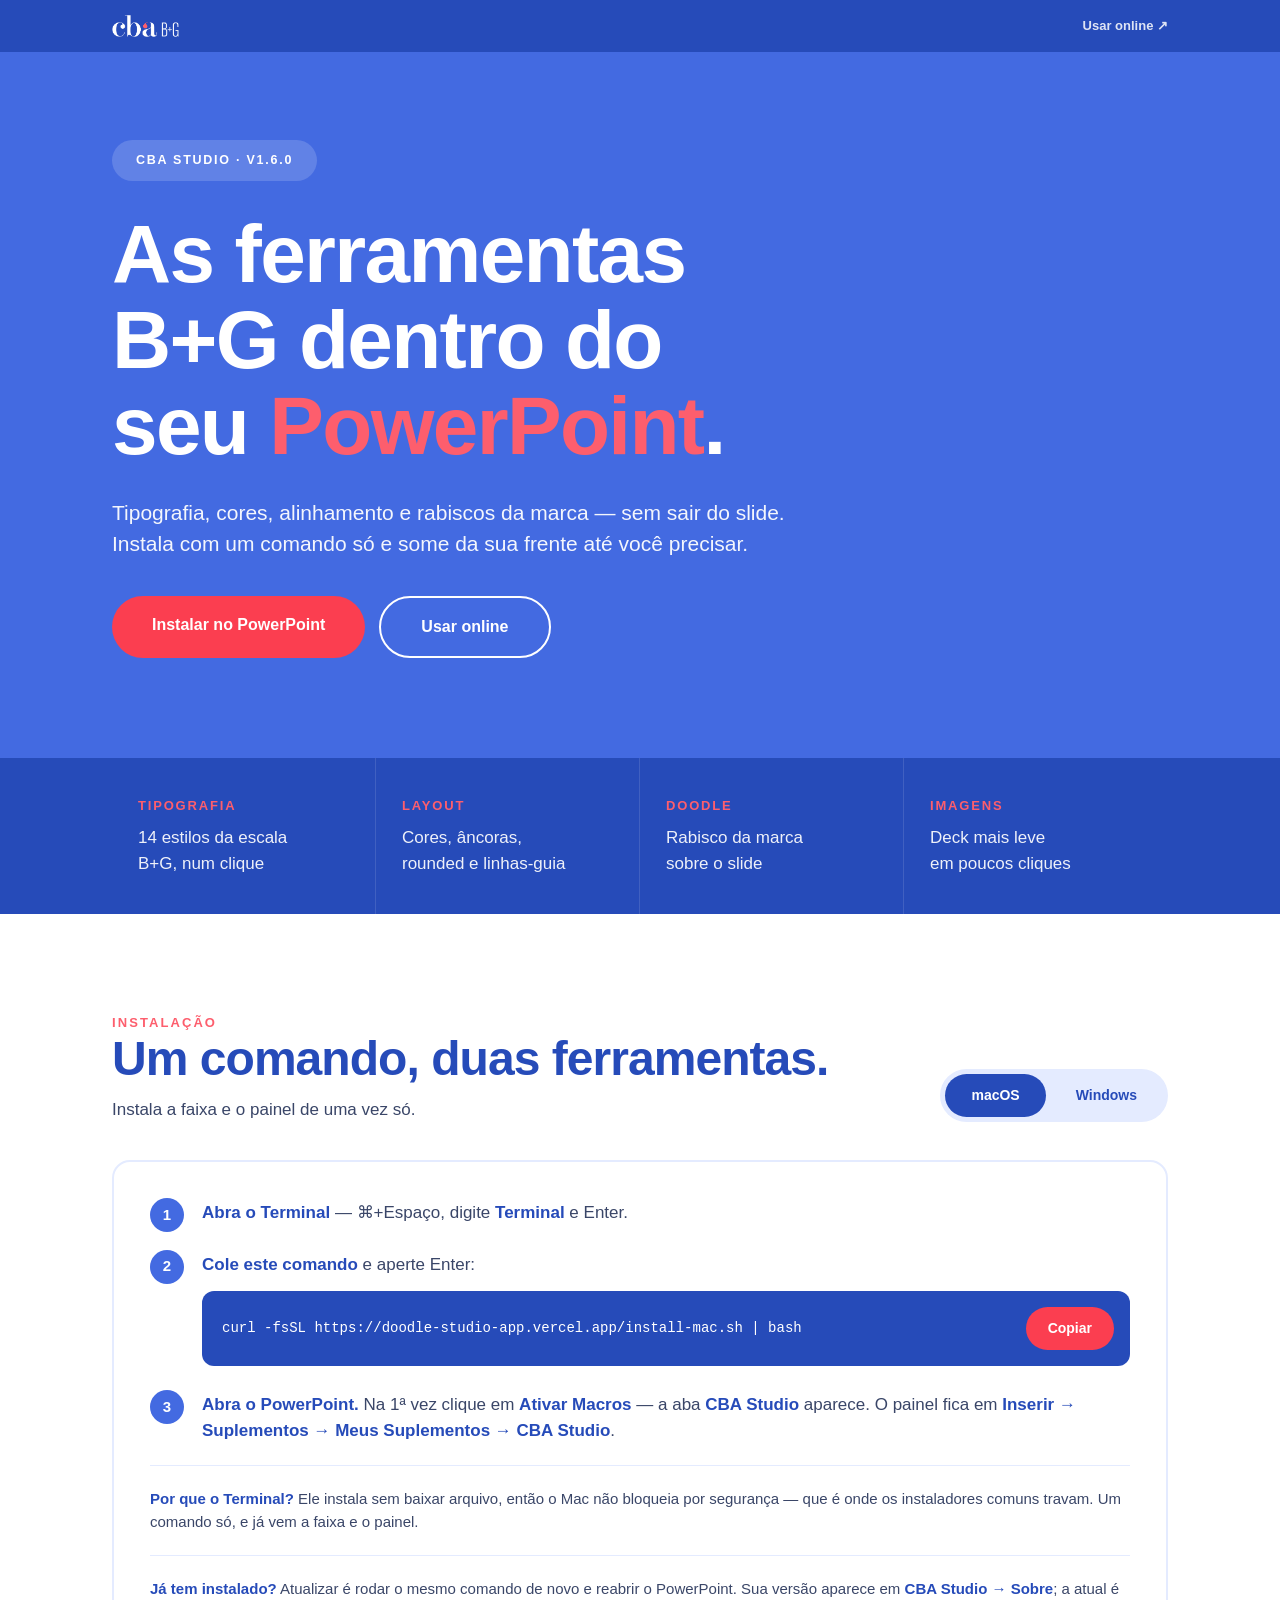
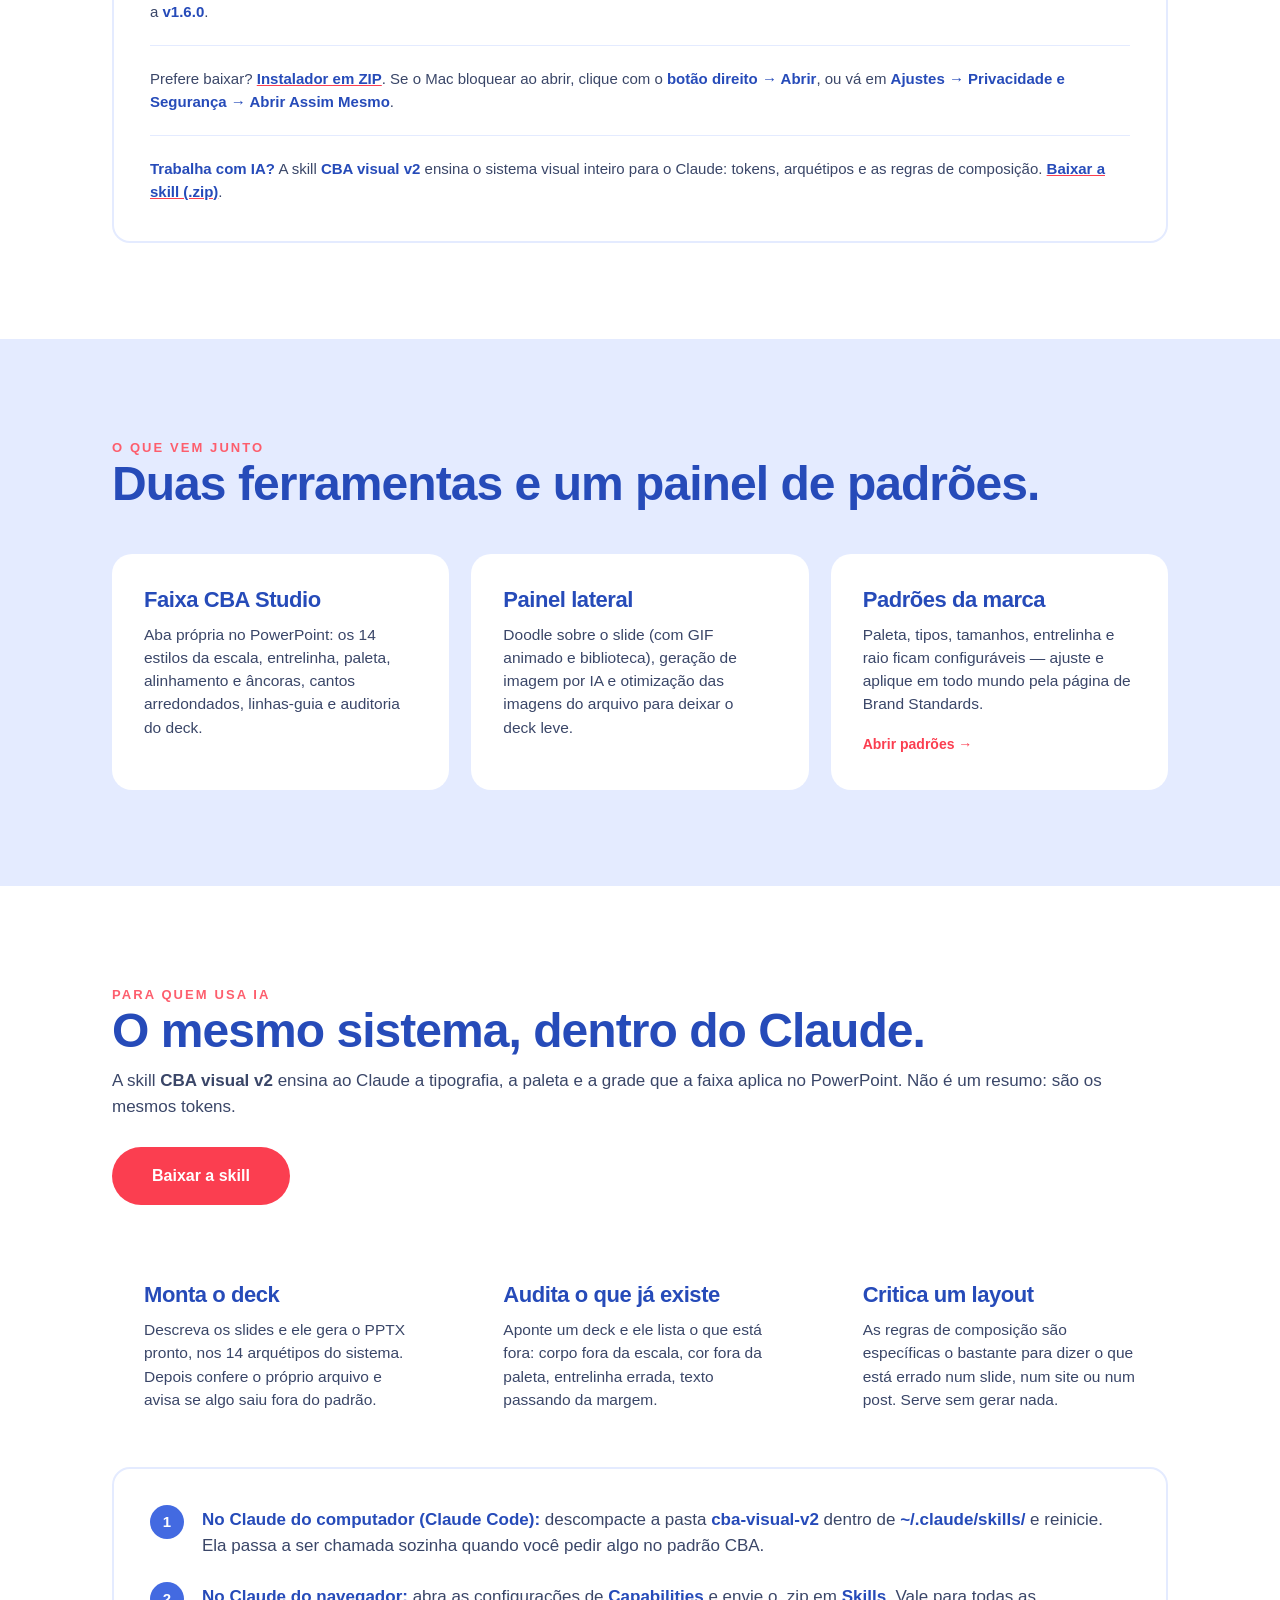
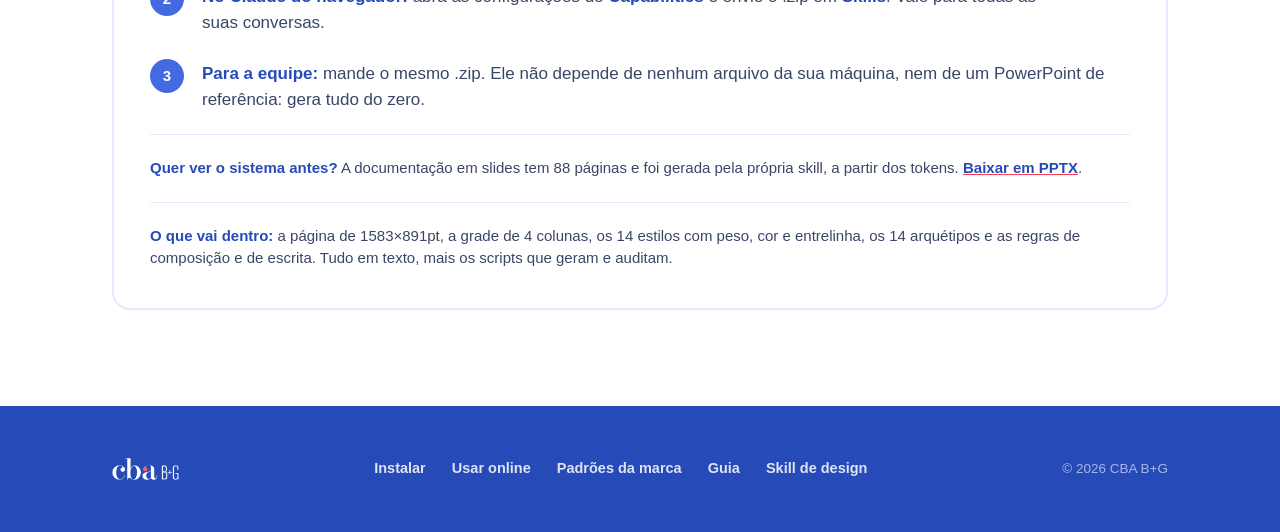
<file: index.html>
<!DOCTYPE html>
<html lang="pt-BR">
<head>
<meta charset="UTF-8" />
<meta name="viewport" content="width=device-width, initial-scale=1.0" />
<title>CBA Studio — ferramentas B+G no PowerPoint</title>
<meta name="description" content="A faixa CBA Studio e o painel Doodle · Imagem · Otimização. Instale no PowerPoint com um comando só." />
<style>
/* ============================================================
   Sistema visual CBA B+G (mesmos tokens dos protótipos RGM).
   Fontes: apenas pesos 400 e 700 — nunca 800/900.
   ============================================================ */
:root{
  --blue:#436AE1;       /* primária: heroes, botões */
  --navy:#264BB9;       /* títulos e blocos escuros */
  --navy-2:#3A53C6;     /* cards sobre fundo escuro */
  --coral:#FD5E6D;      /* accent: o rosa da marca */
  --coral-btn:#FB3E50;  /* CTA */
  --ice:#E4EBFF; --ice-2:#C6D4FF;
  --gray:#F2F2F2; --white:#FFFFFF; --ink:#3A4668; --maxw:1120px;
}
*{margin:0;padding:0;box-sizing:border-box}
html{scroll-behavior:smooth;scroll-padding-top:70px}
body{font-family:"Avenir Next","Avenir","Segoe UI",-apple-system,BlinkMacSystemFont,sans-serif;
  color:var(--navy);background:var(--white);line-height:1.5;-webkit-font-smoothing:antialiased}
.wrap{max-width:var(--maxw);margin:0 auto;padding:0 32px}
h1,h2,h3{line-height:1.05;letter-spacing:-.02em;font-weight:700}
h2{font-size:clamp(28px,4vw,48px)}
/* balance só em texto curto; pretty evita órfã no corpo */
h1,h2,h3,h4,.card h3,.kpi .l,.linkcard h3{text-wrap:balance}
p,li,.lead,.card p,.linkcard p,.note{text-wrap:pretty}
a{color:var(--coral-btn)}
section{padding:96px 0}

/* ---- barra de topo ---- */
.topbar{background:var(--navy);color:#fff;font-size:13px}
.topbar .wrap{display:flex;align-items:center;justify-content:space-between;height:52px}
.logo-img{height:22px;width:auto;display:block}
.topbar a{color:#fff;text-decoration:none;opacity:.85;font-weight:700}
.topbar a:hover{opacity:1}

/* ---- badges / buttons / eyebrow ---- */
.badge{display:inline-block;background:rgba(255,255,255,.16);color:#fff;font-size:12.5px;font-weight:700;
  letter-spacing:.14em;text-transform:uppercase;padding:11px 24px;border-radius:40px;margin-bottom:30px}
.btn{display:inline-block;background:var(--coral-btn);color:#fff;text-decoration:none;font-weight:700;
  font-size:16px;padding:17px 40px;border-radius:40px;transition:transform .15s,box-shadow .15s;border:none;cursor:pointer}
.btn:hover{transform:translateY(-2px);box-shadow:0 12px 30px rgba(251,62,80,.32)}
.btn.ghost{background:transparent;border:2px solid #fff;color:#fff}
.btn.ghost:hover{box-shadow:none;background:rgba(255,255,255,.1)}
.eyebrow{font-size:13px;font-weight:700;letter-spacing:.16em;text-transform:uppercase;color:var(--coral);margin-bottom:20px}
.lead{font-size:21px;line-height:1.5;font-weight:400}

/* ---- hero ---- */
.hero{background:var(--blue);color:#fff;padding:88px 0 100px}
.hero h1{font-size:clamp(40px,6.4vw,88px);color:#fff;max-width:15ch}
.hero h1 em{font-style:normal;color:var(--coral)}
.hero .lead{color:#fff;opacity:.94;max-width:58ch;margin:28px 0 36px}
.hero .cta-row{display:flex;gap:14px;flex-wrap:wrap}

/* ---- faixa de destaques ---- */
.strip{background:var(--navy);color:#fff;padding:0}
.strip .grid{display:grid;grid-template-columns:repeat(4,1fr)}
.strip .kpi{padding:38px 26px;border-right:1px solid rgba(255,255,255,.12)}
.strip .kpi:last-child{border-right:0}
.strip .n{font-size:13px;font-weight:700;letter-spacing:.14em;text-transform:uppercase;color:var(--coral);margin-bottom:10px}
.strip .l{font-size:17px;color:#fff;opacity:.92}

/* ---- instalação ---- */
.sec-head{display:flex;align-items:flex-end;justify-content:space-between;gap:28px;flex-wrap:wrap;margin-bottom:38px}
.sec-head p{font-size:17px;color:var(--ink);margin-top:12px}
.ostoggle{display:inline-flex;background:var(--ice);border-radius:40px;padding:5px;gap:4px}
.ostoggle button{border:0;background:transparent;font:inherit;font-weight:700;font-size:14px;color:var(--navy);
  padding:11px 26px;border-radius:40px;cursor:pointer;transition:background .15s,color .15s}
.ostoggle button.active{background:var(--navy);color:#fff}

.card{background:#fff;border:2px solid var(--ice);border-radius:18px;padding:38px 36px}
.steps{list-style:none;counter-reset:s}
.steps li{counter-increment:s;position:relative;padding-left:52px;margin-bottom:26px;font-size:17px;color:var(--ink)}
.steps li:last-child{margin-bottom:0}
.steps li::before{content:counter(s);position:absolute;left:0;top:-2px;width:34px;height:34px;border-radius:50%;
  background:var(--blue);color:#fff;font-weight:700;font-size:15px;display:grid;place-items:center}
.steps b{color:var(--navy)}

.code{display:flex;align-items:center;gap:14px;background:var(--navy);border-radius:12px;
  padding:16px 16px 16px 20px;margin-top:14px;flex-wrap:wrap}
.code code{font-family:ui-monospace,SFMono-Regular,Menlo,monospace;font-size:14px;color:#fff;flex:1;min-width:260px;word-break:break-all}
.copy{background:var(--coral-btn);color:#fff;border:0;border-radius:40px;padding:11px 22px;
  font:inherit;font-weight:700;font-size:14px;cursor:pointer;transition:transform .15s}
.copy:hover{transform:translateY(-1px)}

.note{font-size:15px;color:var(--ink);margin-top:22px;padding-top:22px;border-top:1px solid var(--ice)}
.note b{color:var(--navy)}

/* ---- o que vem junto ---- */
.what{background:var(--ice)}
.cards{display:grid;grid-template-columns:repeat(3,1fr);gap:22px;margin-top:44px}
.linkcard{display:block;text-decoration:none;background:#fff;border:2px solid transparent;border-radius:20px;
  padding:32px 30px;transition:border-color .2s,transform .2s,box-shadow .2s;color:var(--navy)}
.linkcard:hover{border-color:var(--blue);transform:translateY(-4px);box-shadow:0 16px 40px rgba(15,32,80,.08)}
.linkcard h3{font-size:22px;margin-bottom:12px}
.linkcard p{font-size:15.5px;color:var(--ink)}
.linkcard .go{display:inline-block;margin-top:18px;font-weight:700;font-size:14px;color:var(--coral-btn)}

/* ---- footer ---- */
footer{background:var(--navy);color:#fff;padding:52px 0}
footer .wrap{display:flex;align-items:center;justify-content:space-between;gap:22px;flex-wrap:wrap}
footer a{color:#fff;text-decoration:none;opacity:.85;font-weight:700;font-size:14.5px}
footer a:hover{opacity:1}
footer .links{display:flex;gap:26px;flex-wrap:wrap}
footer .cr{font-size:13.5px;opacity:.6}

@media (max-width:860px){
  section{padding:64px 0}
  .strip .grid{grid-template-columns:repeat(2,1fr)}
  .strip .kpi:nth-child(2){border-right:0}
  .strip .kpi:nth-child(1),.strip .kpi:nth-child(2){border-bottom:1px solid rgba(255,255,255,.12)}
  .cards{grid-template-columns:1fr}
  .card{padding:28px 22px}
  .sec-head{align-items:flex-start}
}
@media (prefers-reduced-motion:reduce){*{transition:none!important}}
</style>
</head>
<body>

<div class="topbar">
  <div class="wrap">
    <img class="logo-img" src="/assets/logo-cba.png" alt="CBA B+G" />
    <a href="/v2.html" target="_blank" rel="noopener">Usar online ↗</a>
  </div>
</div>

<main>
  <section class="hero">
    <div class="wrap">
      <span class="badge">CBA Studio · v1.6.0</span>
      <h1>As ferramentas B+G dentro do seu <em>PowerPoint</em>.</h1>
      <p class="lead">Tipografia, cores, alinhamento e rabiscos da marca — sem sair do slide.
        Instala com um comando só e some da sua frente até você precisar.</p>
      <div class="cta-row">
        <a class="btn" href="#instalar">Instalar no PowerPoint</a>
        <a class="btn ghost" href="/v2.html" target="_blank" rel="noopener">Usar online</a>
      </div>
    </div>
  </section>

  <div class="strip">
    <div class="wrap">
      <div class="grid">
        <div class="kpi"><div class="n">Tipografia</div><div class="l">14 estilos da escala B+G, num clique</div></div>
        <div class="kpi"><div class="n">Layout</div><div class="l">Cores, âncoras, rounded e linhas-guia</div></div>
        <div class="kpi"><div class="n">Doodle</div><div class="l">Rabisco da marca sobre o slide</div></div>
        <div class="kpi"><div class="n">Imagens</div><div class="l">Deck mais leve em poucos cliques</div></div>
      </div>
    </div>
  </div>

  <section id="instalar">
    <div class="wrap">
      <div class="sec-head">
        <div>
          <span class="eyebrow">Instalação</span>
          <h2>Um comando, duas ferramentas.</h2>
          <p>Instala a faixa e o painel de uma vez só.</p>
        </div>
        <div class="ostoggle" id="osToggle" role="group" aria-label="Sistema operacional">
          <button data-os="mac" class="active">macOS</button>
          <button data-os="win">Windows</button>
        </div>
      </div>

      <!-- MAC -->
      <div class="os-mac card">
        <ol class="steps">
          <li><b>Abra o Terminal</b> — ⌘+Espaço, digite <b>Terminal</b> e Enter.</li>
          <li><b>Cole este comando</b> e aperte Enter:
            <div class="code">
              <code id="cmd">curl -fsSL https://doodle-studio-app.vercel.app/install-mac.sh | bash</code>
              <button class="copy" id="copyBtn" type="button">Copiar</button>
            </div>
          </li>
          <li><b>Abra o PowerPoint.</b> Na 1ª vez clique em <b>Ativar Macros</b> — a aba <b>CBA Studio</b> aparece. O painel fica em <b>Inserir → Suplementos → Meus Suplementos → CBA Studio</b>.</li>
        </ol>
        <p class="note"><b>Por que o Terminal?</b> Ele instala sem baixar arquivo, então o Mac não bloqueia por segurança — que é onde os instaladores comuns travam. Um comando só, e já vem a faixa e o painel.</p>
        <p class="note"><b>Já tem instalado?</b> Atualizar é rodar o mesmo comando de novo e reabrir o PowerPoint. Sua versão aparece em <b>CBA Studio → Sobre</b>; a atual é a <b>v1.6.0</b>.</p>
        <p class="note">Prefere baixar? <a href="/download/CBA-Studio-instalador.zip" download><b>Instalador em ZIP</b></a>. Se o Mac bloquear ao abrir, clique com o <b>botão direito → Abrir</b>, ou vá em <b>Ajustes → Privacidade e Segurança → Abrir Assim Mesmo</b>.</p>
        <p class="note"><b>Trabalha com IA?</b> A skill <b>CBA visual v2</b> ensina o sistema visual inteiro para o Claude: tokens, arquétipos e as regras de composição. <a href="/download/cba-visual-v2.zip" download><b>Baixar a skill (.zip)</b></a>.</p>
      </div>

      <!-- WINDOWS -->
      <div class="os-win card" hidden>
        <ol class="steps">
          <li><b>Faixa:</b> baixe o <a href="/download/BG-DoodleStudio.ppam" download><b>add-in (.ppam)</b></a> e rode o <a href="/download/instalar-faixa-windows.bat" download><b>instalador (.bat)</b></a>. Abra o PowerPoint → <b>Ativar Macros</b> → a aba <b>CBA Studio</b> aparece.</li>
          <li><b>Painel:</b> baixe o <a href="/download/manifest.xml" download><b>manifest.xml</b></a>. No PowerPoint: <b>Inserir → Suplementos → Meus Suplementos → Carregar Meu Suplemento</b> → escolha o manifest.xml.</li>
        </ol>
        <p class="note">Tudo num arquivo só: <a href="/download/CBA-Studio-instalador.zip" download><b>Instalador em ZIP</b></a>. O instalador Windows está em beta — se a faixa não aparecer, adicione o .ppam manualmente em Arquivo → Opções → Suplementos.</p>
        <p class="note"><b>Já tem instalado?</b> Atualizar é baixar e rodar o instalador de novo. Sua versão aparece em <b>CBA Studio → Sobre</b>; a atual é a <b>v1.6.0</b>.</p>
        <p class="note"><b>Trabalha com IA?</b> A skill <b>CBA visual v2</b> ensina o sistema visual inteiro para o Claude: tokens, arquétipos e as regras de composição. <a href="/download/cba-visual-v2.zip" download><b>Baixar a skill (.zip)</b></a>.</p>
      </div>
    </div>
  </section>

  <section class="what">
    <div class="wrap">
      <span class="eyebrow">O que vem junto</span>
      <h2>Duas ferramentas e um painel de padrões.</h2>
      <div class="cards">
        <div class="linkcard">
          <h3>Faixa CBA Studio</h3>
          <p>Aba própria no PowerPoint: os 14 estilos da escala, entrelinha, paleta, alinhamento e âncoras,
            cantos arredondados, linhas-guia e auditoria do deck.</p>
        </div>
        <div class="linkcard">
          <h3>Painel lateral</h3>
          <p>Doodle sobre o slide (com GIF animado e biblioteca), geração de imagem por IA e
            otimização das imagens do arquivo para deixar o deck leve.</p>
        </div>
        <a class="linkcard" href="/config.html" target="_blank" rel="noopener">
          <h3>Padrões da marca</h3>
          <p>Paleta, tipos, tamanhos, entrelinha e raio ficam configuráveis — ajuste e aplique
            em todo mundo pela página de Brand Standards.</p>
          <span class="go">Abrir padrões →</span>
        </a>
      </div>
    </div>
  </section>

  <section id="skill">
    <div class="wrap">
      <div class="sec-head">
        <div>
          <span class="eyebrow">Para quem usa IA</span>
          <h2>O mesmo sistema, dentro do Claude.</h2>
          <p>A skill <b>CBA visual v2</b> ensina ao Claude a tipografia, a paleta e a grade
            que a faixa aplica no PowerPoint. Não é um resumo: são os mesmos tokens.</p>
        </div>
        <a class="btn" href="/download/cba-visual-v2.zip" download>Baixar a skill</a>
      </div>

      <div class="cards">
        <div class="linkcard">
          <h3>Monta o deck</h3>
          <p>Descreva os slides e ele gera o PPTX pronto, nos 14 arquétipos do sistema.
            Depois confere o próprio arquivo e avisa se algo saiu fora do padrão.</p>
        </div>
        <div class="linkcard">
          <h3>Audita o que já existe</h3>
          <p>Aponte um deck e ele lista o que está fora: corpo fora da escala, cor fora da
            paleta, entrelinha errada, texto passando da margem.</p>
        </div>
        <div class="linkcard">
          <h3>Critica um layout</h3>
          <p>As regras de composição são específicas o bastante para dizer o que está errado
            num slide, num site ou num post. Serve sem gerar nada.</p>
        </div>
      </div>

      <div class="card" style="margin-top:22px">
        <ol class="steps">
          <li><b>No Claude do computador (Claude Code):</b> descompacte a pasta
            <b>cba-visual-v2</b> dentro de <b>~/.claude/skills/</b> e reinicie. Ela passa a
            ser chamada sozinha quando você pedir algo no padrão CBA.</li>
          <li><b>No Claude do navegador:</b> abra as configurações de <b>Capabilities</b> e
            envie o .zip em <b>Skills</b>. Vale para todas as suas conversas.</li>
          <li><b>Para a equipe:</b> mande o mesmo .zip. Ele não depende de nenhum arquivo da
            sua máquina, nem de um PowerPoint de referência: gera tudo do zero.</li>
        </ol>
        <p class="note"><b>Quer ver o sistema antes?</b> A documentação em slides tem 88 páginas
          e foi gerada pela própria skill, a partir dos tokens.
          <a href="/download/CBA-Design-System.pptx" download><b>Baixar em PPTX</b></a>.</p>
        <p class="note"><b>O que vai dentro:</b> a página de 1583×891pt, a grade de 4 colunas,
          os 14 estilos com peso, cor e entrelinha, os 14 arquétipos e as regras de composição
          e de escrita. Tudo em texto, mais os scripts que geram e auditam.</p>
      </div>
    </div>
  </section>
</main>

<footer>
  <div class="wrap">
    <img class="logo-img" src="/assets/logo-cba.png" alt="CBA B+G" />
    <div class="links">
      <a href="#instalar">Instalar</a>
      <a href="/v2.html" target="_blank" rel="noopener">Usar online</a>
      <a href="/config.html" target="_blank" rel="noopener">Padrões da marca</a>
      <a href="/download/LEIA-ME.txt" target="_blank" rel="noopener">Guia</a>
      <a href="#skill">Skill de design</a>
    </div>
    <span class="cr">© 2026 CBA B+G</span>
  </div>
</footer>

<script>
  (function () {
    // alterna macOS / Windows
    var toggle = document.getElementById('osToggle');
    var btns = toggle.querySelectorAll('button');
    function setOS(os) {
      btns.forEach(function (b) { b.classList.toggle('active', b.getAttribute('data-os') === os); });
      document.querySelectorAll('.os-mac').forEach(function (el) { el.hidden = (os !== 'mac'); });
      document.querySelectorAll('.os-win').forEach(function (el) { el.hidden = (os !== 'win'); });
    }
    btns.forEach(function (b) { b.addEventListener('click', function () { setOS(b.getAttribute('data-os')); }); });
    if (/Win/i.test(navigator.platform || navigator.userAgent)) setOS('win');

    // copiar o comando de instalação
    var copyBtn = document.getElementById('copyBtn');
    var cmd = document.getElementById('cmd');
    function done() { copyBtn.textContent = 'Copiado ✓'; setTimeout(function () { copyBtn.textContent = 'Copiar'; }, 1800); }
    function fallback() {
      var r = document.createRange(); r.selectNode(cmd);
      var s = window.getSelection(); s.removeAllRanges(); s.addRange(r);
      try { document.execCommand('copy'); done(); } catch (e) {}
      s.removeAllRanges();
    }
    copyBtn.addEventListener('click', function () {
      if (navigator.clipboard && navigator.clipboard.writeText) {
        navigator.clipboard.writeText(cmd.textContent).then(done).catch(fallback);
      } else { fallback(); }
    });
  })();
</script>
</body>
</html>
</file>
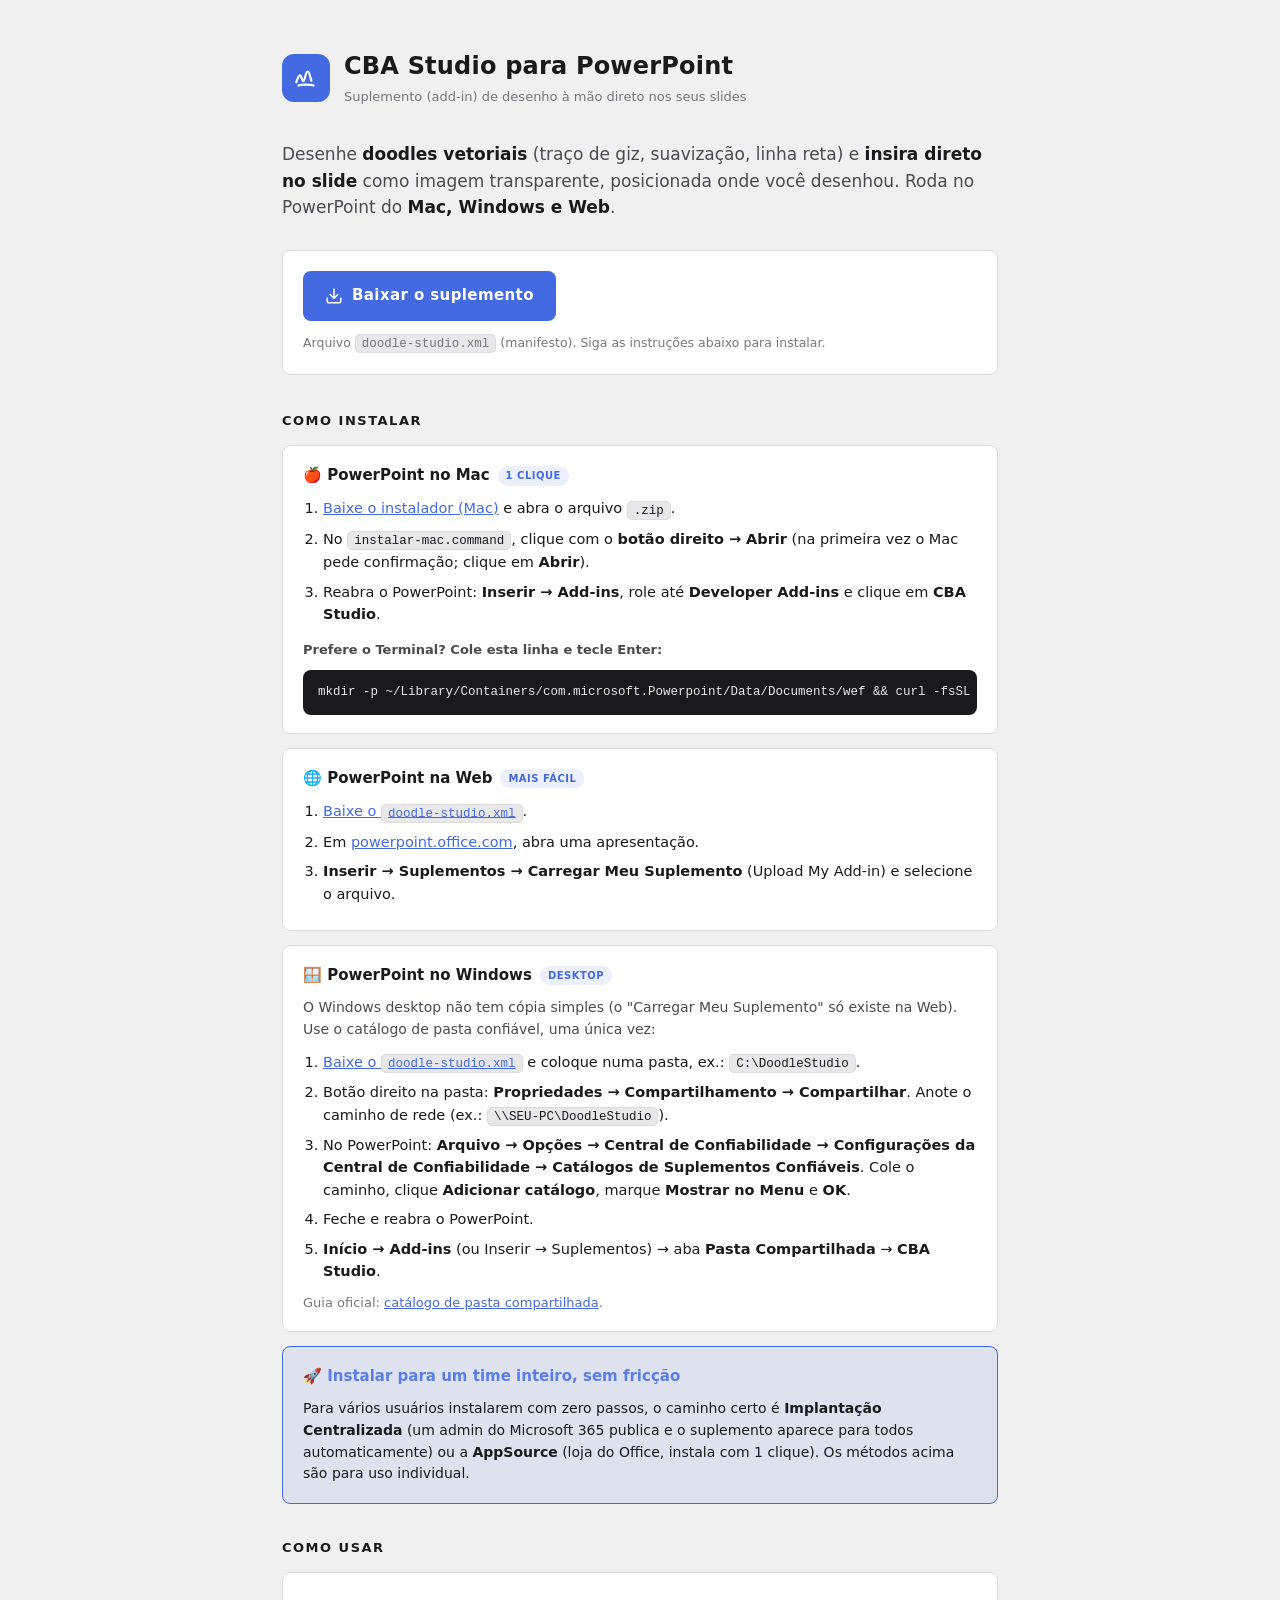
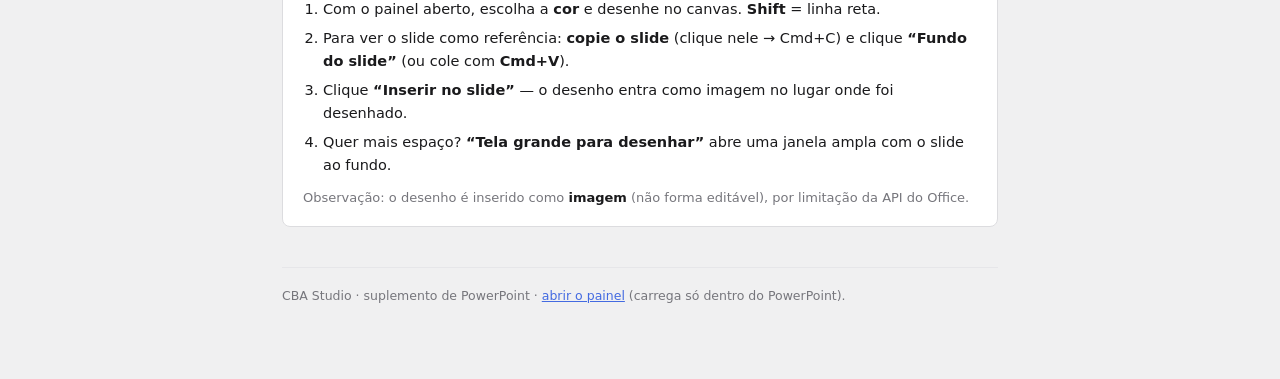
<file: v3-powerpoint-addin/index.html>
<!DOCTYPE html>
<html lang="pt-BR">
<head>
  <meta charset="UTF-8" />
  <meta name="viewport" content="width=device-width, initial-scale=1.0" />
  <title>CBA Studio para PowerPoint — Instalar</title>
  <style>
    :root{
      --bg:#F0F0F1; --surface:#FFFFFF; --surface-2:#F2F2F4; --surface-3:#E8E8EB;
      --border:#DCDCDF; --border-2:#E6E6E9; --text:#1A1A1C; --muted:#76767C; --muted-2:#4A4A50;
      --accent:#436AE1; --accent-2:#5A7DE8; --accent-soft:rgba(67,106,225,.10); --radius:8px;
    }
    *{box-sizing:border-box;}
    body{margin:0;background:var(--bg);color:var(--text);
      font-family:ui-sans-serif,system-ui,-apple-system,"Segoe UI",Roboto,sans-serif;
      -webkit-font-smoothing:antialiased;line-height:1.55;}
    .wrap{max-width:760px;margin:0 auto;padding:48px 22px 80px;}
    header{display:flex;align-items:center;gap:14px;margin-bottom:34px;}
    .logo{width:48px;height:48px;border-radius:12px;background:var(--accent);color:#fff;display:grid;place-items:center;flex-shrink:0;}
    .logo svg{width:26px;height:26px;fill:none;stroke:currentColor;stroke-width:2;stroke-linecap:round;stroke-linejoin:round;}
    h1{margin:0;font-size:24px;font-weight:800;letter-spacing:.2px;}
    header p{margin:2px 0 0;color:var(--muted);font-size:13px;}
    .lead{font-size:17px;color:var(--muted-2);margin:0 0 30px;}
    .lead b{color:var(--text);}
    .cta{display:flex;flex-wrap:wrap;gap:12px;align-items:center;padding:20px;background:var(--surface);
      border:1px solid var(--border);border-radius:var(--radius);margin-bottom:36px;}
    .dl{display:inline-flex;align-items:center;gap:9px;background:var(--accent);color:#fff;text-decoration:none;
      font-weight:800;letter-spacing:.4px;padding:13px 22px;border-radius:var(--radius);font-size:15px;transition:background .12s;}
    .dl:hover{background:var(--accent-2);}
    .dl svg{width:18px;height:18px;fill:none;stroke:currentColor;stroke-width:2;stroke-linecap:round;stroke-linejoin:round;}
    .cta small{color:var(--muted);font-size:12.5px;}
    h2{font-size:13px;letter-spacing:1.5px;text-transform:uppercase;color:var(--text);margin:34px 0 14px;}
    .card{background:var(--surface);border:1px solid var(--border);border-radius:var(--radius);padding:18px 20px;margin-bottom:14px;}
    .card h3{margin:0 0 10px;font-size:15px;font-weight:800;display:flex;align-items:center;gap:8px;}
    .tag{font-size:10px;letter-spacing:.5px;text-transform:uppercase;font-weight:700;color:var(--accent);background:var(--accent-soft);padding:2px 8px;border-radius:999px;}
    ol{margin:0;padding-left:20px;}
    ol li{margin:7px 0;font-size:14.5px;}
    code{background:var(--surface-3);border:1px solid var(--border);border-radius:5px;padding:1.5px 6px;font-family:ui-monospace,Menlo,Consolas,monospace;font-size:12.5px;word-break:break-all;}
    pre{background:#1A1A1C;color:#E8E8EB;border-radius:var(--radius);padding:13px 15px;overflow:auto;font-size:12.5px;margin:10px 0 0;}
    .muted{color:var(--muted);font-size:13px;}
    a{color:var(--accent);}
    .steps b{color:var(--text);}
    footer{margin-top:40px;color:var(--muted);font-size:12.5px;border-top:1px solid var(--border-2);padding-top:18px;}
  </style>
</head>
<body>
  <div class="wrap">
    <header>
      <div class="logo" aria-hidden="true">
        <svg viewBox="0 0 24 24"><path d="M3 16c1.2-3.5 2-6.5 3.5-6.5S8 15 9.5 15s2-9 4-9 2.3 6 3.5 8.5"/><path d="M5 19c3-1.2 11-1.2 14 0"/></svg>
      </div>
      <div>
        <h1>CBA Studio para PowerPoint</h1>
        <p>Suplemento (add-in) de desenho à mão direto nos seus slides</p>
      </div>
    </header>

    <p class="lead">Desenhe <b>doodles vetoriais</b> (traço de giz, suavização, linha reta) e <b>insira direto no slide</b> como imagem transparente, posicionada onde você desenhou. Roda no PowerPoint do <b>Mac, Windows e Web</b>.</p>

    <div class="cta">
      <a class="dl" href="manifest.xml" download="doodle-studio.xml">
        <svg viewBox="0 0 24 24"><path d="M21 15v4a2 2 0 0 1-2 2H5a2 2 0 0 1-2-2v-4"/><polyline points="7 10 12 15 17 10"/><line x1="12" y1="15" x2="12" y2="3"/></svg>
        Baixar o suplemento
      </a>
      <small>Arquivo <code>doodle-studio.xml</code> (manifesto). Siga as instruções abaixo para instalar.</small>
    </div>

    <h2>Como instalar</h2>

    <div class="card steps">
      <h3>🍎 PowerPoint no Mac <span class="tag">1 clique</span></h3>
      <ol>
        <li><a href="instalar-mac.zip" download>Baixe o instalador (Mac)</a> e abra o arquivo <code>.zip</code>.</li>
        <li>No <code>instalar-mac.command</code>, clique com o <b>botão direito → Abrir</b> (na primeira vez o Mac pede confirmação; clique em <b>Abrir</b>).</li>
        <li>Reabra o PowerPoint: <b>Inserir → Add-ins</b>, role até <b>Developer Add-ins</b> e clique em <b>CBA Studio</b>.</li>
      </ol>
      <p style="margin:14px 0 6px;font-size:13px;color:var(--muted-2);font-weight:700;">Prefere o Terminal? Cole esta linha e tecle Enter:</p>
      <pre>mkdir -p ~/Library/Containers/com.microsoft.Powerpoint/Data/Documents/wef &amp;&amp; curl -fsSL https://doodle-studio-app.vercel.app/manifest.xml -o ~/Library/Containers/com.microsoft.Powerpoint/Data/Documents/wef/doodle-studio.xml &amp;&amp; osascript -e 'tell application "Microsoft PowerPoint" to quit'</pre>
    </div>

    <div class="card steps">
      <h3>🌐 PowerPoint na Web <span class="tag">mais fácil</span></h3>
      <ol>
        <li><a href="manifest.xml" download="doodle-studio.xml">Baixe o <code>doodle-studio.xml</code></a>.</li>
        <li>Em <a href="https://powerpoint.office.com" target="_blank" rel="noopener">powerpoint.office.com</a>, abra uma apresentação.</li>
        <li><b>Inserir → Suplementos → Carregar Meu Suplemento</b> (Upload My Add-in) e selecione o arquivo.</li>
      </ol>
    </div>

    <div class="card steps">
      <h3>🪟 PowerPoint no Windows <span class="tag">desktop</span></h3>
      <p style="margin:0 0 10px;font-size:14px;color:var(--muted-2);">O Windows desktop não tem cópia simples (o "Carregar Meu Suplemento" só existe na Web). Use o catálogo de pasta confiável, uma única vez:</p>
      <ol>
        <li><a href="manifest.xml" download="doodle-studio.xml">Baixe o <code>doodle-studio.xml</code></a> e coloque numa pasta, ex.: <code>C:\DoodleStudio</code>.</li>
        <li>Botão direito na pasta: <b>Propriedades → Compartilhamento → Compartilhar</b>. Anote o caminho de rede (ex.: <code>\\SEU-PC\DoodleStudio</code>).</li>
        <li>No PowerPoint: <b>Arquivo → Opções → Central de Confiabilidade → Configurações da Central de Confiabilidade → Catálogos de Suplementos Confiáveis</b>. Cole o caminho, clique <b>Adicionar catálogo</b>, marque <b>Mostrar no Menu</b> e <b>OK</b>.</li>
        <li>Feche e reabra o PowerPoint.</li>
        <li><b>Início → Add-ins</b> (ou Inserir → Suplementos) → aba <b>Pasta Compartilhada</b> → <b>CBA Studio</b>.</li>
      </ol>
      <p class="muted" style="margin:10px 0 0;">Guia oficial: <a href="https://learn.microsoft.com/office/dev/add-ins/testing/create-a-network-shared-folder-catalog-for-task-pane-and-content-add-ins?product=powerpoint" target="_blank" rel="noopener">catálogo de pasta compartilhada</a>.</p>
    </div>

    <div class="card" style="background:var(--accent-soft);border-color:var(--accent);">
      <h3 style="color:var(--accent-2);">🚀 Instalar para um time inteiro, sem fricção</h3>
      <p style="margin:0;font-size:14px;">Para vários usuários instalarem com zero passos, o caminho certo é <b>Implantação Centralizada</b> (um admin do Microsoft 365 publica e o suplemento aparece para todos automaticamente) ou a <b>AppSource</b> (loja do Office, instala com 1 clique). Os métodos acima são para uso individual.</p>
    </div>

    <h2>Como usar</h2>
    <div class="card steps">
      <ol>
        <li>Com o painel aberto, escolha a <b>cor</b> e desenhe no canvas. <b>Shift</b> = linha reta.</li>
        <li>Para ver o slide como referência: <b>copie o slide</b> (clique nele → Cmd+C) e clique <b>“Fundo do slide”</b> (ou cole com <b>Cmd+V</b>).</li>
        <li>Clique <b>“Inserir no slide”</b> — o desenho entra como imagem no lugar onde foi desenhado.</li>
        <li>Quer mais espaço? <b>“Tela grande para desenhar”</b> abre uma janela ampla com o slide ao fundo.</li>
      </ol>
      <p class="muted" style="margin:12px 0 0;">Observação: o desenho é inserido como <b>imagem</b> (não forma editável), por limitação da API do Office.</p>
    </div>

    <footer>
      CBA Studio · suplemento de PowerPoint · <a href="src/taskpane/taskpane.html">abrir o painel</a> (carrega só dentro do PowerPoint).
    </footer>
  </div>
</body>
</html>
</file>
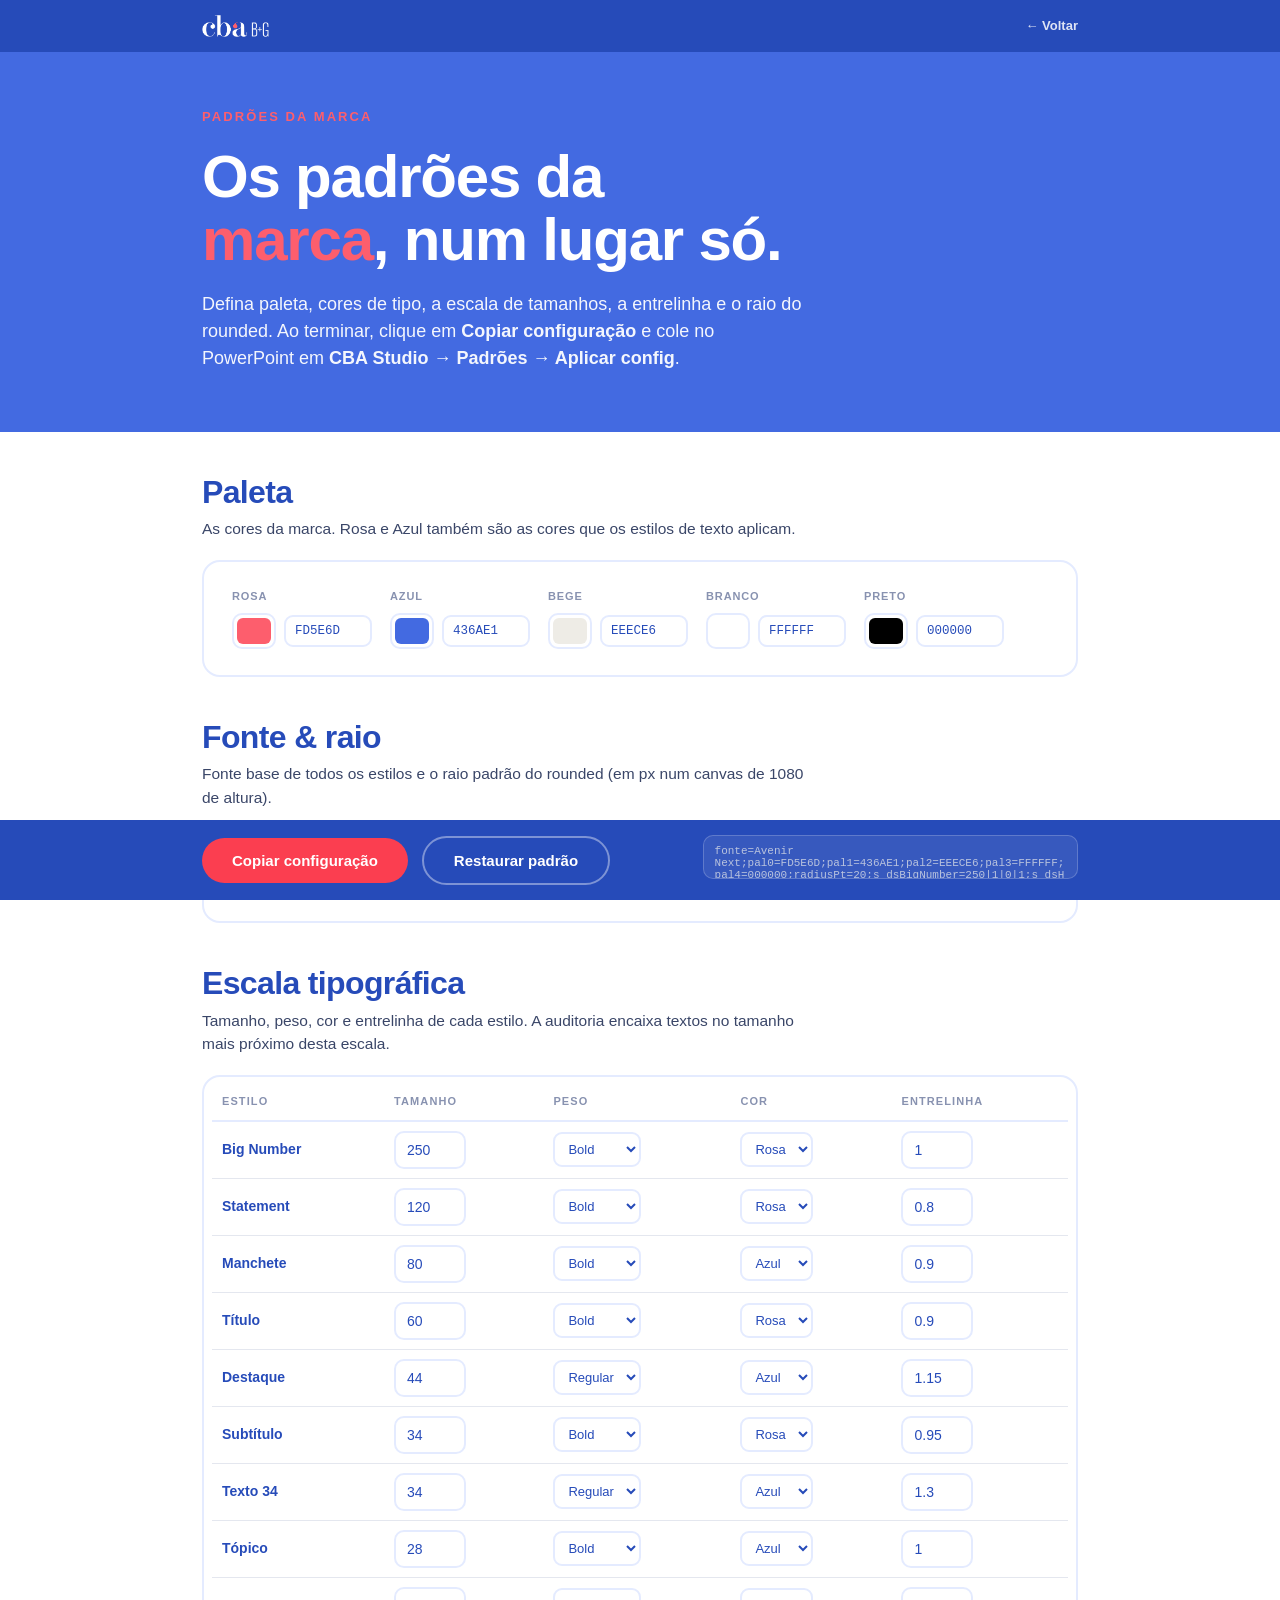
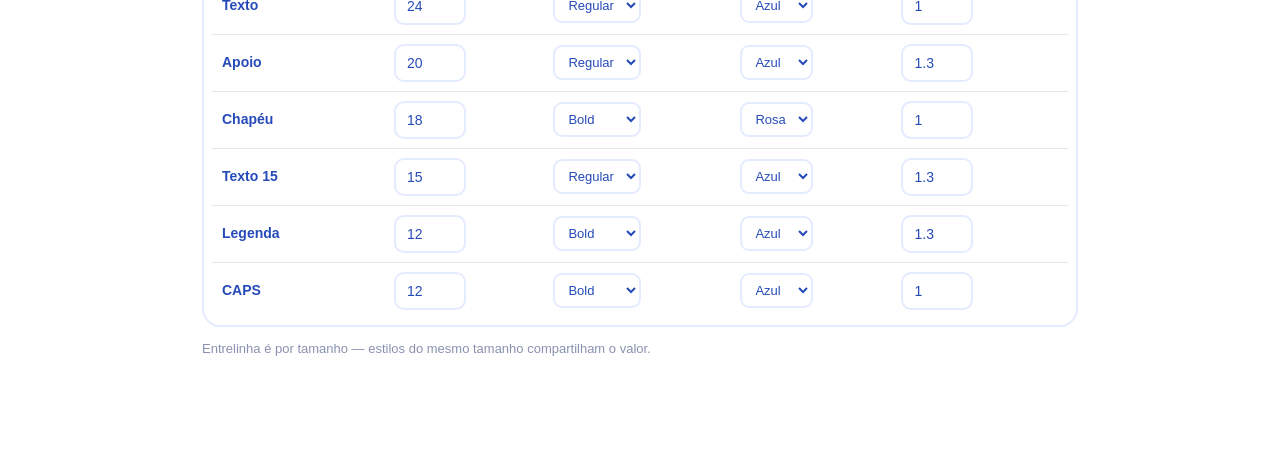
<file: config.html>
<!DOCTYPE html>
<html lang="pt-BR">
<head>
<meta charset="UTF-8" />
<meta name="viewport" content="width=device-width, initial-scale=1.0" />
<title>CBA Studio — Brand Standards</title>
<meta name="description" content="Ajuste os padrões da marca (paleta, cores de tipo, escala de tamanhos, entrelinha e raio) e copie a configuração para o add-in CBA Studio." />
<style>
  /* Sistema visual CBA B+G (mesmos tokens da landing). Pesos 400 e 700. */
  :root{
    --blue:#436AE1; --navy:#264BB9; --coral:#FD5E6D; --coral-btn:#FB3E50;
    --ice:#E4EBFF; --gray:#F2F2F2; --white:#FFFFFF; --ink:#3A4668; --muted:#8892b0;
    --line:#E4E7EF; --radius:18px;
    --font:"Avenir Next","Avenir","Segoe UI",-apple-system,BlinkMacSystemFont,sans-serif;
  }
  *{box-sizing:border-box;margin:0;padding:0;}
  body{background:var(--white);color:var(--navy);font-family:var(--font);line-height:1.5;-webkit-font-smoothing:antialiased;padding-bottom:104px;}
  .wrap{max-width:940px;margin:0 auto;padding:0 32px;}
  h1,h2{line-height:1.05;letter-spacing:-.02em;font-weight:700;}
  a{color:var(--coral-btn);}

  /* topo navy */
  .topbar{background:var(--navy);color:#fff;}
  .topbar .wrap{display:flex;align-items:center;justify-content:space-between;height:52px;}
  .logo-img{height:22px;width:auto;display:block;}
  .topbar a{color:#fff;text-decoration:none;opacity:.85;font-weight:700;font-size:13px;}
  .topbar a:hover{opacity:1;}

  /* hero azul */
  .hero{background:var(--blue);color:#fff;padding:52px 0 60px;}
  .eyebrow{display:inline-block;font-size:13px;font-weight:700;letter-spacing:.16em;text-transform:uppercase;color:var(--coral);margin-bottom:18px;}
  .hero h1{font-size:clamp(34px,5vw,60px);color:#fff;margin-bottom:20px;max-width:18ch;}
  .hero h1 em{font-style:normal;color:var(--coral);}
  .hero p{font-size:18px;color:#fff;opacity:.94;max-width:60ch;}
  .hero p b{font-weight:700;}

  section{padding:44px 0 0;}
  .sec-head{margin-bottom:20px;}
  .sec-head h2{font-size:clamp(24px,3vw,32px);margin-bottom:8px;}
  .sec-head p{color:var(--ink);font-size:15.5px;max-width:70ch;}
  .card{background:var(--white);border:2px solid var(--ice);border-radius:var(--radius);padding:26px 28px;}

  .palette{display:flex;flex-wrap:wrap;gap:18px;}
  .swatch{display:flex;flex-direction:column;gap:8px;align-items:flex-start;}
  .swatch label{font-size:11px;font-weight:700;letter-spacing:.08em;text-transform:uppercase;color:var(--muted);}
  .swatch .row{display:flex;align-items:center;gap:8px;}
  input[type=color]{-webkit-appearance:none;appearance:none;width:44px;height:36px;border:2px solid var(--ice);border-radius:10px;background:none;cursor:pointer;padding:0;}
  input[type=color]::-webkit-color-swatch-wrapper{padding:3px;}
  input[type=color]::-webkit-color-swatch{border:none;border-radius:6px;}
  .hex{width:88px;font-family:ui-monospace,Menlo,monospace;font-size:12.5px;text-transform:uppercase;border:2px solid var(--ice);border-radius:9px;padding:7px 9px;background:var(--white);color:var(--navy);}

  .field{display:flex;align-items:center;gap:11px;flex-wrap:wrap;}
  .field label{font-size:13px;font-weight:700;color:var(--navy);}
  input[type=text],input[type=number]{font-family:inherit;font-size:14px;border:2px solid var(--ice);border-radius:10px;padding:9px 11px;background:var(--white);color:var(--navy);}
  input[type=number]{width:82px;}
  input:focus,select:focus,.hex:focus{outline:none;border-color:var(--blue);}

  table{width:100%;border-collapse:collapse;font-size:14px;}
  th{text-align:left;font-size:11px;text-transform:uppercase;letter-spacing:.1em;color:var(--muted);font-weight:700;padding:10px 10px;border-bottom:2px solid var(--ice);}
  td{padding:9px 10px;border-bottom:1px solid var(--line);vertical-align:middle;}
  tr:last-child td{border-bottom:none;}
  td.name{font-weight:700;color:var(--navy);}
  td .sz{width:72px;}
  td .ent{width:72px;}
  select{font-family:inherit;font-size:13px;border:2px solid var(--ice);border-radius:9px;padding:7px 9px;background:var(--white);color:var(--navy);cursor:pointer;}
  .chip{display:inline-block;width:14px;height:14px;border-radius:4px;vertical-align:-2px;margin-right:6px;border:1px solid rgba(0,0,0,.08);}

  /* barra fixa navy */
  .bar{position:fixed;left:0;right:0;bottom:0;background:var(--navy);padding-bottom:env(safe-area-inset-bottom);}
  .bar .wrap{display:flex;align-items:center;gap:14px;height:80px;}
  .btn{display:inline-flex;align-items:center;gap:8px;font-family:inherit;font-weight:700;font-size:15px;padding:14px 30px;border-radius:40px;border:none;cursor:pointer;transition:transform .15s,box-shadow .15s;}
  .btn-primary{background:var(--coral-btn);color:#fff;}
  .btn-primary:hover{transform:translateY(-2px);box-shadow:0 10px 26px rgba(251,62,80,.32);}
  .btn-ghost{background:transparent;color:#fff;border:2px solid rgba(255,255,255,.4);}
  .btn-ghost:hover{background:rgba(255,255,255,.12);}
  .out{flex:1;min-width:0;}
  .out textarea{width:100%;height:44px;resize:none;font-family:ui-monospace,Menlo,monospace;font-size:11px;border:1px solid rgba(255,255,255,.2);border-radius:10px;padding:9px 11px;background:rgba(255,255,255,.08);color:#B9C3DE;}
  .ok{color:#7ee0a8;font-weight:700;font-size:13px;white-space:nowrap;opacity:0;transition:opacity .2s;}
  .ok.show{opacity:1;}
  .hint{font-size:13px;color:var(--muted);margin-top:12px;}
  @media(max-width:680px){ .bar .wrap{height:auto;flex-wrap:wrap;padding:12px 0;} .out{order:3;width:100%;} }
</style>
</head>
<body>
  <div class="topbar">
    <div class="wrap">
      <img class="logo-img" src="/assets/logo-cba.png" alt="CBA B+G" />
      <a href="/">← Voltar</a>
    </div>
  </div>

  <div class="hero">
    <div class="wrap">
      <span class="eyebrow">Padrões da marca</span>
      <h1>Os padrões da <em>marca</em>, num lugar só.</h1>
      <p>Defina paleta, cores de tipo, a escala de tamanhos, a entrelinha e o raio do rounded. Ao terminar, clique em <b>Copiar configuração</b> e cole no PowerPoint em <b>CBA Studio → Padrões → Aplicar config</b>.</p>
    </div>
  </div>

  <div class="wrap">
    <section>
      <div class="sec-head"><h2>Paleta</h2><p>As cores da marca. Rosa e Azul também são as cores que os estilos de texto aplicam.</p></div>
      <div class="card"><div class="palette" id="palette"></div></div>
    </section>

    <section>
      <div class="sec-head"><h2>Fonte &amp; raio</h2><p>Fonte base de todos os estilos e o raio padrão do rounded (em px num canvas de 1080 de altura).</p></div>
      <div class="card" style="display:flex;gap:28px;flex-wrap:wrap;">
        <div class="field"><label>Fonte</label><input type="text" id="fonte" value="Avenir Next" style="width:180px;" /></div>
        <div class="field"><label>Raio padrão</label><input type="number" id="radius" value="20" min="0" step="1" /><span style="color:var(--muted);font-size:13px;">pt</span></div>
      </div>
    </section>

    <section>
      <div class="sec-head"><h2>Escala tipográfica</h2><p>Tamanho, peso, cor e entrelinha de cada estilo. A auditoria encaixa textos no tamanho mais próximo desta escala.</p></div>
      <div class="card" style="padding:6px 8px;">
        <table>
          <thead><tr><th>Estilo</th><th>Tamanho</th><th>Peso</th><th>Cor</th><th>Entrelinha</th></tr></thead>
          <tbody id="styles"></tbody>
        </table>
      </div>
      <p class="hint">Entrelinha é por tamanho — estilos do mesmo tamanho compartilham o valor.</p>
    </section>
  </div>

  <div class="bar"><div class="wrap">
    <button class="btn btn-primary" id="copy">Copiar configuração</button>
    <button class="btn btn-ghost" id="reset">Restaurar padrão</button>
    <span class="ok" id="ok">copiado ✓</span>
    <div class="out"><textarea id="cfgout" readonly spellcheck="false"></textarea></div>
  </div></div>

<script>
  // ---- defaults (espelham SetDefaults no VBA) ----
  var PAL = [
    {key:"pal0", name:"Rosa",   hex:"#FD5E6D"},
    {key:"pal1", name:"Azul",   hex:"#436AE1"},
    {key:"pal2", name:"Bege",   hex:"#EEECE6"},
    {key:"pal3", name:"Branco", hex:"#FFFFFF"},
    {key:"pal4", name:"Preto",  hex:"#000000"}
  ];
  // role: 0 = rosa(pal0), 1 = azul(pal1)
  var STYLES = [
    {id:"dsBigNumber",  name:"Big Number", size:250, bold:1, role:0, ent:1.0},
    {id:"dsHero",       name:"Statement",  size:120, bold:1, role:0, ent:0.8},
    {id:"dsMega",       name:"Manchete",   size:80,  bold:1, role:1, ent:0.9},
    {id:"dsH1",         name:"Título",     size:60,  bold:1, role:0, ent:0.9},
    {id:"dsCorpo",      name:"Destaque",   size:44,  bold:0, role:1, ent:1.15},
    {id:"dsH3",         name:"Subtítulo",  size:34,  bold:1, role:0, ent:0.95},
    {id:"dsTexto34",    name:"Texto 34",   size:34,  bold:0, role:1, ent:1.3},
    {id:"dsH4",         name:"Tópico",     size:28,  bold:1, role:1, ent:1.0},
    {id:"dsH5",         name:"Texto",      size:24,  bold:0, role:1, ent:1.0},
    {id:"dsCorpoPilar", name:"Apoio",      size:20,  bold:0, role:1, ent:1.3},
    {id:"dsEyebrow",    name:"Chapéu",     size:18,  bold:1, role:0, ent:1.0},
    {id:"dsTexto15",    name:"Texto 15",   size:15,  bold:0, role:1, ent:1.3},
    {id:"dsLegenda12",  name:"Legenda",    size:12,  bold:1, role:1, ent:1.3},
    {id:"dsCaps12",     name:"CAPS",       size:12,  bold:1, role:1, ent:1.0}
  ];
  var DEFAULTS = JSON.parse(JSON.stringify({PAL:PAL, STYLES:STYLES, fonte:"Avenir Next", radius:20}));

  function hex6(h){ return (h||"").replace("#","").toUpperCase().slice(0,6).padEnd(6,"0"); }

  function buildPalette(){
    var box = document.getElementById("palette"); box.innerHTML="";
    PAL.forEach(function(p,i){
      var d=document.createElement("div"); d.className="swatch";
      d.innerHTML='<label>'+p.name+'</label><div class="row">'+
        '<input type="color" data-i="'+i+'" value="'+p.hex+'">'+
        '<input class="hex" data-i="'+i+'" value="'+hex6(p.hex)+'"></div>';
      box.appendChild(d);
    });
    box.querySelectorAll('input[type=color]').forEach(function(c){
      c.oninput=function(){ var i=+c.dataset.i; PAL[i].hex=c.value; box.querySelector('.hex[data-i="'+i+'"]').value=hex6(c.value); refresh(); };
    });
    box.querySelectorAll('.hex').forEach(function(t){
      t.oninput=function(){ var i=+t.dataset.i; var h="#"+hex6(t.value); PAL[i].hex=h; box.querySelector('input[type=color][data-i="'+i+'"]').value=h; refresh(); };
    });
  }

  function buildStyles(){
    var tb=document.getElementById("styles"); tb.innerHTML="";
    STYLES.forEach(function(s,i){
      var tr=document.createElement("tr");
      tr.innerHTML=
        '<td class="name">'+s.name+'</td>'+
        '<td><input class="sz" type="number" min="1" step="1" data-i="'+i+'" data-k="size" value="'+s.size+'"></td>'+
        '<td><select data-i="'+i+'" data-k="bold"><option value="1"'+(s.bold?' selected':'')+'>Bold</option><option value="0"'+(s.bold?'':' selected')+'>Regular</option></select></td>'+
        '<td><select data-i="'+i+'" data-k="role"><option value="0"'+(s.role===0?' selected':'')+'>Rosa</option><option value="1"'+(s.role===1?' selected':'')+'>Azul</option></select></td>'+
        '<td><input class="ent" type="number" min="0" step="0.05" data-i="'+i+'" data-k="ent" value="'+s.ent+'"></td>';
      tb.appendChild(tr);
    });
    tb.querySelectorAll('input,select').forEach(function(el){
      el.oninput=function(){ var i=+el.dataset.i,k=el.dataset.k,v=el.value;
        STYLES[i][k]=(k==="size"||k==="ent")?parseFloat(v): (k==="bold"||k==="role")?parseInt(v,10): v; refresh(); };
    });
  }

  function buildString(){
    var parts=[];
    parts.push("fonte="+document.getElementById("fonte").value.replace(/[;=]/g,"").trim());
    PAL.forEach(function(p,i){ parts.push("pal"+i+"="+hex6(p.hex)); });
    parts.push("radiusPt="+(parseFloat(document.getElementById("radius").value)||20));
    // 4o campo = entrelinha DO ESTILO. Sem ele, dois estilos de mesmo corpo
    // (Legenda 12 e CAPS 12) colidiriam na tabela por tamanho abaixo.
    STYLES.forEach(function(s){
      parts.push("s_"+s.id+"="+s.size+"|"+(s.bold?1:0)+"|"+s.role+"|"+s.ent);
    });
    // tabela por tamanho: alimenta os botoes de Entrelinha e o Padronizar
    // entrelinha, que agem em texto sem estilo associado. Aqui o ultimo vence
    // de proposito — e' so' um padrao por corpo.
    var ent={};
    STYLES.forEach(function(s){ ent[Math.round(s.size)]=s.ent; });
    Object.keys(ent).forEach(function(sz){ parts.push("ent_"+sz+"="+ent[sz]); });
    return parts.join(";");
  }

  function refresh(){
    var s=buildString();
    document.getElementById("cfgout").value=s;
    try{ localStorage.setItem("cba.brandcfg", JSON.stringify({PAL:PAL,STYLES:STYLES,fonte:document.getElementById("fonte").value,radius:document.getElementById("radius").value})); }catch(e){}
  }

  function load(){
    try{
      var raw=localStorage.getItem("cba.brandcfg");
      if(raw){ var o=JSON.parse(raw);
        // valida o schema antes de usar — localStorage corrompido não quebra a página
        if(Array.isArray(o.PAL) && o.PAL.length===5 && o.PAL.every(function(p){return p && typeof p.hex==="string";})) PAL=o.PAL;
        if(Array.isArray(o.STYLES) && o.STYLES.length && o.STYLES.every(function(s){return s && s.id && isFinite(s.size);})){
          var byId={}; STYLES.forEach(function(s){byId[s.id]=s.name;});
          o.STYLES.forEach(function(s){ if(byId[s.id]) s.name=byId[s.id]; });  // nomes sempre atuais
          STYLES=o.STYLES;
        }
        if(typeof o.fonte==="string" && o.fonte) document.getElementById("fonte").value=o.fonte;
        if(o.radius && isFinite(parseFloat(o.radius))) document.getElementById("radius").value=o.radius;
      }
    }catch(e){}
  }

  function init(){
    load(); buildPalette(); buildStyles();
    document.getElementById("fonte").oninput=refresh;
    document.getElementById("radius").oninput=refresh;
    document.getElementById("copy").onclick=function(){
      var s=buildString(); var ok=document.getElementById("ok");
      navigator.clipboard.writeText(s).then(function(){ ok.classList.add("show"); setTimeout(function(){ok.classList.remove("show");},1600); },
        function(){ var t=document.getElementById("cfgout"); t.select(); document.execCommand("copy"); ok.classList.add("show"); setTimeout(function(){ok.classList.remove("show");},1600); });
    };
    document.getElementById("reset").onclick=function(){
      var d=JSON.parse(JSON.stringify(DEFAULTS)); PAL=d.PAL; STYLES=d.STYLES;
      document.getElementById("fonte").value=d.fonte; document.getElementById("radius").value=d.radius;
      buildPalette(); buildStyles(); refresh();
    };
    refresh();
  }
  init();
</script>
</body>
</html>
</file>
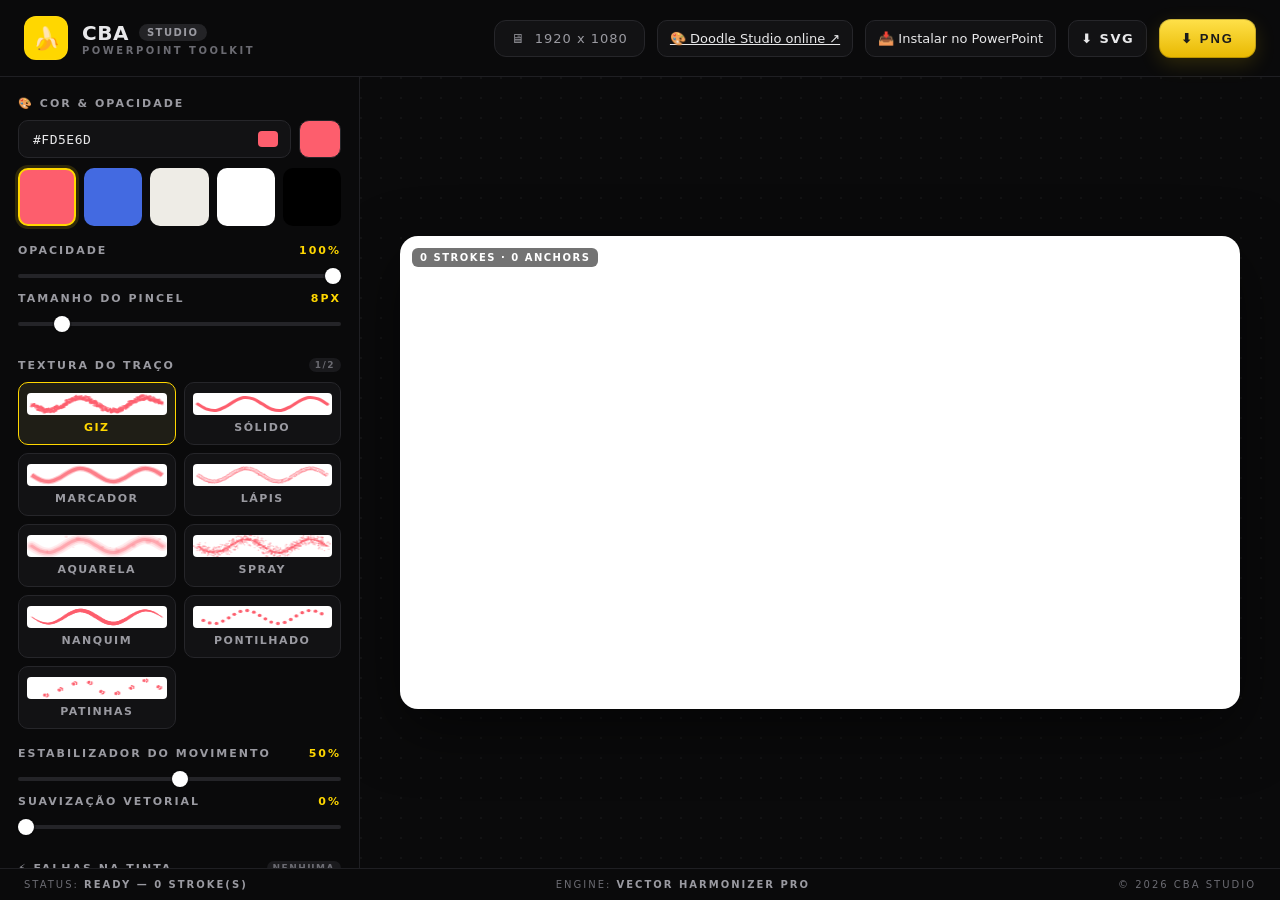
<file: v1.html>
<!DOCTYPE html>
<html lang="pt-BR">
<head>
<meta charset="UTF-8" />
<meta name="viewport" content="width=device-width, initial-scale=1.0" />
<title>CBA Studio — PowerPoint toolkit</title>
<style>
  :root {
    --bg: #0a0a0b;
    --panel: #121214;
    --panel-2: #18181b;
    --border: #26262a;
    --border-2: #1f1f23;
    --text: #e8e8ea;
    --muted: #6b6b72;
    --muted-2: #9a9aa1;
    --accent: #FFD700;
    --accent-2: #ffdf3d;
    --active-bg: #1f1e16;
  }
  * { box-sizing: border-box; }
  html, body {
    margin: 0; padding: 0; height: 100%;
    background: var(--bg); color: var(--text);
    font-family: ui-sans-serif, system-ui, -apple-system, "Segoe UI", Roboto, sans-serif;
    -webkit-font-smoothing: antialiased;
    overflow: hidden; user-select: none;
  }
  body { display: grid; grid-template-rows: auto 1fr auto; height: 100vh; }

  header {
    display: flex; align-items: center; justify-content: space-between;
    padding: 16px 24px; border-bottom: 1px solid var(--border-2); background: var(--bg);
  }
  .brand { display: flex; align-items: center; gap: 14px; }
  .logo {
    width: 44px; height: 44px; border-radius: 12px; background: var(--accent);
    display: grid; place-items: center; color: #222; font-size: 22px;
    box-shadow: 0 0 0 1px rgba(255,255,255,0.04) inset;
  }
  .brand h1 {
    margin: 0; font-size: 20px; letter-spacing: 0.5px; font-weight: 800;
    display: flex; align-items: center; gap: 10px;
  }
  .pill {
    font-size: 10px; letter-spacing: 1.5px; padding: 3px 8px; border-radius: 999px;
    background: #232326; color: var(--muted-2); font-weight: 700;
  }
  .brand small {
    display: block; font-size: 10px; letter-spacing: 2.5px; color: var(--muted);
    text-transform: uppercase; font-weight: 600;
  }
  .header-right { display: flex; align-items: center; gap: 12px; }
  .res-chip {
    display: inline-flex; align-items: center; gap: 10px; font-size: 13px; letter-spacing: 1px;
    padding: 10px 16px; border: 1px solid var(--border); border-radius: 12px;
    background: var(--panel); color: var(--muted-2); font-variant-numeric: tabular-nums;
  }
  .btn-primary {
    display: inline-flex; align-items: center; gap: 10px; padding: 12px 22px;
    background: linear-gradient(180deg, #ffe14a, #e8b800); color: #1b1b1b;
    font-weight: 800; letter-spacing: 2px; font-size: 13px; border: none; border-radius: 12px;
    cursor: pointer;
    box-shadow: 0 0 0 1px rgba(0,0,0,0.2) inset, 0 6px 20px rgba(255,215,0,0.15);
    transition: transform 0.08s ease;
  }
  .btn-primary:hover { transform: translateY(-1px); }
  .btn-svg {
    font-weight: 700; letter-spacing: 1.5px; font-size: 12px;
    padding: 12px 16px; border-radius: 12px;
  }
  .btn-svg:hover { border-color: var(--accent); color: var(--accent); }

  main { display: grid; grid-template-columns: 360px 1fr; min-height: 0; }

  aside {
    border-right: 1px solid var(--border-2); padding: 20px 18px; overflow-y: auto; background: var(--bg);
  }
  aside::-webkit-scrollbar { width: 8px; }
  aside::-webkit-scrollbar-thumb { background: #1c1c20; border-radius: 8px; }

  .section-title {
    font-size: 11px; letter-spacing: 2px; color: var(--muted-2); text-transform: uppercase;
    margin: 18px 0 10px; display: flex; align-items: center; gap: 8px; font-weight: 700;
  }
  .section-title:first-child { margin-top: 0; }

  .color-row { display: grid; grid-template-columns: 1fr auto; gap: 8px; margin-bottom: 10px; }
  .hex-input {
    display: flex; align-items: center; gap: 10px; background: var(--panel);
    border: 1px solid var(--border); border-radius: 10px; padding: 8px 12px;
  }
  .hex-input input {
    background: transparent; border: none; outline: none; color: var(--text);
    font-family: ui-monospace, "Cascadia Code", Menlo, Consolas, monospace;
    font-size: 13px; width: 100%; letter-spacing: 0.5px;
  }
  .hex-input .sw { width: 20px; height: 16px; border-radius: 4px; background: var(--accent); flex-shrink: 0; }
  .pick-btn {
    position: relative; width: 42px; height: 38px; border-radius: 10px;
    border: 1px solid var(--border); background: var(--accent); cursor: pointer; overflow: hidden;
  }
  .pick-btn input[type="color"] {
    position: absolute; inset: 0; width: 100%; height: 100%; opacity: 0; cursor: pointer; border: none;
  }
  .palette { display: grid; grid-template-columns: repeat(5, 1fr); gap: 8px; }
  .swatch {
    aspect-ratio: 1 / 1; border-radius: 10px; cursor: pointer;
    border: 2px solid transparent; position: relative; transition: transform 0.1s ease;
  }
  .swatch:hover { transform: scale(1.05); }
  .swatch.active { border-color: var(--accent); box-shadow: 0 0 0 3px rgba(255,215,0,0.15); }

  .slider-row {
    display: flex; justify-content: space-between; align-items: center;
    margin-bottom: 6px; font-size: 11px; letter-spacing: 2px; color: var(--muted-2);
    text-transform: uppercase; font-weight: 700;
  }
  .slider-row .val { color: var(--accent); font-variant-numeric: tabular-nums; }
  input[type="range"] {
    -webkit-appearance: none; appearance: none; width: 100%; height: 4px;
    background: #242428; border-radius: 4px; outline: none; margin: 4px 0 14px;
  }
  input[type="range"]::-webkit-slider-thumb {
    -webkit-appearance: none; appearance: none; width: 16px; height: 16px;
    border-radius: 50%; background: #fff; cursor: pointer;
    box-shadow: 0 0 0 2px rgba(0,0,0,0.2);
  }
  input[type="range"]::-moz-range-thumb {
    width: 16px; height: 16px; border-radius: 50%; background: #fff; cursor: pointer; border: none;
  }

  .texture-grid { display: grid; grid-template-columns: 1fr 1fr; gap: 8px; }
  .tex-btn {
    background: var(--panel); border: 1px solid var(--border); color: var(--muted-2);
    padding: 10px 8px; border-radius: 10px; font-size: 11px; letter-spacing: 1.5px;
    text-transform: uppercase; font-weight: 700; cursor: pointer; transition: all 0.12s ease;
    display: flex; flex-direction: column; align-items: center; gap: 6px;
    font-family: inherit;
  }
  .tex-btn:hover { border-color: #3a3a42; color: var(--text); }
  .tex-btn.active { background: var(--active-bg); border-color: var(--accent); color: var(--accent); }
  .tex-btn.active.secondary {
    background: #1a1820;
    border-color: #b58bff;
    color: #b58bff;
    box-shadow: 0 0 0 1px rgba(181,139,255,0.2) inset;
  }
  .tex-btn canvas { width: 100%; height: 22px; background: #fff; border-radius: 4px; }

  .hint {
    font-size: 9px; letter-spacing: 1.5px; color: var(--muted);
    background: #1a1a1d; padding: 2px 6px; border-radius: 999px;
    font-weight: 700; margin-left: auto;
  }

  .fault-grid {
    display: grid; grid-template-columns: repeat(4, 1fr); gap: 6px; margin-bottom: 4px;
  }
  .fault-btn {
    background: var(--panel); border: 1px solid var(--border); color: var(--muted-2);
    padding: 8px 4px; border-radius: 8px; font-size: 10px; letter-spacing: 1px;
    text-transform: uppercase; font-weight: 700; cursor: pointer;
    transition: all 0.12s ease; font-family: inherit;
  }
  .fault-btn:hover { border-color: #3a3a42; color: var(--text); }
  .fault-btn.active {
    background: #2a1616; border-color: #ff7b7b; color: #ff9c9c;
  }

  .export-card {
    background: var(--panel); border: 1px solid var(--border);
    border-radius: 12px; padding: 14px; margin: 16px 0;
  }
  .export-card h4 {
    margin: 0 0 6px; font-size: 12px; letter-spacing: 2px; color: var(--accent);
    text-transform: uppercase; display: flex; align-items: center; gap: 8px;
  }
  .export-card p { margin: 0; font-size: 12px; color: var(--muted-2); line-height: 1.5; }
  .export-card p b { color: var(--text); font-weight: 600; }

  .img-actions, .bottom-actions { display: grid; grid-template-columns: 1fr 1fr; gap: 8px; }
  .btn-ghost {
    display: inline-flex; align-items: center; justify-content: center; gap: 8px;
    background: var(--panel); border: 1px solid var(--border); color: var(--text);
    padding: 10px 12px; border-radius: 10px; font-size: 13px; cursor: pointer;
    transition: all 0.12s ease; font-family: inherit;
  }
  .btn-ghost:hover { border-color: #3a3a42; background: #161619; }
  .btn-ghost.danger:hover { color: #ff7b7b; border-color: #5a2a2a; }

  .canvas-area {
    position: relative; display: grid; place-items: center;
    background: radial-gradient(ellipse at center, #111114 0%, #0a0a0b 70%);
    overflow: hidden; padding: 40px;
    background-image: radial-gradient(circle at 1px 1px, rgba(255,255,255,0.035) 1px, transparent 0);
    background-size: 20px 20px;
  }
  .canvas-wrap {
    position: relative; width: 100%; max-width: 100%; max-height: 100%;
    aspect-ratio: 16 / 9; background: #fff; border-radius: 18px; overflow: hidden;
    box-shadow: 0 20px 60px rgba(0,0,0,0.5); touch-action: none;
  }
  .canvas-wrap canvas, .canvas-wrap .ref-img {
    position: absolute; inset: 0; width: 100%; height: 100%; display: block;
  }
  .ref-img { pointer-events: none; object-fit: contain; opacity: 0.4; }
  #drawCanvas { cursor: crosshair; }

  .stat-bar {
    position: absolute; top: 12px; left: 12px; z-index: 5;
    display: flex; gap: 6px; pointer-events: none;
  }
  .chip {
    font-size: 10px; letter-spacing: 1.5px; font-weight: 700; text-transform: uppercase;
    padding: 4px 8px; border-radius: 6px; background: rgba(0,0,0,0.55); color: #fff;
    font-variant-numeric: tabular-nums;
  }

  footer {
    display: flex; justify-content: space-between; align-items: center;
    padding: 10px 24px; border-top: 1px solid var(--border-2);
    font-size: 10px; letter-spacing: 2px; color: var(--muted); text-transform: uppercase;
  }
  footer span b { color: var(--muted-2); font-weight: 600; }

  .toast {
    position: fixed; bottom: 60px; left: 50%;
    transform: translateX(-50%) translateY(20px);
    background: #1a1a1d; border: 1px solid var(--border); color: var(--text);
    padding: 12px 22px; border-radius: 10px; font-size: 13px;
    opacity: 0; transition: all 0.25s ease; pointer-events: none; z-index: 100;
    box-shadow: 0 10px 40px rgba(0,0,0,0.4);
  }
  .toast.show { opacity: 1; transform: translateX(-50%) translateY(0); }

  .modal-overlay {
    position: fixed; inset: 0; background: rgba(0,0,0,0.6); z-index: 50;
    display: none; place-items: center;
  }
  .modal-overlay.show { display: grid; }
  .modal {
    background: var(--panel); border: 1px solid var(--border); border-radius: 16px;
    padding: 24px; min-width: 360px; max-width: 440px;
    box-shadow: 0 20px 60px rgba(0,0,0,0.5);
  }
  .modal h3 {
    margin: 0 0 6px; font-size: 16px; color: var(--text); font-weight: 800;
    letter-spacing: 0.5px;
  }
  .modal p { margin: 0 0 16px; font-size: 12px; color: var(--muted-2); line-height: 1.5; }
  .export-original-row {
    display: flex; align-items: center; gap: 10px; cursor: pointer;
    background: var(--panel); border: 1px solid var(--border); border-radius: 10px;
    padding: 11px 13px; margin-bottom: 16px; font-size: 13px; color: var(--text);
  }
  .export-original-row input { accent-color: var(--accent); width: 16px; height: 16px; cursor: pointer; }
  .export-original-row small { color: var(--muted); }
  .export-colors-label {
    font-size: 10px; letter-spacing: 1.5px; color: var(--muted-2); text-transform: uppercase;
    font-weight: 700; margin-bottom: 8px;
  }
  .modal-colors { display: flex; flex-wrap: wrap; gap: 10px; margin-bottom: 16px; }
  .modal-swatch {
    width: 42px; height: 42px; border-radius: 10px; cursor: pointer;
    border: 3px solid transparent; transition: all 0.12s; position: relative;
  }
  .modal-swatch:hover { transform: scale(1.08); }
  .modal-swatch.selected {
    border-color: var(--accent); box-shadow: 0 0 0 2px rgba(255,215,0,0.3);
  }
  .modal-swatch .remove-color {
    position: absolute; top: -6px; right: -6px; width: 16px; height: 16px;
    border-radius: 50%; background: #ff4444; color: #fff; font-size: 10px;
    border: none; cursor: pointer; display: none; align-items: center;
    justify-content: center; line-height: 1;
  }
  .modal-swatch:hover .remove-color { display: flex; }
  .modal-add-row {
    display: flex; gap: 8px; align-items: center; margin-bottom: 20px;
  }
  .modal-add-row .pick-btn { width: 36px; height: 36px; border-radius: 8px; }
  .modal-actions { display: flex; gap: 10px; justify-content: flex-end; }

  .stroke-selected-info {
    display: none; align-items: center; gap: 8px; padding: 10px 12px;
    background: var(--active-bg); border: 1px solid var(--accent);
    border-radius: 10px; margin-bottom: 12px; font-size: 12px; color: var(--accent);
    letter-spacing: 1px; font-weight: 700;
  }
  .stroke-selected-info.show { display: flex; }
  .stroke-selected-info .deselect-btn {
    margin-left: auto; background: none; border: 1px solid var(--accent);
    color: var(--accent); padding: 4px 10px; border-radius: 6px; cursor: pointer;
    font-size: 10px; font-weight: 700; letter-spacing: 1px; font-family: inherit;
  }

  .anim-actions, .anim-export { display: grid; grid-template-columns: 1fr 1fr; gap: 8px; }
  .anim-export { margin-top: 14px; }
  .anim-field { margin: 12px 0; }
  .anim-field > label {
    display: block; font-size: 11px; letter-spacing: 2px; color: var(--muted-2);
    text-transform: uppercase; font-weight: 700; margin-bottom: 6px;
  }
  .anim-field select {
    width: 100%; background: var(--panel); border: 1px solid var(--border);
    color: var(--text); border-radius: 10px; padding: 9px 12px; font-size: 13px;
    font-family: inherit; outline: none; cursor: pointer;
  }
  .anim-field select:focus { border-color: var(--accent); }
  .anim-check {
    display: flex; align-items: center; gap: 8px; font-size: 12px; color: var(--muted-2);
    letter-spacing: 1px; text-transform: none; font-weight: 600; cursor: pointer; margin: 0;
  }
  .anim-check input { accent-color: var(--accent); width: 15px; height: 15px; cursor: pointer; }
  .webm-bg-row { display: flex; align-items: center; gap: 10px; }
  .anim-note { font-size: 10px; color: var(--muted); line-height: 1.4; }
  #playBtn.playing { border-color: var(--accent); color: var(--accent); }

  .tl-head {
    display: flex; align-items: center; justify-content: space-between;
    margin: 16px 0 8px; font-size: 11px; letter-spacing: 2px; color: var(--muted-2);
    text-transform: uppercase; font-weight: 700;
  }
  .tl-quick { display: flex; gap: 6px; }
  .tl-quick button {
    background: var(--panel); border: 1px solid var(--border); color: var(--muted-2);
    border-radius: 7px; padding: 4px 8px; font-size: 9px; letter-spacing: 1px;
    text-transform: uppercase; font-weight: 700; cursor: pointer; font-family: inherit;
  }
  .tl-quick button:hover { border-color: var(--accent); color: var(--accent); }
  .tl-wrap {
    position: relative; background: var(--panel); border: 1px solid var(--border);
    border-radius: 10px; padding: 8px; overflow: hidden;
    background-image: linear-gradient(90deg, rgba(255,255,255,0.04) 1px, transparent 1px);
    background-size: 25% 100%;
  }
  .tl-empty { font-size: 11px; color: var(--muted); text-align: center; padding: 14px 4px; }
  .tl-lanes { display: flex; flex-direction: column; gap: 5px; }
  .tl-lane { position: relative; height: 22px; border-radius: 5px; background: rgba(255,255,255,0.025); }
  .tl-block {
    position: absolute; top: 0; height: 100%; min-width: 8px; border-radius: 5px;
    cursor: grab; box-shadow: 0 0 0 1px rgba(0,0,0,0.3) inset;
    display: flex; align-items: center; padding-left: 6px; overflow: hidden;
    font-size: 10px; font-weight: 800; color: rgba(0,0,0,0.55); user-select: none;
    transition: box-shadow 0.1s ease;
  }
  .tl-block:hover { box-shadow: 0 0 0 1px rgba(255,255,255,0.25) inset; }
  .tl-block.dragging { cursor: grabbing; box-shadow: 0 0 0 2px var(--accent); z-index: 4; }
  .tl-block.selected { box-shadow: 0 0 0 2px var(--accent), 0 0 10px rgba(255,215,0,0.35); }
  .tl-playhead {
    position: absolute; top: 6px; bottom: 6px; width: 2px; background: var(--accent);
    left: 8px; pointer-events: none; opacity: 0; box-shadow: 0 0 6px rgba(255,215,0,0.6);
  }
  .tl-playhead.show { opacity: 1; }
</style>
</head>
<body>

  <header>
    <div class="brand">
      <div class="logo">🍌</div>
      <div>
        <h1>CBA <span class="pill">STUDIO</span></h1>
        <small>PowerPoint toolkit</small>
      </div>
    </div>
    <div class="header-right">
      <div class="res-chip">🖥 <span id="resLabel">1920 x 1080</span></div>
      <a class="btn-ghost" href="/v2.html" target="_blank" rel="noopener" title="Abrir o Doodle Studio 100% online (não precisa instalar nada)" style="white-space:nowrap">🎨 Doodle Studio online ↗</a>
      <button class="btn-ghost" id="installBtn" title="Instalar no PowerPoint">📥 Instalar no PowerPoint</button>
      <button class="btn-ghost btn-svg" id="svgBtn" title="Exportar SVG Vetorial">⬇ SVG</button>
      <button class="btn-primary" id="exportBtn">⬇ PNG</button>
    </div>
  </header>

  <main>
    <aside>
      <div class="section-title">🎨 Cor &amp; Opacidade</div>
      <div class="color-row">
        <div class="hex-input">
          <input type="text" id="hexInput" value="#FD5E6D" maxlength="7" />
          <div class="sw" id="hexSw" style="background:#FD5E6D"></div>
        </div>
        <label class="pick-btn" id="pickBtn" style="background:#FD5E6D;">
          <input type="color" id="colorPicker" value="#FD5E6D" />
        </label>
      </div>

      <div class="palette" id="palette"></div>

      <div class="stroke-selected-info" id="strokeSelectedInfo">
        <span>Traço selecionado</span>
        <button class="deselect-btn" id="deselectBtn">Deselecionar</button>
      </div>

      <div class="slider-row" style="margin-top:18px;">
        <span>Opacidade</span>
        <span class="val" id="opacityVal">100%</span>
      </div>
      <input type="range" id="opacity" min="0" max="100" value="100" />

      <div class="slider-row">
        <span>Tamanho do Pincel</span>
        <span class="val" id="sizeVal">8px</span>
      </div>
      <input type="range" id="size" min="1" max="60" value="8" />

      <div class="section-title">
        Textura do Traço
        <span class="hint" id="texHint">1/2</span>
      </div>
      <div class="texture-grid" id="textureGrid">
        <button class="tex-btn active" data-tex="giz"><canvas width="120" height="22"></canvas>Giz</button>
        <button class="tex-btn" data-tex="solido"><canvas width="120" height="22"></canvas>Sólido</button>
        <button class="tex-btn" data-tex="marcador"><canvas width="120" height="22"></canvas>Marcador</button>
        <button class="tex-btn" data-tex="lapis"><canvas width="120" height="22"></canvas>Lápis</button>
        <button class="tex-btn" data-tex="aquarela"><canvas width="120" height="22"></canvas>Aquarela</button>
        <button class="tex-btn" data-tex="spray"><canvas width="120" height="22"></canvas>Spray</button>
        <button class="tex-btn" data-tex="nanquim"><canvas width="120" height="22"></canvas>Nanquim</button>
        <button class="tex-btn" data-tex="pontilhado"><canvas width="120" height="22"></canvas>Pontilhado</button>
        <button class="tex-btn" data-tex="patinhas"><canvas width="120" height="22"></canvas>Patinhas</button>
      </div>

      <div class="slider-row" style="margin-top:18px;">
        <span>Estabilizador do Movimento</span>
        <span class="val" id="mouseSmoothVal">50%</span>
      </div>
      <input type="range" id="mouseSmooth" min="0" max="100" value="50" />

      <div class="slider-row">
        <span>Suavização Vetorial</span>
        <span class="val" id="vectorSmoothVal">0%</span>
      </div>
      <input type="range" id="vectorSmooth" min="0" max="100" value="0" />

      <div class="section-title">
        ⚡ Falhas na Tinta
        <span class="hint" id="faultHint">Nenhuma</span>
      </div>
      <div class="fault-grid" id="faultGrid">
        <button class="fault-btn active" data-fault="none">Nenhuma</button>
        <button class="fault-btn" data-fault="quebra">Quebra</button>
        <button class="fault-btn" data-fault="falha">Falha</button>
        <button class="fault-btn" data-fault="respingo">Respingo</button>
      </div>
      <div class="slider-row" style="margin-top:10px;">
        <span>Intensidade</span>
        <span class="val" id="faultLvlVal">16%</span>
      </div>
      <input type="range" id="faultLvl" min="0" max="100" value="16" />

      <div class="slider-row">
        <span>Tamanho da Quebra</span>
        <span class="val" id="gapSizeVal">54%</span>
      </div>
      <input type="range" id="gapSize" min="0" max="100" value="54" />

      <div class="section-title">🖼 Imagem de Referência</div>
      <div class="img-actions">
        <button class="btn-ghost" id="loadImgBtn">Carregar</button>
        <button class="btn-ghost danger" id="removeImgBtn">Remover</button>
      </div>
      <input type="file" id="imgInput" accept="image/*" style="display:none;" />
      <div class="slider-row" style="margin-top:14px;">
        <span>Opacidade Ref.</span>
        <span class="val" id="refOpVal">40%</span>
      </div>
      <input type="range" id="refOp" min="0" max="100" value="40" />

      <div class="section-title">🎬 Traço Animado</div>
      <div class="anim-actions">
        <button class="btn-ghost" id="playBtn">▶ Reproduzir</button>
        <button class="btn-ghost" id="resetAnimBtn">↺ Início</button>
      </div>

      <div class="tl-head">
        <span>Linha do Tempo</span>
        <span class="tl-quick">
          <button id="tlSeqBtn" title="Um após o outro">Sequencial</button>
          <button id="tlTogetherBtn" title="Todos começam juntos">Juntos</button>
        </span>
      </div>
      <div class="tl-wrap" id="tlWrap">
        <div class="tl-empty" id="tlEmpty">Desenhe traços para organizá-los aqui.</div>
        <div class="tl-lanes" id="tlLanes"></div>
        <div class="tl-playhead" id="tlPlayhead"></div>
      </div>
      <div class="anim-note" style="margin:-2px 0 8px;">Arraste cada bloco para definir quando o traço começa. Clique para selecioná-lo.</div>

      <div class="slider-row" style="margin-top:14px;">
        <span>Duração</span>
        <span class="val" id="animDurVal">4.0s</span>
      </div>
      <input type="range" id="animDur" min="5" max="150" value="40" />

      <div class="slider-row">
        <span>Segurar no Final</span>
        <span class="val" id="animHoldVal">600ms</span>
      </div>
      <input type="range" id="animHold" min="0" max="2000" value="600" step="50" />

      <div class="anim-field">
        <label for="animEasing">Curva</label>
        <select id="animEasing">
          <option value="linear">Constante (Linear)</option>
          <option value="easeIn">Ease-In (acelera)</option>
          <option value="easeOut">Ease-Out (desacelera)</option>
          <option value="easeInOut">Ease-In-Out</option>
        </select>
      </div>

      <div class="anim-field">
        <label class="anim-check"><input type="checkbox" id="animLoop" checked /> Loop no preview</label>
      </div>

      <div class="anim-field anim-adv">
        <label for="animFps">FPS</label>
        <select id="animFps">
          <option value="12">12</option>
          <option value="15" selected>15</option>
          <option value="25">25</option>
          <option value="30">30</option>
        </select>
      </div>

      <div class="anim-field anim-adv">
        <label for="animScale">Tamanho do GIF</label>
        <select id="animScale">
          <option value="480">480 × 270</option>
          <option value="640" selected>640 × 360</option>
          <option value="960">960 × 540</option>
          <option value="1280">1280 × 720</option>
          <option value="1920">1920 × 1080</option>
        </select>
      </div>

      <div class="anim-field">
        <label for="webmBg">Fundo do WebM</label>
        <div class="webm-bg-row">
          <label class="pick-btn" id="webmBgPick" style="background:#FFFFFF; width:38px; height:34px;">
            <input type="color" id="webmBg" value="#FFFFFF" />
          </label>
          <span class="anim-note">WebM não tem transparência — usa fundo sólido.</span>
        </div>
      </div>

      <div class="anim-export">
        <button class="btn-ghost" id="gifBtn">⬇ GIF transparente</button>
        <button class="btn-ghost" id="webmBtn">⬇ WebM (vídeo)</button>
      </div>

      <div class="export-card">
        <h4>✦ Exportação PRO</h4>
        <p><b>PNG</b> transparente ou <b>SVG</b> vetorial em <b>1920×1080</b>.<br/>A imagem de referência não é incluída.</p>
      </div>

      <div class="bottom-actions">
        <button class="btn-ghost" id="undoBtn">↶ Desfazer</button>
        <button class="btn-ghost danger" id="clearBtn">🗑 Limpar</button>
      </div>
    </aside>

    <div class="canvas-area">
      <div class="canvas-wrap" id="canvasWrap">
        <img class="ref-img" id="refImg" alt="" style="display:none;" />
        <canvas id="drawCanvas" width="1920" height="1080"></canvas>
        <div class="stat-bar">
          <span class="chip" id="statChip">0 strokes · 0 anchors</span>
        </div>
      </div>
    </div>
  </main>

  <footer>
    <span>Status: <b id="status">Ready</b></span>
    <span>Engine: <b>Vector Harmonizer Pro</b></span>
    <span>© 2026 CBA Studio</span>
  </footer>

  <div class="toast" id="toast"></div>

  <!-- ============================================================
       Instalar no PowerPoint — modal autocontido (CSS/HTML/JS proprios)
       ============================================================ -->
  <style>
    .inst-overlay{position:fixed;inset:0;background:rgba(18,18,26,.62);display:none;align-items:center;justify-content:center;z-index:99999;padding:20px}
    .inst-overlay.open{display:flex}
    .inst-modal{background:#fff;color:#1c1c28;max-width:640px;width:100%;max-height:88vh;overflow:auto;border-radius:16px;padding:26px 26px 30px;position:relative;box-shadow:0 24px 70px rgba(0,0,0,.4);font-family:inherit}
    .inst-modal h3{margin:0 0 4px;font-size:22px;font-weight:700}
    .inst-sub{margin:0 0 16px;color:#6b6b78;font-size:13px}
    .inst-close{position:absolute;top:12px;right:16px;border:0;background:none;font-size:28px;line-height:1;cursor:pointer;color:#9a9aa6}
    .inst-os{display:inline-flex;background:#f0f0f4;border-radius:10px;padding:4px;margin-bottom:18px;gap:4px}
    .inst-os-btn{border:0;background:none;padding:7px 20px;border-radius:8px;font-weight:600;cursor:pointer;color:#5a5a66;font-size:13px}
    .inst-os-btn.active{background:#fff;color:#1c1c28;box-shadow:0 1px 3px rgba(0,0,0,.14)}
    .inst-card{border:1px solid #ececf2;border-radius:12px;padding:15px 18px;margin-bottom:14px}
    .inst-card-h{display:flex;flex-wrap:wrap;align-items:baseline;gap:8px;margin-bottom:6px}
    .inst-card-h b{font-size:15px}
    .inst-card-h span{font-size:11px;color:#8a8a96}
    .inst-beta{background:#FFE9B0;color:#7a5d00;padding:2px 8px;border-radius:6px;font-weight:700;font-size:10px;letter-spacing:.02em}
    .inst-dl{display:flex;flex-wrap:wrap;gap:8px;margin:10px 0 4px}
    .inst-b{display:inline-block;background:#436AE1;color:#fff;text-decoration:none;padding:9px 14px;border-radius:9px;font-size:13px;font-weight:600}
    .inst-b:hover{background:#3559cf}
    .inst-b.ghost{background:#f2f3f8;color:#33333f}
    .inst-modal ol{margin:6px 0 2px;padding-left:20px;font-size:13px;line-height:1.7;color:#33333f}
    .inst-note{font-size:12px;color:#5e5e6a;background:#f7f7fb;border-radius:8px;padding:9px 11px;margin:8px 0 0}
  </style>
  <div class="inst-overlay" id="instOverlay">
    <div class="inst-modal">
      <button class="inst-close" id="instClose" aria-label="Fechar">×</button>
      <h3>Instalar no PowerPoint</h3>
      <p class="inst-sub">São dois componentes — instale os que quiser. Os arquivos vão para a pasta <b>Downloads</b>.</p>
      <p class="inst-note" style="margin:0 0 16px">Não quer instalar nada? Use o <a href="/v2.html" target="_blank" rel="noopener"><b>Doodle Studio 100% online ↗</b></a>.</p>

      <div class="inst-os" id="instOs">
        <button class="inst-os-btn active" data-os="mac">macOS</button>
        <button class="inst-os-btn" data-os="win">Windows</button>
      </div>

      <!-- macOS -->
      <div class="inst-pane" data-os="mac">
        <div class="inst-card">
          <div class="inst-card-h"><b>Faixa “CBA Studio”</b><span>tipografia · entrelinha · âncora · cantos arredondados · cores</span></div>
          <div class="inst-dl">
            <a class="inst-b" href="/download/BG-DoodleStudio.ppam" download>⬇ Add-in (.ppam)</a>
            <a class="inst-b" href="/download/instalar-faixa-mac.command" download>⬇ Instalador (Mac)</a>
          </div>
          <ol>
            <li>Baixe os <b>dois</b> arquivos acima (vão para Downloads).</li>
            <li>Abra o <b>instalador</b>. Se o Mac bloquear, clique com o botão direito → <b>Abrir</b>.</li>
            <li>Reabra o PowerPoint → <b>Habilitar Macros</b>. A aba <b>CBA Studio</b> aparece.</li>
          </ol>
        </div>
        <div class="inst-card">
          <div class="inst-card-h"><b>Extensão</b><span>painel Doodle + ImaGen</span></div>
          <div class="inst-dl">
            <a class="inst-b" href="/download/instalar-extensao-mac.command" download>⬇ Instalador da extensão (Mac)</a>
            <a class="inst-b ghost" href="https://doodle-studio-app.vercel.app/src/taskpane/taskpane.html" target="_blank" rel="noopener">↗ Abrir no navegador</a>
          </div>
          <ol>
            <li>Abra o instalador (botão direito → <b>Abrir</b> se for bloqueado).</li>
            <li>No PowerPoint: <b>Inserir → Suplementos → Meus Suplementos → CBA Studio</b>.</li>
          </ol>
        </div>
      </div>

      <!-- Windows -->
      <div class="inst-pane" data-os="win" hidden>
        <div class="inst-card">
          <div class="inst-card-h"><b>Faixa “CBA Studio”</b><span class="inst-beta">INSTALADOR BETA</span></div>
          <div class="inst-dl">
            <a class="inst-b" href="/download/BG-DoodleStudio.ppam" download>⬇ Add-in (.ppam)</a>
            <a class="inst-b" href="/download/instalar-faixa-windows.bat" download>⬇ Instalador (.bat)</a>
          </div>
          <ol>
            <li>Baixe os <b>dois</b> arquivos para a pasta Downloads.</li>
            <li>Rode o <b>instalar-faixa-windows.bat</b>.</li>
            <li>Abra o PowerPoint → <b>Habilitar Macros</b>. A aba <b>CBA Studio</b> aparece.</li>
          </ol>
          <p class="inst-note"><b>Manual</b> (se a aba não aparecer): Arquivo → Opções → Suplementos → em “Gerenciar”, escolha <b>Suplementos do PowerPoint</b> → Ir… → <b>Adicionar Novo…</b> → selecione o .ppam.</p>
        </div>
        <div class="inst-card">
          <div class="inst-card-h"><b>Extensão</b><span>painel Doodle + ImaGen</span></div>
          <div class="inst-dl">
            <a class="inst-b" href="/download/manifest.xml" download>⬇ manifest.xml</a>
            <a class="inst-b ghost" href="https://doodle-studio-app.vercel.app/src/taskpane/taskpane.html" target="_blank" rel="noopener">↗ Abrir no navegador</a>
          </div>
          <ol>
            <li>No PowerPoint: <b>Inserir → Suplementos → Meus Suplementos</b>.</li>
            <li><b>Carregar Meu Suplemento</b> (Upload My Add-in) → escolha o <b>manifest.xml</b>.</li>
          </ol>
        </div>
      </div>
    </div>
  </div>
  <script>
    (function () {
      var ov = document.getElementById('instOverlay');
      var openBtn = document.getElementById('installBtn');
      var closeBtn = document.getElementById('instClose');
      if (openBtn) openBtn.addEventListener('click', function () { ov.classList.add('open'); });
      if (closeBtn) closeBtn.addEventListener('click', function () { ov.classList.remove('open'); });
      ov.addEventListener('click', function (e) { if (e.target === ov) ov.classList.remove('open'); });
      document.addEventListener('keydown', function (e) { if (e.key === 'Escape') ov.classList.remove('open'); });
      var btns = document.querySelectorAll('.inst-os-btn');
      btns.forEach(function (b) {
        b.addEventListener('click', function () {
          btns.forEach(function (x) { x.classList.remove('active'); });
          b.classList.add('active');
          var os = b.getAttribute('data-os');
          document.querySelectorAll('.inst-pane').forEach(function (p) {
            p.hidden = (p.getAttribute('data-os') !== os);
          });
        });
      });
    })();
  </script>

  <div class="modal-overlay" id="exportModal">
    <div class="modal">
      <h3>Exportar PNG</h3>
      <p>Exporte com as cores que você desenhou, e/ou escolha cores extras — uma imagem é salva para cada opção marcada.</p>
      <label class="export-original-row" id="exportOriginalRow">
        <input type="checkbox" id="exportOriginal" checked />
        <span>Cores originais <small>(como desenhei)</small></span>
      </label>
      <div class="export-colors-label">Recolorir para (opcional)</div>
      <div class="modal-colors" id="exportColors"></div>
      <div class="modal-add-row">
        <label class="pick-btn" style="background:#FF6B6B; width:36px; height:36px; border-radius:8px;">
          <input type="color" id="exportColorPicker" value="#FF6B6B" />
        </label>
        <button class="btn-ghost" id="addExportColor" style="font-size:12px;">+ Adicionar Cor</button>
      </div>
      <div class="modal-actions">
        <button class="btn-ghost" id="cancelExport">Cancelar</button>
        <button class="btn-primary" id="confirmExport" style="padding:10px 20px;">Exportar</button>
      </div>
    </div>
  </div>

<script>
/* ============================================================
   Vector Studio Pro
   - Raw points are stored forever per stroke.
   - Render time: apply Ramer–Douglas–Peucker simplification using
     the CURRENT smoothing value, then render as smooth Catmull-Rom
     beziers. Moving the slider re-vectorizes every stroke live.
   - Each texture is a distinct rendering pipeline over those vector
     points.
   ============================================================ */

const canvas = document.getElementById('drawCanvas');
const ctx = canvas.getContext('2d');
const refImg = document.getElementById('refImg');
const toast = document.getElementById('toast');
const statChip = document.getElementById('statChip');

const state = {
  color: '#FD5E6D',
  opacity: 1,
  size: 8,
  textures: ['giz'],      // up to 2 active textures, composited in order
  mouseSmoothing: 50,     // Gaussian low-pass on raw input (tremor filter)
  vectorSmoothing: 0,     // RDP + Chaikin (anchor count + harmonic curve)
  faultTypes: [],         // subset of ['quebra','falha','respingo'] — empty = none
  faultLevel: 16,         // 0..100 (how often faults occur)
  gapSize: 54,            // 0..100 (how long each dropped chunk is)
  strokes: [],
  current: null,
  isDrawing: false,
  selectedStrokeIdx: -1,
  pointerStart: null,
  anim: {
    playing: false,
    duration: 4,      // seconds
    easing: 'linear',
    loop: true,
    holdMs: 600,
    fps: 15,
    gifScale: 640,    // longest side (px) for GIF export
    webmBg: '#FFFFFF',
    _raf: null,
    _t0: 0,
  },
};

/* ---------- PALETTE ---------- */
const PALETTE = [
  '#FD5E6D', '#436AE1', '#EEECE6', '#FFFFFF', '#000000'
];
const paletteEl = document.getElementById('palette');
PALETTE.forEach((c, i) => {
  const s = document.createElement('div');
  s.className = 'swatch' + (i === 0 ? ' active' : '');
  s.style.background = c;
  s.dataset.color = c;
  s.addEventListener('click', () => selectColor(c, s));
  paletteEl.appendChild(s);
});
function selectColor(c, el) {
  state.color = c;
  document.getElementById('hexInput').value = c.toUpperCase();
  document.getElementById('hexSw').style.background = c;
  document.getElementById('pickBtn').style.background = c;
  document.getElementById('colorPicker').value = c;
  document.querySelectorAll('.swatch').forEach(s => s.classList.remove('active'));
  if (el) el.classList.add('active');
  if (state.selectedStrokeIdx >= 0 && state.selectedStrokeIdx < state.strokes.length) {
    state.strokes[state.selectedStrokeIdx].color = c;
    state.strokes[state.selectedStrokeIdx]._cache = null;
    render();
  }
  renderThumbs();
}
document.getElementById('hexInput').addEventListener('input', e => {
  let v = e.target.value.trim();
  if (!v.startsWith('#')) v = '#' + v;
  if (/^#[0-9A-Fa-f]{6}$/.test(v)) selectColor(v.toUpperCase());
});
document.getElementById('colorPicker').addEventListener('input', e => {
  selectColor(e.target.value.toUpperCase());
});

/* ---------- SLIDERS ---------- */
const opSlider = document.getElementById('opacity');
opSlider.addEventListener('input', () => {
  state.opacity = +opSlider.value / 100;
  document.getElementById('opacityVal').textContent = opSlider.value + '%';
});
const sizeSlider = document.getElementById('size');
sizeSlider.addEventListener('input', () => {
  state.size = +sizeSlider.value;
  document.getElementById('sizeVal').textContent = sizeSlider.value + 'px';
});
const mouseSmoothSlider = document.getElementById('mouseSmooth');
mouseSmoothSlider.addEventListener('input', () => {
  state.mouseSmoothing = +mouseSmoothSlider.value;
  document.getElementById('mouseSmoothVal').textContent = mouseSmoothSlider.value + '%';
  render();
});
const vectorSmoothSlider = document.getElementById('vectorSmooth');
vectorSmoothSlider.addEventListener('input', () => {
  state.vectorSmoothing = +vectorSmoothSlider.value;
  document.getElementById('vectorSmoothVal').textContent = vectorSmoothSlider.value + '%';
  render();
});
const refOpSlider = document.getElementById('refOp');
refOpSlider.addEventListener('input', () => {
  refImg.style.opacity = +refOpSlider.value / 100;
  document.getElementById('refOpVal').textContent = refOpSlider.value + '%';
});

/* ---------- TEXTURE BUTTONS (multi-select, max 2) ---------- */
function updateTextureUI() {
  document.querySelectorAll('.tex-btn').forEach(btn => {
    const idx = state.textures.indexOf(btn.dataset.tex);
    btn.classList.toggle('active', idx >= 0);
    btn.classList.toggle('secondary', idx === 1); // 2nd texture styled differently
  });
  document.getElementById('texHint').textContent = `${state.textures.length}/2`;
}
document.querySelectorAll('.tex-btn').forEach(b => {
  b.addEventListener('click', () => {
    const tex = b.dataset.tex;
    const idx = state.textures.indexOf(tex);
    if (idx >= 0) {
      // Deactivate, but always keep at least 1 active
      if (state.textures.length > 1) state.textures.splice(idx, 1);
    } else {
      // Activate; drop the oldest if already 2
      if (state.textures.length >= 2) state.textures.shift();
      state.textures.push(tex);
    }
    updateTextureUI();
  });
});

/* ---------- FAULT BUTTONS (multi-select) ---------- */
const FAULT_LABELS = { quebra: 'Quebra', falha: 'Falha', respingo: 'Respingo' };
function updateFaultUI() {
  document.querySelectorAll('.fault-btn').forEach(btn => {
    const f = btn.dataset.fault;
    if (f === 'none') {
      btn.classList.toggle('active', state.faultTypes.length === 0);
    } else {
      btn.classList.toggle('active', state.faultTypes.includes(f));
    }
  });
  const hint = document.getElementById('faultHint');
  hint.textContent = state.faultTypes.length === 0
    ? 'Nenhuma'
    : state.faultTypes.map(t => FAULT_LABELS[t]).join(' + ');
}
document.querySelectorAll('.fault-btn').forEach(b => {
  b.addEventListener('click', () => {
    const f = b.dataset.fault;
    if (f === 'none') {
      state.faultTypes = [];
    } else {
      const idx = state.faultTypes.indexOf(f);
      if (idx >= 0) state.faultTypes.splice(idx, 1);
      else state.faultTypes.push(f);
    }
    updateFaultUI();
    render(); // faults are live — re-render all existing strokes
  });
});
const faultLvl = document.getElementById('faultLvl');
faultLvl.addEventListener('input', () => {
  state.faultLevel = +faultLvl.value;
  document.getElementById('faultLvlVal').textContent = faultLvl.value + '%';
  render();
});
const gapSizeSlider = document.getElementById('gapSize');
gapSizeSlider.addEventListener('input', () => {
  state.gapSize = +gapSizeSlider.value;
  document.getElementById('gapSizeVal').textContent = gapSizeSlider.value + '%';
  render();
});

/* ---------- REFERENCE IMAGE ---------- */
const imgInput = document.getElementById('imgInput');
document.getElementById('loadImgBtn').addEventListener('click', () => imgInput.click());
imgInput.addEventListener('change', e => {
  const f = e.target.files[0];
  if (!f) return;
  const r = new FileReader();
  r.onload = () => {
    refImg.src = r.result;
    refImg.style.display = 'block';
    showToast('Imagem de referência carregada');
  };
  r.readAsDataURL(f);
});
document.getElementById('removeImgBtn').addEventListener('click', () => {
  refImg.src = '';
  refImg.style.display = 'none';
  imgInput.value = '';
  showToast('Imagem removida');
});

/* ============================================================
   DRAWING INPUT
   ============================================================ */
function getPos(e) {
  const rect = canvas.getBoundingClientRect();
  const sx = canvas.width / rect.width;
  const sy = canvas.height / rect.height;
  return { x: (e.clientX - rect.left) * sx, y: (e.clientY - rect.top) * sy };
}
canvas.addEventListener('pointerdown', e => {
  e.preventDefault();
  canvas.setPointerCapture(e.pointerId);
  state.isDrawing = true;
  const p = getPos(e);
  state.pointerStart = { x: e.clientX, y: e.clientY };
  state.current = {
    raw: [p],
    color: state.color, opacity: state.opacity,
    size: state.size,
    textures: state.textures.slice(),
    seed: Math.floor(Math.random() * 1e6),
  };
});
canvas.addEventListener('pointermove', e => {
  if (!state.isDrawing) return;
  e.preventDefault();
  const p = getPos(e);
  const last = state.current.raw[state.current.raw.length - 1];
  const dx = p.x - last.x, dy = p.y - last.y;
  if (dx*dx + dy*dy < 1.5) return;
  state.current.raw.push(p);
  state.current._cache = null;
  render();
});
function finishStroke(e) {
  if (!state.isDrawing) return;
  state.isDrawing = false;
  const wasClick = state.current && state.current.raw.length <= 3 && state.pointerStart && e &&
    Math.hypot(e.clientX - state.pointerStart.x, e.clientY - state.pointerStart.y) < 6;
  if (wasClick) {
    const p = getPos(e);
    state.current = null;
    handleStrokeClick(p);
  } else if (state.current && state.current.raw.length > 0) {
    // New stroke starts on the timeline right after everything drawn so far.
    let end = 0;
    for (const s of state.strokes) end = Math.max(end, (s.animStart || 0) + strokeDur(s));
    state.current.animStart = end;
    state.strokes.push(state.current);
    state.current = null;
    deselectStroke();
    if (typeof renderTimeline === 'function') renderTimeline();
  }
  state.pointerStart = null;
  render();
}
canvas.addEventListener('pointerup', finishStroke);
canvas.addEventListener('pointercancel', finishStroke);
window.addEventListener('pointerup', finishStroke);

function distToStroke(p, stroke) {
  const pts = vectorize(stroke);
  const dense = densify(pts, 10);
  let minD = Infinity;
  for (const q of dense) {
    const d = Math.hypot(p.x - q.x, p.y - q.y);
    if (d < minD) minD = d;
  }
  return minD;
}

function handleStrokeClick(p) {
  let bestIdx = -1, bestDist = Infinity;
  for (let i = 0; i < state.strokes.length; i++) {
    const d = distToStroke(p, state.strokes[i]);
    const threshold = Math.max(20, state.strokes[i].size * 2.5);
    if (d < threshold && d < bestDist) {
      bestDist = d;
      bestIdx = i;
    }
  }
  if (bestIdx >= 0) {
    state.selectedStrokeIdx = bestIdx;
    const stroke = state.strokes[bestIdx];
    selectColor(stroke.color);
    document.getElementById('strokeSelectedInfo').classList.add('show');
  } else {
    deselectStroke();
  }
  if (typeof renderTimeline === 'function') renderTimeline();
}

function deselectStroke() {
  state.selectedStrokeIdx = -1;
  document.getElementById('strokeSelectedInfo').classList.remove('show');
  if (typeof renderTimeline === 'function') renderTimeline();
}

document.getElementById('deselectBtn').addEventListener('click', () => {
  deselectStroke();
  render();
});
document.addEventListener('keydown', e => {
  if (e.key === 'Escape') { deselectStroke(); render(); }
});

/* ============================================================
   VECTORIZATION
   ============================================================ */
/* ---------- Smoothing parameter mapping ----------
   Three stages are driven by the single 0–100 slider:
     1) Gaussian low-pass on raw coordinates (kills tremor)
     2) Ramer–Douglas–Peucker simplification (sparse anchors)
     3) Chaikin corner-cutting on the anchor polyline (harmonic curve)

   IMPORTANT — All parameters are CLAMPED by the stroke's own
   geometry (bounding-box diagonal and sample count). This keeps
   compact curves like circles and loops intact: a tight circle
   only gets the amount of smoothing that fits inside it, so its
   shape is preserved instead of collapsing to a line. */
function bboxDiag(pts) {
  let minX = Infinity, minY = Infinity, maxX = -Infinity, maxY = -Infinity;
  for (const p of pts) {
    if (p.x < minX) minX = p.x;
    if (p.x > maxX) maxX = p.x;
    if (p.y < minY) minY = p.y;
    if (p.y > maxY) maxY = p.y;
  }
  return Math.hypot(maxX - minX, maxY - minY);
}

function smoothingParams(mouse, vector, raw) {
  const diag = bboxDiag(raw);
  const n = raw.length;

  // MOVEMENT stabilizer → Gaussian window ONLY. Relative to raw
  // sample count so a tight circle (few samples) never averages
  // across more than ~12% of its own perimeter.
  const gwinTarget = Math.round((mouse / 100) * 34);
  const gwinCap    = Math.max(0, Math.floor(n * 0.12));
  const gwin       = Math.min(gwinTarget, gwinCap);

  // VECTOR smoothing → RDP epsilon + Chaikin. Capped at a fraction
  // of the bbox diagonal so compact shapes aren't destroyed.
  const epsTarget = Math.pow(vector / 100, 1.35) * 70;
  const epsCap    = Math.max(0, diag * 0.10);
  const eps       = Math.min(epsTarget, epsCap);

  let iters;
  if (vector <= 5)       iters = 0;
  else if (vector <= 30) iters = 1;
  else if (vector <= 60) iters = 2;
  else if (vector <= 85) iters = 3;
  else                   iters = 4;

  return { gwin, eps, iters };
}

function rdp(points, epsilon) {
  if (points.length < 3 || epsilon <= 0) return points.slice();
  const end = points.length - 1;
  let idx = 0, dmax = 0;
  for (let i = 1; i < end; i++) {
    const d = perpDist(points[i], points[0], points[end]);
    if (d > dmax) { dmax = d; idx = i; }
  }
  if (dmax > epsilon) {
    const left = rdp(points.slice(0, idx + 1), epsilon);
    const right = rdp(points.slice(idx), epsilon);
    return left.slice(0, -1).concat(right);
  }
  return [points[0], points[end]];
}
function perpDist(p, a, b) {
  const dx = b.x - a.x, dy = b.y - a.y;
  if (dx === 0 && dy === 0) return Math.hypot(p.x - a.x, p.y - a.y);
  const t = ((p.x - a.x) * dx + (p.y - a.y) * dy) / (dx*dx + dy*dy);
  const cx = a.x + t * dx, cy = a.y + t * dy;
  return Math.hypot(p.x - cx, p.y - cy);
}

/* Gaussian low-pass on coordinates. Preserves endpoints. */
function gaussianSmooth(pts, windowSize) {
  if (pts.length < 3 || windowSize < 1) return pts.slice();
  const half = Math.floor(windowSize / 2);
  const sigma = Math.max(1, windowSize / 3);
  const w = new Array(half * 2 + 1);
  for (let i = -half; i <= half; i++) {
    w[i + half] = Math.exp(-(i * i) / (2 * sigma * sigma));
  }
  const out = new Array(pts.length);
  for (let i = 0; i < pts.length; i++) {
    let sx = 0, sy = 0, sw = 0;
    for (let k = -half; k <= half; k++) {
      const j = i + k;
      if (j < 0 || j >= pts.length) continue;
      const ww = w[k + half];
      sx += pts[j].x * ww; sy += pts[j].y * ww; sw += ww;
    }
    out[i] = { x: sx / sw, y: sy / sw };
  }
  // Pin endpoints so the user's start/end stay anchored
  out[0] = pts[0];
  out[out.length - 1] = pts[pts.length - 1];
  return out;
}

/* Chaikin's corner-cutting: each iteration replaces every inner
   segment by two points at 1/4 and 3/4, producing a C1-continuous
   curve that rapidly approaches a quadratic B-spline. */
function chaikin(pts, iters) {
  if (iters <= 0 || pts.length < 3) return pts;
  let out = pts;
  for (let it = 0; it < iters; it++) {
    const next = [out[0]];
    for (let i = 0; i < out.length - 1; i++) {
      const p = out[i], q = out[i + 1];
      next.push({ x: 0.75 * p.x + 0.25 * q.x, y: 0.75 * p.y + 0.25 * q.y });
      next.push({ x: 0.25 * p.x + 0.75 * q.x, y: 0.25 * p.y + 0.75 * q.y });
    }
    next.push(out[out.length - 1]);
    out = next;
  }
  return out;
}

/* Vectorize a stroke with the CURRENT smoothing sliders.
   Caches result per stroke keyed by both slider values. */
function vectorize(stroke) {
  const key = state.mouseSmoothing * 1000 + state.vectorSmoothing;
  if (stroke._cache && stroke._cache.k === key) return stroke._cache.pts;
  const raw = stroke.raw;
  if (raw.length < 3) {
    const pts = raw.slice();
    stroke._cache = { k: key, pts };
    return pts;
  }
  const { gwin, eps, iters } = smoothingParams(
    state.mouseSmoothing, state.vectorSmoothing, raw
  );
  // Stage 1 — movement stabilizer (low-pass)
  const filtered = gwin > 0 ? gaussianSmooth(raw, gwin) : raw;
  // Stage 2 — RDP to sparse anchors (bbox-clamped)
  const simplified = eps > 0 ? rdp(filtered, eps) : filtered;
  // Stage 3 — Chaikin for harmonic curves
  const pts = chaikin(simplified, iters);
  stroke._cache = { k: key, pts };
  return pts;
}

/* Count the sparse anchors (pre-Chaikin) for the status chip */
function anchorCount(stroke) {
  const raw = stroke.raw;
  if (raw.length < 3) return raw.length;
  const { gwin, eps } = smoothingParams(
    state.mouseSmoothing, state.vectorSmoothing, raw
  );
  const filtered = gwin > 0 ? gaussianSmooth(raw, gwin) : raw;
  const simplified = eps > 0 ? rdp(filtered, eps) : filtered;
  return simplified.length;
}

/* Sample Catmull-Rom path densely for effects that need regular
   spacing along the actual curve (spray, pontilhado, giz etc). */
function densify(pts, stepsPerSeg = 20) {
  if (pts.length < 2) return pts.slice();
  const out = [pts[0]];
  for (let i = 0; i < pts.length - 1; i++) {
    const p0 = pts[Math.max(0, i - 1)];
    const p1 = pts[i];
    const p2 = pts[i + 1];
    const p3 = pts[Math.min(pts.length - 1, i + 2)];
    const c1x = p1.x + (p2.x - p0.x) / 6;
    const c1y = p1.y + (p2.y - p0.y) / 6;
    const c2x = p2.x - (p3.x - p1.x) / 6;
    const c2y = p2.y - (p3.y - p1.y) / 6;
    for (let s = 1; s <= stepsPerSeg; s++) {
      const t = s / stepsPerSeg, u = 1 - t;
      out.push({
        x: u*u*u*p1.x + 3*u*u*t*c1x + 3*u*t*t*c2x + t*t*t*p2.x,
        y: u*u*u*p1.y + 3*u*u*t*c1y + 3*u*t*t*c2y + t*t*t*p2.y,
      });
    }
  }
  return out;
}

/* Walk densified path at a constant arc-length interval */
function walkPath(dense, step, fn) {
  let carry = 0;
  for (let i = 0; i < dense.length - 1; i++) {
    const a = dense[i], b = dense[i + 1];
    const dx = b.x - a.x, dy = b.y - a.y;
    const d = Math.hypot(dx, dy);
    if (d < 1e-6) continue;
    const ux = dx / d, uy = dy / d;
    let t = step - carry;
    while (t <= d) { fn(a.x + ux * t, a.y + uy * t, ux, uy); t += step; }
    carry = d - (t - step);
  }
}

/* Seeded pseudo-random */
function rand(x, y) {
  const v = Math.sin(x * 127.1 + y * 311.7) * 43758.5453;
  return v - Math.floor(v);
}

/* ============================================================
   CATMULL-ROM SMOOTH STROKE
   ============================================================ */
function strokeBezier(c, pts) {
  if (pts.length === 0) return;
  if (pts.length === 1) {
    c.beginPath();
    c.arc(pts[0].x, pts[0].y, Math.max(0.5, c.lineWidth / 2), 0, Math.PI * 2);
    c.fill();
    return;
  }
  c.beginPath();
  c.moveTo(pts[0].x, pts[0].y);
  if (pts.length === 2) { c.lineTo(pts[1].x, pts[1].y); c.stroke(); return; }
  for (let i = 0; i < pts.length - 1; i++) {
    const p0 = pts[Math.max(0, i - 1)];
    const p1 = pts[i];
    const p2 = pts[i + 1];
    const p3 = pts[Math.min(pts.length - 1, i + 2)];
    const c1x = p1.x + (p2.x - p0.x) / 6;
    const c1y = p1.y + (p2.y - p0.y) / 6;
    const c2x = p2.x - (p3.x - p1.x) / 6;
    const c2y = p2.y - (p3.y - p1.y) / 6;
    c.bezierCurveTo(c1x, c1y, c2x, c2y, p2.x, p2.y);
  }
  c.stroke();
}

/* ============================================================
   TEXTURES — each is a distinct brush shape
   ============================================================ */
const TEXTURES = {
  solido(c, pts, s) {
    c.lineCap = 'round'; c.lineJoin = 'round';
    c.strokeStyle = s.color; c.globalAlpha = s.opacity; c.lineWidth = s.size;
    strokeBezier(c, pts);
  },

  giz(c, pts, s) {
    // Chalk: rough broken core + speckled grain along path.
    // Grains are drawn as anti-aliased circles (not 1×1 fillRects) so
    // they survive downsampling when the PNG is viewed at any zoom.
    c.lineCap = 'round'; c.lineJoin = 'round';
    c.strokeStyle = s.color;
    c.globalAlpha = s.opacity * 0.35;
    c.lineWidth = s.size * 0.85;
    strokeBezier(c, pts);

    const dense = densify(pts, 16);
    c.fillStyle = s.color;
    c.globalAlpha = s.opacity * 0.7;
    walkPath(dense, Math.max(1, s.size * 0.25), (x, y, ux, uy) => {
      const nx = -uy, ny = ux;
      for (let k = 0; k < 4; k++) {
        const off = (rand(x + k * 3.1, y + k * 7.7) - 0.5) * s.size * 1.4;
        const jx = (rand(x * 2 + k, y) - 0.5) * 0.6;
        const jy = (rand(x, y * 2 + k) - 0.5) * 0.6;
        const px = x + nx * off + jx;
        const py = y + ny * off + jy;
        const r = 0.6 + rand(x + k, y - k) * Math.max(0.8, s.size * 0.12);
        c.beginPath();
        c.arc(px, py, r, 0, Math.PI * 2);
        c.fill();
      }
    });
  },

  marcador(c, pts, s) {
    // Marker: wide translucent body + darker core, chiseled flat feel
    c.lineCap = 'butt'; c.lineJoin = 'round';
    c.strokeStyle = s.color;
    c.globalAlpha = s.opacity * 0.35;
    c.lineWidth = s.size * 1.8;
    strokeBezier(c, pts);
    c.globalAlpha = s.opacity * 0.7;
    c.lineWidth = s.size * 1.1;
    strokeBezier(c, pts);
  },

  lapis(c, pts, s) {
    // Pencil — "split graphite" effect: 4 parallel tips running along
    // the same vector path, each offset by a different perpendicular
    // distance. Each tip drops random segments so the graphite looks
    // broken / failing, plus a sparse grain scatter for paper texture.
    c.lineCap = 'round'; c.lineJoin = 'round';
    c.strokeStyle = s.color; c.fillStyle = s.color;

    const dense = densify(pts, 14);

    const tips = [
      { off: -0.48, alpha: 0.55, width: 0.34, gap: 0.16 },
      { off: -0.16, alpha: 0.38, width: 0.26, gap: 0.08 },
      { off:  0.14, alpha: 0.50, width: 0.30, gap: 0.11 },
      { off:  0.44, alpha: 0.62, width: 0.36, gap: 0.19 },
    ];

    for (const tip of tips) {
      c.globalAlpha = s.opacity * tip.alpha;
      c.lineWidth = Math.max(0.3, s.size * tip.width);
      c.beginPath();
      let open = false;
      for (let i = 0; i < dense.length - 1; i++) {
        const a = dense[i], b = dense[i + 1];
        const dx = b.x - a.x, dy = b.y - a.y;
        const d = Math.hypot(dx, dy);
        if (d < 1e-6) continue;
        const nx = -dy / d, ny = dx / d;

        // Drop-outs for the broken-graphite look
        const r = rand(a.x * 0.8 + tip.off * 51, a.y * 0.8 + tip.off * 89);
        if (r < tip.gap) { open = false; continue; }

        // Micro-jitter of the offset so each tip wanders slightly
        const j = (rand(a.x * 2.3 + tip.off * 7, a.y * 2.7) - 0.5) * 0.18;
        const off = (tip.off + j) * s.size;
        const x1 = a.x + nx * off, y1 = a.y + ny * off;
        const x2 = b.x + nx * off, y2 = b.y + ny * off;

        if (!open) { c.moveTo(x1, y1); open = true; }
        c.lineTo(x2, y2);
      }
      c.stroke();
    }

    // Graphite grain — sparse circular flecks around the path
    c.globalAlpha = s.opacity * 0.38;
    walkPath(dense, 2, (x, y, ux, uy) => {
      if (rand(x * 3.1, y * 3.7) > 0.72) {
        const nx = -uy, ny = ux;
        const off = (rand(x, y) - 0.5) * s.size * 1.1;
        const r = 0.5 + rand(x * 1.3, y * 1.7) * Math.max(0.6, s.size * 0.08);
        c.beginPath();
        c.arc(x + nx * off, y + ny * off, r, 0, Math.PI * 2);
        c.fill();
      }
    });
  },

  aquarela(c, pts, s) {
    // Watercolor: 3 soft layers + bleed splatters
    c.lineCap = 'round'; c.lineJoin = 'round';
    c.strokeStyle = s.color;
    c.globalAlpha = s.opacity * 0.12;  c.lineWidth = s.size * 3.2; strokeBezier(c, pts);
    c.globalAlpha = s.opacity * 0.20;  c.lineWidth = s.size * 2.0; strokeBezier(c, pts);
    c.globalAlpha = s.opacity * 0.35;  c.lineWidth = s.size * 1.0; strokeBezier(c, pts);

    const dense = densify(pts, 14);
    c.fillStyle = s.color;
    walkPath(dense, s.size * 2.5, (x, y, ux, uy) => {
      const nx = -uy, ny = ux;
      for (let k = 0; k < 2; k++) {
        if (rand(x * 0.3 + k, y * 0.3) > 0.55) {
          const off = (rand(x + k, y) - 0.5) * s.size * 5;
          const r  = 0.4 + rand(x * 2, y * 2 + k) * s.size * 0.7;
          c.globalAlpha = s.opacity * 0.18;
          c.beginPath();
          c.arc(x + nx * off, y + ny * off, r, 0, Math.PI * 2);
          c.fill();
        }
      }
    });
  },

  spray(c, pts, s) {
    // Airbrush: no core line. Only particles with gaussian-ish falloff.
    // Each particle is a small anti-aliased arc so it renders crisply
    // at any zoom and survives PNG downsampling.
    c.fillStyle = s.color;
    const dense = densify(pts, 18);
    const radius = s.size * 2.2;
    const density = Math.max(10, Math.floor(s.size * 2.6));
    const dotMin  = Math.max(0.6, s.size * 0.06);
    const dotMax  = Math.max(1.0, s.size * 0.14);
    walkPath(dense, 1.2, (x, y) => {
      for (let i = 0; i < density; i++) {
        const ang = rand(x + i * 0.31, y + i * 0.77) * Math.PI * 2;
        const rr  = Math.pow(rand(x * 3 + i, y * 3 + i), 2) * radius;
        const dr  = dotMin + rand(x + i * 0.7, y * 1.3 + i) * (dotMax - dotMin);
        c.globalAlpha = s.opacity * 0.35;
        c.beginPath();
        c.arc(x + Math.cos(ang) * rr, y + Math.sin(ang) * rr, dr, 0, Math.PI * 2);
        c.fill();
      }
    });
  },

  nanquim(c, pts, s) {
    // Calligraphy ink: tapered variable-width bezier segments
    if (pts.length < 2) return TEXTURES.solido(c, pts, s);
    c.lineCap = 'round'; c.lineJoin = 'round';
    c.strokeStyle = s.color; c.globalAlpha = s.opacity;
    const dense = densify(pts, 10);
    const n = dense.length;
    for (let i = 0; i < n - 1; i++) {
      const t = i / Math.max(1, n - 1);
      // Sine taper: thin at ends, thick middle
      const w = s.size * (0.2 + 1.0 * Math.sin(Math.PI * t));
      c.lineWidth = Math.max(0.4, w);
      c.beginPath();
      c.moveTo(dense[i].x, dense[i].y);
      c.lineTo(dense[i + 1].x, dense[i + 1].y);
      c.stroke();
    }
  },

  pontilhado(c, pts, s) {
    // True circular dots at constant arc-length intervals
    c.fillStyle = s.color; c.globalAlpha = s.opacity;
    const dense = densify(pts, 20);
    const spacing = Math.max(s.size * 2.0, 3);
    const radius = Math.max(s.size * 0.55, 0.8);
    walkPath(dense, spacing, (x, y) => {
      c.beginPath();
      c.arc(x, y, radius, 0, Math.PI * 2);
      c.fill();
    });
  },

  patinhas(c, pts, s) {
    // Dog paw trail: paw prints placed along the path, alternating left/right
    // like a walking animal. Reuses the fault sliders as the user requested:
    //   gapSize    (Tamanho da Quebra) → spacing BETWEEN paws
    //   faultLevel (Intensidade)       → how far they alternate to the sides
    c.fillStyle = s.color; c.globalAlpha = s.opacity;
    const dense = densify(pts, 16);
    const { spacing, offsetAmt } = pawParams(s.size);
    let toggle = 0;
    walkPath(dense, spacing, (x, y, ux, uy) => {
      const nx = -uy, ny = ux;
      const side = (toggle % 2 === 0) ? 1 : -1;
      drawPaw(c, x + nx * side * offsetAmt, y + ny * side * offsetAmt, ux, uy, s.size);
      toggle++;
    });
  },
};

/* Paw spacing/offset derived from size + the (repurposed) fault sliders. */
function pawParams(size) {
  const gap = Math.max(0, Math.min(100, state.gapSize || 0));
  const intensity = Math.max(0, Math.min(100, state.faultLevel || 0));
  return {
    spacing: Math.max(size * 2.4, 7) * (0.6 + (gap / 100) * 2.4),
    offsetAmt: (intensity / 100) * size * 1.8,
  };
}

/* One dog paw print (1 palm pad + 4 toe beans), rotated to face travel dir. */
function drawPaw(c, x, y, ux, uy, size) {
  const r = Math.max(size * 0.9, 1.2);
  c.save();
  c.translate(x, y);
  c.rotate(Math.atan2(uy, ux));
  c.beginPath();
  c.ellipse(-0.25 * r, 0, 0.5 * r, 0.62 * r, 0, 0, Math.PI * 2); // palm
  c.fill();
  const toes = [[0.55, -0.5], [0.82, -0.18], [0.82, 0.18], [0.55, 0.5]];
  for (const [tx, ty] of toes) {
    c.beginPath();
    c.ellipse(tx * r, ty * r, 0.26 * r, 0.3 * r, 0, 0, Math.PI * 2);
    c.fill();
  }
  c.restore();
}

/* ============================================================
   RENDER
   ============================================================ */
/* ============================================================
   INK FAULTS — breaks the vectorized path into sub-segments with
   per-segment alpha, or emits extra splatters. Rendered BEFORE
   texture composition so all textures respect the fault pattern.
   ============================================================ */
function buildFaultPlan(pts, types, level, gapSize, seed) {
  if (!types || !types.length || level <= 0 || pts.length < 3) {
    return { segments: [{ pts, alpha: 1 }], splatter: 0 };
  }
  const segments = [];
  const N = pts.length;
  const rate = Math.pow(level / 100, 1.25) * 0.55;
  // gapSize maps to max chunk length in RAW samples:
  //   0   → max 2  (tiny gaps, barely perceptible)
  //   30  → max 5  (short breaks)
  //   50  → max 8
  //   100 → max 18 (long gaps)
  const g = Math.max(0, Math.min(100, gapSize || 0)) / 100;
  const chunkMax = 2 + Math.round(Math.pow(g, 1.2) * 16);
  let i = 0;
  while (i < N - 1) {
    const sx = pts[i].x + seed * 0.13;
    const sy = pts[i].y + seed * 0.19;
    const chunk = 2 + Math.floor(rand(sx * 0.37, sy * 0.71 + i) * (chunkMax - 1));
    const end = Math.min(i + chunk, N - 1);
    const seg = pts.slice(i, end + 1);
    const r = rand(sx + 11, sy * 2.3 + i * 3.1);
    if (r < rate) {
      // Pick which active fault type applies to this chunk.
      // With multiple faults active, each faulted chunk picks one
      // at random (uniform) — so a "Quebra + Falha" combo produces
      // some hard gaps and some ghost-opacity sections.
      const pickIdx = Math.floor(rand(sx + 17 + seed, sy + 29) * types.length);
      const picked = types[pickIdx];
      if (picked === 'quebra') {
        // drop — clean gap
      } else if (picked === 'falha') {
        const a = 0.08 + rand(sx, sy + i) * 0.28;
        segments.push({ pts: seg, alpha: a });
      } else if (picked === 'respingo') {
        // Respingo keeps the line and emits splatters globally
        segments.push({ pts: seg, alpha: 1 });
      }
    } else {
      segments.push({ pts: seg, alpha: 1 });
    }
    i = end;
  }
  return {
    segments,
    splatter: types.includes('respingo') ? level : 0,
  };
}

function drawSplatter(c, pts, stroke, level) {
  const dense = densify(pts, 12);
  const density = Math.pow(level / 100, 1.1) * 0.35;
  const reach = stroke.size * 3.5;
  c.fillStyle = stroke.color;
  walkPath(dense, 3, (x, y, ux, uy) => {
    const nx = -uy, ny = ux;
    for (let k = 0; k < 3; k++) {
      const rr = rand(x + k * 1.9 + stroke.seed, y + k * 2.7);
      if (rr >= density) continue;
      const ang = rand(x + k * 3.1, y - k * 1.7 + stroke.seed) * Math.PI * 2;
      const dist = 0.2 + rand(x * 2, y * 2 + k) * reach;
      const sz = 0.5 + rand(x - k, y + k + stroke.seed) * Math.max(1, stroke.size * 0.35);
      c.globalAlpha = stroke.opacity * (0.25 + rand(x * 3 + stroke.seed, y) * 0.55);
      c.beginPath();
      c.arc(x + Math.cos(ang) * dist, y + Math.sin(ang) * dist, sz, 0, Math.PI * 2);
      c.fill();
    }
  });
}

function drawStroke(c, stroke, ptsOverride) {
  const pts = ptsOverride || vectorize(stroke);
  const textures = (stroke.textures && stroke.textures.length)
    ? stroke.textures
    : [stroke.texture || 'solido']; // back-compat with older strokes
  const seed = stroke.seed || 0;
  // Faults are read from GLOBAL state so they can be edited after drawing.
  // Back-compat fallback: if a stroke was serialized with its own fault
  // fields (old API), honor those when the global state has no faults.
  let faultTypes = state.faultTypes;
  let faultLevel = state.faultLevel;
  if ((!faultTypes || !faultTypes.length) && stroke.faultTypes && stroke.faultTypes.length) {
    faultTypes = stroke.faultTypes;
    faultLevel = stroke.faultLevel ?? faultLevel;
  }
  const plan = buildFaultPlan(pts, faultTypes, faultLevel, state.gapSize, seed);

  c.save();
  for (const seg of plan.segments) {
    if (seg.pts.length < 2) continue;
    const sub = { ...stroke, opacity: stroke.opacity * seg.alpha };
    for (const tex of textures) {
      c.save();
      (TEXTURES[tex] || TEXTURES.solido)(c, seg.pts, sub);
      c.restore();
    }
  }
  if (plan.splatter > 0) drawSplatter(c, pts, stroke, plan.splatter);
  c.restore();
}

/* ============================================================
   ANIMATION ENGINE — progressive reveal by arc length.
   Reuses vectorize/densify/drawStroke; the active stroke is drawn
   truncated at an exact arc-length cutoff so the pen tip grows
   smoothly. Texture grain/faults are position-seeded, so the
   revealed portion is stable frame to frame.
   ============================================================ */
const EASING = {
  linear:    t => t,
  easeIn:    t => t * t,
  easeOut:   t => 1 - (1 - t) * (1 - t),
  easeInOut: t => t * t * (3 - 2 * t), // smoothstep
};

/* Arc length of a stroke's vectorized+densified path. Cached per
   smoothing key so it invalidates together with the vector cache. */
function strokeArcLen(stroke) {
  const key = state.mouseSmoothing * 1000 + state.vectorSmoothing;
  if (stroke._arc && stroke._arc.k === key) return stroke._arc.len;
  const dense = densify(vectorize(stroke), 10);
  let len = 0;
  for (let i = 0; i < dense.length - 1; i++) {
    len += Math.hypot(dense[i + 1].x - dense[i].x, dense[i + 1].y - dense[i].y);
  }
  stroke._arc = { k: key, len, dense };
  return len;
}

/* Truncate a polyline at a target arc length, interpolating the
   final point exactly at the cutoff. */
function truncatePts(pts, targetLen) {
  if (pts.length < 2 || targetLen <= 0) return pts.length ? [pts[0]] : [];
  const out = [pts[0]];
  let acc = 0;
  for (let i = 0; i < pts.length - 1; i++) {
    const a = pts[i], b = pts[i + 1];
    const seg = Math.hypot(b.x - a.x, b.y - a.y);
    if (acc + seg < targetLen) {
      out.push(b);
      acc += seg;
    } else {
      const t = seg < 1e-6 ? 0 : (targetLen - acc) / seg;
      out.push({ x: a.x + (b.x - a.x) * t, y: a.y + (b.y - a.y) * t });
      return out;
    }
  }
  return out;
}

/* Draw time (≈ length, since speed is constant) of one stroke. Min so that
   tiny strokes/dots still occupy a sliver of the timeline. */
function strokeDur(s) { return Math.max(strokeArcLen(s), 4); }

/* Each stroke owns an `animStart` (in the same length/time units) — when it
   begins on the timeline. Default = laid out sequentially (each starts when the
   previous ends), which reproduces the original behavior. Assign it to any
   stroke that lacks it (back-compat, after undo/clear, or freshly drawn). */
function ensureAnimDefaults() {
  let acc = 0;
  for (const s of state.strokes) {
    if (typeof s.animStart !== 'number') s.animStart = acc;
    acc = Math.max(acc, s.animStart + strokeDur(s));
  }
}

/* Per-stroke revealed length at a given global progress. Constant speed:
   a stroke reveals = elapsed time since its own start, capped at its length.
   The timeline ends at the latest stroke end; progress 0..1 maps to 0..end. */
function strokeReveals(progress, easing) {
  const ease = EASING[easing] || EASING.linear;
  ensureAnimDefaults();
  const durs = state.strokes.map(strokeDur);
  let end = 1;
  for (let i = 0; i < state.strokes.length; i++) {
    end = Math.max(end, (state.strokes[i].animStart || 0) + durs[i]);
  }
  const tc = ease(Math.max(0, Math.min(1, progress))) * end;
  return state.strokes.map((s, i) =>
    Math.max(0, Math.min(durs[i], tc - (s.animStart || 0)))
  );
}

/* Draw the scene at a given global progress (0..1) onto any context.
   Strokes are drawn in array order (z-order = creation order); WHEN each is
   revealed is governed by the timeline (strokeReveals). */
function renderAnimated(c, progress, easing) {
  const reveals = strokeReveals(progress, easing);
  for (let i = 0; i < state.strokes.length; i++) {
    const s = state.strokes[i];
    const r = reveals[i];
    if (r <= 0) continue;
    if (r >= strokeDur(s)) {
      drawStroke(c, s);                 // fully drawn
    } else {
      const partial = truncatePts(vectorize(s), r);
      if (partial.length >= 1) drawStroke(c, s, partial);
    }
  }
}

function render() {
  ctx.clearRect(0, 0, canvas.width, canvas.height);
  // Invalidate any cached vector whose smoothing keys no longer match
  const key = state.mouseSmoothing * 1000 + state.vectorSmoothing;
  for (const s of state.strokes) {
    if (s._cache && s._cache.k !== key) s._cache = null;
  }
  for (const s of state.strokes) drawStroke(ctx, s);
  if (state.current) drawStroke(ctx, state.current);

  if (state.selectedStrokeIdx >= 0 && state.selectedStrokeIdx < state.strokes.length) {
    const sel = state.strokes[state.selectedStrokeIdx];
    const pts = vectorize(sel);
    ctx.save();
    ctx.lineCap = 'round'; ctx.lineJoin = 'round';
    ctx.strokeStyle = '#FFD700';
    ctx.lineWidth = sel.size + 8;
    ctx.globalAlpha = 0.35;
    ctx.setLineDash([12, 8]);
    strokeBezier(ctx, pts);
    ctx.setLineDash([]);
    ctx.restore();
  }

  // chip stats (sparse anchor count, pre-Chaikin)
  let total = 0;
  for (const s of state.strokes) total += anchorCount(s);
  if (state.current) total += anchorCount(state.current);
  const sc = state.strokes.length + (state.current ? 1 : 0);
  statChip.textContent = `${sc} stroke${sc !== 1 ? 's' : ''} · ${total} anchors`;
}

/* ============================================================
   TEXTURE THUMBNAILS (live preview in each button)
   ============================================================ */
function renderThumbs() {
  document.querySelectorAll('.tex-btn').forEach(btn => {
    const tex = btn.dataset.tex;
    const c = btn.querySelector('canvas');
    const cx = c.getContext('2d');
    const w = c.width, h = c.height;
    cx.clearRect(0, 0, w, h);
    // Smooth sample wave
    const raw = [];
    const n = 14;
    for (let i = 0; i <= n; i++) {
      const x = (i / n) * (w - 8) + 4;
      const y = h / 2 + Math.sin(i * 0.9) * (h * 0.3);
      raw.push({ x, y });
    }
    const stroke = { color: state.color, opacity: 1, size: 3, texture: tex };
    const pts = raw;
    cx.save();
    (TEXTURES[tex] || TEXTURES.solido)(cx, pts, stroke);
    cx.restore();
  });
}

/* ============================================================
   ACTIONS
   ============================================================ */
document.getElementById('undoBtn').addEventListener('click', () => {
  if (state.strokes.length === 0) return;
  state.strokes.pop();
  render();
});
document.getElementById('clearBtn').addEventListener('click', () => {
  if (state.strokes.length === 0) return;
  if (!confirm('Limpar o canvas inteiro?')) return;
  state.strokes = [];
  render();
  showToast('Canvas limpo');
});
/* ---------- MULTI-COLOR PNG EXPORT ---------- */
let exportColors = ['#FD5E6D', '#436AE1', '#EEECE6', '#FFFFFF', '#000000'];
let selectedExportColors = new Set();

function renderExportSwatches() {
  const container = document.getElementById('exportColors');
  container.innerHTML = '';
  exportColors.forEach((c, i) => {
    const sw = document.createElement('div');
    sw.className = 'modal-swatch' + (selectedExportColors.has(c) ? ' selected' : '');
    sw.style.background = c;
    if (c === '#FFFFFF' || c === '#EEECE6') sw.style.border = selectedExportColors.has(c)
      ? '3px solid var(--accent)' : '3px solid #333';
    const rm = document.createElement('button');
    rm.className = 'remove-color';
    rm.textContent = '×';
    rm.addEventListener('click', e => {
      e.stopPropagation();
      exportColors.splice(i, 1);
      selectedExportColors.delete(c);
      renderExportSwatches();
    });
    sw.appendChild(rm);
    sw.addEventListener('click', () => {
      if (selectedExportColors.has(c)) selectedExportColors.delete(c);
      else selectedExportColors.add(c);
      renderExportSwatches();
    });
    container.appendChild(sw);
  });
}

document.getElementById('exportBtn').addEventListener('click', () => {
  if (state.strokes.length === 0) { showToast('Nenhum traço para exportar'); return; }
  selectedExportColors.clear();
  document.getElementById('exportOriginal').checked = true;
  renderExportSwatches();
  document.getElementById('exportModal').classList.add('show');
});

document.getElementById('addExportColor').addEventListener('click', () => {
  const c = document.getElementById('exportColorPicker').value.toUpperCase();
  if (!exportColors.includes(c)) exportColors.push(c);
  renderExportSwatches();
});

document.getElementById('exportColorPicker').addEventListener('input', e => {
  e.target.parentElement.style.background = e.target.value;
});

document.getElementById('cancelExport').addEventListener('click', () => {
  document.getElementById('exportModal').classList.remove('show');
});

document.getElementById('confirmExport').addEventListener('click', () => {
  const useOriginal = document.getElementById('exportOriginal').checked;
  // Build the list of exports: null = original colors, otherwise a recolor.
  const jobs = [];
  if (useOriginal) jobs.push(null);
  for (const color of selectedExportColors) jobs.push(color);
  if (jobs.length === 0) {
    showToast('Marque "Cores originais" ou escolha ao menos uma cor');
    return;
  }
  document.getElementById('exportModal').classList.remove('show');
  const timestamp = Date.now();
  for (const color of jobs) {
    const exp = document.createElement('canvas');
    exp.width = 1920; exp.height = 1080;
    const ex = exp.getContext('2d');
    ex.imageSmoothingEnabled = true;
    ex.imageSmoothingQuality = 'high';
    for (const s of state.strokes) {
      if (color === null) {
        drawStroke(ex, s);                          // keep the colors as drawn
      } else {
        drawStroke(ex, { ...s, color, _cache: null }); // recolor everything
      }
    }
    const url = exp.toDataURL('image/png');
    const a = document.createElement('a');
    const safeName = color === null ? 'original' : color.replace('#', '');
    a.href = url; a.download = `doodle-${safeName}-${timestamp}.png`;
    a.click();
  }
  showToast(`${jobs.length} PNG(s) 1920×1080 exportado(s)`);
});

/* ============================================================
   SVG EXPORT — mirrors the canvas pipeline but emits true vector
   primitives. Each texture renders as <path>, <line> or <circle>
   groups using the stroke's original color. Faults and combos are
   respected (same buildFaultPlan used by the canvas renderer).
   ============================================================ */
const _fmt = n => (Math.round(n * 100) / 100).toString();
function svgEscape(str) {
  return String(str).replace(/[&<>"']/g, m => ({
    '&':'&amp;','<':'&lt;','>':'&gt;','"':'&quot;',"'":'&#39;'
  }[m]));
}

/* Catmull-Rom polyline → SVG path data (cubic beziers). */
function svgPathD(pts) {
  if (pts.length === 0) return '';
  if (pts.length === 1) return `M ${_fmt(pts[0].x)} ${_fmt(pts[0].y)}`;
  let d = `M ${_fmt(pts[0].x)} ${_fmt(pts[0].y)}`;
  if (pts.length === 2) return d + ` L ${_fmt(pts[1].x)} ${_fmt(pts[1].y)}`;
  for (let i = 0; i < pts.length - 1; i++) {
    const p0 = pts[Math.max(0, i - 1)];
    const p1 = pts[i];
    const p2 = pts[i + 1];
    const p3 = pts[Math.min(pts.length - 1, i + 2)];
    const c1x = p1.x + (p2.x - p0.x) / 6;
    const c1y = p1.y + (p2.y - p0.y) / 6;
    const c2x = p2.x - (p3.x - p1.x) / 6;
    const c2y = p2.y - (p3.y - p1.y) / 6;
    d += ` C ${_fmt(c1x)} ${_fmt(c1y)}, ${_fmt(c2x)} ${_fmt(c2y)}, ${_fmt(p2.x)} ${_fmt(p2.y)}`;
  }
  return d;
}
function svgStrokePath(d, color, width, alpha, cap = 'round', join = 'round') {
  if (!d) return '';
  return `<path d="${d}" fill="none" stroke="${color}" stroke-width="${_fmt(width)}" stroke-linecap="${cap}" stroke-linejoin="${join}" opacity="${_fmt(alpha)}"/>`;
}
function svgDot(x, y, r, color, alpha) {
  return `<circle cx="${_fmt(x)}" cy="${_fmt(y)}" r="${_fmt(r)}" fill="${color}" opacity="${_fmt(alpha)}"/>`;
}
function svgPaw(x, y, ux, uy, size, color, alpha) {
  const r = Math.max(size * 0.9, 1.2);
  const ang = Math.atan2(uy, ux) * 180 / Math.PI;
  const e = (cx, cy, rx, ry) =>
    `<ellipse cx="${_fmt(cx)}" cy="${_fmt(cy)}" rx="${_fmt(rx)}" ry="${_fmt(ry)}" fill="${color}" opacity="${_fmt(alpha)}"/>`;
  let g = e(-0.25 * r, 0, 0.5 * r, 0.62 * r);
  const toes = [[0.55, -0.5], [0.82, -0.18], [0.82, 0.18], [0.55, 0.5]];
  for (const [tx, ty] of toes) g += e(tx * r, ty * r, 0.26 * r, 0.3 * r);
  return `<g transform="translate(${_fmt(x)},${_fmt(y)}) rotate(${_fmt(ang)})">${g}</g>`;
}

const SVG_TEXTURES = {
  solido(pts, s, am) {
    return svgStrokePath(svgPathD(pts), s.color, s.size, s.opacity * am);
  },
  marcador(pts, s, am) {
    const a = s.opacity * am, d = svgPathD(pts);
    return svgStrokePath(d, s.color, s.size * 1.8, a * 0.35, 'butt')
         + svgStrokePath(d, s.color, s.size * 1.1, a * 0.7,  'butt');
  },
  nanquim(pts, s, am) {
    if (pts.length < 2) return SVG_TEXTURES.solido(pts, s, am);
    const dense = densify(pts, 10);
    const n = dense.length, a = s.opacity * am;
    let out = '';
    for (let i = 0; i < n - 1; i++) {
      const t = i / Math.max(1, n - 1);
      const w = Math.max(0.4, s.size * (0.2 + 1.0 * Math.sin(Math.PI * t)));
      out += `<line x1="${_fmt(dense[i].x)}" y1="${_fmt(dense[i].y)}" x2="${_fmt(dense[i+1].x)}" y2="${_fmt(dense[i+1].y)}" stroke="${s.color}" stroke-width="${_fmt(w)}" stroke-linecap="round" opacity="${_fmt(a)}"/>`;
    }
    return out;
  },
  pontilhado(pts, s, am) {
    const dense = densify(pts, 20);
    const spacing = Math.max(s.size * 2.0, 3);
    const radius = Math.max(s.size * 0.55, 0.8);
    let out = '';
    walkPath(dense, spacing, (x, y) => {
      out += svgDot(x, y, radius, s.color, s.opacity * am);
    });
    return out;
  },
  patinhas(pts, s, am) {
    const dense = densify(pts, 16);
    const { spacing, offsetAmt } = pawParams(s.size);
    const a = s.opacity * am;
    let out = '', toggle = 0;
    walkPath(dense, spacing, (x, y, ux, uy) => {
      const nx = -uy, ny = ux;
      const side = (toggle % 2 === 0) ? 1 : -1;
      out += svgPaw(x + nx * side * offsetAmt, y + ny * side * offsetAmt, ux, uy, s.size, s.color, a);
      toggle++;
    });
    return out;
  },
  spray(pts, s, am) {
    const dense = densify(pts, 18);
    const radius = s.size * 2.2;
    const density = Math.max(10, Math.floor(s.size * 2.6));
    const dotMin = Math.max(0.6, s.size * 0.06);
    const dotMax = Math.max(1.0, s.size * 0.14);
    const alpha = s.opacity * am * 0.35;
    let out = '';
    walkPath(dense, 1.2, (x, y) => {
      for (let i = 0; i < density; i++) {
        const ang = rand(x + i * 0.31, y + i * 0.77) * Math.PI * 2;
        const rr = Math.pow(rand(x * 3 + i, y * 3 + i), 2) * radius;
        const dr = dotMin + rand(x + i * 0.7, y * 1.3 + i) * (dotMax - dotMin);
        out += svgDot(x + Math.cos(ang) * rr, y + Math.sin(ang) * rr, dr, s.color, alpha);
      }
    });
    return out;
  },
  giz(pts, s, am) {
    const a = s.opacity * am;
    let out = svgStrokePath(svgPathD(pts), s.color, s.size * 0.85, a * 0.35);
    const dense = densify(pts, 16);
    walkPath(dense, Math.max(1, s.size * 0.25), (x, y, ux, uy) => {
      const nx = -uy, ny = ux;
      for (let k = 0; k < 4; k++) {
        const off = (rand(x + k * 3.1, y + k * 7.7) - 0.5) * s.size * 1.4;
        const jx = (rand(x * 2 + k, y) - 0.5) * 0.6;
        const jy = (rand(x, y * 2 + k) - 0.5) * 0.6;
        const r = 0.6 + rand(x + k, y - k) * Math.max(0.8, s.size * 0.12);
        out += svgDot(x + nx * off + jx, y + ny * off + jy, r, s.color, a * 0.7);
      }
    });
    return out;
  },
  lapis(pts, s, am) {
    const a = s.opacity * am;
    const dense = densify(pts, 14);
    const tips = [
      { off: -0.48, alpha: 0.55, width: 0.34, gap: 0.16 },
      { off: -0.16, alpha: 0.38, width: 0.26, gap: 0.08 },
      { off:  0.14, alpha: 0.50, width: 0.30, gap: 0.11 },
      { off:  0.44, alpha: 0.62, width: 0.36, gap: 0.19 },
    ];
    let out = '';
    for (const tip of tips) {
      const alpha = a * tip.alpha;
      const w = Math.max(0.3, s.size * tip.width);
      const segs = [];
      let cur = null;
      for (let i = 0; i < dense.length - 1; i++) {
        const aP = dense[i], bP = dense[i + 1];
        const dx = bP.x - aP.x, dy = bP.y - aP.y;
        const d = Math.hypot(dx, dy);
        if (d < 1e-6) continue;
        const nx = -dy / d, ny = dx / d;
        const r = rand(aP.x * 0.8 + tip.off * 51, aP.y * 0.8 + tip.off * 89);
        if (r < tip.gap) { if (cur) { segs.push(cur); cur = null; } continue; }
        const j = (rand(aP.x * 2.3 + tip.off * 7, aP.y * 2.7) - 0.5) * 0.18;
        const off = (tip.off + j) * s.size;
        const x1 = aP.x + nx * off, y1 = aP.y + ny * off;
        const x2 = bP.x + nx * off, y2 = bP.y + ny * off;
        if (!cur) cur = `M ${_fmt(x1)} ${_fmt(y1)}`;
        cur += ` L ${_fmt(x2)} ${_fmt(y2)}`;
      }
      if (cur) segs.push(cur);
      for (const d of segs) out += svgStrokePath(d, s.color, w, alpha, 'round');
    }
    walkPath(dense, 2, (x, y, ux, uy) => {
      if (rand(x * 3.1, y * 3.7) > 0.72) {
        const nx = -uy, ny = ux;
        const off = (rand(x, y) - 0.5) * s.size * 1.1;
        const r = 0.5 + rand(x * 1.3, y * 1.7) * Math.max(0.6, s.size * 0.08);
        out += svgDot(x + nx * off, y + ny * off, r, s.color, a * 0.38);
      }
    });
    return out;
  },
  aquarela(pts, s, am) {
    const a = s.opacity * am;
    const d = svgPathD(pts);
    let out = svgStrokePath(d, s.color, s.size * 3.2, a * 0.12)
            + svgStrokePath(d, s.color, s.size * 2.0, a * 0.20)
            + svgStrokePath(d, s.color, s.size * 1.0, a * 0.35);
    const dense = densify(pts, 14);
    walkPath(dense, s.size * 2.5, (x, y, ux, uy) => {
      const nx = -uy, ny = ux;
      for (let k = 0; k < 2; k++) {
        if (rand(x * 0.3 + k, y * 0.3) > 0.55) {
          const off = (rand(x + k, y) - 0.5) * s.size * 5;
          const r = 0.4 + rand(x * 2, y * 2 + k) * s.size * 0.7;
          out += svgDot(x + nx * off, y + ny * off, r, s.color, a * 0.18);
        }
      }
    });
    return out;
  },
};

function svgSplatter(pts, stroke, level) {
  const dense = densify(pts, 12);
  const density = Math.pow(level / 100, 1.1) * 0.35;
  const reach = stroke.size * 3.5;
  let out = '';
  walkPath(dense, 3, (x, y, ux, uy) => {
    for (let k = 0; k < 3; k++) {
      const rr = rand(x + k * 1.9 + stroke.seed, y + k * 2.7);
      if (rr >= density) continue;
      const ang = rand(x + k * 3.1, y - k * 1.7 + stroke.seed) * Math.PI * 2;
      const dist = 0.2 + rand(x * 2, y * 2 + k) * reach;
      const sz = 0.5 + rand(x - k, y + k + stroke.seed) * Math.max(1, stroke.size * 0.35);
      const a = stroke.opacity * (0.25 + rand(x * 3 + stroke.seed, y) * 0.55);
      out += svgDot(x + Math.cos(ang) * dist, y + Math.sin(ang) * dist, sz, stroke.color, a);
    }
  });
  return out;
}

function strokeToSVG(stroke) {
  const pts = vectorize(stroke);
  const textures = (stroke.textures && stroke.textures.length)
    ? stroke.textures : [stroke.texture || 'solido'];
  const seed = stroke.seed || 0;
  let faultTypes = state.faultTypes;
  let faultLevel = state.faultLevel;
  if ((!faultTypes || !faultTypes.length) && stroke.faultTypes && stroke.faultTypes.length) {
    faultTypes = stroke.faultTypes;
    faultLevel = stroke.faultLevel ?? faultLevel;
  }
  const plan = buildFaultPlan(pts, faultTypes, faultLevel, state.gapSize, seed);

  let body = '';
  for (const seg of plan.segments) {
    if (seg.pts.length < 2) continue;
    for (const tex of textures) {
      body += (SVG_TEXTURES[tex] || SVG_TEXTURES.solido)(seg.pts, stroke, seg.alpha);
    }
  }
  if (plan.splatter > 0) body += svgSplatter(pts, stroke, plan.splatter);
  return `<g data-color="${svgEscape(stroke.color)}" data-textures="${svgEscape(textures.join(','))}">${body}</g>`;
}

document.getElementById('svgBtn').addEventListener('click', () => {
  const parts = state.strokes.map(strokeToSVG);
  const svg =
`<?xml version="1.0" encoding="UTF-8"?>
<svg xmlns="http://www.w3.org/2000/svg" viewBox="0 0 1920 1080" width="1920" height="1080">
${parts.join('\n')}
</svg>`;
  const blob = new Blob([svg], { type: 'image/svg+xml;charset=utf-8' });
  const url = URL.createObjectURL(blob);
  const a = document.createElement('a');
  a.href = url; a.download = `doodle-${Date.now()}.svg`;
  a.click();
  setTimeout(() => URL.revokeObjectURL(url), 1000);
  showToast(`SVG 1920×1080 · ${state.strokes.length} stroke(s) exportado(s)`);
});

/* ============================================================
   ANIMATION — UI CONTROLS, PREVIEW, AND EXPORT (GIF + WebM)
   ============================================================ */
function download(blob, name) {
  const u = URL.createObjectURL(blob);
  const a = document.createElement('a');
  a.href = u; a.download = name; a.click();
  setTimeout(() => URL.revokeObjectURL(u), 1500);
}

/* ---------- Controls ---------- */
const animDurSlider = document.getElementById('animDur');
animDurSlider.addEventListener('input', () => {
  state.anim.duration = +animDurSlider.value / 10;
  document.getElementById('animDurVal').textContent = state.anim.duration.toFixed(1) + 's';
});
const animHoldSlider = document.getElementById('animHold');
animHoldSlider.addEventListener('input', () => {
  state.anim.holdMs = +animHoldSlider.value;
  document.getElementById('animHoldVal').textContent = animHoldSlider.value + 'ms';
});
document.getElementById('animEasing').addEventListener('change', e => {
  state.anim.easing = e.target.value;
});
document.getElementById('animLoop').addEventListener('change', e => {
  state.anim.loop = e.target.checked;
});
document.getElementById('animFps').addEventListener('change', e => {
  state.anim.fps = +e.target.value;
});
document.getElementById('animScale').addEventListener('change', e => {
  state.anim.gifScale = +e.target.value;
});
document.getElementById('webmBg').addEventListener('input', e => {
  state.anim.webmBg = e.target.value;
  document.getElementById('webmBgPick').style.background = e.target.value;
});

/* ---------- Preview ---------- */
function setPlayBtn(playing) {
  const b = document.getElementById('playBtn');
  b.textContent = playing ? '⏸ Pausar' : '▶ Reproduzir';
  b.classList.toggle('playing', playing);
}
function stopPreview() {
  state.anim.playing = false;
  if (state.anim._raf) { cancelAnimationFrame(state.anim._raf); state.anim._raf = null; }
  setPlayBtn(false);
  if (typeof updatePlayhead === 'function') updatePlayhead(null);
}
function playPreview() {
  if (state.strokes.length === 0) { showToast('Nada para animar'); return; }
  deselectStroke();
  state.anim.playing = true;
  setPlayBtn(true);
  const dur = Math.max(100, state.anim.duration * 1000);
  const hold = state.anim.holdMs;
  state.anim._t0 = performance.now();
  const loop = (now) => {
    if (!state.anim.playing) return;
    const el = now - state.anim._t0;
    const p = Math.min(1, el / dur);
    ctx.clearRect(0, 0, canvas.width, canvas.height);
    renderAnimated(ctx, p, state.anim.easing);
    updatePlayhead(p);
    if (el < dur + hold) {
      state.anim._raf = requestAnimationFrame(loop);
    } else if (state.anim.loop) {
      state.anim._t0 = now;
      state.anim._raf = requestAnimationFrame(loop);
    } else {
      stopPreview();
      render();
    }
  };
  state.anim._raf = requestAnimationFrame(loop);
}
document.getElementById('playBtn').addEventListener('click', () => {
  if (state.anim.playing) { stopPreview(); render(); }
  else playPreview();
});
document.getElementById('resetAnimBtn').addEventListener('click', () => {
  stopPreview();
  render();
});
// Stop preview when the user interacts with the drawing
canvas.addEventListener('pointerdown', () => { if (state.anim.playing) stopPreview(); }, true);
document.getElementById('undoBtn').addEventListener('click', () => {
  if (state.anim.playing) { stopPreview(); render(); }
  renderTimeline();
});
document.getElementById('clearBtn').addEventListener('click', () => {
  if (state.anim.playing) stopPreview();
  renderTimeline();
});

/* ============================================================
   DRAGGABLE TIMELINE — one lane per stroke over a shared time axis.
   Block width ∝ draw time (= arc length, constant speed); block x =
   when the stroke starts (stroke.animStart). Dragging changes the
   start; clicking selects the stroke. The axis length is the stable
   "sequential total" so blocks don't rescale while you drag.
   ============================================================ */
const tlLanes = document.getElementById('tlLanes');
const tlEmpty = document.getElementById('tlEmpty');
const tlPlayhead = document.getElementById('tlPlayhead');
const tlWrap = document.getElementById('tlWrap');

function timelineAxis() {
  ensureAnimDefaults();
  let sum = 0;
  for (const s of state.strokes) sum += strokeDur(s);
  return Math.max(1, sum);
}

function renderTimeline() {
  if (!tlLanes) return;
  ensureAnimDefaults();
  const n = state.strokes.length;
  tlEmpty.style.display = n ? 'none' : 'block';
  tlLanes.innerHTML = '';
  const axis = timelineAxis();
  state.strokes.forEach((s, i) => {
    const lane = document.createElement('div');
    lane.className = 'tl-lane';
    const dur = strokeDur(s);
    const block = document.createElement('div');
    block.className = 'tl-block' + (i === state.selectedStrokeIdx ? ' selected' : '');
    block.style.left = (100 * (s.animStart || 0) / axis) + '%';
    block.style.width = Math.max(2, 100 * dur / axis) + '%';
    block.style.background = s.color;
    block.textContent = i + 1;
    block.dataset.idx = i;
    lane.appendChild(block);
    tlLanes.appendChild(lane);
  });
}

// Drag + select (event delegation on the lanes container).
let tlDrag = null;
tlLanes.addEventListener('pointerdown', e => {
  const block = e.target.closest('.tl-block');
  if (!block) return;
  e.preventDefault();
  const idx = +block.dataset.idx;
  // Select the stroke (reuse canvas selection + highlight).
  state.selectedStrokeIdx = idx;
  document.getElementById('strokeSelectedInfo').classList.add('show');
  selectColor(state.strokes[idx].color);
  if (state.anim.playing) { stopPreview(); }
  render();
  const axis = timelineAxis();
  const laneW = block.parentElement.getBoundingClientRect().width || 1;
  tlDrag = {
    idx, block, axis, laneW,
    startX: e.clientX,
    startVal: state.strokes[idx].animStart || 0,
    dur: strokeDur(state.strokes[idx]),
    moved: false,
  };
  block.setPointerCapture(e.pointerId);
  block.classList.add('dragging');
  renderTimeline();
  // keep dragging class after re-render
  const fresh = tlLanes.querySelector('.tl-block[data-idx="' + idx + '"]');
  if (fresh) { fresh.classList.add('dragging'); tlDrag.block = fresh; fresh.setPointerCapture(e.pointerId); }
});
tlLanes.addEventListener('pointermove', e => {
  if (!tlDrag) return;
  const d = tlDrag;
  const deltaLen = ((e.clientX - d.startX) / d.laneW) * d.axis;
  if (Math.abs(e.clientX - d.startX) > 3) d.moved = true;
  let val = d.startVal + deltaLen;
  val = Math.max(0, Math.min(d.axis - d.dur, val));
  // Snap to 0 and to the start/end of other strokes (within a few px).
  const snapTol = (8 / d.laneW) * d.axis;
  const points = [0];
  state.strokes.forEach((s, i) => {
    if (i === d.idx) return;
    points.push(s.animStart || 0);
    points.push((s.animStart || 0) + strokeDur(s));
  });
  let best = val, bestDist = snapTol;
  for (const pt of points) {
    if (Math.abs(val - pt) < bestDist) { bestDist = Math.abs(val - pt); best = pt; }            // snap start
    if (Math.abs((val + d.dur) - pt) < bestDist) { bestDist = Math.abs((val + d.dur) - pt); best = pt - d.dur; } // snap end
  }
  val = Math.max(0, Math.min(d.axis - d.dur, best));
  state.strokes[d.idx].animStart = val;
  d.block.style.left = (100 * val / d.axis) + '%';
});
tlLanes.addEventListener('pointerup', e => {
  if (!tlDrag) return;
  tlDrag.block.classList.remove('dragging');
  tlDrag = null;
  renderTimeline();
});

// Quick presets.
document.getElementById('tlSeqBtn').addEventListener('click', () => {
  let acc = 0;
  for (const s of state.strokes) { s.animStart = acc; acc += strokeDur(s); }
  renderTimeline();
  if (state.anim.playing) { /* live */ } else render();
  showToast('Traços em sequência');
});
document.getElementById('tlTogetherBtn').addEventListener('click', () => {
  for (const s of state.strokes) s.animStart = 0;
  renderTimeline();
  showToast('Traços começam juntos');
});

function updatePlayhead(progress) {
  if (!tlPlayhead) return;
  if (progress == null) { tlPlayhead.classList.remove('show'); return; }
  // Map global eased progress to the stable axis position.
  const axis = timelineAxis();
  let end = 1;
  state.strokes.forEach((s, i) => { end = Math.max(end, (s.animStart || 0) + strokeDur(s)); });
  const ease = EASING[state.anim.easing] || EASING.linear;
  const tc = ease(Math.max(0, Math.min(1, progress))) * end;
  const frac = Math.min(1, tc / axis);
  // 8px padding inside .tl-wrap on each side.
  const w = tlWrap.clientWidth - 16;
  tlPlayhead.style.left = (8 + frac * w) + 'px';
  tlPlayhead.classList.add('show');
}

/* ============================================================
   GIF89a ENCODER — embedded, offline, with binary transparency.
   Palette is built once from the FINAL frame (strokes accumulate,
   so the last frame contains every color that ever appears). Each
   frame is full-frame with disposal=restore-to-background and a
   reserved transparent index, so the background stays transparent.
   ============================================================ */
function buildPalette(rgba, maxColors) {
  let samples = [];
  for (let i = 0; i < rgba.length; i += 4) {
    if (rgba[i + 3] >= 128) samples.push([rgba[i], rgba[i + 1], rgba[i + 2]]);
  }
  if (samples.length === 0) return [[0, 0, 0]];
  if (samples.length > 20000) {
    const s = [], stp = samples.length / 20000;
    for (let k = 0; k < 20000; k++) s.push(samples[Math.floor(k * stp)]);
    samples = s;
  }
  let boxes = [samples];
  while (boxes.length < maxColors) {
    let bi = -1, brange = -1, bchan = 0;
    for (let i = 0; i < boxes.length; i++) {
      const b = boxes[i];
      if (b.length < 2) continue;
      const mn = [255, 255, 255], mx = [0, 0, 0];
      for (const p of b) for (let c = 0; c < 3; c++) {
        if (p[c] < mn[c]) mn[c] = p[c];
        if (p[c] > mx[c]) mx[c] = p[c];
      }
      for (let c = 0; c < 3; c++) {
        const r = mx[c] - mn[c];
        if (r > brange) { brange = r; bi = i; bchan = c; }
      }
    }
    if (bi < 0) break;
    const box = boxes[bi];
    box.sort((a, b) => a[bchan] - b[bchan]);
    const mid = box.length >> 1;
    boxes.splice(bi, 1, box.slice(0, mid), box.slice(mid));
  }
  return boxes.map(b => {
    let r = 0, g = 0, bl = 0;
    for (const p of b) { r += p[0]; g += p[1]; bl += p[2]; }
    const n = Math.max(1, b.length);
    return [Math.round(r / n), Math.round(g / n), Math.round(bl / n)];
  });
}
function nearestIndex(pal, r, g, b, cache) {
  // Quantize to 4 bits/channel for the cache key. Grainy textures (giz,
  // spray…) produce tens of thousands of near-identical shades; collapsing
  // them to <=4096 buckets caps the number of linear palette searches and
  // turns nearly every per-pixel lookup into a Map hit. Visually harmless —
  // the GIF is already reduced to <=255 colors.
  const qr = r & 0xF0, qg = g & 0xF0, qb = b & 0xF0;
  const key = (qr << 16) | (qg << 8) | qb;
  const hit = cache.get(key);
  if (hit !== undefined) return hit;
  let best = 0, bd = Infinity;
  for (let i = 0; i < pal.length; i++) {
    const dr = pal[i][0] - qr, dg = pal[i][1] - qg, db = pal[i][2] - qb;
    const d = dr * dr + dg * dg + db * db;
    if (d < bd) { bd = d; best = i; }
  }
  cache.set(key, best);
  return best;
}
/* Variable-width LZW (GIF flavor). Returns an array of bytes.
   Faithful port of Kevin Weiner's LZWEncoder (the AnimatedGifEncoder / gif.js
   reference): the code-width grows INSIDE output() after each emit, using
   `freeEnt > maxcode` with maxcode = (1<<nBits)-1 except at 12 bits where it is
   maxmaxcode (4096); a Clear resets the width via clearFlg. This exact timing is
   what strict decoders (PIL/giflib/Windows) require. Uses a reusable Int32Array
   dictionary (key = prefix<<8 | k) for speed. */
const LZW_DICT = new Int32Array(1 << 20); // prefix(0..4095)<<8 | k(0..255)
function lzwEncode(minCodeSize, indices) {
  const initBits = minCodeSize + 1;
  const clearCode = 1 << minCodeSize;
  const eofCode = clearCode + 1;
  const maxbits = 12, maxmaxcode = 1 << maxbits; // 4096
  const dict = LZW_DICT;
  dict.fill(-1);
  const out = [];
  let nBits = initBits;
  let maxcode = (1 << nBits) - 1;
  let freeEnt = clearCode + 2;
  let clearFlg = false;
  let cur = 0, curBits = 0;
  const MAXCODE = (n) => (1 << n) - 1;
  const output = (code) => {
    cur |= code << curBits;
    curBits += nBits;
    while (curBits >= 8) { out.push(cur & 0xff); cur >>= 8; curBits -= 8; }
    if (freeEnt > maxcode || clearFlg) {
      if (clearFlg) { nBits = initBits; maxcode = MAXCODE(nBits); clearFlg = false; }
      else { nBits++; maxcode = (nBits === maxbits) ? maxmaxcode : MAXCODE(nBits); }
    }
  };
  const clBlock = () => { dict.fill(-1); freeEnt = clearCode + 2; clearFlg = true; output(clearCode); };
  output(clearCode);
  let ent = indices[0];
  for (let i = 1; i < indices.length; i++) {
    const c = indices[i];
    const fcode = (ent << 8) | c;
    const got = dict[fcode];
    if (got !== -1) { ent = got; continue; }
    output(ent);
    ent = c;
    if (freeEnt < maxmaxcode) dict[fcode] = freeEnt++;
    else clBlock();
  }
  output(ent);
  output(eofCode);
  if (curBits > 0) out.push(cur & 0xff);
  return out;
}

let _gifBusy = false;
async function exportGif() {
  if (state.strokes.length === 0) { showToast('Nada para animar'); return; }
  // Guard against concurrent exports: lzwEncode reuses a single global
  // dictionary (LZW_DICT), so two exports running at once would clobber each
  // other and corrupt the stream. One at a time.
  if (_gifBusy) { showToast('Aguarde o GIF atual terminar…'); return; }
  _gifBusy = true;
  try {
  stopPreview();
  const easing = state.anim.easing;
  const fps = state.anim.fps;
  const W = state.anim.gifScale, H = Math.round(W * 9 / 16);
  const sx = W / 1920;
  // Persistent base layer accumulates COMPLETED strokes (drawn once each);
  // each frame only redraws the single active (growing) stroke. Frames are
  // rendered directly at GIF resolution, so arc rasterization is far cheaper
  // than rendering at 1920×1080 and downscaling every frame.
  const base = document.createElement('canvas'); base.width = W; base.height = H;
  const bctx = base.getContext('2d');
  const gif = document.createElement('canvas'); gif.width = W; gif.height = H;
  const gctx = gif.getContext('2d');
  const durs = state.strokes.map(strokeDur);
  const drawScaled = (c, stroke, pts) => {
    c.setTransform(sx, 0, 0, sx, 0, 0);
    drawStroke(c, stroke, pts);
    c.setTransform(1, 0, 0, 1, 0, 0);
  };
  // Timeline-aware baking: bake the LEADING run of strokes (array order) that
  // are fully revealed into `base` once; every other still-visible stroke is
  // redrawn on top each frame. Keeping the baked set a z-order prefix preserves
  // correct layering even when strokes start/overlap arbitrarily on the timeline.
  let bakedUpTo = 0;
  const frameData = (p) => {
    const reveals = strokeReveals(p, easing);
    while (bakedUpTo < state.strokes.length && reveals[bakedUpTo] >= durs[bakedUpTo]) {
      drawScaled(bctx, state.strokes[bakedUpTo]);
      bakedUpTo++;
    }
    gctx.setTransform(1, 0, 0, 1, 0, 0);
    gctx.clearRect(0, 0, W, H);
    gctx.drawImage(base, 0, 0);
    for (let i = bakedUpTo; i < state.strokes.length; i++) {
      const r = reveals[i];
      if (r <= 0) continue;
      const s = state.strokes[i];
      const pts = r >= durs[i] ? vectorize(s) : truncatePts(vectorize(s), r);
      if (pts.length >= 1) drawScaled(gctx, s, pts);
    }
    return gctx.getImageData(0, 0, W, H).data;
  };

  const N = Math.max(2, Math.round(state.anim.duration * fps));
  const baseDelay = Math.max(2, Math.round(100 / fps));
  const holdCenti = Math.round(state.anim.holdMs / 10);
  showToast('Gerando GIF… 0%');
  await new Promise(r => setTimeout(r));

  // Palette from a full render of every stroke (all colors that appear),
  // then reset the base layer for the incremental frame loop.
  for (const s of state.strokes) drawScaled(bctx, s);
  const palette = buildPalette(bctx.getImageData(0, 0, W, H).data, 255);
  bctx.clearRect(0, 0, W, H);
  const realCount = palette.length;
  const transIndex = realCount;
  let tableSize = 2; while (tableSize < realCount + 1) tableSize <<= 1;
  const minCodeSize = Math.max(2, Math.round(Math.log2(tableSize)));
  const gctSizeField = Math.round(Math.log2(tableSize)) - 1;

  const bytes = [];
  const write16 = v => { bytes.push(v & 0xff, (v >> 8) & 0xff); };
  const writeStr = s => { for (let i = 0; i < s.length; i++) bytes.push(s.charCodeAt(i)); };
  // Header + Logical Screen Descriptor. Background color index points at the
  // transparent slot so any viewer that paints the background (or honors
  // "restore to background") clears to TRANSPARENT, not to a palette color.
  writeStr('GIF89a');
  write16(W); write16(H);
  bytes.push(0x80 | ((minCodeSize - 1) << 4) | gctSizeField, transIndex, 0);
  // Global Color Table
  for (let i = 0; i < tableSize; i++) {
    if (i < realCount) bytes.push(palette[i][0], palette[i][1], palette[i][2]);
    else bytes.push(0, 0, 0);
  }
  // Loop forever (NETSCAPE2.0)
  bytes.push(0x21, 0xFF, 0x0B);
  writeStr('NETSCAPE2.0');
  bytes.push(0x03, 0x01, 0x00, 0x00, 0x00);

  const idx = new Uint8Array(W * H);
  const cache = new Map(); // RGB→index, shared across frames (near-100% hits after frame 1)
  for (let f = 0; f < N; f++) {
    const p = N === 1 ? 1 : f / (N - 1);
    const data = frameData(p);
    for (let i = 0, pix = 0; i < data.length; i += 4, pix++) {
      idx[pix] = data[i + 3] < 128
        ? transIndex
        : nearestIndex(palette, data[i], data[i + 1], data[i + 2], cache);
    }
    const delay = f === N - 1 ? baseDelay + holdCenti : baseDelay;
    // Graphic Control Extension. Disposal=1 ("do not dispose"): frames are
    // cumulative supersets (the reveal only grows), so leaving prior pixels
    // in place is correct and avoids the solid-fill artifact some viewers
    // produce with disposal=2. Transparency flag on, transparent = transIndex.
    bytes.push(0x21, 0xF9, 0x04, (1 << 2) | 0x01, delay & 0xff, (delay >> 8) & 0xff, transIndex, 0x00);
    // Image Descriptor
    bytes.push(0x2C); write16(0); write16(0); write16(W); write16(H); bytes.push(0x00);
    bytes.push(minCodeSize);
    const lzw = lzwEncode(minCodeSize, idx);
    for (let o = 0; o < lzw.length; o += 255) {
      const len = Math.min(255, lzw.length - o);
      bytes.push(len);
      for (let j = 0; j < len; j++) bytes.push(lzw[o + j]);
    }
    bytes.push(0x00);
    showToast(`Gerando GIF… ${Math.round(((f + 1) / N) * 100)}%`);
    await new Promise(r => setTimeout(r));
  }
  bytes.push(0x3B);
  download(new Blob([new Uint8Array(bytes)], { type: 'image/gif' }), `doodle-anim-${Date.now()}.gif`);
  render();
  showToast(`GIF ${W}×${H} · ${N} quadros exportado(s)`);
  } catch (err) {
    console.error(err);
    showToast('Erro ao gerar o GIF');
  } finally {
    _gifBusy = false;
  }
}
document.getElementById('gifBtn').addEventListener('click', () => { exportGif(); });

/* ============================================================
   WebM EXPORT — native MediaRecorder over a solid background
   (browser WebM alpha is unreliable). Real-time rAF playback.
   ============================================================ */
function exportWebM() {
  if (state.strokes.length === 0) { showToast('Nada para animar'); return; }
  if (typeof MediaRecorder === 'undefined') { showToast('WebM não suportado neste navegador'); return; }
  stopPreview();
  const W = 1920, H = 1080;
  const c = document.createElement('canvas'); c.width = W; c.height = H;
  const cx = c.getContext('2d');
  const fps = state.anim.fps;
  const stream = c.captureStream(fps);
  let mime = 'video/webm;codecs=vp9';
  if (!MediaRecorder.isTypeSupported(mime)) mime = 'video/webm;codecs=vp8';
  if (!MediaRecorder.isTypeSupported(mime)) mime = 'video/webm';
  const rec = new MediaRecorder(stream, { mimeType: mime, videoBitsPerSecond: 12000000 });
  const chunks = [];
  rec.ondataavailable = e => { if (e.data && e.data.size) chunks.push(e.data); };
  rec.onstop = () => {
    download(new Blob(chunks, { type: 'video/webm' }), `doodle-anim-${Date.now()}.webm`);
    showToast(`WebM ${W}×${H} exportado`);
  };
  const dur = Math.max(100, state.anim.duration * 1000);
  const hold = state.anim.holdMs;
  const interval = 1000 / fps;
  rec.start();
  showToast('Gravando WebM…');
  // Drive with setTimeout (works even if the tab is backgrounded, where
  // requestAnimationFrame would be throttled and could stall the capture).
  const t0 = performance.now();
  const frame = () => {
    const el = performance.now() - t0;
    const p = Math.min(1, el / dur);
    cx.globalCompositeOperation = 'source-over';
    cx.fillStyle = state.anim.webmBg;
    cx.fillRect(0, 0, W, H);
    renderAnimated(cx, p, state.anim.easing);
    if (el < dur + hold) setTimeout(frame, interval);
    else setTimeout(() => rec.stop(), 120);
  };
  frame();
}
document.getElementById('webmBtn').addEventListener('click', () => { exportWebM(); });

/* ---------- TOAST ---------- */
let toastTimer = null;
function showToast(msg) {
  toast.textContent = msg;
  toast.classList.add('show');
  clearTimeout(toastTimer);
  toastTimer = setTimeout(() => toast.classList.remove('show'), 2200);
}

/* ---------- STATUS ---------- */
setInterval(() => {
  document.getElementById('status').textContent =
    state.isDrawing ? 'Drawing' : `Ready — ${state.strokes.length} stroke(s)`;
}, 200);

/* ---------- INIT ---------- */
updateTextureUI();
updateFaultUI();
render();
renderThumbs();
renderTimeline();
</script>
</body>
</html>
</file>
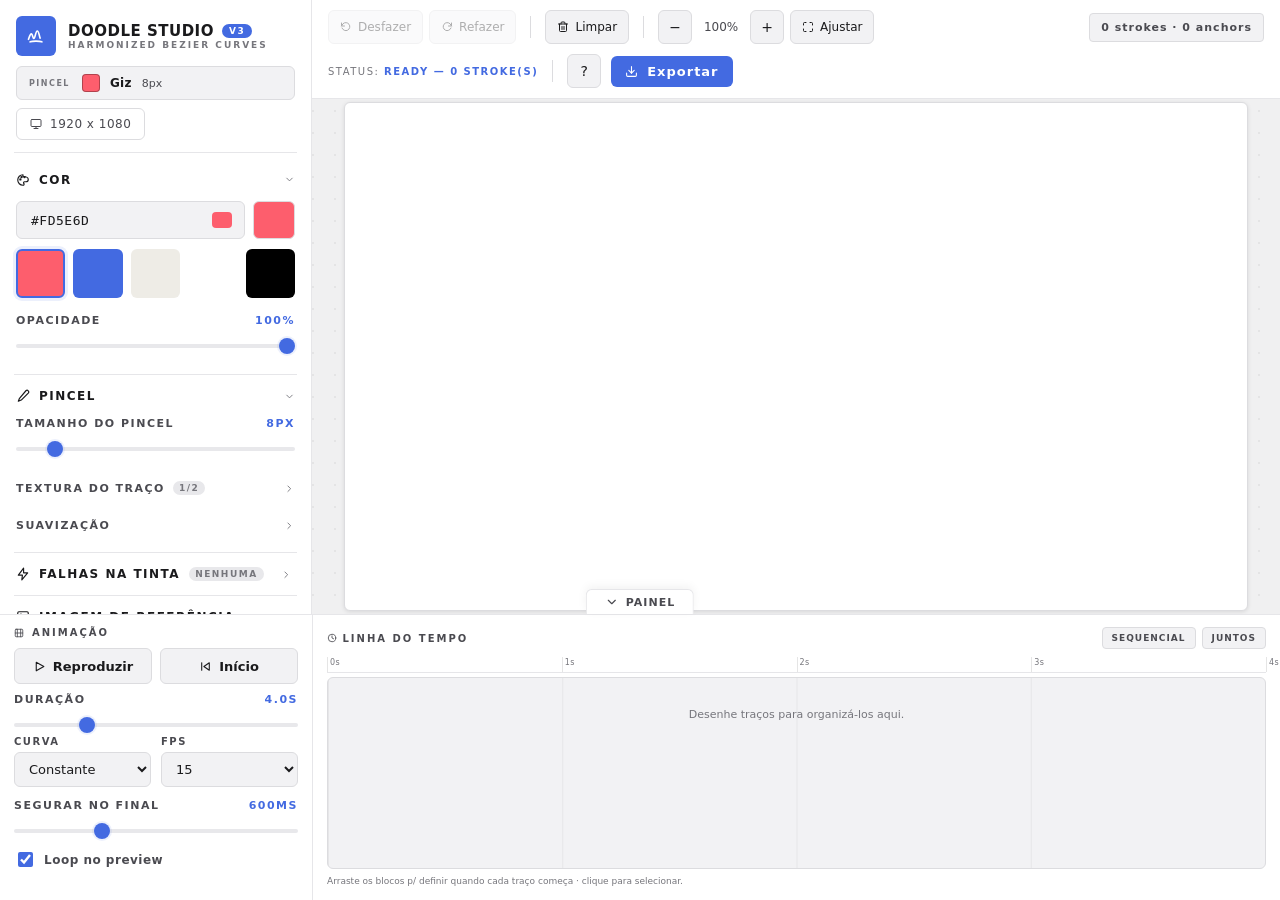
<file: v2.html>
<!DOCTYPE html>
<html lang="pt-BR">
<head>
<meta charset="UTF-8" />
<meta name="viewport" content="width=device-width, initial-scale=1.0" />
<title>CBA Studio</title>
<style>
  :root {
    --bg: #F0F0F1;
    --surface: #FFFFFF;
    --surface-2: #F2F2F4;
    --surface-3: #E8E8EB;
    --border: #DCDCDF;
    --border-2: #E6E6E9;
    --text: #1A1A1C;
    --muted: #76767C;
    --muted-2: #4A4A50;
    --accent: #436AE1;
    --accent-2: #5A7DE8;
    --accent-soft: rgba(67,106,225,0.10);
    --danger: #C03040;
    --radius: 6px;
    --radius-sm: 4px;
    --gap: 14px;
    --sidebar-w: 312px;
    --dock-h: 286px;
  }
  * { box-sizing: border-box; }
  html, body {
    margin: 0; padding: 0; height: 100%;
    background: var(--bg); color: var(--text);
    font-family: ui-sans-serif, system-ui, -apple-system, "Segoe UI", Roboto, sans-serif;
    -webkit-font-smoothing: antialiased;
    overflow: hidden; user-select: none;
  }
  body { display: grid; grid-template-rows: 1fr auto; height: 100vh; }
  button { font-family: inherit; }
  ::-webkit-scrollbar { width: 9px; height: 9px; }
  ::-webkit-scrollbar-thumb { background: #C8C8CC; border-radius: 8px; }
  ::-webkit-scrollbar-thumb:hover { background: #B2B2B8; }

  /* ============ HEADER ============ */
  header.topbar {
    display: flex; align-items: center; gap: 18px;
    padding: 12px 20px; border-bottom: 1px solid var(--border-2); background: var(--surface);
  }
  .brand { display: flex; align-items: center; gap: 12px; }
  .logo {
    width: 40px; height: 40px; border-radius: var(--radius); background: var(--accent);
    display: grid; place-items: center; font-size: 20px;
  }
  .side-brand h1 { margin: 0; font-size: 15px; letter-spacing: 0.5px; font-weight: 800; display: flex; align-items: center; gap: 8px; }
  .side-brand small { display: block; font-size: 9px; letter-spacing: 2px; color: var(--muted); text-transform: uppercase; font-weight: 600; }
  .pill { font-size: 9px; letter-spacing: 1.5px; padding: 2px 7px; border-radius: 999px; background: var(--surface-3); color: var(--muted-2); font-weight: 700; }
  .pill.v2 { background: var(--accent); color: #fff; }
  .header-spacer { flex: 1; }

  /* Active brush chip */
  .brush-chip {
    display: flex; align-items: center; gap: 10px; padding: 7px 12px; border-radius: var(--radius);
    background: var(--surface-2); border: 1px solid var(--border); cursor: default;
  }
  .brush-chip .bc-sw { width: 18px; height: 18px; border-radius: var(--radius-sm); box-shadow: 0 0 0 1px rgba(0,0,0,0.3) inset; }
  .brush-chip .bc-tex { font-size: 12px; font-weight: 700; color: var(--text); letter-spacing: 0.3px; }
  .brush-chip .bc-size { font-size: 11px; color: var(--muted-2); font-variant-numeric: tabular-nums; }
  .brush-chip .bc-label { font-size: 8px; letter-spacing: 1.5px; color: var(--muted); text-transform: uppercase; font-weight: 700; margin-right: 2px; }

  .res-chip {
    display: inline-flex; align-items: center; gap: 8px; font-size: 12px; letter-spacing: 0.5px;
    padding: 8px 13px; border: 1px solid var(--border); border-radius: var(--radius);
    background: var(--surface); color: var(--muted-2); font-variant-numeric: tabular-nums;
  }

  /* ============ MAIN ============ */
  main { display: grid; grid-template-columns: var(--sidebar-w) 1fr; min-height: 0; }

  aside.tools { border-right: 1px solid var(--border-2); overflow-y: auto; background: var(--surface); padding: 4px 14px; }

  /* ---------- Accordion (flat, integrated sections) ---------- */
  .acc { border-bottom: 1px solid var(--border-2); }
  .acc:last-child { border-bottom: none; }
  .acc-head {
    width: 100%; display: flex; align-items: center; gap: 9px; background: transparent; border: none;
    color: var(--text); padding: 13px 2px; cursor: pointer; font-size: 12px; font-weight: 700;
    letter-spacing: 1.5px; text-transform: uppercase; transition: color 0.12s;
  }
  .acc-head:hover { color: var(--accent); }
  .acc-head .acc-ic { font-size: 14px; }
  .acc-head .acc-arrow { margin-left: auto; color: var(--muted); font-size: 11px; line-height: 1; transition: transform 0.15s ease, color 0.12s; }
  .acc-head:hover .acc-arrow { color: var(--accent); }
  .acc.collapsed .acc-arrow { transform: rotate(-90deg); }
  .acc-body { padding: 0 2px 14px; }
  .acc.collapsed .acc-body { display: none; }
  .acc-head .acc-tag { margin-left: auto; font-size: 9px; letter-spacing: 1px; color: var(--muted); background: var(--surface-3); padding: 2px 7px; border-radius: 999px; font-weight: 700; }
  .acc.collapsed .acc-head .acc-arrow { margin-left: 8px; }
  .acc-head .acc-tag + .acc-arrow { margin-left: 8px; }

  /* sub-section (texture, smoothing) — flat, aligned with parent */
  .sub-acc { margin-top: 12px; }
  .sub-head {
    width: 100%; display: flex; align-items: center; gap: 8px; background: transparent; border: none;
    color: var(--muted-2); padding: 6px 0; cursor: pointer; font-size: 11px; font-weight: 700;
    letter-spacing: 1.5px; text-transform: uppercase;
  }
  .sub-head:hover { color: var(--accent); }
  .sub-head .acc-arrow { margin-left: auto; color: var(--muted); font-size: 11px; line-height: 1; transition: transform 0.15s ease, color 0.12s; }
  .sub-head:hover .acc-arrow { color: var(--accent); }
  .sub-acc.collapsed .acc-arrow { transform: rotate(-90deg); }
  .sub-body { padding: 4px 0 4px; }
  .sub-acc.collapsed .sub-body { display: none; }

  /* ---------- Color ---------- */
  .color-row { display: grid; grid-template-columns: 1fr auto; gap: 8px; margin-bottom: 10px; }
  .hex-input { display: flex; align-items: center; gap: 10px; background: var(--surface-2); border: 1px solid var(--border); border-radius: var(--radius); padding: 8px 12px; }
  .hex-input input { background: transparent; border: none; outline: none; color: var(--text); font-family: ui-monospace, "Cascadia Code", Menlo, Consolas, monospace; font-size: 13px; width: 100%; letter-spacing: 0.5px; }
  .hex-input .sw { width: 20px; height: 16px; border-radius: 4px; background: var(--accent); flex-shrink: 0; }
  .pick-btn { position: relative; width: 42px; height: 38px; border-radius: var(--radius); border: 1px solid var(--border); background: var(--accent); cursor: pointer; overflow: hidden; }
  .pick-btn input[type="color"] { position: absolute; inset: 0; width: 100%; height: 100%; opacity: 0; cursor: pointer; border: none; }
  .palette { display: grid; grid-template-columns: repeat(5, 1fr); gap: 8px; }
  .swatch { aspect-ratio: 1 / 1; border-radius: var(--radius); cursor: pointer; border: 2px solid transparent; position: relative; transition: transform 0.1s ease; }
  .swatch:hover { transform: scale(1.06); }
  .swatch.active { border-color: var(--accent); box-shadow: 0 0 0 3px var(--accent-soft); }

  /* ---------- Sliders ---------- */
  .slider-row { display: flex; justify-content: space-between; align-items: center; margin-bottom: 6px; font-size: 11px; letter-spacing: 1.5px; color: var(--muted-2); text-transform: uppercase; font-weight: 700; }
  .slider-row .val { color: var(--accent); font-variant-numeric: tabular-nums; }
  input[type="range"] { -webkit-appearance: none; appearance: none; width: 100%; height: 4px; background: var(--surface-3); border-radius: 4px; outline: none; margin: 4px 0 12px; }
  input[type="range"]::-webkit-slider-thumb { -webkit-appearance: none; appearance: none; width: 16px; height: 16px; border-radius: 50%; background: var(--accent); cursor: pointer; box-shadow: 0 0 0 2px var(--accent-soft); }
  input[type="range"]::-moz-range-thumb { width: 16px; height: 16px; border-radius: 50%; background: var(--accent); cursor: pointer; border: none; }
  .slider-row:not(:first-child) { margin-top: 2px; }

  /* ---------- Texture grid ---------- */
  .texture-grid { display: grid; grid-template-columns: 1fr 1fr; gap: 8px; }
  .tex-btn { background: var(--surface); border: 1px solid var(--border); color: var(--muted-2); padding: 9px 8px; border-radius: var(--radius); font-size: 10px; letter-spacing: 1px; text-transform: uppercase; font-weight: 700; cursor: pointer; transition: all 0.12s ease; display: flex; flex-direction: column; align-items: center; gap: 6px; font-family: inherit; }
  .tex-btn:hover { border-color: var(--muted); color: var(--text); }
  .tex-btn.active { background: var(--accent-soft); border-color: var(--accent); color: var(--accent); }
  .tex-btn.active.secondary { background: #EDE8FA; border-color: #8B5CF6; color: #6D38D4; box-shadow: 0 0 0 1px rgba(109,56,212,0.15) inset; }
  .tex-btn canvas { width: 100%; height: 22px; background: #fff; border-radius: 4px; }
  .hint { font-size: 9px; letter-spacing: 1.5px; color: var(--muted); background: var(--surface-3); padding: 2px 6px; border-radius: 999px; font-weight: 700; }

  /* ---------- Faults ---------- */
  .fault-grid { display: grid; grid-template-columns: repeat(4, 1fr); gap: 6px; margin-bottom: 12px; }
  .fault-btn { background: var(--surface); border: 1px solid var(--border); color: var(--muted-2); padding: 8px 4px; border-radius: var(--radius-sm); font-size: 10px; letter-spacing: 0.5px; text-transform: uppercase; font-weight: 700; cursor: pointer; transition: all 0.12s ease; font-family: inherit; }
  .fault-btn:hover { border-color: var(--muted); color: var(--text); }
  .fault-btn.active { background: #FAE8EB; border-color: #C03040; color: #A02030; }

  /* ---------- Buttons ---------- */
  .btn-ghost { display: inline-flex; align-items: center; justify-content: center; gap: 8px; background: var(--surface-2); border: 1px solid var(--border); color: var(--text); padding: 9px 12px; border-radius: var(--radius); font-size: 13px; cursor: pointer; transition: all 0.12s ease; font-family: inherit; }
  .btn-ghost:hover { border-color: var(--border); background: var(--surface-3); }
  .btn-ghost.danger:hover { color: var(--danger); border-color: #E8B0B8; }
  .btn-primary { display: inline-flex; align-items: center; justify-content: center; gap: 9px; padding: 10px 18px; background: var(--accent); color: #fff; font-weight: 800; letter-spacing: 1px; font-size: 13px; border: none; border-radius: var(--radius); cursor: pointer; transition: background 0.12s ease; }
  .btn-primary:hover { background: var(--accent-2); }
  .img-actions { display: grid; grid-template-columns: 1fr 1fr; gap: 8px; }

  /* selected stroke recolor info */
  .stroke-selected-info { display: none; align-items: center; gap: 8px; padding: 10px 12px; background: var(--accent-soft); border: 1px solid var(--accent); border-radius: var(--radius); margin-bottom: 12px; font-size: 12px; color: var(--accent); letter-spacing: 0.5px; font-weight: 700; }
  .stroke-selected-info.show { display: flex; }
  .stroke-selected-info .deselect-btn { margin-left: auto; background: none; border: 1px solid var(--accent); color: var(--accent); padding: 4px 10px; border-radius: 6px; cursor: pointer; font-size: 10px; font-weight: 700; letter-spacing: 0.5px; font-family: inherit; }

  /* ============ CANVAS AREA ============ */
  .canvas-area { position: relative; display: flex; flex-direction: column; min-width: 0; min-height: 0; background: var(--bg); background-image: radial-gradient(circle at 1px 1px, rgba(0,0,0,0.05) 1px, transparent 0); background-size: 22px 22px; }
  .action-bar { display: flex; align-items: center; gap: 10px; padding: 10px 16px; border-bottom: 1px solid var(--border-2); background: var(--surface); flex-wrap: wrap; }
  .ab-group { display: flex; align-items: center; gap: 6px; }
  .ab-sep { width: 1px; height: 22px; background: var(--border); margin: 0 4px; }
  .ab-btn { display: inline-flex; align-items: center; gap: 6px; background: var(--surface-2); border: 1px solid var(--border); color: var(--text); height: 34px; padding: 0 11px; border-radius: var(--radius); font-size: 12px; cursor: pointer; font-family: inherit; transition: all 0.12s; }
  .ab-btn:hover:not(:disabled) { border-color: var(--accent); color: var(--accent); background: var(--accent-soft); }
  .ab-btn.active { border-color: var(--accent); color: var(--accent); background: var(--accent-soft); }
  .ab-btn.danger:hover:not(:disabled) { border-color: #E8B0B8; color: var(--danger); }
  .ab-btn:disabled { opacity: 0.35; cursor: default; }
  .ab-icon { width: 34px; padding: 0; justify-content: center; font-size: 14px; }
  .zoom-label { font-size: 12px; color: var(--muted-2); min-width: 46px; text-align: center; font-variant-numeric: tabular-nums; }
  .ab-spacer { flex: 1; }
  .ab-chip { font-size: 11px; letter-spacing: 1px; font-weight: 700; color: var(--muted-2); background: var(--surface-2); border: 1px solid var(--border); padding: 7px 11px; border-radius: var(--radius-sm); font-variant-numeric: tabular-nums; }
  .ab-status { font-size: 10px; letter-spacing: 1.5px; color: var(--muted); text-transform: uppercase; }
  .ab-status b { color: var(--accent); font-weight: 700; }

  .canvas-scroll { flex: 1; min-height: 0; overflow: auto; display: grid; place-items: center; padding: 32px; }
  .canvas-wrap { position: relative; width: 100%; max-width: 100%; aspect-ratio: 16 / 9; background: #fff; border-radius: var(--radius); overflow: hidden; border: 1px solid var(--border); box-shadow: 0 1px 4px rgba(0,0,0,0.10); touch-action: none; transform-origin: center center; transition: transform 0.12s ease; }
  .canvas-wrap canvas, .canvas-wrap .ref-img { position: absolute; inset: 0; width: 100%; height: 100%; display: block; }
  .ref-img { pointer-events: none; object-fit: contain; opacity: 0.4; }
  #drawCanvas { cursor: crosshair; }

  /* ============ BOTTOM DOCK (After Effects) ============ */
  .dock { height: var(--dock-h); border-top: 1px solid var(--border-2); background: var(--surface); display: grid; grid-template-columns: var(--sidebar-w) 1fr; min-height: 0; }
  body.dock-hidden { --dock-h: 0px; }
  body.dock-hidden .dock { display: none; }
  .dock-col { padding: 12px 14px; min-height: 0; overflow: hidden; }
  .dock-col input[type="range"] { margin: 4px 0 9px; }
  .dock-col + .dock-col { border-left: 1px solid var(--border-2); }
  .dock-title { font-size: 10px; letter-spacing: 2px; color: var(--muted-2); text-transform: uppercase; font-weight: 700; margin: 0 0 10px; display: flex; align-items: center; gap: 8px; }
  .dock-title .help-btn { margin-left: auto; width: 18px; height: 18px; border-radius: 50%; border: 1px solid var(--border); background: var(--surface-2); color: var(--muted-2); font-size: 11px; cursor: pointer; line-height: 1; }
  .dock-title .help-btn:hover { color: var(--accent); border-color: var(--accent); }

  .transport-main { display: grid; grid-template-columns: 1fr 1fr; gap: 8px; margin-bottom: 9px; }
  .play-big { display: inline-flex; align-items: center; justify-content: center; gap: 7px; height: 36px; border-radius: var(--radius); border: 1px solid var(--border); background: var(--surface-2); color: var(--text); font-size: 13px; font-weight: 700; cursor: pointer; font-family: inherit; transition: all 0.12s; }
  #playBtn.playing { border-color: var(--accent); color: var(--accent); background: var(--accent-soft); }
  .play-big:hover { border-color: var(--accent); color: var(--accent); background: var(--accent-soft); }
  .anim-field { margin: 10px 0; }
  .anim-field > label { display: block; font-size: 10px; letter-spacing: 1.5px; color: var(--muted-2); text-transform: uppercase; font-weight: 700; margin-bottom: 5px; }
  .anim-field select { width: 100%; background: var(--surface-2); border: 1px solid var(--border); color: var(--text); border-radius: var(--radius); padding: 8px 10px; font-size: 13px; font-family: inherit; outline: none; cursor: pointer; }
  .anim-field select:focus { border-color: var(--accent); }
  .anim-row2 { display: grid; grid-template-columns: 1fr 1fr; gap: 10px; }
  .anim-check { display: flex; align-items: center; gap: 8px; font-size: 12px; color: var(--muted-2); letter-spacing: 0.5px; font-weight: 600; cursor: pointer; margin: 7px 0 0; }
  .anim-check input { accent-color: var(--accent); width: 15px; height: 15px; cursor: pointer; }
  .anim-note { font-size: 10px; color: var(--muted); line-height: 1.4; }

  /* timeline column */
  .dock-tl { display: flex; flex-direction: column; min-height: 0; }
  .tl-head { display: flex; align-items: center; justify-content: space-between; margin: 0 0 8px; font-size: 10px; letter-spacing: 2px; color: var(--muted-2); text-transform: uppercase; font-weight: 700; }
  .tl-quick { display: flex; gap: 6px; }
  .tl-quick button { background: var(--surface-2); border: 1px solid var(--border); color: var(--muted-2); border-radius: var(--radius-sm); padding: 5px 9px; font-size: 9px; letter-spacing: 1px; text-transform: uppercase; font-weight: 700; cursor: pointer; font-family: inherit; transition: all 0.12s; }
  .tl-quick button:hover { border-color: var(--accent); color: var(--accent); background: var(--accent-soft); }
  .tl-ruler { position: relative; height: 16px; margin: 0 0 4px; border-bottom: 1px solid var(--border-2); }
  .tl-tick { position: absolute; top: 0; bottom: 0; width: 1px; background: rgba(0,0,0,0.10); }
  .tl-tick span { position: absolute; top: 1px; left: 3px; font-size: 8px; color: var(--muted); letter-spacing: 0.5px; }
  .tl-wrap { position: relative; flex: 1; min-height: 0; background: var(--surface-2); border: 1px solid var(--border); border-radius: var(--radius); padding: 8px; overflow-y: auto; overflow-x: hidden; background-image: linear-gradient(90deg, rgba(0,0,0,0.05) 1px, transparent 1px); background-size: 25% 100%; }
  .tl-empty { font-size: 11px; color: var(--muted); text-align: center; padding: 22px 4px; }
  .tl-lanes { display: flex; flex-direction: column; gap: 5px; }
  .tl-lane { position: relative; height: 20px; border-radius: 5px; background: rgba(0,0,0,0.04); }
  .tl-block { position: absolute; top: 0; height: 100%; min-width: 8px; border-radius: 5px; cursor: grab; box-shadow: 0 0 0 1px rgba(0,0,0,0.3) inset; display: flex; align-items: center; padding-left: 6px; overflow: hidden; font-size: 10px; font-weight: 800; color: rgba(0,0,0,0.55); user-select: none; transition: box-shadow 0.1s ease; }
  .tl-block:hover { box-shadow: 0 0 0 1px rgba(255,255,255,0.25) inset; }
  .tl-block.dragging { cursor: grabbing; box-shadow: 0 0 0 2px var(--accent); z-index: 4; }
  .tl-block.selected { box-shadow: 0 0 0 2px var(--accent), 0 0 8px var(--accent-soft); }
  .tl-playhead { position: absolute; top: 6px; bottom: 6px; width: 2px; background: var(--accent); left: 8px; pointer-events: none; opacity: 0; box-shadow: 0 0 6px rgba(67,106,225,0.5); z-index: 5; }
  .tl-playhead.show { opacity: 1; }
  .tl-hint { font-size: 9px; color: var(--muted); margin-top: 6px; line-height: 1.4; }

  /* export column */
  .export-grid { display: grid; grid-template-columns: 1fr 1fr; gap: 8px; }
  .export-grid .btn-ghost, .export-grid .btn-primary { width: 100%; padding: 11px 8px; font-size: 12px; }
  .export-opts { margin-top: 9px; border-top: 1px solid var(--border-2); padding-top: 9px; }
  .webm-bg-row { display: flex; align-items: center; gap: 10px; }
  .webm-bg-row .pick-btn { width: 38px; height: 34px; }

  /* ============ TOAST + MODAL ============ */
  .toast { position: fixed; bottom: calc(var(--dock-h) + 20px); left: 50%; transform: translateX(-50%) translateY(20px); background: #1A1A1C; border: 1px solid #34343A; color: #F2F2F4; padding: 12px 22px; border-radius: var(--radius); font-size: 13px; opacity: 0; transition: all 0.25s ease; pointer-events: none; z-index: 100; box-shadow: 0 10px 40px rgba(0,0,0,0.25); }
  .toast.show { opacity: 1; transform: translateX(-50%) translateY(0); }

  .modal-overlay { position: fixed; inset: 0; background: rgba(0,0,0,0.62); z-index: 120; display: none; place-items: center; }
  .modal-overlay.show { display: grid; }
  .modal { background: var(--surface); border: 1px solid var(--border); border-radius: var(--radius); padding: 24px; min-width: 360px; max-width: 440px; box-shadow: 0 20px 60px rgba(0,0,0,0.18); }
  .modal h3 { margin: 0 0 6px; font-size: 16px; color: var(--text); font-weight: 800; letter-spacing: 0.5px; }
  .modal p { margin: 0 0 16px; font-size: 12px; color: var(--muted-2); line-height: 1.5; }
  .export-original-row { display: flex; align-items: center; gap: 10px; cursor: pointer; background: var(--surface-2); border: 1px solid var(--border); border-radius: var(--radius); padding: 11px 13px; margin-bottom: 16px; font-size: 13px; color: var(--text); }
  .export-original-row input { accent-color: var(--accent); width: 16px; height: 16px; cursor: pointer; }
  .export-original-row small { color: var(--muted); }
  .export-colors-label { font-size: 10px; letter-spacing: 1.5px; color: var(--muted-2); text-transform: uppercase; font-weight: 700; margin-bottom: 8px; }
  .modal-colors { display: flex; flex-wrap: wrap; gap: 10px; margin-bottom: 16px; }
  .modal-swatch { width: 42px; height: 42px; border-radius: var(--radius); cursor: pointer; border: 3px solid transparent; transition: all 0.12s; position: relative; }
  .modal-swatch:hover { transform: scale(1.08); }
  .modal-swatch.selected { border-color: var(--accent); box-shadow: 0 0 0 2px var(--accent-soft); }
  .modal-swatch .remove-color { position: absolute; top: -6px; right: -6px; width: 16px; height: 16px; border-radius: 50%; background: #ff4444; color: #fff; font-size: 10px; border: none; cursor: pointer; display: none; align-items: center; justify-content: center; line-height: 1; }
  .modal-swatch:hover .remove-color { display: flex; }
  .modal-add-row { display: flex; gap: 8px; align-items: center; margin-bottom: 20px; }
  .modal-add-row .pick-btn { width: 36px; height: 36px; border-radius: 8px; }
  .modal-actions { display: flex; gap: 10px; justify-content: flex-end; }

  /* shortcuts help popover */
  .help-pop { position: fixed; z-index: 130; display: none; background: #1A1A1C; border: 1px solid #34343A; border-radius: var(--radius); padding: 14px 16px; box-shadow: 0 16px 50px rgba(0,0,0,0.22); font-size: 12px; color: #A0A0A6; max-width: 280px; }
  .help-pop.show { display: block; }
  .help-pop h4 { margin: 0 0 10px; font-size: 11px; letter-spacing: 1.5px; text-transform: uppercase; color: var(--accent); }
  .help-pop .kb { display: flex; justify-content: space-between; gap: 16px; margin: 5px 0; }
  .help-pop kbd { background: #2C2A27; border: 1px solid #3A3830; border-radius: 5px; padding: 1px 7px; font-family: ui-monospace, monospace; font-size: 11px; color: #F0EDE6; }

  /* export dropdown popover */
  .export-pop { position: fixed; z-index: 130; display: none; background: var(--surface); border: 1px solid var(--border); border-radius: var(--radius); padding: 14px; box-shadow: 0 16px 50px rgba(0,0,0,0.18); width: 240px; }
  .export-pop.show { display: block; }
  .export-pop h4 { margin: 0 0 10px; font-size: 11px; letter-spacing: 1.5px; text-transform: uppercase; color: var(--muted-2); }

  /* ---------- Outline icons ---------- */
  .ic { width: 1em; height: 1em; flex-shrink: 0; display: inline-block; vertical-align: -0.14em; fill: none; stroke: currentColor; stroke-width: 2; stroke-linecap: round; stroke-linejoin: round; }

  /* ---------- Sidebar brand (integrated header) ---------- */
  .side-brand { display: flex; align-items: center; gap: 12px; padding: 12px 2px 10px; }
  .side-brand .logo { color: #fff; font-size: 20px; }
  .side-brush { display: flex; flex-wrap: wrap; gap: 8px; padding: 0 2px 12px; border-bottom: 1px solid var(--border-2); margin-bottom: 6px; }
  .side-brush .brush-chip { flex: 1 1 auto; }

  /* ---------- Bottom dock tab (toggle) ---------- */
  .dock-tab { position: fixed; bottom: var(--dock-h); left: 50%; transform: translateX(-50%); z-index: 60;
    display: inline-flex; align-items: center; gap: 7px; background: var(--surface); border: 1px solid var(--border-2);
    border-bottom: none; border-radius: var(--radius) var(--radius) 0 0; color: var(--muted-2); padding: 5px 18px;
    font-size: 11px; font-weight: 700; letter-spacing: 1px; text-transform: uppercase; cursor: pointer;
    box-shadow: 0 -3px 10px rgba(0,0,0,0.05); transition: color 0.12s, border-color 0.12s, bottom 0.12s ease; font-family: inherit; }
  .dock-tab:hover { color: var(--accent); border-color: var(--accent); }
  .dock-tab .ic { font-size: 14px; transition: transform 0.15s ease; }
  body.dock-hidden .dock-tab .ic { transform: rotate(180deg); }
</style>
</head>
<body>

  <!-- Icon sprite (outline icons) -->
  <svg width="0" height="0" style="position:absolute" aria-hidden="true">
    <symbol id="ic-doodle" viewBox="0 0 24 24"><path d="M3 16c1.2-3.5 2-6.5 3.5-6.5S8 15 9.5 15s2-9 4-9 2.3 6 3.5 8.5"/><path d="M5 19c3-1.2 11-1.2 14 0"/></symbol>
    <symbol id="ic-palette" viewBox="0 0 24 24"><path d="M12 3a9 9 0 1 0 0 18 1.8 1.8 0 0 0 1.4-3 1.8 1.8 0 0 1 1.4-3H17a4 4 0 0 0 4-4c0-3.3-4-5-9-5z"/><circle cx="7.5" cy="11" r="1"/><circle cx="9.5" cy="7" r="1"/><circle cx="14.5" cy="7" r="1"/></symbol>
    <symbol id="ic-brush" viewBox="0 0 24 24"><path d="M17 3a2.83 2.83 0 0 1 4 4L9 19l-5 2 2-5L17 3z"/></symbol>
    <symbol id="ic-zap" viewBox="0 0 24 24"><polygon points="13 2 4 14 11 14 10 22 20 10 13 10 13 2"/></symbol>
    <symbol id="ic-image" viewBox="0 0 24 24"><rect x="3" y="3" width="18" height="18" rx="2"/><circle cx="8.5" cy="8.5" r="1.6"/><path d="M21 15l-5-5L4 21"/></symbol>
    <symbol id="ic-film" viewBox="0 0 24 24"><rect x="3" y="3" width="18" height="18" rx="2"/><line x1="8" y1="3" x2="8" y2="21"/><line x1="16" y1="3" x2="16" y2="21"/><line x1="3" y1="12" x2="21" y2="12"/></symbol>
    <symbol id="ic-clock" viewBox="0 0 24 24"><circle cx="12" cy="12" r="9"/><polyline points="12 7 12 12 16 14"/></symbol>
    <symbol id="ic-undo" viewBox="0 0 24 24"><polyline points="3 4 3 10 9 10"/><path d="M4 14a8 8 0 1 0 2-8.5L3 10"/></symbol>
    <symbol id="ic-redo" viewBox="0 0 24 24"><polyline points="21 4 21 10 15 10"/><path d="M20 14a8 8 0 1 1-2-8.5L21 10"/></symbol>
    <symbol id="ic-trash" viewBox="0 0 24 24"><polyline points="3 6 21 6"/><path d="M19 6v13a2 2 0 0 1-2 2H7a2 2 0 0 1-2-2V6m3 0V4a2 2 0 0 1 2-2h4a2 2 0 0 1 2 2v2"/><line x1="10" y1="11" x2="10" y2="17"/><line x1="14" y1="11" x2="14" y2="17"/></symbol>
    <symbol id="ic-maximize" viewBox="0 0 24 24"><path d="M8 3H5a2 2 0 0 0-2 2v3m18 0V5a2 2 0 0 0-2-2h-3m0 18h3a2 2 0 0 0 2-2v-3M3 16v3a2 2 0 0 0 2 2h3"/></symbol>
    <symbol id="ic-monitor" viewBox="0 0 24 24"><rect x="2" y="3" width="20" height="14" rx="2"/><line x1="8" y1="21" x2="16" y2="21"/><line x1="12" y1="17" x2="12" y2="21"/></symbol>
    <symbol id="ic-download" viewBox="0 0 24 24"><path d="M21 15v4a2 2 0 0 1-2 2H5a2 2 0 0 1-2-2v-4"/><polyline points="7 10 12 15 17 10"/><line x1="12" y1="15" x2="12" y2="3"/></symbol>
    <symbol id="ic-play" viewBox="0 0 24 24"><polygon points="6 4 20 12 6 20 6 4"/></symbol>
    <symbol id="ic-pause" viewBox="0 0 24 24"><rect x="6" y="4" width="4" height="16" rx="1"/><rect x="14" y="4" width="4" height="16" rx="1"/></symbol>
    <symbol id="ic-restart" viewBox="0 0 24 24"><polygon points="19 5 9 12 19 19 19 5"/><line x1="5" y1="5" x2="5" y2="19"/></symbol>
    <symbol id="ic-chevron" viewBox="0 0 24 24"><polyline points="6 9 12 15 18 9"/></symbol>
  </svg>

  <main>
    <aside class="tools">

      <div class="side-brand">
        <div class="logo"><svg class="ic"><use href="#ic-doodle"/></svg></div>
        <div>
          <h1>DOODLE STUDIO <span class="pill v2">V3</span></h1>
          <small>Harmonized Bezier Curves</small>
        </div>
      </div>
      <div class="side-brush">
        <div class="brush-chip" id="brushChip" title="Pincel ativo">
          <span class="bc-label">Pincel</span>
          <span class="bc-sw" id="bcSw" style="background:#FD5E6D"></span>
          <span class="bc-tex" id="bcTex">Giz</span>
          <span class="bc-size" id="bcSize">8px</span>
        </div>
        <span class="res-chip"><svg class="ic"><use href="#ic-monitor"/></svg> <span id="resLabel">1920 x 1080</span></span>
      </div>

      <div class="stroke-selected-info" id="strokeSelectedInfo">
        <span>Traço selecionado</span>
        <button class="deselect-btn" id="deselectBtn">Deselecionar</button>
      </div>

      <!-- COR -->
      <div class="acc" data-acc="cor">
        <button class="acc-head"><span class="acc-ic"><svg class="ic"><use href="#ic-palette"/></svg></span> Cor <span class="acc-arrow"><svg class="ic"><use href="#ic-chevron"/></svg></span></button>
        <div class="acc-body">
          <div class="color-row">
            <div class="hex-input">
              <input type="text" id="hexInput" value="#FD5E6D" maxlength="7" />
              <div class="sw" id="hexSw" style="background:#FD5E6D"></div>
            </div>
            <label class="pick-btn" id="pickBtn" style="background:#FD5E6D;">
              <input type="color" id="colorPicker" value="#FD5E6D" />
            </label>
          </div>
          <div class="palette" id="palette"></div>
          <div class="slider-row" style="margin-top:16px;">
            <span>Opacidade</span><span class="val" id="opacityVal">100%</span>
          </div>
          <input type="range" id="opacity" min="0" max="100" value="100" />
        </div>
      </div>

      <!-- PINCEL -->
      <div class="acc" data-acc="pincel">
        <button class="acc-head"><span class="acc-ic"><svg class="ic"><use href="#ic-brush"/></svg></span> Pincel <span class="acc-arrow"><svg class="ic"><use href="#ic-chevron"/></svg></span></button>
        <div class="acc-body">
          <div class="slider-row">
            <span>Tamanho do Pincel</span><span class="val" id="sizeVal">8px</span>
          </div>
          <input type="range" id="size" min="1" max="60" value="8" />

          <div class="sub-acc collapsed" id="texAcc">
            <button class="sub-head">Textura do Traço <span class="hint" id="texHint">1/2</span> <span class="acc-arrow"><svg class="ic"><use href="#ic-chevron"/></svg></span></button>
            <div class="sub-body">
              <div class="texture-grid" id="textureGrid">
                <button class="tex-btn active" data-tex="giz"><canvas width="120" height="22"></canvas>Giz</button>
                <button class="tex-btn" data-tex="solido"><canvas width="120" height="22"></canvas>Sólido</button>
                <button class="tex-btn" data-tex="marcador"><canvas width="120" height="22"></canvas>Marcador</button>
                <button class="tex-btn" data-tex="lapis"><canvas width="120" height="22"></canvas>Lápis</button>
                <button class="tex-btn" data-tex="aquarela"><canvas width="120" height="22"></canvas>Aquarela</button>
                <button class="tex-btn" data-tex="spray"><canvas width="120" height="22"></canvas>Spray</button>
                <button class="tex-btn" data-tex="nanquim"><canvas width="120" height="22"></canvas>Nanquim</button>
                <button class="tex-btn" data-tex="pontilhado"><canvas width="120" height="22"></canvas>Pontilhado</button>
                <button class="tex-btn" data-tex="patinhas"><canvas width="120" height="22"></canvas>Patinhas</button>
              </div>
              <div class="anim-note" style="margin-top:8px;">Clique para escolher (até 2 combinadas).</div>
            </div>
          </div>

          <div class="sub-acc collapsed" id="suavAcc">
            <button class="sub-head">Suavização <span class="acc-arrow"><svg class="ic"><use href="#ic-chevron"/></svg></span></button>
            <div class="sub-body">
              <div class="slider-row">
                <span>Estabilizador do Movimento</span><span class="val" id="mouseSmoothVal">50%</span>
              </div>
              <input type="range" id="mouseSmooth" min="0" max="100" value="50" />
              <div class="slider-row">
                <span>Suavização Vetorial</span><span class="val" id="vectorSmoothVal">0%</span>
              </div>
              <input type="range" id="vectorSmooth" min="0" max="100" value="0" />
            </div>
          </div>
        </div>
      </div>

      <!-- FALHAS -->
      <div class="acc collapsed" data-acc="falhas">
        <button class="acc-head"><span class="acc-ic"><svg class="ic"><use href="#ic-zap"/></svg></span> Falhas na Tinta <span class="hint" id="faultHint">Nenhuma</span> <span class="acc-arrow"><svg class="ic"><use href="#ic-chevron"/></svg></span></button>
        <div class="acc-body">
          <div class="fault-grid" id="faultGrid">
            <button class="fault-btn active" data-fault="none">Nenhuma</button>
            <button class="fault-btn" data-fault="quebra">Quebra</button>
            <button class="fault-btn" data-fault="falha">Falha</button>
            <button class="fault-btn" data-fault="respingo">Respingo</button>
          </div>
          <div class="slider-row" style="margin-top:6px;">
            <span>Intensidade</span><span class="val" id="faultLvlVal">16%</span>
          </div>
          <input type="range" id="faultLvl" min="0" max="100" value="16" />
          <div class="slider-row">
            <span>Tamanho da Quebra</span><span class="val" id="gapSizeVal">54%</span>
          </div>
          <input type="range" id="gapSize" min="0" max="100" value="54" />
        </div>
      </div>

      <!-- REFERÊNCIA -->
      <div class="acc collapsed" data-acc="ref">
        <button class="acc-head"><span class="acc-ic"><svg class="ic"><use href="#ic-image"/></svg></span> Imagem de Referência <span class="acc-arrow"><svg class="ic"><use href="#ic-chevron"/></svg></span></button>
        <div class="acc-body">
          <div class="img-actions">
            <button class="btn-ghost" id="loadImgBtn">Carregar</button>
            <button class="btn-ghost danger" id="removeImgBtn">Remover</button>
          </div>
          <input type="file" id="imgInput" accept="image/*" style="display:none;" />
          <div class="slider-row" style="margin-top:14px;">
            <span>Opacidade Ref.</span><span class="val" id="refOpVal">40%</span>
          </div>
          <input type="range" id="refOp" min="0" max="100" value="40" />
        </div>
      </div>

    </aside>

    <div class="canvas-area">
      <div class="action-bar">
        <div class="ab-group">
          <button class="ab-btn" id="undoBtn" title="Desfazer (Ctrl+Z)"><svg class="ic"><use href="#ic-undo"/></svg> Desfazer</button>
          <button class="ab-btn" id="redoBtn" title="Refazer (Ctrl+Shift+Z)"><svg class="ic"><use href="#ic-redo"/></svg> Refazer</button>
        </div>
        <div class="ab-sep"></div>
        <button class="ab-btn danger" id="clearBtn" title="Limpar tudo"><svg class="ic"><use href="#ic-trash"/></svg> Limpar</button>
        <div class="ab-sep"></div>
        <div class="ab-group">
          <button class="ab-btn ab-icon" id="zoomOutBtn" title="Diminuir zoom">−</button>
          <span class="zoom-label" id="zoomLabel">100%</span>
          <button class="ab-btn ab-icon" id="zoomInBtn" title="Aumentar zoom">+</button>
          <button class="ab-btn" id="zoomFitBtn" title="Ajustar à tela"><svg class="ic"><use href="#ic-maximize"/></svg> Ajustar</button>
        </div>
        <div class="ab-spacer"></div>
        <span class="ab-chip" id="statChip">0 strokes · 0 anchors</span>
        <span class="ab-status">Status: <b id="status">Ready</b></span>
        <div class="ab-sep"></div>
        <button class="ab-btn ab-icon" id="helpBtn" title="Atalhos">?</button>
        <button class="btn-primary" id="openExportBtn" title="Salvar / exportar imagem ou animação" style="padding:8px 14px;"><svg class="ic"><use href="#ic-download"/></svg> Exportar</button>
      </div>
      <div class="canvas-scroll">
        <div class="canvas-wrap" id="canvasWrap">
          <img class="ref-img" id="refImg" alt="" style="display:none;" />
          <canvas id="drawCanvas" width="1920" height="1080"></canvas>
        </div>
      </div>
    </div>
  </main>

  <!-- ============ BOTTOM DOCK ============ -->
  <section class="dock">
    <div class="dock-col">
      <div class="dock-title"><svg class="ic"><use href="#ic-film"/></svg> Animação</div>
      <div class="transport-main">
        <button class="play-big" id="playBtn"><svg class="ic"><use href="#ic-play"/></svg> Reproduzir</button>
        <button class="play-big" id="resetAnimBtn"><svg class="ic"><use href="#ic-restart"/></svg> Início</button>
      </div>
      <div class="slider-row">
        <span>Duração</span><span class="val" id="animDurVal">4.0s</span>
      </div>
      <input type="range" id="animDur" min="5" max="150" value="40" />
      <div class="anim-row2">
        <div class="anim-field" style="margin:0;">
          <label for="animEasing">Curva</label>
          <select id="animEasing">
            <option value="linear">Constante</option>
            <option value="easeIn">Ease-In</option>
            <option value="easeOut">Ease-Out</option>
            <option value="easeInOut">Ease-In-Out</option>
          </select>
        </div>
        <div class="anim-field" style="margin:0;">
          <label for="animFps">FPS</label>
          <select id="animFps">
            <option value="12">12</option>
            <option value="15" selected>15</option>
            <option value="25">25</option>
            <option value="30">30</option>
          </select>
        </div>
      </div>
      <div class="slider-row" style="margin-top:12px;">
        <span>Segurar no Final</span><span class="val" id="animHoldVal">600ms</span>
      </div>
      <input type="range" id="animHold" min="0" max="2000" value="600" step="50" />
      <label class="anim-check"><input type="checkbox" id="animLoop" checked /> Loop no preview</label>
    </div>

    <div class="dock-col dock-tl">
      <div class="tl-head">
        <span><svg class="ic"><use href="#ic-clock"/></svg> Linha do Tempo</span>
        <span class="tl-quick">
          <button id="tlSeqBtn" title="Um após o outro">Sequencial</button>
          <button id="tlTogetherBtn" title="Todos começam juntos">Juntos</button>
        </span>
      </div>
      <div class="tl-ruler" id="tlRuler"></div>
      <div class="tl-wrap" id="tlWrap">
        <div class="tl-empty" id="tlEmpty">Desenhe traços para organizá-los aqui.</div>
        <div class="tl-lanes" id="tlLanes"></div>
        <div class="tl-playhead" id="tlPlayhead"></div>
      </div>
      <div class="tl-hint">Arraste os blocos p/ definir quando cada traço começa · clique para selecionar.</div>
    </div>

  </section>

  <button class="dock-tab" id="dockTab" title="Ocultar/mostrar painel de animação e timeline">
    <svg class="ic"><use href="#ic-chevron"/></svg>
    <span>Painel</span>
  </button>

  <div class="toast" id="toast"></div>

  <div class="help-pop" id="helpPop">
    <h4>Atalhos</h4>
    <div class="kb"><span>Reproduzir / Pausar</span><kbd>Espaço</kbd></div>
    <div class="kb"><span>Desfazer</span><kbd>Ctrl+Z</kbd></div>
    <div class="kb"><span>Refazer</span><kbd>Ctrl+Shift+Z</kbd></div>
    <div class="kb"><span>Deselecionar traço</span><kbd>Esc</kbd></div>
    <div class="kb"><span>Linha reta</span><kbd>Shift + arrastar</kbd></div>
    <div class="kb"><span>Zoom</span><kbd>Ctrl + roda</kbd></div>
  </div>

  <div class="export-pop" id="exportPop">
    <h4>Salvar / Exportar</h4>
    <div class="export-grid">
      <button class="btn-primary" id="exportBtn">PNG</button>
      <button class="btn-ghost" id="svgBtn" title="Exportar SVG Vetorial">SVG</button>
      <button class="btn-ghost" id="gifBtn">GIF</button>
      <button class="btn-ghost" id="webmBtn">WebM</button>
    </div>
    <div class="export-opts">
      <div class="anim-field" style="margin:0 0 10px;">
        <label for="animScale">Tamanho do GIF</label>
        <select id="animScale">
          <option value="480">480 × 270</option>
          <option value="640">640 × 360</option>
          <option value="960">960 × 540</option>
          <option value="1280">1280 × 720</option>
          <option value="1920" selected>1920 × 1080</option>
        </select>
      </div>
      <div class="anim-field" style="margin:0;">
        <label for="webmBg">Fundo do WebM</label>
        <div class="webm-bg-row">
          <label class="pick-btn" id="webmBgPick" style="background:#FFFFFF;">
            <input type="color" id="webmBg" value="#FFFFFF" />
          </label>
          <span class="anim-note">WebM não tem transparência.</span>
        </div>
      </div>
    </div>
  </div>

  <div class="modal-overlay" id="exportModal">
    <div class="modal">
      <h3>Exportar PNG</h3>
      <p>Exporte com as cores que você desenhou, e/ou escolha cores extras — uma imagem é salva para cada opção marcada.</p>
      <label class="export-original-row" id="exportOriginalRow">
        <input type="checkbox" id="exportOriginal" checked />
        <span>Cores originais <small>(como desenhei)</small></span>
      </label>
      <div class="export-colors-label">Recolorir para (opcional)</div>
      <div class="modal-colors" id="exportColors"></div>
      <div class="modal-add-row">
        <label class="pick-btn" style="background:#FF6B6B; width:36px; height:36px; border-radius:8px;">
          <input type="color" id="exportColorPicker" value="#FF6B6B" />
        </label>
        <button class="btn-ghost" id="addExportColor" style="font-size:12px;">+ Adicionar Cor</button>
      </div>
      <div class="modal-actions">
        <button class="btn-ghost" id="cancelExport">Cancelar</button>
        <button class="btn-primary" id="confirmExport" style="padding:10px 20px;">Exportar</button>
      </div>
    </div>
  </div>
<script>
/* ============================================================
   Vector Studio Pro
   - Raw points are stored forever per stroke.
   - Render time: apply Ramer–Douglas–Peucker simplification using
     the CURRENT smoothing value, then render as smooth Catmull-Rom
     beziers. Moving the slider re-vectorizes every stroke live.
   - Each texture is a distinct rendering pipeline over those vector
     points.
   ============================================================ */

const canvas = document.getElementById('drawCanvas');
const ctx = canvas.getContext('2d');
const refImg = document.getElementById('refImg');
const toast = document.getElementById('toast');
const statChip = document.getElementById('statChip');

const state = {
  color: '#FD5E6D',
  opacity: 1,
  size: 8,
  textures: ['giz'],      // up to 2 active textures, composited in order
  mouseSmoothing: 50,     // Gaussian low-pass on raw input (tremor filter)
  vectorSmoothing: 0,     // RDP + Chaikin (anchor count + harmonic curve)
  faultTypes: [],         // subset of ['quebra','falha','respingo'] — empty = none
  faultLevel: 16,         // 0..100 (how often faults occur)
  gapSize: 54,            // 0..100 (how long each dropped chunk is)
  strokes: [],
  redo: [],               // v2: redo stack (cleared on new stroke)
  zoom: 1,                // v2: canvas zoom (0.25..4)
  current: null,
  isDrawing: false,
  selectedStrokeIdx: -1,
  pointerStart: null,
  anim: {
    playing: false,
    duration: 4,      // seconds
    easing: 'linear',
    loop: true,
    holdMs: 600,
    fps: 15,
    gifScale: 1920,   // longest side (px) for GIF export
    webmBg: '#FFFFFF',
    _raf: null,
    _t0: 0,
  },
};

/* ---------- PALETTE ---------- */
const PALETTE = [
  '#FD5E6D', '#436AE1', '#EEECE6', '#FFFFFF', '#000000'
];
const paletteEl = document.getElementById('palette');
PALETTE.forEach((c, i) => {
  const s = document.createElement('div');
  s.className = 'swatch' + (i === 0 ? ' active' : '');
  s.style.background = c;
  s.dataset.color = c;
  s.addEventListener('click', () => selectColor(c, s));
  paletteEl.appendChild(s);
});
function selectColor(c, el) {
  state.color = c;
  document.getElementById('hexInput').value = c.toUpperCase();
  document.getElementById('hexSw').style.background = c;
  document.getElementById('pickBtn').style.background = c;
  document.getElementById('colorPicker').value = c;
  document.querySelectorAll('.swatch').forEach(s => s.classList.remove('active'));
  if (el) el.classList.add('active');
  if (state.selectedStrokeIdx >= 0 && state.selectedStrokeIdx < state.strokes.length) {
    state.strokes[state.selectedStrokeIdx].color = c;
    state.strokes[state.selectedStrokeIdx]._cache = null;
    render();
  }
  renderThumbs();
}
document.getElementById('hexInput').addEventListener('input', e => {
  let v = e.target.value.trim();
  if (!v.startsWith('#')) v = '#' + v;
  if (/^#[0-9A-Fa-f]{6}$/.test(v)) selectColor(v.toUpperCase());
});
document.getElementById('colorPicker').addEventListener('input', e => {
  selectColor(e.target.value.toUpperCase());
});

/* ---------- SLIDERS ---------- */
const opSlider = document.getElementById('opacity');
opSlider.addEventListener('input', () => {
  state.opacity = +opSlider.value / 100;
  document.getElementById('opacityVal').textContent = opSlider.value + '%';
});
const sizeSlider = document.getElementById('size');
sizeSlider.addEventListener('input', () => {
  state.size = +sizeSlider.value;
  document.getElementById('sizeVal').textContent = sizeSlider.value + 'px';
});
const mouseSmoothSlider = document.getElementById('mouseSmooth');
mouseSmoothSlider.addEventListener('input', () => {
  state.mouseSmoothing = +mouseSmoothSlider.value;
  document.getElementById('mouseSmoothVal').textContent = mouseSmoothSlider.value + '%';
  render();
});
const vectorSmoothSlider = document.getElementById('vectorSmooth');
vectorSmoothSlider.addEventListener('input', () => {
  state.vectorSmoothing = +vectorSmoothSlider.value;
  document.getElementById('vectorSmoothVal').textContent = vectorSmoothSlider.value + '%';
  render();
});
const refOpSlider = document.getElementById('refOp');
refOpSlider.addEventListener('input', () => {
  refImg.style.opacity = +refOpSlider.value / 100;
  document.getElementById('refOpVal').textContent = refOpSlider.value + '%';
});

/* ---------- TEXTURE BUTTONS (multi-select, max 2) ---------- */
function updateTextureUI() {
  document.querySelectorAll('.tex-btn').forEach(btn => {
    const idx = state.textures.indexOf(btn.dataset.tex);
    btn.classList.toggle('active', idx >= 0);
    btn.classList.toggle('secondary', idx === 1); // 2nd texture styled differently
  });
  document.getElementById('texHint').textContent = `${state.textures.length}/2`;
}
document.querySelectorAll('.tex-btn').forEach(b => {
  b.addEventListener('click', () => {
    const tex = b.dataset.tex;
    const idx = state.textures.indexOf(tex);
    if (idx >= 0) {
      // Deactivate, but always keep at least 1 active
      if (state.textures.length > 1) state.textures.splice(idx, 1);
    } else {
      // Activate; drop the oldest if already 2
      if (state.textures.length >= 2) state.textures.shift();
      state.textures.push(tex);
    }
    updateTextureUI();
  });
});

/* ---------- FAULT BUTTONS (multi-select) ---------- */
const FAULT_LABELS = { quebra: 'Quebra', falha: 'Falha', respingo: 'Respingo' };
function updateFaultUI() {
  document.querySelectorAll('.fault-btn').forEach(btn => {
    const f = btn.dataset.fault;
    if (f === 'none') {
      btn.classList.toggle('active', state.faultTypes.length === 0);
    } else {
      btn.classList.toggle('active', state.faultTypes.includes(f));
    }
  });
  const hint = document.getElementById('faultHint');
  hint.textContent = state.faultTypes.length === 0
    ? 'Nenhuma'
    : state.faultTypes.map(t => FAULT_LABELS[t]).join(' + ');
}
document.querySelectorAll('.fault-btn').forEach(b => {
  b.addEventListener('click', () => {
    const f = b.dataset.fault;
    if (f === 'none') {
      state.faultTypes = [];
    } else {
      const idx = state.faultTypes.indexOf(f);
      if (idx >= 0) state.faultTypes.splice(idx, 1);
      else state.faultTypes.push(f);
    }
    updateFaultUI();
    render(); // faults are live — re-render all existing strokes
  });
});
const faultLvl = document.getElementById('faultLvl');
faultLvl.addEventListener('input', () => {
  state.faultLevel = +faultLvl.value;
  document.getElementById('faultLvlVal').textContent = faultLvl.value + '%';
  render();
});
const gapSizeSlider = document.getElementById('gapSize');
gapSizeSlider.addEventListener('input', () => {
  state.gapSize = +gapSizeSlider.value;
  document.getElementById('gapSizeVal').textContent = gapSizeSlider.value + '%';
  render();
});

/* ---------- REFERENCE IMAGE ---------- */
const imgInput = document.getElementById('imgInput');
document.getElementById('loadImgBtn').addEventListener('click', () => imgInput.click());
imgInput.addEventListener('change', e => {
  const f = e.target.files[0];
  if (!f) return;
  const r = new FileReader();
  r.onload = () => {
    refImg.src = r.result;
    refImg.style.display = 'block';
    showToast('Imagem de referência carregada');
  };
  r.readAsDataURL(f);
});
document.getElementById('removeImgBtn').addEventListener('click', () => {
  refImg.src = '';
  refImg.style.display = 'none';
  imgInput.value = '';
  showToast('Imagem removida');
});

/* ============================================================
   DRAWING INPUT
   ============================================================ */
function getPos(e) {
  const rect = canvas.getBoundingClientRect();
  const sx = canvas.width / rect.width;
  const sy = canvas.height / rect.height;
  return { x: (e.clientX - rect.left) * sx, y: (e.clientY - rect.top) * sy };
}
canvas.addEventListener('pointerdown', e => {
  e.preventDefault();
  canvas.setPointerCapture(e.pointerId);
  state.isDrawing = true;
  const p = getPos(e);
  state.pointerStart = { x: e.clientX, y: e.clientY };
  state.current = {
    raw: [p],
    color: state.color, opacity: state.opacity,
    size: state.size,
    textures: state.textures.slice(),
    seed: Math.floor(Math.random() * 1e6),
  };
});
canvas.addEventListener('pointermove', e => {
  if (!state.isDrawing) return;
  e.preventDefault();
  const p = getPos(e);
  // Shift: constrain to a straight line from the press point to the cursor.
  if (e.shiftKey) {
    state.current.raw = [state.current.raw[0], p];
    state.current._cache = null;
    render();
    return;
  }
  const last = state.current.raw[state.current.raw.length - 1];
  const dx = p.x - last.x, dy = p.y - last.y;
  if (dx*dx + dy*dy < 1.5) return;
  state.current.raw.push(p);
  state.current._cache = null;
  render();
});
function finishStroke(e) {
  if (!state.isDrawing) return;
  state.isDrawing = false;
  const wasClick = state.current && state.current.raw.length <= 3 && state.pointerStart && e &&
    Math.hypot(e.clientX - state.pointerStart.x, e.clientY - state.pointerStart.y) < 6;
  if (wasClick) {
    const p = getPos(e);
    state.current = null;
    handleStrokeClick(p);
  } else if (state.current && state.current.raw.length > 0) {
    // New stroke starts on the timeline right after everything drawn so far.
    let end = 0;
    for (const s of state.strokes) end = Math.max(end, (s.animStart || 0) + strokeDur(s));
    state.current.animStart = end;
    state.strokes.push(state.current);
    state.current = null;
    state.redo = [];   // v2: a fresh stroke invalidates the redo stack
    deselectStroke();
    if (typeof renderTimeline === 'function') renderTimeline();
    if (typeof updateHistoryButtons === 'function') updateHistoryButtons();
  }
  state.pointerStart = null;
  render();
}
canvas.addEventListener('pointerup', finishStroke);
canvas.addEventListener('pointercancel', finishStroke);
window.addEventListener('pointerup', finishStroke);

function distToStroke(p, stroke) {
  const pts = vectorize(stroke);
  const dense = densify(pts, 10);
  let minD = Infinity;
  for (const q of dense) {
    const d = Math.hypot(p.x - q.x, p.y - q.y);
    if (d < minD) minD = d;
  }
  return minD;
}

function handleStrokeClick(p) {
  let bestIdx = -1, bestDist = Infinity;
  for (let i = 0; i < state.strokes.length; i++) {
    const d = distToStroke(p, state.strokes[i]);
    const threshold = Math.max(20, state.strokes[i].size * 2.5);
    if (d < threshold && d < bestDist) {
      bestDist = d;
      bestIdx = i;
    }
  }
  if (bestIdx >= 0) {
    state.selectedStrokeIdx = bestIdx;
    const stroke = state.strokes[bestIdx];
    selectColor(stroke.color);
    document.getElementById('strokeSelectedInfo').classList.add('show');
  } else {
    deselectStroke();
  }
  if (typeof renderTimeline === 'function') renderTimeline();
}

function deselectStroke() {
  state.selectedStrokeIdx = -1;
  document.getElementById('strokeSelectedInfo').classList.remove('show');
  if (typeof renderTimeline === 'function') renderTimeline();
}

document.getElementById('deselectBtn').addEventListener('click', () => {
  deselectStroke();
  render();
});
document.addEventListener('keydown', e => {
  if (e.key === 'Escape') { deselectStroke(); render(); }
});

/* ============================================================
   VECTORIZATION
   ============================================================ */
/* ---------- Smoothing parameter mapping ----------
   Three stages are driven by the single 0–100 slider:
     1) Gaussian low-pass on raw coordinates (kills tremor)
     2) Ramer–Douglas–Peucker simplification (sparse anchors)
     3) Chaikin corner-cutting on the anchor polyline (harmonic curve)

   IMPORTANT — All parameters are CLAMPED by the stroke's own
   geometry (bounding-box diagonal and sample count). This keeps
   compact curves like circles and loops intact: a tight circle
   only gets the amount of smoothing that fits inside it, so its
   shape is preserved instead of collapsing to a line. */
function bboxDiag(pts) {
  let minX = Infinity, minY = Infinity, maxX = -Infinity, maxY = -Infinity;
  for (const p of pts) {
    if (p.x < minX) minX = p.x;
    if (p.x > maxX) maxX = p.x;
    if (p.y < minY) minY = p.y;
    if (p.y > maxY) maxY = p.y;
  }
  return Math.hypot(maxX - minX, maxY - minY);
}

function smoothingParams(mouse, vector, raw) {
  const diag = bboxDiag(raw);
  const n = raw.length;

  // MOVEMENT stabilizer → Gaussian window ONLY. Relative to raw
  // sample count so a tight circle (few samples) never averages
  // across more than ~12% of its own perimeter.
  const gwinTarget = Math.round((mouse / 100) * 34);
  const gwinCap    = Math.max(0, Math.floor(n * 0.12));
  const gwin       = Math.min(gwinTarget, gwinCap);

  // VECTOR smoothing → RDP epsilon + Chaikin. Capped at a fraction
  // of the bbox diagonal so compact shapes aren't destroyed.
  const epsTarget = Math.pow(vector / 100, 1.35) * 70;
  const epsCap    = Math.max(0, diag * 0.10);
  const eps       = Math.min(epsTarget, epsCap);

  let iters;
  if (vector <= 5)       iters = 0;
  else if (vector <= 30) iters = 1;
  else if (vector <= 60) iters = 2;
  else if (vector <= 85) iters = 3;
  else                   iters = 4;

  return { gwin, eps, iters };
}

function rdp(points, epsilon) {
  if (points.length < 3 || epsilon <= 0) return points.slice();
  const end = points.length - 1;
  let idx = 0, dmax = 0;
  for (let i = 1; i < end; i++) {
    const d = perpDist(points[i], points[0], points[end]);
    if (d > dmax) { dmax = d; idx = i; }
  }
  if (dmax > epsilon) {
    const left = rdp(points.slice(0, idx + 1), epsilon);
    const right = rdp(points.slice(idx), epsilon);
    return left.slice(0, -1).concat(right);
  }
  return [points[0], points[end]];
}
function perpDist(p, a, b) {
  const dx = b.x - a.x, dy = b.y - a.y;
  if (dx === 0 && dy === 0) return Math.hypot(p.x - a.x, p.y - a.y);
  const t = ((p.x - a.x) * dx + (p.y - a.y) * dy) / (dx*dx + dy*dy);
  const cx = a.x + t * dx, cy = a.y + t * dy;
  return Math.hypot(p.x - cx, p.y - cy);
}

/* Gaussian low-pass on coordinates. Preserves endpoints. */
function gaussianSmooth(pts, windowSize) {
  if (pts.length < 3 || windowSize < 1) return pts.slice();
  const half = Math.floor(windowSize / 2);
  const sigma = Math.max(1, windowSize / 3);
  const w = new Array(half * 2 + 1);
  for (let i = -half; i <= half; i++) {
    w[i + half] = Math.exp(-(i * i) / (2 * sigma * sigma));
  }
  const out = new Array(pts.length);
  for (let i = 0; i < pts.length; i++) {
    let sx = 0, sy = 0, sw = 0;
    for (let k = -half; k <= half; k++) {
      const j = i + k;
      if (j < 0 || j >= pts.length) continue;
      const ww = w[k + half];
      sx += pts[j].x * ww; sy += pts[j].y * ww; sw += ww;
    }
    out[i] = { x: sx / sw, y: sy / sw };
  }
  // Pin endpoints so the user's start/end stay anchored
  out[0] = pts[0];
  out[out.length - 1] = pts[pts.length - 1];
  return out;
}

/* Chaikin's corner-cutting: each iteration replaces every inner
   segment by two points at 1/4 and 3/4, producing a C1-continuous
   curve that rapidly approaches a quadratic B-spline. */
function chaikin(pts, iters) {
  if (iters <= 0 || pts.length < 3) return pts;
  let out = pts;
  for (let it = 0; it < iters; it++) {
    const next = [out[0]];
    for (let i = 0; i < out.length - 1; i++) {
      const p = out[i], q = out[i + 1];
      next.push({ x: 0.75 * p.x + 0.25 * q.x, y: 0.75 * p.y + 0.25 * q.y });
      next.push({ x: 0.25 * p.x + 0.75 * q.x, y: 0.25 * p.y + 0.75 * q.y });
    }
    next.push(out[out.length - 1]);
    out = next;
  }
  return out;
}

/* Vectorize a stroke with the CURRENT smoothing sliders.
   Caches result per stroke keyed by both slider values. */
function vectorize(stroke) {
  const key = state.mouseSmoothing * 1000 + state.vectorSmoothing;
  if (stroke._cache && stroke._cache.k === key) return stroke._cache.pts;
  const raw = stroke.raw;
  if (raw.length < 3) {
    const pts = raw.slice();
    stroke._cache = { k: key, pts };
    return pts;
  }
  const { gwin, eps, iters } = smoothingParams(
    state.mouseSmoothing, state.vectorSmoothing, raw
  );
  // Stage 1 — movement stabilizer (low-pass)
  const filtered = gwin > 0 ? gaussianSmooth(raw, gwin) : raw;
  // Stage 2 — RDP to sparse anchors (bbox-clamped)
  const simplified = eps > 0 ? rdp(filtered, eps) : filtered;
  // Stage 3 — Chaikin for harmonic curves
  const pts = chaikin(simplified, iters);
  stroke._cache = { k: key, pts };
  return pts;
}

/* Count the sparse anchors (pre-Chaikin) for the status chip */
function anchorCount(stroke) {
  const raw = stroke.raw;
  if (raw.length < 3) return raw.length;
  const { gwin, eps } = smoothingParams(
    state.mouseSmoothing, state.vectorSmoothing, raw
  );
  const filtered = gwin > 0 ? gaussianSmooth(raw, gwin) : raw;
  const simplified = eps > 0 ? rdp(filtered, eps) : filtered;
  return simplified.length;
}

/* Sample Catmull-Rom path densely for effects that need regular
   spacing along the actual curve (spray, pontilhado, giz etc). */
function densify(pts, stepsPerSeg = 20) {
  if (pts.length < 2) return pts.slice();
  const out = [pts[0]];
  for (let i = 0; i < pts.length - 1; i++) {
    const p0 = pts[Math.max(0, i - 1)];
    const p1 = pts[i];
    const p2 = pts[i + 1];
    const p3 = pts[Math.min(pts.length - 1, i + 2)];
    const c1x = p1.x + (p2.x - p0.x) / 6;
    const c1y = p1.y + (p2.y - p0.y) / 6;
    const c2x = p2.x - (p3.x - p1.x) / 6;
    const c2y = p2.y - (p3.y - p1.y) / 6;
    for (let s = 1; s <= stepsPerSeg; s++) {
      const t = s / stepsPerSeg, u = 1 - t;
      out.push({
        x: u*u*u*p1.x + 3*u*u*t*c1x + 3*u*t*t*c2x + t*t*t*p2.x,
        y: u*u*u*p1.y + 3*u*u*t*c1y + 3*u*t*t*c2y + t*t*t*p2.y,
      });
    }
  }
  return out;
}

/* Walk densified path at a constant arc-length interval */
function walkPath(dense, step, fn) {
  let carry = 0;
  for (let i = 0; i < dense.length - 1; i++) {
    const a = dense[i], b = dense[i + 1];
    const dx = b.x - a.x, dy = b.y - a.y;
    const d = Math.hypot(dx, dy);
    if (d < 1e-6) continue;
    const ux = dx / d, uy = dy / d;
    let t = step - carry;
    while (t <= d) { fn(a.x + ux * t, a.y + uy * t, ux, uy); t += step; }
    carry = d - (t - step);
  }
}

/* Seeded pseudo-random */
function rand(x, y) {
  const v = Math.sin(x * 127.1 + y * 311.7) * 43758.5453;
  return v - Math.floor(v);
}

/* ============================================================
   CATMULL-ROM SMOOTH STROKE
   ============================================================ */
function strokeBezier(c, pts) {
  if (pts.length === 0) return;
  if (pts.length === 1) {
    c.beginPath();
    c.arc(pts[0].x, pts[0].y, Math.max(0.5, c.lineWidth / 2), 0, Math.PI * 2);
    c.fill();
    return;
  }
  c.beginPath();
  c.moveTo(pts[0].x, pts[0].y);
  if (pts.length === 2) { c.lineTo(pts[1].x, pts[1].y); c.stroke(); return; }
  for (let i = 0; i < pts.length - 1; i++) {
    const p0 = pts[Math.max(0, i - 1)];
    const p1 = pts[i];
    const p2 = pts[i + 1];
    const p3 = pts[Math.min(pts.length - 1, i + 2)];
    const c1x = p1.x + (p2.x - p0.x) / 6;
    const c1y = p1.y + (p2.y - p0.y) / 6;
    const c2x = p2.x - (p3.x - p1.x) / 6;
    const c2y = p2.y - (p3.y - p1.y) / 6;
    c.bezierCurveTo(c1x, c1y, c2x, c2y, p2.x, p2.y);
  }
  c.stroke();
}

/* ============================================================
   TEXTURES — each is a distinct brush shape
   ============================================================ */
const TEXTURES = {
  solido(c, pts, s) {
    c.lineCap = 'round'; c.lineJoin = 'round';
    c.strokeStyle = s.color; c.globalAlpha = s.opacity; c.lineWidth = s.size;
    strokeBezier(c, pts);
  },

  giz(c, pts, s) {
    // Chalk: rough broken core + speckled grain along path.
    // Grains are drawn as anti-aliased circles (not 1×1 fillRects) so
    // they survive downsampling when the PNG is viewed at any zoom.
    c.lineCap = 'round'; c.lineJoin = 'round';
    c.strokeStyle = s.color;
    c.globalAlpha = s.opacity * 0.35;
    c.lineWidth = s.size * 0.85;
    strokeBezier(c, pts);

    const dense = densify(pts, 16);
    c.fillStyle = s.color;
    c.globalAlpha = s.opacity * 0.7;
    walkPath(dense, Math.max(1, s.size * 0.25), (x, y, ux, uy) => {
      const nx = -uy, ny = ux;
      for (let k = 0; k < 4; k++) {
        const off = (rand(x + k * 3.1, y + k * 7.7) - 0.5) * s.size * 1.4;
        const jx = (rand(x * 2 + k, y) - 0.5) * 0.6;
        const jy = (rand(x, y * 2 + k) - 0.5) * 0.6;
        const px = x + nx * off + jx;
        const py = y + ny * off + jy;
        const r = 0.6 + rand(x + k, y - k) * Math.max(0.8, s.size * 0.12);
        c.beginPath();
        c.arc(px, py, r, 0, Math.PI * 2);
        c.fill();
      }
    });
  },

  marcador(c, pts, s) {
    // Marker: wide translucent body + darker core, chiseled flat feel
    c.lineCap = 'butt'; c.lineJoin = 'round';
    c.strokeStyle = s.color;
    c.globalAlpha = s.opacity * 0.35;
    c.lineWidth = s.size * 1.8;
    strokeBezier(c, pts);
    c.globalAlpha = s.opacity * 0.7;
    c.lineWidth = s.size * 1.1;
    strokeBezier(c, pts);
  },

  lapis(c, pts, s) {
    // Pencil — "split graphite" effect: 4 parallel tips running along
    // the same vector path, each offset by a different perpendicular
    // distance. Each tip drops random segments so the graphite looks
    // broken / failing, plus a sparse grain scatter for paper texture.
    c.lineCap = 'round'; c.lineJoin = 'round';
    c.strokeStyle = s.color; c.fillStyle = s.color;

    const dense = densify(pts, 14);

    const tips = [
      { off: -0.48, alpha: 0.55, width: 0.34, gap: 0.16 },
      { off: -0.16, alpha: 0.38, width: 0.26, gap: 0.08 },
      { off:  0.14, alpha: 0.50, width: 0.30, gap: 0.11 },
      { off:  0.44, alpha: 0.62, width: 0.36, gap: 0.19 },
    ];

    for (const tip of tips) {
      c.globalAlpha = s.opacity * tip.alpha;
      c.lineWidth = Math.max(0.3, s.size * tip.width);
      c.beginPath();
      let open = false;
      for (let i = 0; i < dense.length - 1; i++) {
        const a = dense[i], b = dense[i + 1];
        const dx = b.x - a.x, dy = b.y - a.y;
        const d = Math.hypot(dx, dy);
        if (d < 1e-6) continue;
        const nx = -dy / d, ny = dx / d;

        // Drop-outs for the broken-graphite look
        const r = rand(a.x * 0.8 + tip.off * 51, a.y * 0.8 + tip.off * 89);
        if (r < tip.gap) { open = false; continue; }

        // Micro-jitter of the offset so each tip wanders slightly
        const j = (rand(a.x * 2.3 + tip.off * 7, a.y * 2.7) - 0.5) * 0.18;
        const off = (tip.off + j) * s.size;
        const x1 = a.x + nx * off, y1 = a.y + ny * off;
        const x2 = b.x + nx * off, y2 = b.y + ny * off;

        if (!open) { c.moveTo(x1, y1); open = true; }
        c.lineTo(x2, y2);
      }
      c.stroke();
    }

    // Graphite grain — sparse circular flecks around the path
    c.globalAlpha = s.opacity * 0.38;
    walkPath(dense, 2, (x, y, ux, uy) => {
      if (rand(x * 3.1, y * 3.7) > 0.72) {
        const nx = -uy, ny = ux;
        const off = (rand(x, y) - 0.5) * s.size * 1.1;
        const r = 0.5 + rand(x * 1.3, y * 1.7) * Math.max(0.6, s.size * 0.08);
        c.beginPath();
        c.arc(x + nx * off, y + ny * off, r, 0, Math.PI * 2);
        c.fill();
      }
    });
  },

  aquarela(c, pts, s) {
    // Watercolor: 3 soft layers + bleed splatters
    c.lineCap = 'round'; c.lineJoin = 'round';
    c.strokeStyle = s.color;
    c.globalAlpha = s.opacity * 0.12;  c.lineWidth = s.size * 3.2; strokeBezier(c, pts);
    c.globalAlpha = s.opacity * 0.20;  c.lineWidth = s.size * 2.0; strokeBezier(c, pts);
    c.globalAlpha = s.opacity * 0.35;  c.lineWidth = s.size * 1.0; strokeBezier(c, pts);

    const dense = densify(pts, 14);
    c.fillStyle = s.color;
    walkPath(dense, s.size * 2.5, (x, y, ux, uy) => {
      const nx = -uy, ny = ux;
      for (let k = 0; k < 2; k++) {
        if (rand(x * 0.3 + k, y * 0.3) > 0.55) {
          const off = (rand(x + k, y) - 0.5) * s.size * 5;
          const r  = 0.4 + rand(x * 2, y * 2 + k) * s.size * 0.7;
          c.globalAlpha = s.opacity * 0.18;
          c.beginPath();
          c.arc(x + nx * off, y + ny * off, r, 0, Math.PI * 2);
          c.fill();
        }
      }
    });
  },

  spray(c, pts, s) {
    // Airbrush: no core line. Only particles with gaussian-ish falloff.
    // Each particle is a small anti-aliased arc so it renders crisply
    // at any zoom and survives PNG downsampling.
    c.fillStyle = s.color;
    const dense = densify(pts, 18);
    const radius = s.size * 2.2;
    const density = Math.max(10, Math.floor(s.size * 2.6));
    const dotMin  = Math.max(0.6, s.size * 0.06);
    const dotMax  = Math.max(1.0, s.size * 0.14);
    walkPath(dense, 1.2, (x, y) => {
      for (let i = 0; i < density; i++) {
        const ang = rand(x + i * 0.31, y + i * 0.77) * Math.PI * 2;
        const rr  = Math.pow(rand(x * 3 + i, y * 3 + i), 2) * radius;
        const dr  = dotMin + rand(x + i * 0.7, y * 1.3 + i) * (dotMax - dotMin);
        c.globalAlpha = s.opacity * 0.35;
        c.beginPath();
        c.arc(x + Math.cos(ang) * rr, y + Math.sin(ang) * rr, dr, 0, Math.PI * 2);
        c.fill();
      }
    });
  },

  nanquim(c, pts, s) {
    // Calligraphy ink: tapered variable-width bezier segments
    if (pts.length < 2) return TEXTURES.solido(c, pts, s);
    c.lineCap = 'round'; c.lineJoin = 'round';
    c.strokeStyle = s.color; c.globalAlpha = s.opacity;
    const dense = densify(pts, 10);
    const n = dense.length;
    for (let i = 0; i < n - 1; i++) {
      const t = i / Math.max(1, n - 1);
      // Sine taper: thin at ends, thick middle
      const w = s.size * (0.2 + 1.0 * Math.sin(Math.PI * t));
      c.lineWidth = Math.max(0.4, w);
      c.beginPath();
      c.moveTo(dense[i].x, dense[i].y);
      c.lineTo(dense[i + 1].x, dense[i + 1].y);
      c.stroke();
    }
  },

  pontilhado(c, pts, s) {
    // True circular dots at constant arc-length intervals
    c.fillStyle = s.color; c.globalAlpha = s.opacity;
    const dense = densify(pts, 20);
    const spacing = Math.max(s.size * 2.0, 3);
    const radius = Math.max(s.size * 0.55, 0.8);
    walkPath(dense, spacing, (x, y) => {
      c.beginPath();
      c.arc(x, y, radius, 0, Math.PI * 2);
      c.fill();
    });
  },

  patinhas(c, pts, s) {
    // Dog paw trail: paw prints placed along the path, alternating left/right
    // like a walking animal. Reuses the fault sliders as the user requested:
    //   gapSize    (Tamanho da Quebra) → spacing BETWEEN paws
    //   faultLevel (Intensidade)       → how far they alternate to the sides
    c.fillStyle = s.color; c.globalAlpha = s.opacity;
    const dense = densify(pts, 16);
    const { spacing, offsetAmt } = pawParams(s.size);
    let toggle = 0;
    walkPath(dense, spacing, (x, y, ux, uy) => {
      const nx = -uy, ny = ux;
      const side = (toggle % 2 === 0) ? 1 : -1;
      drawPaw(c, x + nx * side * offsetAmt, y + ny * side * offsetAmt, ux, uy, s.size);
      toggle++;
    });
  },
};

/* Paw spacing/offset derived from size + the (repurposed) fault sliders. */
function pawParams(size) {
  const gap = Math.max(0, Math.min(100, state.gapSize || 0));
  const intensity = Math.max(0, Math.min(100, state.faultLevel || 0));
  return {
    spacing: Math.max(size * 2.4, 7) * (0.6 + (gap / 100) * 2.4),
    offsetAmt: (intensity / 100) * size * 1.8,
  };
}

/* One dog paw print (1 palm pad + 4 toe beans), rotated to face travel dir. */
function drawPaw(c, x, y, ux, uy, size) {
  const r = Math.max(size * 0.9, 1.2);
  c.save();
  c.translate(x, y);
  c.rotate(Math.atan2(uy, ux));
  c.beginPath();
  c.ellipse(-0.25 * r, 0, 0.5 * r, 0.62 * r, 0, 0, Math.PI * 2); // palm
  c.fill();
  const toes = [[0.55, -0.5], [0.82, -0.18], [0.82, 0.18], [0.55, 0.5]];
  for (const [tx, ty] of toes) {
    c.beginPath();
    c.ellipse(tx * r, ty * r, 0.26 * r, 0.3 * r, 0, 0, Math.PI * 2);
    c.fill();
  }
  c.restore();
}

/* ============================================================
   RENDER
   ============================================================ */
/* ============================================================
   INK FAULTS — breaks the vectorized path into sub-segments with
   per-segment alpha, or emits extra splatters. Rendered BEFORE
   texture composition so all textures respect the fault pattern.
   ============================================================ */
function buildFaultPlan(pts, types, level, gapSize, seed) {
  if (!types || !types.length || level <= 0 || pts.length < 3) {
    return { segments: [{ pts, alpha: 1 }], splatter: 0 };
  }
  const segments = [];
  const N = pts.length;
  const rate = Math.pow(level / 100, 1.25) * 0.55;
  // gapSize maps to max chunk length in RAW samples:
  //   0   → max 2  (tiny gaps, barely perceptible)
  //   30  → max 5  (short breaks)
  //   50  → max 8
  //   100 → max 18 (long gaps)
  const g = Math.max(0, Math.min(100, gapSize || 0)) / 100;
  const chunkMax = 2 + Math.round(Math.pow(g, 1.2) * 16);
  let i = 0;
  while (i < N - 1) {
    const sx = pts[i].x + seed * 0.13;
    const sy = pts[i].y + seed * 0.19;
    const chunk = 2 + Math.floor(rand(sx * 0.37, sy * 0.71 + i) * (chunkMax - 1));
    const end = Math.min(i + chunk, N - 1);
    const seg = pts.slice(i, end + 1);
    const r = rand(sx + 11, sy * 2.3 + i * 3.1);
    if (r < rate) {
      // Pick which active fault type applies to this chunk.
      // With multiple faults active, each faulted chunk picks one
      // at random (uniform) — so a "Quebra + Falha" combo produces
      // some hard gaps and some ghost-opacity sections.
      const pickIdx = Math.floor(rand(sx + 17 + seed, sy + 29) * types.length);
      const picked = types[pickIdx];
      if (picked === 'quebra') {
        // drop — clean gap
      } else if (picked === 'falha') {
        const a = 0.08 + rand(sx, sy + i) * 0.28;
        segments.push({ pts: seg, alpha: a });
      } else if (picked === 'respingo') {
        // Respingo keeps the line and emits splatters globally
        segments.push({ pts: seg, alpha: 1 });
      }
    } else {
      segments.push({ pts: seg, alpha: 1 });
    }
    i = end;
  }
  return {
    segments,
    splatter: types.includes('respingo') ? level : 0,
  };
}

function drawSplatter(c, pts, stroke, level) {
  const dense = densify(pts, 12);
  const density = Math.pow(level / 100, 1.1) * 0.35;
  const reach = stroke.size * 3.5;
  c.fillStyle = stroke.color;
  walkPath(dense, 3, (x, y, ux, uy) => {
    const nx = -uy, ny = ux;
    for (let k = 0; k < 3; k++) {
      const rr = rand(x + k * 1.9 + stroke.seed, y + k * 2.7);
      if (rr >= density) continue;
      const ang = rand(x + k * 3.1, y - k * 1.7 + stroke.seed) * Math.PI * 2;
      const dist = 0.2 + rand(x * 2, y * 2 + k) * reach;
      const sz = 0.5 + rand(x - k, y + k + stroke.seed) * Math.max(1, stroke.size * 0.35);
      c.globalAlpha = stroke.opacity * (0.25 + rand(x * 3 + stroke.seed, y) * 0.55);
      c.beginPath();
      c.arc(x + Math.cos(ang) * dist, y + Math.sin(ang) * dist, sz, 0, Math.PI * 2);
      c.fill();
    }
  });
}

function drawStroke(c, stroke, ptsOverride) {
  const pts = ptsOverride || vectorize(stroke);
  const textures = (stroke.textures && stroke.textures.length)
    ? stroke.textures
    : [stroke.texture || 'solido']; // back-compat with older strokes
  const seed = stroke.seed || 0;
  // Faults are read from GLOBAL state so they can be edited after drawing.
  // Back-compat fallback: if a stroke was serialized with its own fault
  // fields (old API), honor those when the global state has no faults.
  let faultTypes = state.faultTypes;
  let faultLevel = state.faultLevel;
  if ((!faultTypes || !faultTypes.length) && stroke.faultTypes && stroke.faultTypes.length) {
    faultTypes = stroke.faultTypes;
    faultLevel = stroke.faultLevel ?? faultLevel;
  }
  const plan = buildFaultPlan(pts, faultTypes, faultLevel, state.gapSize, seed);

  c.save();
  for (const seg of plan.segments) {
    if (seg.pts.length < 2) continue;
    const sub = { ...stroke, opacity: stroke.opacity * seg.alpha };
    for (const tex of textures) {
      c.save();
      (TEXTURES[tex] || TEXTURES.solido)(c, seg.pts, sub);
      c.restore();
    }
  }
  if (plan.splatter > 0) drawSplatter(c, pts, stroke, plan.splatter);
  c.restore();
}

/* ============================================================
   ANIMATION ENGINE — progressive reveal by arc length.
   Reuses vectorize/densify/drawStroke; the active stroke is drawn
   truncated at an exact arc-length cutoff so the pen tip grows
   smoothly. Texture grain/faults are position-seeded, so the
   revealed portion is stable frame to frame.
   ============================================================ */
const EASING = {
  linear:    t => t,
  easeIn:    t => t * t,
  easeOut:   t => 1 - (1 - t) * (1 - t),
  easeInOut: t => t * t * (3 - 2 * t), // smoothstep
};

/* Arc length of a stroke's vectorized+densified path. Cached per
   smoothing key so it invalidates together with the vector cache. */
function strokeArcLen(stroke) {
  const key = state.mouseSmoothing * 1000 + state.vectorSmoothing;
  if (stroke._arc && stroke._arc.k === key) return stroke._arc.len;
  const dense = densify(vectorize(stroke), 10);
  let len = 0;
  for (let i = 0; i < dense.length - 1; i++) {
    len += Math.hypot(dense[i + 1].x - dense[i].x, dense[i + 1].y - dense[i].y);
  }
  stroke._arc = { k: key, len, dense };
  return len;
}

/* Truncate a polyline at a target arc length, interpolating the
   final point exactly at the cutoff. */
function truncatePts(pts, targetLen) {
  if (pts.length < 2 || targetLen <= 0) return pts.length ? [pts[0]] : [];
  const out = [pts[0]];
  let acc = 0;
  for (let i = 0; i < pts.length - 1; i++) {
    const a = pts[i], b = pts[i + 1];
    const seg = Math.hypot(b.x - a.x, b.y - a.y);
    if (acc + seg < targetLen) {
      out.push(b);
      acc += seg;
    } else {
      const t = seg < 1e-6 ? 0 : (targetLen - acc) / seg;
      out.push({ x: a.x + (b.x - a.x) * t, y: a.y + (b.y - a.y) * t });
      return out;
    }
  }
  return out;
}

/* Draw time (≈ length, since speed is constant) of one stroke. Min so that
   tiny strokes/dots still occupy a sliver of the timeline. */
function strokeDur(s) { return Math.max(strokeArcLen(s), 4); }

/* Each stroke owns an `animStart` (in the same length/time units) — when it
   begins on the timeline. Default = laid out sequentially (each starts when the
   previous ends), which reproduces the original behavior. Assign it to any
   stroke that lacks it (back-compat, after undo/clear, or freshly drawn). */
function ensureAnimDefaults() {
  let acc = 0;
  for (const s of state.strokes) {
    if (typeof s.animStart !== 'number') s.animStart = acc;
    acc = Math.max(acc, s.animStart + strokeDur(s));
  }
}

/* Per-stroke revealed length at a given global progress. Constant speed:
   a stroke reveals = elapsed time since its own start, capped at its length.
   The timeline ends at the latest stroke end; progress 0..1 maps to 0..end. */
function strokeReveals(progress, easing) {
  const ease = EASING[easing] || EASING.linear;
  ensureAnimDefaults();
  const durs = state.strokes.map(strokeDur);
  let end = 1;
  for (let i = 0; i < state.strokes.length; i++) {
    end = Math.max(end, (state.strokes[i].animStart || 0) + durs[i]);
  }
  const tc = ease(Math.max(0, Math.min(1, progress))) * end;
  return state.strokes.map((s, i) =>
    Math.max(0, Math.min(durs[i], tc - (s.animStart || 0)))
  );
}

/* Draw the scene at a given global progress (0..1) onto any context.
   Strokes are drawn in array order (z-order = creation order); WHEN each is
   revealed is governed by the timeline (strokeReveals). */
function renderAnimated(c, progress, easing) {
  const reveals = strokeReveals(progress, easing);
  for (let i = 0; i < state.strokes.length; i++) {
    const s = state.strokes[i];
    const r = reveals[i];
    if (r <= 0) continue;
    if (r >= strokeDur(s)) {
      drawStroke(c, s);                 // fully drawn
    } else {
      const partial = truncatePts(vectorize(s), r);
      if (partial.length >= 1) drawStroke(c, s, partial);
    }
  }
}

function render() {
  ctx.clearRect(0, 0, canvas.width, canvas.height);
  // Invalidate any cached vector whose smoothing keys no longer match
  const key = state.mouseSmoothing * 1000 + state.vectorSmoothing;
  for (const s of state.strokes) {
    if (s._cache && s._cache.k !== key) s._cache = null;
  }
  for (const s of state.strokes) drawStroke(ctx, s);
  if (state.current) drawStroke(ctx, state.current);

  if (state.selectedStrokeIdx >= 0 && state.selectedStrokeIdx < state.strokes.length) {
    const sel = state.strokes[state.selectedStrokeIdx];
    const pts = vectorize(sel);
    ctx.save();
    ctx.lineCap = 'round'; ctx.lineJoin = 'round';
    ctx.strokeStyle = '#FFD700';
    ctx.lineWidth = sel.size + 8;
    ctx.globalAlpha = 0.35;
    ctx.setLineDash([12, 8]);
    strokeBezier(ctx, pts);
    ctx.setLineDash([]);
    ctx.restore();
  }

  // chip stats (sparse anchor count, pre-Chaikin)
  let total = 0;
  for (const s of state.strokes) total += anchorCount(s);
  if (state.current) total += anchorCount(state.current);
  const sc = state.strokes.length + (state.current ? 1 : 0);
  statChip.textContent = `${sc} stroke${sc !== 1 ? 's' : ''} · ${total} anchors`;
}

/* ============================================================
   TEXTURE THUMBNAILS (live preview in each button)
   ============================================================ */
function renderThumbs() {
  document.querySelectorAll('.tex-btn').forEach(btn => {
    const tex = btn.dataset.tex;
    const c = btn.querySelector('canvas');
    const cx = c.getContext('2d');
    const w = c.width, h = c.height;
    cx.clearRect(0, 0, w, h);
    // Smooth sample wave
    const raw = [];
    const n = 14;
    for (let i = 0; i <= n; i++) {
      const x = (i / n) * (w - 8) + 4;
      const y = h / 2 + Math.sin(i * 0.9) * (h * 0.3);
      raw.push({ x, y });
    }
    const stroke = { color: state.color, opacity: 1, size: 3, texture: tex };
    const pts = raw;
    cx.save();
    (TEXTURES[tex] || TEXTURES.solido)(cx, pts, stroke);
    cx.restore();
  });
}

/* ============================================================
   ACTIONS
   ============================================================ */
document.getElementById('undoBtn').addEventListener('click', () => {
  if (state.strokes.length === 0) return;
  state.redo.push(state.strokes.pop());   // v2: enable redo
  if (state.selectedStrokeIdx >= 0) deselectStroke();
  render();
  if (typeof updateHistoryButtons === 'function') updateHistoryButtons();
});
document.getElementById('clearBtn').addEventListener('click', () => {
  if (state.strokes.length === 0) return;
  if (!confirm('Limpar o canvas inteiro?')) return;
  state.strokes = [];
  state.redo = [];                          // v2: clearing also drops redo
  deselectStroke();
  render();
  if (typeof updateHistoryButtons === 'function') updateHistoryButtons();
  showToast('Canvas limpo');
});
/* ---------- MULTI-COLOR PNG EXPORT ---------- */
let exportColors = ['#FD5E6D', '#436AE1', '#EEECE6', '#FFFFFF', '#000000'];
let selectedExportColors = new Set();

function renderExportSwatches() {
  const container = document.getElementById('exportColors');
  container.innerHTML = '';
  exportColors.forEach((c, i) => {
    const sw = document.createElement('div');
    sw.className = 'modal-swatch' + (selectedExportColors.has(c) ? ' selected' : '');
    sw.style.background = c;
    if (c === '#FFFFFF' || c === '#EEECE6') sw.style.border = selectedExportColors.has(c)
      ? '3px solid var(--accent)' : '3px solid #333';
    const rm = document.createElement('button');
    rm.className = 'remove-color';
    rm.textContent = '×';
    rm.addEventListener('click', e => {
      e.stopPropagation();
      exportColors.splice(i, 1);
      selectedExportColors.delete(c);
      renderExportSwatches();
    });
    sw.appendChild(rm);
    sw.addEventListener('click', () => {
      if (selectedExportColors.has(c)) selectedExportColors.delete(c);
      else selectedExportColors.add(c);
      renderExportSwatches();
    });
    container.appendChild(sw);
  });
}

document.getElementById('exportBtn').addEventListener('click', () => {
  if (state.strokes.length === 0) { showToast('Nenhum traço para exportar'); return; }
  selectedExportColors.clear();
  document.getElementById('exportOriginal').checked = true;
  renderExportSwatches();
  document.getElementById('exportModal').classList.add('show');
});

document.getElementById('addExportColor').addEventListener('click', () => {
  const c = document.getElementById('exportColorPicker').value.toUpperCase();
  if (!exportColors.includes(c)) exportColors.push(c);
  renderExportSwatches();
});

document.getElementById('exportColorPicker').addEventListener('input', e => {
  e.target.parentElement.style.background = e.target.value;
});

document.getElementById('cancelExport').addEventListener('click', () => {
  document.getElementById('exportModal').classList.remove('show');
});

document.getElementById('confirmExport').addEventListener('click', () => {
  const useOriginal = document.getElementById('exportOriginal').checked;
  // Build the list of exports: null = original colors, otherwise a recolor.
  const jobs = [];
  if (useOriginal) jobs.push(null);
  for (const color of selectedExportColors) jobs.push(color);
  if (jobs.length === 0) {
    showToast('Marque "Cores originais" ou escolha ao menos uma cor');
    return;
  }
  document.getElementById('exportModal').classList.remove('show');
  const timestamp = Date.now();
  for (const color of jobs) {
    const exp = document.createElement('canvas');
    exp.width = 1920; exp.height = 1080;
    const ex = exp.getContext('2d');
    ex.imageSmoothingEnabled = true;
    ex.imageSmoothingQuality = 'high';
    for (const s of state.strokes) {
      if (color === null) {
        drawStroke(ex, s);                          // keep the colors as drawn
      } else {
        drawStroke(ex, { ...s, color, _cache: null }); // recolor everything
      }
    }
    const url = exp.toDataURL('image/png');
    const a = document.createElement('a');
    const safeName = color === null ? 'original' : color.replace('#', '');
    a.href = url; a.download = `doodle-${safeName}-${timestamp}.png`;
    a.click();
  }
  showToast(`${jobs.length} PNG(s) 1920×1080 exportado(s)`);
});

/* ============================================================
   SVG EXPORT — mirrors the canvas pipeline but emits true vector
   primitives. Each texture renders as <path>, <line> or <circle>
   groups using the stroke's original color. Faults and combos are
   respected (same buildFaultPlan used by the canvas renderer).
   ============================================================ */
const _fmt = n => (Math.round(n * 100) / 100).toString();
function svgEscape(str) {
  return String(str).replace(/[&<>"']/g, m => ({
    '&':'&amp;','<':'&lt;','>':'&gt;','"':'&quot;',"'":'&#39;'
  }[m]));
}

/* Catmull-Rom polyline → SVG path data (cubic beziers). */
function svgPathD(pts) {
  if (pts.length === 0) return '';
  if (pts.length === 1) return `M ${_fmt(pts[0].x)} ${_fmt(pts[0].y)}`;
  let d = `M ${_fmt(pts[0].x)} ${_fmt(pts[0].y)}`;
  if (pts.length === 2) return d + ` L ${_fmt(pts[1].x)} ${_fmt(pts[1].y)}`;
  for (let i = 0; i < pts.length - 1; i++) {
    const p0 = pts[Math.max(0, i - 1)];
    const p1 = pts[i];
    const p2 = pts[i + 1];
    const p3 = pts[Math.min(pts.length - 1, i + 2)];
    const c1x = p1.x + (p2.x - p0.x) / 6;
    const c1y = p1.y + (p2.y - p0.y) / 6;
    const c2x = p2.x - (p3.x - p1.x) / 6;
    const c2y = p2.y - (p3.y - p1.y) / 6;
    d += ` C ${_fmt(c1x)} ${_fmt(c1y)}, ${_fmt(c2x)} ${_fmt(c2y)}, ${_fmt(p2.x)} ${_fmt(p2.y)}`;
  }
  return d;
}
function svgStrokePath(d, color, width, alpha, cap = 'round', join = 'round') {
  if (!d) return '';
  return `<path d="${d}" fill="none" stroke="${color}" stroke-width="${_fmt(width)}" stroke-linecap="${cap}" stroke-linejoin="${join}" opacity="${_fmt(alpha)}"/>`;
}
function svgDot(x, y, r, color, alpha) {
  return `<circle cx="${_fmt(x)}" cy="${_fmt(y)}" r="${_fmt(r)}" fill="${color}" opacity="${_fmt(alpha)}"/>`;
}
function svgPaw(x, y, ux, uy, size, color, alpha) {
  const r = Math.max(size * 0.9, 1.2);
  const ang = Math.atan2(uy, ux) * 180 / Math.PI;
  const e = (cx, cy, rx, ry) =>
    `<ellipse cx="${_fmt(cx)}" cy="${_fmt(cy)}" rx="${_fmt(rx)}" ry="${_fmt(ry)}" fill="${color}" opacity="${_fmt(alpha)}"/>`;
  let g = e(-0.25 * r, 0, 0.5 * r, 0.62 * r);
  const toes = [[0.55, -0.5], [0.82, -0.18], [0.82, 0.18], [0.55, 0.5]];
  for (const [tx, ty] of toes) g += e(tx * r, ty * r, 0.26 * r, 0.3 * r);
  return `<g transform="translate(${_fmt(x)},${_fmt(y)}) rotate(${_fmt(ang)})">${g}</g>`;
}

const SVG_TEXTURES = {
  solido(pts, s, am) {
    return svgStrokePath(svgPathD(pts), s.color, s.size, s.opacity * am);
  },
  marcador(pts, s, am) {
    const a = s.opacity * am, d = svgPathD(pts);
    return svgStrokePath(d, s.color, s.size * 1.8, a * 0.35, 'butt')
         + svgStrokePath(d, s.color, s.size * 1.1, a * 0.7,  'butt');
  },
  nanquim(pts, s, am) {
    if (pts.length < 2) return SVG_TEXTURES.solido(pts, s, am);
    const dense = densify(pts, 10);
    const n = dense.length, a = s.opacity * am;
    let out = '';
    for (let i = 0; i < n - 1; i++) {
      const t = i / Math.max(1, n - 1);
      const w = Math.max(0.4, s.size * (0.2 + 1.0 * Math.sin(Math.PI * t)));
      out += `<line x1="${_fmt(dense[i].x)}" y1="${_fmt(dense[i].y)}" x2="${_fmt(dense[i+1].x)}" y2="${_fmt(dense[i+1].y)}" stroke="${s.color}" stroke-width="${_fmt(w)}" stroke-linecap="round" opacity="${_fmt(a)}"/>`;
    }
    return out;
  },
  pontilhado(pts, s, am) {
    const dense = densify(pts, 20);
    const spacing = Math.max(s.size * 2.0, 3);
    const radius = Math.max(s.size * 0.55, 0.8);
    let out = '';
    walkPath(dense, spacing, (x, y) => {
      out += svgDot(x, y, radius, s.color, s.opacity * am);
    });
    return out;
  },
  patinhas(pts, s, am) {
    const dense = densify(pts, 16);
    const { spacing, offsetAmt } = pawParams(s.size);
    const a = s.opacity * am;
    let out = '', toggle = 0;
    walkPath(dense, spacing, (x, y, ux, uy) => {
      const nx = -uy, ny = ux;
      const side = (toggle % 2 === 0) ? 1 : -1;
      out += svgPaw(x + nx * side * offsetAmt, y + ny * side * offsetAmt, ux, uy, s.size, s.color, a);
      toggle++;
    });
    return out;
  },
  spray(pts, s, am) {
    const dense = densify(pts, 18);
    const radius = s.size * 2.2;
    const density = Math.max(10, Math.floor(s.size * 2.6));
    const dotMin = Math.max(0.6, s.size * 0.06);
    const dotMax = Math.max(1.0, s.size * 0.14);
    const alpha = s.opacity * am * 0.35;
    let out = '';
    walkPath(dense, 1.2, (x, y) => {
      for (let i = 0; i < density; i++) {
        const ang = rand(x + i * 0.31, y + i * 0.77) * Math.PI * 2;
        const rr = Math.pow(rand(x * 3 + i, y * 3 + i), 2) * radius;
        const dr = dotMin + rand(x + i * 0.7, y * 1.3 + i) * (dotMax - dotMin);
        out += svgDot(x + Math.cos(ang) * rr, y + Math.sin(ang) * rr, dr, s.color, alpha);
      }
    });
    return out;
  },
  giz(pts, s, am) {
    const a = s.opacity * am;
    let out = svgStrokePath(svgPathD(pts), s.color, s.size * 0.85, a * 0.35);
    const dense = densify(pts, 16);
    walkPath(dense, Math.max(1, s.size * 0.25), (x, y, ux, uy) => {
      const nx = -uy, ny = ux;
      for (let k = 0; k < 4; k++) {
        const off = (rand(x + k * 3.1, y + k * 7.7) - 0.5) * s.size * 1.4;
        const jx = (rand(x * 2 + k, y) - 0.5) * 0.6;
        const jy = (rand(x, y * 2 + k) - 0.5) * 0.6;
        const r = 0.6 + rand(x + k, y - k) * Math.max(0.8, s.size * 0.12);
        out += svgDot(x + nx * off + jx, y + ny * off + jy, r, s.color, a * 0.7);
      }
    });
    return out;
  },
  lapis(pts, s, am) {
    const a = s.opacity * am;
    const dense = densify(pts, 14);
    const tips = [
      { off: -0.48, alpha: 0.55, width: 0.34, gap: 0.16 },
      { off: -0.16, alpha: 0.38, width: 0.26, gap: 0.08 },
      { off:  0.14, alpha: 0.50, width: 0.30, gap: 0.11 },
      { off:  0.44, alpha: 0.62, width: 0.36, gap: 0.19 },
    ];
    let out = '';
    for (const tip of tips) {
      const alpha = a * tip.alpha;
      const w = Math.max(0.3, s.size * tip.width);
      const segs = [];
      let cur = null;
      for (let i = 0; i < dense.length - 1; i++) {
        const aP = dense[i], bP = dense[i + 1];
        const dx = bP.x - aP.x, dy = bP.y - aP.y;
        const d = Math.hypot(dx, dy);
        if (d < 1e-6) continue;
        const nx = -dy / d, ny = dx / d;
        const r = rand(aP.x * 0.8 + tip.off * 51, aP.y * 0.8 + tip.off * 89);
        if (r < tip.gap) { if (cur) { segs.push(cur); cur = null; } continue; }
        const j = (rand(aP.x * 2.3 + tip.off * 7, aP.y * 2.7) - 0.5) * 0.18;
        const off = (tip.off + j) * s.size;
        const x1 = aP.x + nx * off, y1 = aP.y + ny * off;
        const x2 = bP.x + nx * off, y2 = bP.y + ny * off;
        if (!cur) cur = `M ${_fmt(x1)} ${_fmt(y1)}`;
        cur += ` L ${_fmt(x2)} ${_fmt(y2)}`;
      }
      if (cur) segs.push(cur);
      for (const d of segs) out += svgStrokePath(d, s.color, w, alpha, 'round');
    }
    walkPath(dense, 2, (x, y, ux, uy) => {
      if (rand(x * 3.1, y * 3.7) > 0.72) {
        const nx = -uy, ny = ux;
        const off = (rand(x, y) - 0.5) * s.size * 1.1;
        const r = 0.5 + rand(x * 1.3, y * 1.7) * Math.max(0.6, s.size * 0.08);
        out += svgDot(x + nx * off, y + ny * off, r, s.color, a * 0.38);
      }
    });
    return out;
  },
  aquarela(pts, s, am) {
    const a = s.opacity * am;
    const d = svgPathD(pts);
    let out = svgStrokePath(d, s.color, s.size * 3.2, a * 0.12)
            + svgStrokePath(d, s.color, s.size * 2.0, a * 0.20)
            + svgStrokePath(d, s.color, s.size * 1.0, a * 0.35);
    const dense = densify(pts, 14);
    walkPath(dense, s.size * 2.5, (x, y, ux, uy) => {
      const nx = -uy, ny = ux;
      for (let k = 0; k < 2; k++) {
        if (rand(x * 0.3 + k, y * 0.3) > 0.55) {
          const off = (rand(x + k, y) - 0.5) * s.size * 5;
          const r = 0.4 + rand(x * 2, y * 2 + k) * s.size * 0.7;
          out += svgDot(x + nx * off, y + ny * off, r, s.color, a * 0.18);
        }
      }
    });
    return out;
  },
};

function svgSplatter(pts, stroke, level) {
  const dense = densify(pts, 12);
  const density = Math.pow(level / 100, 1.1) * 0.35;
  const reach = stroke.size * 3.5;
  let out = '';
  walkPath(dense, 3, (x, y, ux, uy) => {
    for (let k = 0; k < 3; k++) {
      const rr = rand(x + k * 1.9 + stroke.seed, y + k * 2.7);
      if (rr >= density) continue;
      const ang = rand(x + k * 3.1, y - k * 1.7 + stroke.seed) * Math.PI * 2;
      const dist = 0.2 + rand(x * 2, y * 2 + k) * reach;
      const sz = 0.5 + rand(x - k, y + k + stroke.seed) * Math.max(1, stroke.size * 0.35);
      const a = stroke.opacity * (0.25 + rand(x * 3 + stroke.seed, y) * 0.55);
      out += svgDot(x + Math.cos(ang) * dist, y + Math.sin(ang) * dist, sz, stroke.color, a);
    }
  });
  return out;
}

function strokeToSVG(stroke) {
  const pts = vectorize(stroke);
  const textures = (stroke.textures && stroke.textures.length)
    ? stroke.textures : [stroke.texture || 'solido'];
  const seed = stroke.seed || 0;
  let faultTypes = state.faultTypes;
  let faultLevel = state.faultLevel;
  if ((!faultTypes || !faultTypes.length) && stroke.faultTypes && stroke.faultTypes.length) {
    faultTypes = stroke.faultTypes;
    faultLevel = stroke.faultLevel ?? faultLevel;
  }
  const plan = buildFaultPlan(pts, faultTypes, faultLevel, state.gapSize, seed);

  let body = '';
  for (const seg of plan.segments) {
    if (seg.pts.length < 2) continue;
    for (const tex of textures) {
      body += (SVG_TEXTURES[tex] || SVG_TEXTURES.solido)(seg.pts, stroke, seg.alpha);
    }
  }
  if (plan.splatter > 0) body += svgSplatter(pts, stroke, plan.splatter);
  return `<g data-color="${svgEscape(stroke.color)}" data-textures="${svgEscape(textures.join(','))}">${body}</g>`;
}

document.getElementById('svgBtn').addEventListener('click', () => {
  const parts = state.strokes.map(strokeToSVG);
  const svg =
`<?xml version="1.0" encoding="UTF-8"?>
<svg xmlns="http://www.w3.org/2000/svg" viewBox="0 0 1920 1080" width="1920" height="1080">
${parts.join('\n')}
</svg>`;
  const blob = new Blob([svg], { type: 'image/svg+xml;charset=utf-8' });
  const url = URL.createObjectURL(blob);
  const a = document.createElement('a');
  a.href = url; a.download = `doodle-${Date.now()}.svg`;
  a.click();
  setTimeout(() => URL.revokeObjectURL(url), 1000);
  showToast(`SVG 1920×1080 · ${state.strokes.length} stroke(s) exportado(s)`);
});

/* ============================================================
   ANIMATION — UI CONTROLS, PREVIEW, AND EXPORT (GIF + WebM)
   ============================================================ */
function download(blob, name) {
  const u = URL.createObjectURL(blob);
  const a = document.createElement('a');
  a.href = u; a.download = name; a.click();
  setTimeout(() => URL.revokeObjectURL(u), 1500);
}

/* ---------- Controls ---------- */
const animDurSlider = document.getElementById('animDur');
animDurSlider.addEventListener('input', () => {
  state.anim.duration = +animDurSlider.value / 10;
  document.getElementById('animDurVal').textContent = state.anim.duration.toFixed(1) + 's';
  if (typeof renderRuler === 'function') renderRuler();
});
const animHoldSlider = document.getElementById('animHold');
animHoldSlider.addEventListener('input', () => {
  state.anim.holdMs = +animHoldSlider.value;
  document.getElementById('animHoldVal').textContent = animHoldSlider.value + 'ms';
});
document.getElementById('animEasing').addEventListener('change', e => {
  state.anim.easing = e.target.value;
});
document.getElementById('animLoop').addEventListener('change', e => {
  state.anim.loop = e.target.checked;
});
document.getElementById('animFps').addEventListener('change', e => {
  state.anim.fps = +e.target.value;
});
document.getElementById('animScale').addEventListener('change', e => {
  state.anim.gifScale = +e.target.value;
});
document.getElementById('webmBg').addEventListener('input', e => {
  state.anim.webmBg = e.target.value;
  document.getElementById('webmBgPick').style.background = e.target.value;
});

/* ---------- Preview ---------- */
function setPlayBtn(playing) {
  const b = document.getElementById('playBtn');
  b.innerHTML = playing ? '<svg class="ic"><use href="#ic-pause"/></svg> Pausar' : '<svg class="ic"><use href="#ic-play"/></svg> Reproduzir';
  b.classList.toggle('playing', playing);
}
function stopPreview() {
  state.anim.playing = false;
  if (state.anim._raf) { cancelAnimationFrame(state.anim._raf); state.anim._raf = null; }
  setPlayBtn(false);
  if (typeof updatePlayhead === 'function') updatePlayhead(null);
}
function playPreview() {
  if (state.strokes.length === 0) { showToast('Nada para animar'); return; }
  deselectStroke();
  state.anim.playing = true;
  setPlayBtn(true);
  const dur = Math.max(100, state.anim.duration * 1000);
  const hold = state.anim.holdMs;
  state.anim._t0 = performance.now();
  const loop = (now) => {
    if (!state.anim.playing) return;
    const el = now - state.anim._t0;
    const p = Math.min(1, el / dur);
    ctx.clearRect(0, 0, canvas.width, canvas.height);
    renderAnimated(ctx, p, state.anim.easing);
    updatePlayhead(p);
    if (el < dur + hold) {
      state.anim._raf = requestAnimationFrame(loop);
    } else if (state.anim.loop) {
      state.anim._t0 = now;
      state.anim._raf = requestAnimationFrame(loop);
    } else {
      stopPreview();
      render();
    }
  };
  state.anim._raf = requestAnimationFrame(loop);
}
document.getElementById('playBtn').addEventListener('click', () => {
  if (state.anim.playing) { stopPreview(); render(); }
  else playPreview();
});
document.getElementById('resetAnimBtn').addEventListener('click', () => {
  stopPreview();
  render();
});
// Stop preview when the user interacts with the drawing
canvas.addEventListener('pointerdown', () => { if (state.anim.playing) stopPreview(); }, true);
document.getElementById('undoBtn').addEventListener('click', () => {
  if (state.anim.playing) { stopPreview(); render(); }
  renderTimeline();
});
document.getElementById('clearBtn').addEventListener('click', () => {
  if (state.anim.playing) stopPreview();
  renderTimeline();
});

/* ============================================================
   DRAGGABLE TIMELINE — one lane per stroke over a shared time axis.
   Block width ∝ draw time (= arc length, constant speed); block x =
   when the stroke starts (stroke.animStart). Dragging changes the
   start; clicking selects the stroke. The axis length is the stable
   "sequential total" so blocks don't rescale while you drag.
   ============================================================ */
const tlLanes = document.getElementById('tlLanes');
const tlEmpty = document.getElementById('tlEmpty');
const tlPlayhead = document.getElementById('tlPlayhead');
const tlWrap = document.getElementById('tlWrap');

function timelineAxis() {
  ensureAnimDefaults();
  let sum = 0;
  for (const s of state.strokes) sum += strokeDur(s);
  return Math.max(1, sum);
}

function renderTimeline() {
  if (!tlLanes) return;
  ensureAnimDefaults();
  const n = state.strokes.length;
  tlEmpty.style.display = n ? 'none' : 'block';
  tlLanes.innerHTML = '';
  const axis = timelineAxis();
  state.strokes.forEach((s, i) => {
    const lane = document.createElement('div');
    lane.className = 'tl-lane';
    const dur = strokeDur(s);
    const block = document.createElement('div');
    block.className = 'tl-block' + (i === state.selectedStrokeIdx ? ' selected' : '');
    block.style.left = (100 * (s.animStart || 0) / axis) + '%';
    block.style.width = Math.max(2, 100 * dur / axis) + '%';
    block.style.background = s.color;
    block.textContent = i + 1;
    block.dataset.idx = i;
    lane.appendChild(block);
    tlLanes.appendChild(lane);
  });
  renderRuler();
}

/* v2: time ruler above the lanes — ticks at 0/25/50/75/100% of total duration. */
function renderRuler() {
  const ruler = document.getElementById('tlRuler');
  if (!ruler) return;
  ruler.innerHTML = '';
  const dur = state.anim.duration;
  for (let i = 0; i <= 4; i++) {
    const tick = document.createElement('div');
    tick.className = 'tl-tick';
    tick.style.left = (i * 25) + '%';
    const lbl = document.createElement('span');
    lbl.textContent = (dur * i / 4).toFixed(1).replace(/\.0$/, '') + 's';
    tick.appendChild(lbl);
    ruler.appendChild(tick);
  }
}

// Drag + select (event delegation on the lanes container).
let tlDrag = null;
tlLanes.addEventListener('pointerdown', e => {
  const block = e.target.closest('.tl-block');
  if (!block) return;
  e.preventDefault();
  const idx = +block.dataset.idx;
  // Select the stroke (reuse canvas selection + highlight).
  state.selectedStrokeIdx = idx;
  document.getElementById('strokeSelectedInfo').classList.add('show');
  selectColor(state.strokes[idx].color);
  if (state.anim.playing) { stopPreview(); }
  render();
  const axis = timelineAxis();
  const laneW = block.parentElement.getBoundingClientRect().width || 1;
  tlDrag = {
    idx, block, axis, laneW,
    startX: e.clientX,
    startVal: state.strokes[idx].animStart || 0,
    dur: strokeDur(state.strokes[idx]),
    moved: false,
  };
  block.setPointerCapture(e.pointerId);
  block.classList.add('dragging');
  renderTimeline();
  // keep dragging class after re-render
  const fresh = tlLanes.querySelector('.tl-block[data-idx="' + idx + '"]');
  if (fresh) { fresh.classList.add('dragging'); tlDrag.block = fresh; fresh.setPointerCapture(e.pointerId); }
});
tlLanes.addEventListener('pointermove', e => {
  if (!tlDrag) return;
  const d = tlDrag;
  const deltaLen = ((e.clientX - d.startX) / d.laneW) * d.axis;
  if (Math.abs(e.clientX - d.startX) > 3) d.moved = true;
  let val = d.startVal + deltaLen;
  val = Math.max(0, Math.min(d.axis - d.dur, val));
  // Snap to 0 and to the start/end of other strokes (within a few px).
  const snapTol = (8 / d.laneW) * d.axis;
  const points = [0];
  state.strokes.forEach((s, i) => {
    if (i === d.idx) return;
    points.push(s.animStart || 0);
    points.push((s.animStart || 0) + strokeDur(s));
  });
  let best = val, bestDist = snapTol;
  for (const pt of points) {
    if (Math.abs(val - pt) < bestDist) { bestDist = Math.abs(val - pt); best = pt; }            // snap start
    if (Math.abs((val + d.dur) - pt) < bestDist) { bestDist = Math.abs((val + d.dur) - pt); best = pt - d.dur; } // snap end
  }
  val = Math.max(0, Math.min(d.axis - d.dur, best));
  state.strokes[d.idx].animStart = val;
  d.block.style.left = (100 * val / d.axis) + '%';
});
tlLanes.addEventListener('pointerup', e => {
  if (!tlDrag) return;
  tlDrag.block.classList.remove('dragging');
  tlDrag = null;
  renderTimeline();
});

// Quick presets.
document.getElementById('tlSeqBtn').addEventListener('click', () => {
  let acc = 0;
  for (const s of state.strokes) { s.animStart = acc; acc += strokeDur(s); }
  renderTimeline();
  if (state.anim.playing) { /* live */ } else render();
  showToast('Traços em sequência');
});
document.getElementById('tlTogetherBtn').addEventListener('click', () => {
  for (const s of state.strokes) s.animStart = 0;
  renderTimeline();
  showToast('Traços começam juntos');
});

function updatePlayhead(progress) {
  if (!tlPlayhead) return;
  if (progress == null) { tlPlayhead.classList.remove('show'); return; }
  // Map global eased progress to the stable axis position.
  const axis = timelineAxis();
  let end = 1;
  state.strokes.forEach((s, i) => { end = Math.max(end, (s.animStart || 0) + strokeDur(s)); });
  const ease = EASING[state.anim.easing] || EASING.linear;
  const tc = ease(Math.max(0, Math.min(1, progress))) * end;
  const frac = Math.min(1, tc / axis);
  // 8px padding inside .tl-wrap on each side.
  const w = tlWrap.clientWidth - 16;
  tlPlayhead.style.left = (8 + frac * w) + 'px';
  tlPlayhead.classList.add('show');
}

/* ============================================================
   GIF89a ENCODER — embedded, offline, with binary transparency.
   Palette is built once from the FINAL frame (strokes accumulate,
   so the last frame contains every color that ever appears). Each
   frame is full-frame with disposal=restore-to-background and a
   reserved transparent index, so the background stays transparent.
   ============================================================ */
function buildPalette(rgba, maxColors) {
  let samples = [];
  for (let i = 0; i < rgba.length; i += 4) {
    if (rgba[i + 3] >= 128) samples.push([rgba[i], rgba[i + 1], rgba[i + 2]]);
  }
  if (samples.length === 0) return [[0, 0, 0]];
  if (samples.length > 20000) {
    const s = [], stp = samples.length / 20000;
    for (let k = 0; k < 20000; k++) s.push(samples[Math.floor(k * stp)]);
    samples = s;
  }
  let boxes = [samples];
  while (boxes.length < maxColors) {
    let bi = -1, brange = -1, bchan = 0;
    for (let i = 0; i < boxes.length; i++) {
      const b = boxes[i];
      if (b.length < 2) continue;
      const mn = [255, 255, 255], mx = [0, 0, 0];
      for (const p of b) for (let c = 0; c < 3; c++) {
        if (p[c] < mn[c]) mn[c] = p[c];
        if (p[c] > mx[c]) mx[c] = p[c];
      }
      for (let c = 0; c < 3; c++) {
        const r = mx[c] - mn[c];
        if (r > brange) { brange = r; bi = i; bchan = c; }
      }
    }
    if (bi < 0) break;
    const box = boxes[bi];
    box.sort((a, b) => a[bchan] - b[bchan]);
    const mid = box.length >> 1;
    boxes.splice(bi, 1, box.slice(0, mid), box.slice(mid));
  }
  return boxes.map(b => {
    let r = 0, g = 0, bl = 0;
    for (const p of b) { r += p[0]; g += p[1]; bl += p[2]; }
    const n = Math.max(1, b.length);
    return [Math.round(r / n), Math.round(g / n), Math.round(bl / n)];
  });
}
function nearestIndex(pal, r, g, b, cache) {
  // Quantize to 4 bits/channel for the cache key. Grainy textures (giz,
  // spray…) produce tens of thousands of near-identical shades; collapsing
  // them to <=4096 buckets caps the number of linear palette searches and
  // turns nearly every per-pixel lookup into a Map hit. Visually harmless —
  // the GIF is already reduced to <=255 colors.
  const qr = r & 0xF0, qg = g & 0xF0, qb = b & 0xF0;
  const key = (qr << 16) | (qg << 8) | qb;
  const hit = cache.get(key);
  if (hit !== undefined) return hit;
  let best = 0, bd = Infinity;
  for (let i = 0; i < pal.length; i++) {
    const dr = pal[i][0] - qr, dg = pal[i][1] - qg, db = pal[i][2] - qb;
    const d = dr * dr + dg * dg + db * db;
    if (d < bd) { bd = d; best = i; }
  }
  cache.set(key, best);
  return best;
}
/* Variable-width LZW (GIF flavor). Returns an array of bytes.
   Faithful port of Kevin Weiner's LZWEncoder (the AnimatedGifEncoder / gif.js
   reference): the code-width grows INSIDE output() after each emit, using
   `freeEnt > maxcode` with maxcode = (1<<nBits)-1 except at 12 bits where it is
   maxmaxcode (4096); a Clear resets the width via clearFlg. This exact timing is
   what strict decoders (PIL/giflib/Windows) require. Uses a reusable Int32Array
   dictionary (key = prefix<<8 | k) for speed. */
const LZW_DICT = new Int32Array(1 << 20); // prefix(0..4095)<<8 | k(0..255)
function lzwEncode(minCodeSize, indices) {
  const initBits = minCodeSize + 1;
  const clearCode = 1 << minCodeSize;
  const eofCode = clearCode + 1;
  const maxbits = 12, maxmaxcode = 1 << maxbits; // 4096
  const dict = LZW_DICT;
  dict.fill(-1);
  const out = [];
  let nBits = initBits;
  let maxcode = (1 << nBits) - 1;
  let freeEnt = clearCode + 2;
  let clearFlg = false;
  let cur = 0, curBits = 0;
  const MAXCODE = (n) => (1 << n) - 1;
  const output = (code) => {
    cur |= code << curBits;
    curBits += nBits;
    while (curBits >= 8) { out.push(cur & 0xff); cur >>= 8; curBits -= 8; }
    if (freeEnt > maxcode || clearFlg) {
      if (clearFlg) { nBits = initBits; maxcode = MAXCODE(nBits); clearFlg = false; }
      else { nBits++; maxcode = (nBits === maxbits) ? maxmaxcode : MAXCODE(nBits); }
    }
  };
  const clBlock = () => { dict.fill(-1); freeEnt = clearCode + 2; clearFlg = true; output(clearCode); };
  output(clearCode);
  let ent = indices[0];
  for (let i = 1; i < indices.length; i++) {
    const c = indices[i];
    const fcode = (ent << 8) | c;
    const got = dict[fcode];
    if (got !== -1) { ent = got; continue; }
    output(ent);
    ent = c;
    if (freeEnt < maxmaxcode) dict[fcode] = freeEnt++;
    else clBlock();
  }
  output(ent);
  output(eofCode);
  if (curBits > 0) out.push(cur & 0xff);
  return out;
}

let _gifBusy = false;
async function exportGif() {
  if (state.strokes.length === 0) { showToast('Nada para animar'); return; }
  // Guard against concurrent exports: lzwEncode reuses a single global
  // dictionary (LZW_DICT), so two exports running at once would clobber each
  // other and corrupt the stream. One at a time.
  if (_gifBusy) { showToast('Aguarde o GIF atual terminar…'); return; }
  _gifBusy = true;
  try {
  stopPreview();
  const easing = state.anim.easing;
  const fps = state.anim.fps;
  const W = state.anim.gifScale, H = Math.round(W * 9 / 16);
  const sx = W / 1920;
  // Persistent base layer accumulates COMPLETED strokes (drawn once each);
  // each frame only redraws the single active (growing) stroke. Frames are
  // rendered directly at GIF resolution, so arc rasterization is far cheaper
  // than rendering at 1920×1080 and downscaling every frame.
  const base = document.createElement('canvas'); base.width = W; base.height = H;
  const bctx = base.getContext('2d');
  const gif = document.createElement('canvas'); gif.width = W; gif.height = H;
  const gctx = gif.getContext('2d');
  const durs = state.strokes.map(strokeDur);
  const drawScaled = (c, stroke, pts) => {
    c.setTransform(sx, 0, 0, sx, 0, 0);
    drawStroke(c, stroke, pts);
    c.setTransform(1, 0, 0, 1, 0, 0);
  };
  // Timeline-aware baking: bake the LEADING run of strokes (array order) that
  // are fully revealed into `base` once; every other still-visible stroke is
  // redrawn on top each frame. Keeping the baked set a z-order prefix preserves
  // correct layering even when strokes start/overlap arbitrarily on the timeline.
  let bakedUpTo = 0;
  const frameData = (p) => {
    const reveals = strokeReveals(p, easing);
    while (bakedUpTo < state.strokes.length && reveals[bakedUpTo] >= durs[bakedUpTo]) {
      drawScaled(bctx, state.strokes[bakedUpTo]);
      bakedUpTo++;
    }
    gctx.setTransform(1, 0, 0, 1, 0, 0);
    gctx.clearRect(0, 0, W, H);
    gctx.drawImage(base, 0, 0);
    for (let i = bakedUpTo; i < state.strokes.length; i++) {
      const r = reveals[i];
      if (r <= 0) continue;
      const s = state.strokes[i];
      const pts = r >= durs[i] ? vectorize(s) : truncatePts(vectorize(s), r);
      if (pts.length >= 1) drawScaled(gctx, s, pts);
    }
    return gctx.getImageData(0, 0, W, H).data;
  };

  const N = Math.max(2, Math.round(state.anim.duration * fps));
  const baseDelay = Math.max(2, Math.round(100 / fps));
  const holdCenti = Math.round(state.anim.holdMs / 10);
  showToast('Gerando GIF… 0%');
  await new Promise(r => setTimeout(r));

  // Palette from a full render of every stroke (all colors that appear),
  // then reset the base layer for the incremental frame loop.
  for (const s of state.strokes) drawScaled(bctx, s);
  const palette = buildPalette(bctx.getImageData(0, 0, W, H).data, 255);
  bctx.clearRect(0, 0, W, H);
  const realCount = palette.length;
  const transIndex = realCount;
  let tableSize = 2; while (tableSize < realCount + 1) tableSize <<= 1;
  const minCodeSize = Math.max(2, Math.round(Math.log2(tableSize)));
  const gctSizeField = Math.round(Math.log2(tableSize)) - 1;

  const bytes = [];
  const write16 = v => { bytes.push(v & 0xff, (v >> 8) & 0xff); };
  const writeStr = s => { for (let i = 0; i < s.length; i++) bytes.push(s.charCodeAt(i)); };
  // Header + Logical Screen Descriptor. Background color index points at the
  // transparent slot so any viewer that paints the background (or honors
  // "restore to background") clears to TRANSPARENT, not to a palette color.
  writeStr('GIF89a');
  write16(W); write16(H);
  bytes.push(0x80 | ((minCodeSize - 1) << 4) | gctSizeField, transIndex, 0);
  // Global Color Table
  for (let i = 0; i < tableSize; i++) {
    if (i < realCount) bytes.push(palette[i][0], palette[i][1], palette[i][2]);
    else bytes.push(0, 0, 0);
  }
  // Loop forever (NETSCAPE2.0)
  bytes.push(0x21, 0xFF, 0x0B);
  writeStr('NETSCAPE2.0');
  bytes.push(0x03, 0x01, 0x00, 0x00, 0x00);

  const idx = new Uint8Array(W * H);
  const cache = new Map(); // RGB→index, shared across frames (near-100% hits after frame 1)
  for (let f = 0; f < N; f++) {
    const p = N === 1 ? 1 : f / (N - 1);
    const data = frameData(p);
    for (let i = 0, pix = 0; i < data.length; i += 4, pix++) {
      idx[pix] = data[i + 3] < 128
        ? transIndex
        : nearestIndex(palette, data[i], data[i + 1], data[i + 2], cache);
    }
    const delay = f === N - 1 ? baseDelay + holdCenti : baseDelay;
    // Graphic Control Extension. Disposal=1 ("do not dispose"): frames are
    // cumulative supersets (the reveal only grows), so leaving prior pixels
    // in place is correct and avoids the solid-fill artifact some viewers
    // produce with disposal=2. Transparency flag on, transparent = transIndex.
    bytes.push(0x21, 0xF9, 0x04, (1 << 2) | 0x01, delay & 0xff, (delay >> 8) & 0xff, transIndex, 0x00);
    // Image Descriptor
    bytes.push(0x2C); write16(0); write16(0); write16(W); write16(H); bytes.push(0x00);
    bytes.push(minCodeSize);
    const lzw = lzwEncode(minCodeSize, idx);
    for (let o = 0; o < lzw.length; o += 255) {
      const len = Math.min(255, lzw.length - o);
      bytes.push(len);
      for (let j = 0; j < len; j++) bytes.push(lzw[o + j]);
    }
    bytes.push(0x00);
    showToast(`Gerando GIF… ${Math.round(((f + 1) / N) * 100)}%`);
    await new Promise(r => setTimeout(r));
  }
  bytes.push(0x3B);
  download(new Blob([new Uint8Array(bytes)], { type: 'image/gif' }), `doodle-anim-${Date.now()}.gif`);
  render();
  showToast(`GIF ${W}×${H} · ${N} quadros exportado(s)`);
  } catch (err) {
    console.error(err);
    showToast('Erro ao gerar o GIF');
  } finally {
    _gifBusy = false;
  }
}
document.getElementById('gifBtn').addEventListener('click', () => { exportGif(); });

/* ============================================================
   WebM EXPORT — native MediaRecorder over a solid background
   (browser WebM alpha is unreliable). Real-time rAF playback.
   ============================================================ */
function exportWebM() {
  if (state.strokes.length === 0) { showToast('Nada para animar'); return; }
  if (typeof MediaRecorder === 'undefined') { showToast('WebM não suportado neste navegador'); return; }
  stopPreview();
  const W = 1920, H = 1080;
  const c = document.createElement('canvas'); c.width = W; c.height = H;
  const cx = c.getContext('2d');
  const fps = state.anim.fps;
  const stream = c.captureStream(fps);
  let mime = 'video/webm;codecs=vp9';
  if (!MediaRecorder.isTypeSupported(mime)) mime = 'video/webm;codecs=vp8';
  if (!MediaRecorder.isTypeSupported(mime)) mime = 'video/webm';
  const rec = new MediaRecorder(stream, { mimeType: mime, videoBitsPerSecond: 12000000 });
  const chunks = [];
  rec.ondataavailable = e => { if (e.data && e.data.size) chunks.push(e.data); };
  rec.onstop = () => {
    download(new Blob(chunks, { type: 'video/webm' }), `doodle-anim-${Date.now()}.webm`);
    showToast(`WebM ${W}×${H} exportado`);
  };
  const dur = Math.max(100, state.anim.duration * 1000);
  const hold = state.anim.holdMs;
  const interval = 1000 / fps;
  rec.start();
  showToast('Gravando WebM…');
  // Drive with setTimeout (works even if the tab is backgrounded, where
  // requestAnimationFrame would be throttled and could stall the capture).
  const t0 = performance.now();
  const frame = () => {
    const el = performance.now() - t0;
    const p = Math.min(1, el / dur);
    cx.globalCompositeOperation = 'source-over';
    cx.fillStyle = state.anim.webmBg;
    cx.fillRect(0, 0, W, H);
    renderAnimated(cx, p, state.anim.easing);
    if (el < dur + hold) setTimeout(frame, interval);
    else setTimeout(() => rec.stop(), 120);
  };
  frame();
}
document.getElementById('webmBtn').addEventListener('click', () => { exportWebM(); });

/* ---------- TOAST ---------- */
let toastTimer = null;
function showToast(msg) {
  toast.textContent = msg;
  toast.classList.add('show');
  clearTimeout(toastTimer);
  toastTimer = setTimeout(() => toast.classList.remove('show'), 2200);
}

/* ---------- STATUS ---------- */
setInterval(() => {
  document.getElementById('status').textContent =
    state.isDrawing ? 'Drawing' : `Ready — ${state.strokes.length} stroke(s)`;
}, 200);

/* ============================================================
   V2 UX — accordion, history (redo), zoom, brush chip,
   keyboard shortcuts, shortcuts popover.
   ============================================================ */

/* ---------- Accordion (sidebar sections + texture sub-panel) ---------- */
document.querySelectorAll('.acc-head').forEach(h => {
  h.addEventListener('click', () => h.parentElement.classList.toggle('collapsed'));
});
document.querySelectorAll('.sub-head').forEach(h => {
  h.addEventListener('click', () => h.parentElement.classList.toggle('collapsed'));
});

/* ---------- History buttons (undo/redo enabled state) ---------- */
function updateHistoryButtons() {
  const u = document.getElementById('undoBtn'), r = document.getElementById('redoBtn');
  if (u) u.disabled = state.strokes.length === 0;
  if (r) r.disabled = state.redo.length === 0;
}
document.getElementById('redoBtn').addEventListener('click', doRedo);
function doRedo() {
  if (!state.redo.length) return;
  if (state.anim.playing) { stopPreview(); }
  state.strokes.push(state.redo.pop());
  ensureAnimDefaults();
  render();
  renderTimeline();
  updateHistoryButtons();
}

/* ---------- Zoom ---------- */
function applyZoom() {
  state.zoom = Math.max(0.25, Math.min(4, state.zoom));
  document.getElementById('canvasWrap').style.transform = `scale(${state.zoom})`;
  document.getElementById('zoomLabel').textContent = Math.round(state.zoom * 100) + '%';
}
document.getElementById('zoomInBtn').addEventListener('click', () => { state.zoom *= 1.2; applyZoom(); });
document.getElementById('zoomOutBtn').addEventListener('click', () => { state.zoom /= 1.2; applyZoom(); });
document.getElementById('zoomFitBtn').addEventListener('click', () => { state.zoom = 1; applyZoom(); });

/* ---------- Bottom tab: toggle animation/timeline dock (more drawing space) ---------- */
(() => {
  const tab = document.getElementById('dockTab');
  if (!tab) return;
  tab.addEventListener('click', () => {
    const hidden = document.body.classList.toggle('dock-hidden');
    tab.title = hidden ? 'Mostrar painel de animação e timeline' : 'Ocultar painel de animação e timeline';
  });
})();

/* ---------- Export dropdown popover ---------- */
(() => {
  const openBtn = document.getElementById('openExportBtn');
  const pop = document.getElementById('exportPop');
  if (!openBtn || !pop) return;
  openBtn.addEventListener('click', e => {
    e.stopPropagation();
    const r = openBtn.getBoundingClientRect();
    pop.style.top = (r.bottom + 8) + 'px';
    pop.style.left = 'auto';
    pop.style.right = Math.max(8, window.innerWidth - r.right) + 'px';
    const showing = pop.classList.toggle('show');
    openBtn.classList.toggle('active', showing);
  });
  // close after triggering an export action (PNG/SVG/GIF/WebM)
  pop.querySelectorAll('.export-grid button').forEach(b =>
    b.addEventListener('click', () => { pop.classList.remove('show'); openBtn.classList.remove('active'); })
  );
  document.addEventListener('click', e => {
    if (pop.classList.contains('show') && !pop.contains(e.target) && e.target !== openBtn) {
      pop.classList.remove('show');
      openBtn.classList.remove('active');
    }
  });
})();
document.querySelector('.canvas-scroll').addEventListener('wheel', e => {
  if (!e.ctrlKey) return;          // Ctrl + wheel = zoom; plain wheel = scroll
  e.preventDefault();
  state.zoom *= e.deltaY < 0 ? 1.1 : 1 / 1.1;
  applyZoom();
}, { passive: false });

/* ---------- Active brush chip ---------- */
const TEX_LABEL = { giz:'Giz', solido:'Sólido', marcador:'Marcador', lapis:'Lápis',
  aquarela:'Aquarela', spray:'Spray', nanquim:'Nanquim', pontilhado:'Pontilhado', patinhas:'Patinhas' };
function updateBrushChip() {
  const sw = document.getElementById('bcSw');
  const tex = document.getElementById('bcTex');
  const size = document.getElementById('bcSize');
  if (sw) sw.style.background = state.color;
  if (tex) tex.textContent = state.textures.map(t => TEX_LABEL[t] || t).join(' + ');
  if (size) size.textContent = state.size + 'px';
}

/* ---------- Keyboard shortcuts ---------- */
document.addEventListener('keydown', e => {
  const tag = (e.target && e.target.tagName) || '';
  const typing = tag === 'INPUT' || tag === 'TEXTAREA' || tag === 'SELECT';
  if (typing) return;
  if (e.code === 'Space') {
    e.preventDefault();
    if (state.anim.playing) { stopPreview(); render(); } else playPreview();
  } else if ((e.ctrlKey || e.metaKey) && e.key.toLowerCase() === 'z' && !e.shiftKey) {
    e.preventDefault(); document.getElementById('undoBtn').click();
  } else if ((e.ctrlKey || e.metaKey) && (e.key.toLowerCase() === 'y' || (e.shiftKey && e.key.toLowerCase() === 'z'))) {
    e.preventDefault(); doRedo();
  }
});

/* ---------- Shortcuts popover ---------- */
const helpBtn = document.getElementById('helpBtn');
const helpPop = document.getElementById('helpPop');
helpBtn.addEventListener('click', e => {
  e.stopPropagation();
  const r = helpBtn.getBoundingClientRect();
  helpPop.style.left = Math.min(r.left, window.innerWidth - 300) + 'px';
  helpPop.style.top = (r.bottom + 8) + 'px';
  helpPop.classList.toggle('show');
});
document.addEventListener('click', e => {
  if (helpPop.classList.contains('show') && !helpPop.contains(e.target) && e.target !== helpBtn) {
    helpPop.classList.remove('show');
  }
});

/* Hook brush-chip updates into the existing color / size / texture flows. */
const _selectColor = selectColor;
selectColor = function (c, el) { _selectColor(c, el); updateBrushChip(); };
const _updateTextureUI = updateTextureUI;
updateTextureUI = function () { _updateTextureUI(); updateBrushChip(); };
document.getElementById('size').addEventListener('input', updateBrushChip);

/* ---------- INIT ---------- */
updateTextureUI();
updateFaultUI();
render();
renderThumbs();
renderTimeline();
updateHistoryButtons();
updateBrushChip();
applyZoom();
</script>
</body>
</html>
</file>
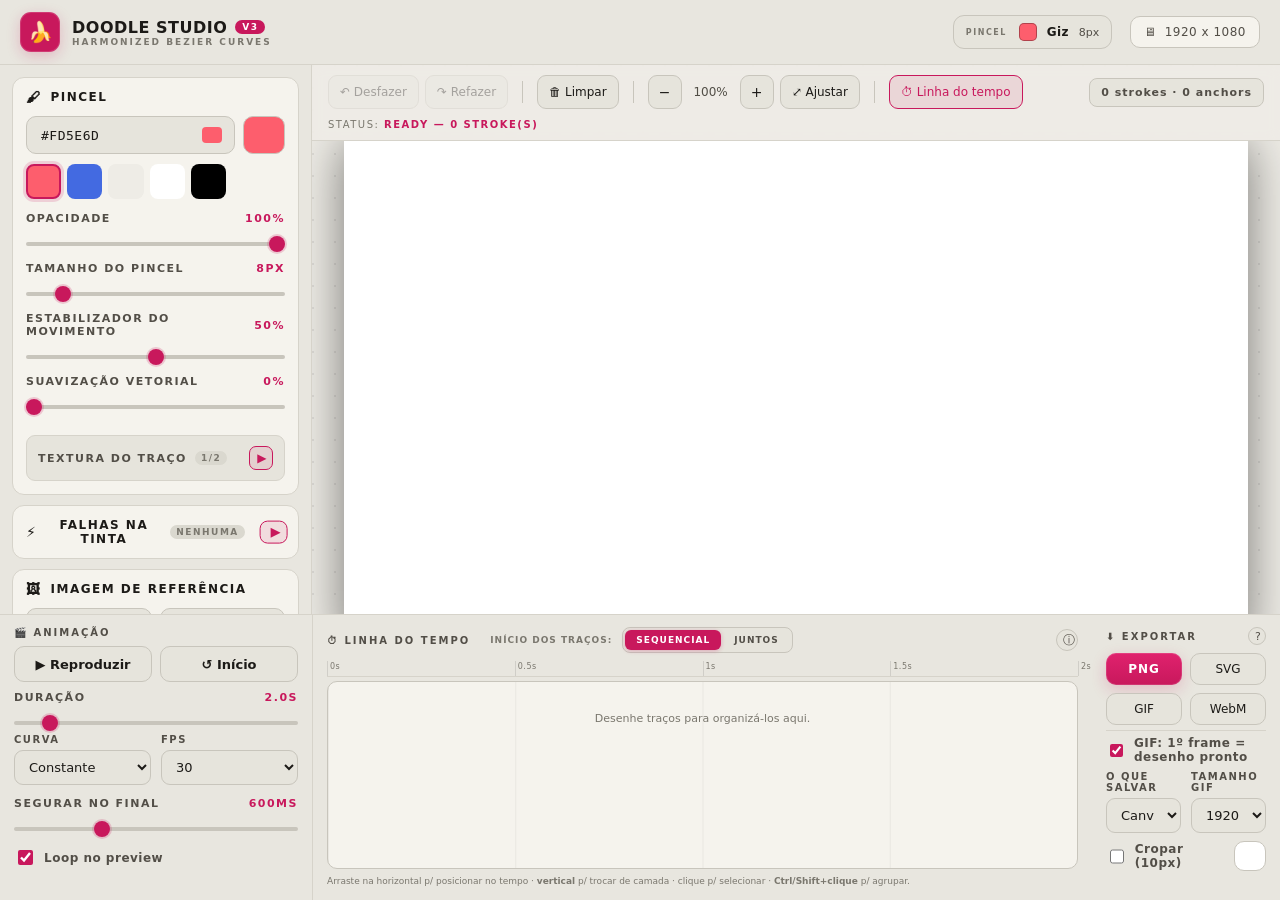
<file: v3.html>
<!DOCTYPE html>
<html lang="pt-BR">
<head>
<meta charset="UTF-8" />
<meta name="viewport" content="width=device-width, initial-scale=1.0" />
<title>Doodle Studio</title>
<style>
  :root {
    --bg: #EEECE6;
    --surface: #F5F3ED;
    --surface-2: #E6E4DC;
    --surface-3: #DAD8CF;
    --border: #C8C5BC;
    --border-2: #D6D3CA;
    --text: #1C1A17;
    --muted: #7A776E;
    --muted-2: #524E47;
    --accent: #C8185C;
    --accent-2: #E0226E;
    --accent-soft: rgba(200,24,92,0.10);
    --danger: #C03040;
    --radius: 12px;
    --radius-sm: 9px;
    --gap: 14px;
    --sidebar-w: 312px;
    --dock-h: 286px;
  }
  * { box-sizing: border-box; }
  html, body {
    margin: 0; padding: 0; height: 100%;
    background: var(--bg); color: var(--text);
    font-family: ui-sans-serif, system-ui, -apple-system, "Segoe UI", Roboto, sans-serif;
    -webkit-font-smoothing: antialiased;
    overflow: hidden; user-select: none;
  }
  body { display: grid; grid-template-rows: auto 1fr auto; height: 100vh; }
  button { font-family: inherit; }
  ::-webkit-scrollbar { width: 9px; height: 9px; }
  ::-webkit-scrollbar-thumb { background: #C0BDB4; border-radius: 8px; }
  ::-webkit-scrollbar-thumb:hover { background: #AEABA2; }

  /* ============ HEADER ============ */
  header.topbar {
    display: flex; align-items: center; gap: 18px;
    padding: 12px 20px; border-bottom: 1px solid var(--border-2); background: #E8E6DF;
  }
  .brand { display: flex; align-items: center; gap: 12px; }
  .logo {
    width: 40px; height: 40px; border-radius: 11px; background: var(--accent);
    display: grid; place-items: center; font-size: 20px;
    box-shadow: 0 0 0 1px rgba(255,255,255,0.15) inset, 0 4px 14px rgba(200,24,92,0.22);
  }
  .brand h1 { margin: 0; font-size: 16px; letter-spacing: 0.5px; font-weight: 800; display: flex; align-items: center; gap: 8px; }
  .brand small { display: block; font-size: 9px; letter-spacing: 2px; color: var(--muted); text-transform: uppercase; font-weight: 600; }
  .pill { font-size: 9px; letter-spacing: 1.5px; padding: 2px 7px; border-radius: 999px; background: var(--surface-3); color: var(--muted-2); font-weight: 700; }
  .pill.v2 { background: var(--accent); color: #fff; }
  .header-spacer { flex: 1; }

  /* Active brush chip */
  .brush-chip {
    display: flex; align-items: center; gap: 10px; padding: 7px 12px; border-radius: 11px;
    background: var(--surface-2); border: 1px solid var(--border); cursor: default;
  }
  .brush-chip .bc-sw { width: 18px; height: 18px; border-radius: 5px; box-shadow: 0 0 0 1px rgba(0,0,0,0.3) inset; }
  .brush-chip .bc-tex { font-size: 12px; font-weight: 700; color: var(--text); letter-spacing: 0.3px; }
  .brush-chip .bc-size { font-size: 11px; color: var(--muted-2); font-variant-numeric: tabular-nums; }
  .brush-chip .bc-label { font-size: 8px; letter-spacing: 1.5px; color: var(--muted); text-transform: uppercase; font-weight: 700; margin-right: 2px; }

  .res-chip {
    display: inline-flex; align-items: center; gap: 8px; font-size: 12px; letter-spacing: 0.5px;
    padding: 8px 13px; border: 1px solid var(--border); border-radius: 10px;
    background: var(--surface); color: var(--muted-2); font-variant-numeric: tabular-nums;
  }

  /* ============ MAIN ============ */
  main { display: grid; grid-template-columns: var(--sidebar-w) 1fr; min-height: 0; }

  aside.tools { border-right: 1px solid var(--border-2); overflow-y: auto; background: #E8E6DF; padding: 12px; }

  /* ---------- Fixed panel (Pincel: cor + opacidade + tamanho sempre visíveis) ---------- */
  .panel-fixed { border: 1px solid var(--border-2); border-radius: var(--radius); margin-bottom: 10px; background: var(--surface); padding: 11px 13px 13px; }
  .panel-fixed-title { display: flex; align-items: center; gap: 9px; color: var(--text); font-size: 12px; font-weight: 700; letter-spacing: 1.5px; text-transform: uppercase; margin-bottom: 11px; }
  .panel-fixed-title .acc-ic { font-size: 14px; }

  /* ---------- Accordion ---------- */
  .acc { border: 1px solid var(--border-2); border-radius: var(--radius); margin-bottom: 10px; background: var(--surface); overflow: hidden; }
  .acc-head {
    width: 100%; display: flex; align-items: center; gap: 9px; background: transparent; border: none;
    color: var(--text); padding: 12px 13px; cursor: pointer; font-size: 12px; font-weight: 700;
    letter-spacing: 1.5px; text-transform: uppercase;
  }
  .acc-head:hover { background: var(--surface-2); }
  .acc-head .acc-ic { font-size: 14px; }
  .acc-head .acc-arrow { margin-left: auto; color: var(--accent); font-size: 13px; line-height: 1; width: 28px; height: 28px; border-radius: 8px; background: var(--accent-soft); border: 1px solid var(--accent); display: inline-flex; align-items: center; justify-content: center; transition: transform 0.15s ease, background 0.12s; }
  .acc-head:hover .acc-arrow { background: rgba(255,215,0,0.24); }
  .acc.collapsed .acc-arrow { transform: rotate(-90deg); }
  .acc-body { padding: 4px 13px 14px; }
  .acc.collapsed .acc-body { display: none; }
  .acc-head .acc-tag { margin-left: auto; font-size: 9px; letter-spacing: 1px; color: var(--muted); background: var(--surface-3); padding: 2px 7px; border-radius: 999px; font-weight: 700; }
  .acc.collapsed .acc-head .acc-arrow { margin-left: 8px; }
  .acc-head .acc-tag + .acc-arrow { margin-left: 8px; }

  /* sub-accordion (texture) */
  .sub-acc { border: 1px solid var(--border-2); border-radius: var(--radius-sm); margin-top: 12px; background: var(--surface-2); overflow: hidden; }
  .sub-head {
    width: 100%; display: flex; align-items: center; gap: 8px; background: transparent; border: none;
    color: var(--muted-2); padding: 10px 11px; cursor: pointer; font-size: 11px; font-weight: 700;
    letter-spacing: 1.5px; text-transform: uppercase;
  }
  .sub-head:hover { color: var(--text); }
  .sub-head .acc-arrow { margin-left: auto; color: var(--accent); font-size: 12px; line-height: 1; width: 24px; height: 24px; border-radius: 7px; background: var(--accent-soft); border: 1px solid var(--accent); display: inline-flex; align-items: center; justify-content: center; transition: transform 0.15s ease, background 0.12s; }
  .sub-head:hover .acc-arrow { background: rgba(255,215,0,0.24); }
  .sub-acc.collapsed .acc-arrow { transform: rotate(-90deg); }
  .sub-body { padding: 0 11px 12px; }
  .sub-acc.collapsed .sub-body { display: none; }

  /* ---------- Color ---------- */
  .color-row { display: grid; grid-template-columns: 1fr auto; gap: 8px; margin-bottom: 10px; }
  .hex-input { display: flex; align-items: center; gap: 10px; background: var(--surface-2); border: 1px solid var(--border); border-radius: 10px; padding: 8px 12px; }
  .hex-input input { background: transparent; border: none; outline: none; color: var(--text); font-family: ui-monospace, "Cascadia Code", Menlo, Consolas, monospace; font-size: 13px; width: 100%; letter-spacing: 0.5px; }
  .hex-input .sw { width: 20px; height: 16px; border-radius: 4px; background: var(--accent); flex-shrink: 0; }
  .pick-btn { position: relative; width: 42px; height: 38px; border-radius: 10px; border: 1px solid var(--border); background: var(--accent); cursor: pointer; overflow: hidden; }
  .pick-btn input[type="color"] { position: absolute; inset: 0; width: 100%; height: 100%; opacity: 0; cursor: pointer; border: none; }
  .palette { display: grid; grid-template-columns: repeat(5, 1fr); gap: 8px; margin-top: 8px; }
  .palette.compact { gap: 6px; max-width: 200px; }
  .palette.compact .swatch { border-radius: 8px; }
  .swatch { aspect-ratio: 1 / 1; border-radius: 10px; cursor: pointer; border: 2px solid transparent; position: relative; transition: transform 0.1s ease; }
  .swatch:hover { transform: scale(1.06); }
  .swatch.active { border-color: var(--accent); box-shadow: 0 0 0 3px rgba(200,24,92,0.16); }

  /* ---------- Sliders ---------- */
  .slider-row { display: flex; justify-content: space-between; align-items: center; margin-bottom: 6px; font-size: 11px; letter-spacing: 1.5px; color: var(--muted-2); text-transform: uppercase; font-weight: 700; }
  .slider-row .val { color: var(--accent); font-variant-numeric: tabular-nums; }
  input[type="range"] { -webkit-appearance: none; appearance: none; width: 100%; height: 4px; background: #C8C5BC; border-radius: 4px; outline: none; margin: 4px 0 14px; }
  input[type="range"]::-webkit-slider-thumb { -webkit-appearance: none; appearance: none; width: 16px; height: 16px; border-radius: 50%; background: var(--accent); cursor: pointer; box-shadow: 0 0 0 2px rgba(200,24,92,0.20); }
  input[type="range"]::-moz-range-thumb { width: 16px; height: 16px; border-radius: 50%; background: var(--accent); cursor: pointer; border: none; }
  .slider-row:not(:first-child) { margin-top: 2px; }

  /* ---------- Texture grid ---------- */
  .texture-grid { display: grid; grid-template-columns: 1fr 1fr; gap: 8px; }
  .tex-btn { background: var(--surface); border: 1px solid var(--border); color: var(--muted-2); padding: 9px 8px; border-radius: 10px; font-size: 10px; letter-spacing: 1px; text-transform: uppercase; font-weight: 700; cursor: pointer; transition: all 0.12s ease; display: flex; flex-direction: column; align-items: center; gap: 6px; font-family: inherit; }
  .tex-btn:hover { border-color: #3a3a42; color: var(--text); }
  .tex-btn.active { background: var(--accent-soft); border-color: var(--accent); color: var(--accent); }
  .tex-btn.active.secondary { background: #EDE8FA; border-color: #8B5CF6; color: #6D38D4; box-shadow: 0 0 0 1px rgba(109,56,212,0.15) inset; }
  .tex-btn canvas { width: 100%; height: 22px; background: #fff; border-radius: 4px; }
  .hint { font-size: 9px; letter-spacing: 1.5px; color: var(--muted); background: var(--surface-3); padding: 2px 6px; border-radius: 999px; font-weight: 700; }

  /* ---------- Faults ---------- */
  .fault-grid { display: grid; grid-template-columns: repeat(4, 1fr); gap: 6px; margin-bottom: 12px; }
  .fault-btn { background: var(--surface); border: 1px solid var(--border); color: var(--muted-2); padding: 8px 4px; border-radius: 8px; font-size: 10px; letter-spacing: 0.5px; text-transform: uppercase; font-weight: 700; cursor: pointer; transition: all 0.12s ease; font-family: inherit; }
  .fault-btn:hover { border-color: #3a3a42; color: var(--text); }
  .fault-btn.active { background: #FAE8EB; border-color: #C03040; color: #A02030; }

  /* ---------- Buttons ---------- */
  .btn-ghost { display: inline-flex; align-items: center; justify-content: center; gap: 8px; background: var(--surface-2); border: 1px solid var(--border); color: var(--text); padding: 9px 12px; border-radius: 10px; font-size: 13px; cursor: pointer; transition: all 0.12s ease; font-family: inherit; }
  .btn-ghost:hover { border-color: var(--border); background: var(--surface-3); }
  .btn-ghost.danger:hover { color: var(--danger); border-color: #E8B0B8; }
  .btn-primary { display: inline-flex; align-items: center; justify-content: center; gap: 9px; padding: 10px 18px; background: linear-gradient(180deg, var(--accent-2), var(--accent)); color: #fff; font-weight: 800; letter-spacing: 1px; font-size: 13px; border: none; border-radius: 10px; cursor: pointer; box-shadow: 0 0 0 1px rgba(255,255,255,0.12) inset, 0 5px 16px rgba(200,24,92,0.20); transition: transform 0.08s ease; }
  .btn-primary:hover { transform: translateY(-1px); }
  .img-actions { display: grid; grid-template-columns: 1fr 1fr; gap: 8px; }

  /* selected stroke recolor info */
  .stroke-selected-info { display: none; align-items: center; gap: 8px; padding: 10px 12px; background: var(--accent-soft); border: 1px solid var(--accent); border-radius: 10px; margin-bottom: 12px; font-size: 12px; color: var(--accent); letter-spacing: 0.5px; font-weight: 700; }
  .stroke-selected-info.show { display: flex; }
  .stroke-selected-info .ssi-actions { margin-left: auto; display: flex; gap: 5px; }
  .stroke-selected-info .ssi-btn { background: var(--surface); border: 1px solid var(--accent); color: var(--accent); width: 26px; height: 24px; border-radius: 6px; cursor: pointer; font-size: 12px; line-height: 1; font-family: inherit; display: inline-flex; align-items: center; justify-content: center; padding: 0; }
  .stroke-selected-info .ssi-btn:hover { background: var(--accent); color: #fff; }
  .stroke-selected-info .ssi-btn.danger { border-color: var(--danger); color: var(--danger); }
  .stroke-selected-info .ssi-btn.danger:hover { background: var(--danger); color: #fff; }
  .stroke-selected-info .deselect-btn { background: none; border: 1px solid var(--accent); color: var(--accent); padding: 4px 10px; border-radius: 6px; cursor: pointer; font-size: 10px; font-weight: 700; letter-spacing: 0.5px; font-family: inherit; }

  /* ============ CANVAS AREA ============ */
  .canvas-area { position: relative; display: flex; flex-direction: column; min-width: 0; min-height: 0; background: #EEECE6; background-image: radial-gradient(circle at 1px 1px, rgba(0,0,0,0.07) 1px, transparent 0); background-size: 22px 22px; }
  .action-bar { display: flex; align-items: center; gap: 10px; padding: 10px 16px; border-bottom: 1px solid var(--border-2); background: rgba(238,236,230,0.85); backdrop-filter: blur(6px); flex-wrap: wrap; }
  .ab-group { display: flex; align-items: center; gap: 6px; }
  .ab-sep { width: 1px; height: 22px; background: var(--border); margin: 0 4px; }
  .ab-btn { display: inline-flex; align-items: center; gap: 6px; background: var(--surface-2); border: 1px solid var(--border); color: var(--text); height: 34px; padding: 0 11px; border-radius: 9px; font-size: 12px; cursor: pointer; font-family: inherit; transition: all 0.12s; }
  .ab-btn:hover:not(:disabled) { border-color: var(--accent); color: var(--accent); background: var(--accent-soft); }
  .ab-btn.danger:hover:not(:disabled) { border-color: #E8B0B8; color: var(--danger); }
  .ab-btn:disabled { opacity: 0.35; cursor: default; }
  .ab-icon { width: 34px; padding: 0; justify-content: center; font-size: 14px; }
  .zoom-label { font-size: 12px; color: var(--muted-2); min-width: 46px; text-align: center; font-variant-numeric: tabular-nums; }
  .ab-spacer { flex: 1; }
  .ab-chip { font-size: 11px; letter-spacing: 1px; font-weight: 700; color: var(--muted-2); background: var(--surface-2); border: 1px solid var(--border); padding: 7px 11px; border-radius: 8px; font-variant-numeric: tabular-nums; }
  .ab-status { font-size: 10px; letter-spacing: 1.5px; color: var(--muted); text-transform: uppercase; }
  .ab-status b { color: var(--accent); font-weight: 700; }

  .canvas-scroll { flex: 1; min-height: 0; overflow: auto; display: grid; place-items: center; padding: 32px; }
  .canvas-wrap { position: relative; width: 100%; max-width: 100%; aspect-ratio: 16 / 9; background: #fff; border-radius: 16px; overflow: hidden; box-shadow: 0 18px 50px rgba(0,0,0,0.5); touch-action: none; transform-origin: center center; transition: transform 0.12s ease; }
  .canvas-wrap canvas, .canvas-wrap .ref-img { position: absolute; inset: 0; width: 100%; height: 100%; display: block; }
  .ref-img { pointer-events: none; object-fit: contain; opacity: 0.4; }
  #drawCanvas { cursor: crosshair; }

  /* ============ BOTTOM DOCK (After Effects) ============ */
  .dock { height: var(--dock-h); border-top: 1px solid var(--border-2); background: #E8E6DF; display: grid; grid-template-columns: var(--sidebar-w) 1fr 188px; min-height: 0; }
  .dock-col { padding: 12px 14px; min-height: 0; overflow: hidden; }
  .dock-col input[type="range"] { margin: 4px 0 9px; }
  .dock-col + .dock-col { border-left: 1px solid var(--border-2); }
  .dock-title { font-size: 10px; letter-spacing: 2px; color: var(--muted-2); text-transform: uppercase; font-weight: 700; margin: 0 0 8px; display: flex; align-items: center; gap: 8px; }
  .dock-title .help-btn { margin-left: auto; width: 18px; height: 18px; border-radius: 50%; border: 1px solid var(--border); background: var(--surface-2); color: var(--muted-2); font-size: 11px; cursor: pointer; line-height: 1; }
  .dock-title .help-btn:hover { color: var(--accent); border-color: var(--accent); }

  .transport-main { display: grid; grid-template-columns: 1fr 1fr; gap: 8px; margin-bottom: 9px; }
  .play-big { display: inline-flex; align-items: center; justify-content: center; gap: 7px; height: 36px; border-radius: 10px; border: 1px solid var(--border); background: var(--surface-2); color: var(--text); font-size: 13px; font-weight: 700; cursor: pointer; font-family: inherit; transition: all 0.12s; }
  #playBtn.playing { border-color: var(--accent); color: var(--accent); background: var(--accent-soft); }
  .play-big:hover { border-color: var(--accent); color: var(--accent); background: var(--accent-soft); }
  .anim-field { margin: 10px 0; }
  .anim-field > label { display: block; font-size: 10px; letter-spacing: 1.5px; color: var(--muted-2); text-transform: uppercase; font-weight: 700; margin-bottom: 5px; }
  .anim-field select { width: 100%; background: var(--surface-2); border: 1px solid var(--border); color: var(--text); border-radius: 9px; padding: 8px 10px; font-size: 13px; font-family: inherit; outline: none; cursor: pointer; }
  .anim-field select:focus { border-color: var(--accent); }
  .anim-row2 { display: grid; grid-template-columns: 1fr 1fr; gap: 10px; }
  .anim-check { display: flex; align-items: center; gap: 8px; font-size: 12px; color: var(--muted-2); letter-spacing: 0.5px; font-weight: 600; cursor: pointer; margin: 7px 0 0; }
  .anim-check input { accent-color: var(--accent); width: 15px; height: 15px; cursor: pointer; }
  .anim-note { font-size: 10px; color: var(--muted); line-height: 1.4; }

  /* timeline column */
  .dock-tl { display: flex; flex-direction: column; min-height: 0; }
  .tl-head { display: flex; align-items: center; gap: 10px; margin: 0 0 8px; font-size: 10px; letter-spacing: 2px; color: var(--muted-2); text-transform: uppercase; font-weight: 700; }
  .tl-title { white-space: nowrap; }
  .tl-startlabel { margin-left: 10px; font-size: 9px; letter-spacing: 1px; color: var(--muted); white-space: nowrap; }
  /* segmented Sequencial/Juntos */
  .seg { display: inline-flex; background: var(--surface-2); border: 1px solid var(--border); border-radius: 8px; padding: 2px; gap: 2px; }
  .seg-btn { background: transparent; border: none; color: var(--muted-2); border-radius: 6px; padding: 5px 11px; font-size: 9px; letter-spacing: 1px; text-transform: uppercase; font-weight: 700; cursor: pointer; font-family: inherit; transition: all 0.12s; }
  .seg-btn:hover { color: var(--text); }
  .seg-btn.active { background: var(--accent); color: #fff; box-shadow: 0 1px 4px rgba(200,24,92,0.3); }
  .tl-info { margin-left: auto; width: 22px; height: 22px; border-radius: 50%; border: 1px solid var(--border); background: var(--surface-2); color: var(--muted-2); font-size: 12px; cursor: pointer; line-height: 1; flex-shrink: 0; }
  .tl-info:hover { color: var(--accent); border-color: var(--accent); }
  .tl-info-pop { position: fixed; z-index: 130; display: none; bottom: calc(var(--dock-h) - 20px); left: 360px; background: #1C1A17; border: 1px solid #3A3830; border-radius: 12px; padding: 14px 16px; box-shadow: 0 16px 50px rgba(0,0,0,0.25); font-size: 11px; color: #C9C6BD; max-width: 320px; line-height: 1.45; }
  .tl-info-pop.show { display: block; }
  .tl-info-pop h4 { margin: 0 0 8px; font-size: 11px; letter-spacing: 1.5px; text-transform: uppercase; color: var(--accent); }
  .tl-info-pop p { margin: 4px 0; }
  .tl-info-pop b { color: #F0EDE6; }
  /* group bar */
  .tl-groupbar { display: none; flex-direction: column; gap: 6px; margin: 0 0 7px; }
  .tl-groupbar.show { display: flex; }
  .tl-gsel { display: none; align-items: center; gap: 7px; font-size: 10px; letter-spacing: 0.5px; color: var(--text); text-transform: none; font-weight: 600; }
  .tl-gsel.show { display: flex; }
  .gb-btn { background: var(--surface-2); border: 1px solid var(--border); color: var(--muted-2); border-radius: 7px; padding: 4px 9px; font-size: 10px; font-weight: 700; cursor: pointer; font-family: inherit; transition: all 0.12s; letter-spacing: 0.3px; }
  .gb-btn:hover { border-color: var(--accent); color: var(--accent); }
  .gb-btn.primary { background: var(--accent); border-color: var(--accent); color: #fff; }
  .gb-btn.primary:hover { background: var(--accent-2); color: #fff; }
  .tl-gchips { display: flex; flex-wrap: wrap; gap: 5px; }
  .g-chip { display: inline-flex; align-items: center; gap: 5px; padding: 3px 4px 3px 8px; border-radius: 999px; font-size: 10px; font-weight: 700; color: #fff; cursor: pointer; letter-spacing: 0.3px; user-select: none; }
  .g-chip .g-x { width: 14px; height: 14px; border-radius: 50%; background: rgba(0,0,0,0.28); color: #fff; font-size: 10px; line-height: 14px; text-align: center; }
  .g-chip .g-x:hover { background: rgba(0,0,0,0.5); }
  .tl-ruler { position: relative; height: 16px; margin: 0 0 4px; border-bottom: 1px solid var(--border-2); }
  .tl-tick { position: absolute; top: 0; bottom: 0; width: 1px; background: rgba(0,0,0,0.10); }
  .tl-tick span { position: absolute; top: 1px; left: 3px; font-size: 8px; color: var(--muted); letter-spacing: 0.5px; }
  .tl-wrap { position: relative; flex: 1; min-height: 0; background: var(--surface); border: 1px solid var(--border); border-radius: 10px; padding: 8px; overflow-y: auto; overflow-x: hidden; background-image: linear-gradient(90deg, rgba(0,0,0,0.05) 1px, transparent 1px); background-size: 25% 100%; }
  .tl-empty { font-size: 11px; color: var(--muted); text-align: center; padding: 22px 4px; }
  .tl-lanes { display: flex; flex-direction: column; gap: 5px; }
  .tl-lane { position: relative; height: 20px; border-radius: 5px; background: rgba(0,0,0,0.04); }
  .tl-block { position: absolute; top: 0; height: 100%; min-width: 8px; border-radius: 5px; cursor: grab; box-shadow: 0 0 0 1px rgba(0,0,0,0.3) inset; display: flex; align-items: center; gap: 4px; padding-left: 6px; overflow: hidden; font-size: 10px; font-weight: 800; color: rgba(0,0,0,0.55); user-select: none; transition: box-shadow 0.1s ease; }
  .tl-block:hover { box-shadow: 0 0 0 1px rgba(0,0,0,0.25) inset; }
  .tl-block.grouped { box-shadow: 0 0 0 2px var(--gcolor); padding-left: 10px; }
  .tl-block.grouped::before { content: ''; position: absolute; left: 0; top: 0; bottom: 0; width: 5px; background: var(--gcolor); border-radius: 5px 0 0 5px; }
  .tl-block.dragging { cursor: grabbing; box-shadow: 0 0 0 2px var(--accent); z-index: 4; }
  .tl-block.selected { box-shadow: 0 0 0 2px var(--accent), 0 0 10px rgba(200,24,92,0.35); }
  .tl-block.multi { box-shadow: 0 0 0 2px #fff, 0 0 0 4px var(--accent); outline: 1px dashed rgba(255,255,255,0.7); outline-offset: -3px; z-index: 3; }
  .tl-lane.in-group { box-shadow: inset 0 0 0 1px rgba(0,0,0,0.05); }
  .tl-lane.drop-target { box-shadow: inset 0 0 0 2px var(--accent); background: var(--accent-soft) !important; }
  .tl-gtag { font-size: 8px; font-weight: 800; padding: 1px 5px; border-radius: 999px; background: rgba(255,255,255,0.85); color: #1C1A17; letter-spacing: 0.3px; flex-shrink: 0; box-shadow: 0 0 0 1px rgba(255,255,255,0.5); }
  .tl-playhead { position: absolute; top: 6px; bottom: 6px; width: 2px; background: var(--accent); left: 8px; pointer-events: none; opacity: 0; box-shadow: 0 0 6px rgba(200,24,92,0.6); z-index: 5; }
  .tl-playhead.show { opacity: 1; }
  .tl-hint { font-size: 9px; color: var(--muted); margin-top: 6px; line-height: 1.4; }
  /* timeline hidden (toggle off) */
  .dock.tl-off { grid-template-columns: var(--sidebar-w) 188px; }
  .dock.tl-off .dock-tl { display: none; }
  .ab-btn.active { border-color: var(--accent); color: var(--accent); background: var(--accent-soft); }

  /* export column */
  .export-grid { display: grid; grid-template-columns: 1fr 1fr; gap: 8px; }
  .export-grid .btn-ghost, .export-grid .btn-primary { width: 100%; padding: 8px 8px; font-size: 12px; }
  .export-opts { margin-top: 5px; border-top: 1px solid var(--border-2); padding-top: 5px; }
  .webm-bg-row { display: flex; align-items: center; gap: 10px; }
  .webm-bg-row .pick-btn { width: 38px; height: 34px; }

  /* ============ TOAST + MODAL ============ */
  .toast { position: fixed; bottom: calc(var(--dock-h) + 20px); left: 50%; transform: translateX(-50%) translateY(20px); background: #1C1A17; border: 1px solid #3A3830; color: #F5F3ED; padding: 12px 22px; border-radius: 10px; font-size: 13px; opacity: 0; transition: all 0.25s ease; pointer-events: none; z-index: 100; box-shadow: 0 10px 40px rgba(0,0,0,0.25); }
  .toast.show { opacity: 1; transform: translateX(-50%) translateY(0); }

  .modal-overlay { position: fixed; inset: 0; background: rgba(0,0,0,0.62); z-index: 120; display: none; place-items: center; }
  .modal-overlay.show { display: grid; }
  .modal { background: var(--surface); border: 1px solid var(--border); border-radius: 16px; padding: 24px; min-width: 360px; max-width: 440px; box-shadow: 0 20px 60px rgba(0,0,0,0.18); }
  .modal h3 { margin: 0 0 6px; font-size: 16px; color: var(--text); font-weight: 800; letter-spacing: 0.5px; }
  .modal p { margin: 0 0 16px; font-size: 12px; color: var(--muted-2); line-height: 1.5; }
  .export-original-row { display: flex; align-items: center; gap: 10px; cursor: pointer; background: var(--surface-2); border: 1px solid var(--border); border-radius: 10px; padding: 11px 13px; margin-bottom: 12px; font-size: 13px; color: var(--text); }
  .export-group-note { font-size: 12px; color: var(--accent); background: var(--accent-soft); border: 1px solid var(--accent); border-radius: 10px; padding: 9px 12px; margin-bottom: 16px; font-weight: 600; }
  .export-original-row input { accent-color: var(--accent); width: 16px; height: 16px; cursor: pointer; }
  .export-original-row small { color: var(--muted); }
  .export-colors-label { font-size: 10px; letter-spacing: 1.5px; color: var(--muted-2); text-transform: uppercase; font-weight: 700; margin-bottom: 8px; }
  .modal-colors { display: flex; flex-wrap: wrap; gap: 10px; margin-bottom: 16px; }
  .modal-swatch { width: 42px; height: 42px; border-radius: 10px; cursor: pointer; border: 3px solid transparent; transition: all 0.12s; position: relative; }
  .modal-swatch:hover { transform: scale(1.08); }
  .modal-swatch.selected { border-color: var(--accent); box-shadow: 0 0 0 2px rgba(255,215,0,0.3); }
  .modal-swatch .remove-color { position: absolute; top: -6px; right: -6px; width: 16px; height: 16px; border-radius: 50%; background: #ff4444; color: #fff; font-size: 10px; border: none; cursor: pointer; display: none; align-items: center; justify-content: center; line-height: 1; }
  .modal-swatch:hover .remove-color { display: flex; }
  .modal-add-row { display: flex; gap: 8px; align-items: center; margin-bottom: 20px; }
  .modal-add-row .pick-btn { width: 36px; height: 36px; border-radius: 8px; }
  .modal-actions { display: flex; gap: 10px; justify-content: flex-end; }

  /* shortcuts help popover */
  .help-pop { position: fixed; z-index: 130; display: none; background: #1C1A17; border: 1px solid #3A3830; border-radius: 12px; padding: 14px 16px; box-shadow: 0 16px 50px rgba(0,0,0,0.22); font-size: 12px; color: #9A978E; max-width: 280px; }
  .help-pop.show { display: block; }
  .help-pop h4 { margin: 0 0 10px; font-size: 11px; letter-spacing: 1.5px; text-transform: uppercase; color: var(--accent); }
  .help-pop .kb { display: flex; justify-content: space-between; gap: 16px; margin: 5px 0; }
  .help-pop kbd { background: #2C2A27; border: 1px solid #3A3830; border-radius: 5px; padding: 1px 7px; font-family: ui-monospace, monospace; font-size: 11px; color: #F0EDE6; }
</style>
</head>
<body>

  <header class="topbar">
    <div class="brand">
      <div class="logo">🍌</div>
      <div>
        <h1>DOODLE STUDIO <span class="pill v2">V3</span></h1>
        <small>Harmonized Bezier Curves</small>
      </div>
    </div>
    <div class="header-spacer"></div>
    <div class="brush-chip" id="brushChip" title="Pincel ativo">
      <span class="bc-label">Pincel</span>
      <span class="bc-sw" id="bcSw" style="background:#FD5E6D"></span>
      <span class="bc-tex" id="bcTex">Giz</span>
      <span class="bc-size" id="bcSize">8px</span>
    </div>
    <div class="res-chip">🖥 <span id="resLabel">1920 x 1080</span></div>
  </header>

  <main>
    <aside class="tools">

      <div class="stroke-selected-info" id="strokeSelectedInfo">
        <span>Traço selecionado</span>
        <span class="ssi-actions">
          <button class="ssi-btn" id="layerUpBtn" title="Subir camada (z-order)">⬆</button>
          <button class="ssi-btn" id="layerDownBtn" title="Descer camada (z-order)">⬇</button>
          <button class="ssi-btn danger" id="deleteStrokeBtn" title="Excluir traço (Del)">🗑</button>
        </span>
        <button class="deselect-btn" id="deselectBtn">Fechar</button>
      </div>

      <!-- PINCEL (fixo: cor + opacidade + tamanho sempre visíveis) -->
      <div class="panel-fixed">
        <div class="panel-fixed-title"><span class="acc-ic">🖌</span> Pincel</div>
        <div class="color-row">
          <div class="hex-input">
            <input type="text" id="hexInput" value="#FD5E6D" maxlength="7" />
            <div class="sw" id="hexSw" style="background:#FD5E6D"></div>
          </div>
          <label class="pick-btn" id="pickBtn" style="background:#FD5E6D;">
            <input type="color" id="colorPicker" value="#FD5E6D" />
          </label>
        </div>
        <div class="palette compact" id="palette"></div>
        <div class="slider-row" style="margin-top:13px;">
          <span>Opacidade</span><span class="val" id="opacityVal">100%</span>
        </div>
        <input type="range" id="opacity" min="0" max="100" value="100" />
        <div class="slider-row">
          <span>Tamanho do Pincel</span><span class="val" id="sizeVal">8px</span>
        </div>
        <input type="range" id="size" min="1" max="60" value="8" />

        <div class="slider-row">
          <span>Estabilizador do Movimento</span><span class="val" id="mouseSmoothVal">50%</span>
        </div>
        <input type="range" id="mouseSmooth" min="0" max="100" value="50" />
        <div class="slider-row">
          <span>Suavização Vetorial</span><span class="val" id="vectorSmoothVal">0%</span>
        </div>
        <input type="range" id="vectorSmooth" min="0" max="100" value="0" />

        <div class="sub-acc collapsed" id="texAcc">
            <button class="sub-head">Textura do Traço <span class="hint" id="texHint">1/2</span> <span class="acc-arrow">▼</span></button>
            <div class="sub-body">
              <div class="texture-grid" id="textureGrid">
                <button class="tex-btn active" data-tex="giz"><canvas width="120" height="22"></canvas>Giz</button>
                <button class="tex-btn" data-tex="solido"><canvas width="120" height="22"></canvas>Sólido</button>
                <button class="tex-btn" data-tex="marcador"><canvas width="120" height="22"></canvas>Marcador</button>
                <button class="tex-btn" data-tex="lapis"><canvas width="120" height="22"></canvas>Lápis</button>
                <button class="tex-btn" data-tex="aquarela"><canvas width="120" height="22"></canvas>Aquarela</button>
                <button class="tex-btn" data-tex="spray"><canvas width="120" height="22"></canvas>Spray</button>
                <button class="tex-btn" data-tex="nanquim"><canvas width="120" height="22"></canvas>Nanquim</button>
                <button class="tex-btn" data-tex="pontilhado"><canvas width="120" height="22"></canvas>Pontilhado</button>
                <button class="tex-btn" data-tex="patinhas"><canvas width="120" height="22"></canvas>Patinhas</button>
              </div>
              <div class="anim-note" style="margin-top:8px;">Clique para escolher (até 2 combinadas).</div>
            </div>
          </div>
        </div>

      <!-- FALHAS -->
      <div class="acc collapsed" data-acc="falhas">
        <button class="acc-head"><span class="acc-ic">⚡</span> Falhas na Tinta <span class="hint" id="faultHint">Nenhuma</span> <span class="acc-arrow">▼</span></button>
        <div class="acc-body">
          <div class="fault-grid" id="faultGrid">
            <button class="fault-btn active" data-fault="none">Nenhuma</button>
            <button class="fault-btn" data-fault="quebra">Quebra</button>
            <button class="fault-btn" data-fault="falha">Falha</button>
            <button class="fault-btn" data-fault="respingo">Respingo</button>
          </div>
          <div class="slider-row" style="margin-top:6px;">
            <span>Intensidade</span><span class="val" id="faultLvlVal">16%</span>
          </div>
          <input type="range" id="faultLvl" min="0" max="100" value="16" />
          <div class="slider-row">
            <span>Tamanho da Quebra</span><span class="val" id="gapSizeVal">54%</span>
          </div>
          <input type="range" id="gapSize" min="0" max="100" value="54" />
          <div class="anim-note">Estes controles também ajustam o espaçamento/deslocamento da textura <b>Patinhas</b>.</div>
        </div>
      </div>

      <!-- REFERÊNCIA (fixo, sem colapsar) -->
      <div class="panel-fixed">
        <div class="panel-fixed-title"><span class="acc-ic">🖼</span> Imagem de Referência</div>
        <div class="img-actions">
          <button class="btn-ghost" id="loadImgBtn">Carregar</button>
          <button class="btn-ghost danger" id="removeImgBtn">Remover</button>
        </div>
        <input type="file" id="imgInput" accept="image/*" style="display:none;" />
        <div class="slider-row" style="margin-top:14px;">
          <span>Opacidade Ref.</span><span class="val" id="refOpVal">40%</span>
        </div>
        <input type="range" id="refOp" min="0" max="100" value="40" />
      </div>

    </aside>

    <div class="canvas-area">
      <div class="action-bar">
        <div class="ab-group">
          <button class="ab-btn" id="undoBtn" title="Desfazer (Ctrl+Z)">↶ Desfazer</button>
          <button class="ab-btn" id="redoBtn" title="Refazer (Ctrl+Shift+Z)">↷ Refazer</button>
        </div>
        <div class="ab-sep"></div>
        <button class="ab-btn danger" id="clearBtn" title="Limpar tudo">🗑 Limpar</button>
        <div class="ab-sep"></div>
        <div class="ab-group">
          <button class="ab-btn ab-icon" id="zoomOutBtn" title="Diminuir zoom">−</button>
          <span class="zoom-label" id="zoomLabel">100%</span>
          <button class="ab-btn ab-icon" id="zoomInBtn" title="Aumentar zoom">+</button>
          <button class="ab-btn" id="zoomFitBtn" title="Ajustar à tela">⤢ Ajustar</button>
        </div>
        <div class="ab-sep"></div>
        <button class="ab-btn active" id="tlToggleBtn" title="Mostrar/ocultar linha do tempo">⏱ Linha do tempo</button>
        <div class="ab-spacer"></div>
        <span class="ab-chip" id="statChip">0 strokes · 0 anchors</span>
        <span class="ab-status">Status: <b id="status">Ready</b></span>
      </div>
      <div class="canvas-scroll">
        <div class="canvas-wrap" id="canvasWrap">
          <img class="ref-img" id="refImg" alt="" style="display:none;" />
          <canvas id="drawCanvas" width="1920" height="1080"></canvas>
        </div>
      </div>
    </div>
  </main>

  <!-- ============ BOTTOM DOCK ============ -->
  <section class="dock">
    <div class="dock-col">
      <div class="dock-title">🎬 Animação</div>
      <div class="transport-main">
        <button class="play-big" id="playBtn">▶ Reproduzir</button>
        <button class="play-big" id="resetAnimBtn">↺ Início</button>
      </div>
      <div class="slider-row">
        <span>Duração</span><span class="val" id="animDurVal">2.0s</span>
      </div>
      <input type="range" id="animDur" min="5" max="150" value="20" />
      <div class="anim-row2">
        <div class="anim-field" style="margin:0;">
          <label for="animEasing">Curva</label>
          <select id="animEasing">
            <option value="linear">Constante</option>
            <option value="easeIn">Ease-In</option>
            <option value="easeOut">Ease-Out</option>
            <option value="easeInOut">Ease-In-Out</option>
          </select>
        </div>
        <div class="anim-field" style="margin:0;">
          <label for="animFps">FPS</label>
          <select id="animFps">
            <option value="12">12</option>
            <option value="15">15</option>
            <option value="25">25</option>
            <option value="30" selected>30</option>
          </select>
        </div>
      </div>
      <div class="slider-row" style="margin-top:12px;">
        <span>Segurar no Final</span><span class="val" id="animHoldVal">600ms</span>
      </div>
      <input type="range" id="animHold" min="0" max="2000" value="600" step="50" />
      <label class="anim-check"><input type="checkbox" id="animLoop" checked /> Loop no preview</label>
    </div>

    <div class="dock-col dock-tl">
      <div class="tl-head">
        <span class="tl-title">⏱ Linha do Tempo</span>
        <span class="tl-startlabel">Início dos traços:</span>
        <span class="seg" role="group">
          <button id="tlSeqBtn" class="seg-btn active" title="Cada traço começa quando o anterior termina">Sequencial</button>
          <button id="tlTogetherBtn" class="seg-btn" title="Todos os traços começam ao mesmo tempo">Juntos</button>
        </span>
        <button class="tl-info" id="tlInfoBtn" title="O que é isto?">ⓘ</button>
      </div>
      <div class="tl-groupbar" id="tlGroupBar">
        <div class="tl-gsel" id="tlGroupSel">
          <span id="tlSelCount">0 traços selecionados</span>
          <button class="gb-btn primary" id="tlGroupBtn">⊕ Agrupar</button>
          <button class="gb-btn" id="tlUngroupBtn">Desagrupar</button>
          <button class="gb-btn" id="tlClearSelBtn">Limpar seleção</button>
        </div>
        <div class="tl-gchips" id="tlGroupChips"></div>
      </div>
      <div class="tl-ruler" id="tlRuler"></div>
      <div class="tl-wrap" id="tlWrap">
        <div class="tl-empty" id="tlEmpty">Desenhe traços para organizá-los aqui.</div>
        <div class="tl-lanes" id="tlLanes"></div>
        <div class="tl-playhead" id="tlPlayhead"></div>
      </div>
      <div class="tl-hint" id="tlHint">Arraste na horizontal p/ posicionar no tempo · <b>vertical</b> p/ trocar de camada · clique p/ selecionar · <b>Ctrl/Shift+clique</b> p/ agrupar.</div>
    </div>

    <div class="tl-info-pop" id="tlInfoPop">
      <h4>Início dos traços</h4>
      <p><b>Sequencial:</b> cada traço começa quando o anterior termina — efeito de "desenhando em ordem".</p>
      <p><b>Juntos:</b> todos os traços começam ao mesmo tempo.</p>
      <p style="margin-top:8px;color:var(--muted);">Você também pode arrastar cada bloco na linha do tempo para um controle fino.</p>
    </div>

    <div class="dock-col">
      <div class="dock-title">⬇ Exportar <button class="help-btn" id="helpBtn" title="Atalhos">?</button></div>
      <div class="export-grid">
        <button class="btn-primary" id="exportBtn">PNG</button>
        <button class="btn-ghost" id="svgBtn" title="Exportar SVG Vetorial">SVG</button>
        <button class="btn-ghost" id="gifBtn">GIF</button>
        <button class="btn-ghost" id="webmBtn">WebM</button>
      </div>
      <div class="export-opts">
        <label class="anim-check" id="gifPosterRow" style="margin:0 0 7px;" title="O primeiro frame do GIF mostra o desenho já pronto (bom p/ documentos estáticos)"><input type="checkbox" id="gifPoster" checked /> GIF: 1º frame = desenho pronto</label>
        <div class="anim-row2" style="margin-bottom:8px;">
          <div class="anim-field" style="margin:0;">
            <label for="animScope">O que salvar</label>
            <select id="animScope">
              <option value="all" selected>Canvas</option>
              <option value="groups">Grupos</option>
              <option value="both">Ambos</option>
            </select>
          </div>
          <div class="anim-field" style="margin:0;">
            <label for="animScale">Tamanho GIF</label>
            <select id="animScale">
              <option value="1920" selected>1920×1080</option>
              <option value="1280">1280×720</option>
              <option value="960">960×540</option>
              <option value="640">640×360</option>
              <option value="480">480×270</option>
            </select>
          </div>
        </div>
        <div style="display:flex; align-items:center; justify-content:space-between; gap:8px;">
          <label class="anim-check" id="animCropRow" style="margin:0;" title="Recorta no conteúdo com 10px de margem"><input type="checkbox" id="animCrop" /> Cropar (10px)</label>
          <label class="pick-btn" id="webmBgPick" title="Fundo do WebM" style="background:#FFFFFF; width:34px; height:30px;">
            <input type="color" id="webmBg" value="#FFFFFF" />
          </label>
        </div>
      </div>
    </div>
  </section>

  <div class="toast" id="toast"></div>

  <div class="help-pop" id="helpPop">
    <h4>Atalhos</h4>
    <div class="kb"><span>Reproduzir / Pausar</span><kbd>Espaço</kbd></div>
    <div class="kb"><span>Desfazer</span><kbd>Ctrl+Z</kbd></div>
    <div class="kb"><span>Refazer</span><kbd>Ctrl+Shift+Z</kbd></div>
    <div class="kb"><span>Deselecionar traço</span><kbd>Esc</kbd></div>
    <div class="kb"><span>Zoom</span><kbd>Ctrl + roda</kbd></div>
  </div>

  <div class="modal-overlay" id="exportModal">
    <div class="modal">
      <h3>Exportar PNG</h3>
      <p>Exporte com as cores que você desenhou, e/ou escolha cores extras — uma imagem é salva para cada opção marcada.</p>
      <label class="export-original-row" id="exportOriginalRow">
        <input type="checkbox" id="exportOriginal" checked />
        <span>Cores originais <small>(como desenhei)</small></span>
      </label>
      <label class="export-original-row" id="cropContentRow">
        <input type="checkbox" id="cropContent" />
        <span>Cropar no conteúdo <small>(margem de 10px ao redor do desenho)</small></span>
      </label>
      <div class="export-group-note" id="exportGroupNote" style="display:none;"></div>
      <div class="export-colors-label">Recolorir para (opcional)</div>
      <div class="modal-colors" id="exportColors"></div>
      <div class="modal-add-row">
        <label class="pick-btn" style="background:#FF6B6B; width:36px; height:36px; border-radius:8px;">
          <input type="color" id="exportColorPicker" value="#FF6B6B" />
        </label>
        <button class="btn-ghost" id="addExportColor" style="font-size:12px;">+ Adicionar Cor</button>
      </div>
      <div class="modal-actions">
        <button class="btn-ghost" id="cancelExport">Cancelar</button>
        <button class="btn-primary" id="confirmExport" style="padding:10px 20px;">Exportar</button>
      </div>
    </div>
  </div>
<script>
/* ============================================================
   Vector Studio Pro
   - Raw points are stored forever per stroke.
   - Render time: apply Ramer–Douglas–Peucker simplification using
     the CURRENT smoothing value, then render as smooth Catmull-Rom
     beziers. Moving the slider re-vectorizes every stroke live.
   - Each texture is a distinct rendering pipeline over those vector
     points.
   ============================================================ */

const canvas = document.getElementById('drawCanvas');
const ctx = canvas.getContext('2d');
const refImg = document.getElementById('refImg');
const toast = document.getElementById('toast');
const statChip = document.getElementById('statChip');

const state = {
  color: '#FD5E6D',
  opacity: 1,
  size: 8,
  textures: ['giz'],      // up to 2 active textures, composited in order
  mouseSmoothing: 50,     // Gaussian low-pass on raw input (tremor filter)
  vectorSmoothing: 0,     // RDP + Chaikin (anchor count + harmonic curve)
  faultTypes: [],         // subset of ['quebra','falha','respingo'] — empty = none
  faultLevel: 16,         // 0..100 (how often faults occur)
  gapSize: 54,            // 0..100 (how long each dropped chunk is)
  strokes: [],
  redo: [],               // v2: redo stack (cleared on new stroke)
  zoom: 1,                // v2: canvas zoom (0.25..4)
  current: null,
  isDrawing: false,
  selectedStrokeIdx: -1,
  pointerStart: null,
  multiSel: new Set(),    // v3: stroke indices multi-selected on the timeline (for grouping)
  nextGroupId: 1,         // v3: incrementing group id
  tlVisible: true,        // v3: timeline column shown/hidden
  anim: {
    playing: false,
    duration: 2,      // seconds
    easing: 'linear',
    loop: true,
    holdMs: 600,
    fps: 30,
    gifScale: 1920,   // longest side (px) for GIF export
    webmBg: '#FFFFFF',
    _raf: null,
    _t0: 0,
  },
};

/* ---------- PALETTE ---------- */
const PALETTE = [
  '#FD5E6D', '#436AE1', '#EEECE6', '#FFFFFF', '#000000'
];
const paletteEl = document.getElementById('palette');
PALETTE.forEach((c, i) => {
  const s = document.createElement('div');
  s.className = 'swatch' + (i === 0 ? ' active' : '');
  s.style.background = c;
  s.dataset.color = c;
  s.addEventListener('click', () => selectColor(c, s));
  paletteEl.appendChild(s);
});
function selectColor(c, el) {
  state.color = c;
  document.getElementById('hexInput').value = c.toUpperCase();
  document.getElementById('hexSw').style.background = c;
  document.getElementById('pickBtn').style.background = c;
  document.getElementById('colorPicker').value = c;
  document.querySelectorAll('.swatch').forEach(s => s.classList.remove('active'));
  if (el) el.classList.add('active');
  if (state.selectedStrokeIdx >= 0 && state.selectedStrokeIdx < state.strokes.length) {
    state.strokes[state.selectedStrokeIdx].color = c;
    state.strokes[state.selectedStrokeIdx]._cache = null;
    render();
  }
  renderThumbs();
}
document.getElementById('hexInput').addEventListener('input', e => {
  let v = e.target.value.trim();
  if (!v.startsWith('#')) v = '#' + v;
  if (/^#[0-9A-Fa-f]{6}$/.test(v)) selectColor(v.toUpperCase());
});
document.getElementById('colorPicker').addEventListener('input', e => {
  selectColor(e.target.value.toUpperCase());
});

/* ---------- SLIDERS ---------- */
const opSlider = document.getElementById('opacity');
opSlider.addEventListener('input', () => {
  state.opacity = +opSlider.value / 100;
  document.getElementById('opacityVal').textContent = opSlider.value + '%';
});
const sizeSlider = document.getElementById('size');
sizeSlider.addEventListener('input', () => {
  state.size = +sizeSlider.value;
  document.getElementById('sizeVal').textContent = sizeSlider.value + 'px';
});
const mouseSmoothSlider = document.getElementById('mouseSmooth');
mouseSmoothSlider.addEventListener('input', () => {
  state.mouseSmoothing = +mouseSmoothSlider.value;
  document.getElementById('mouseSmoothVal').textContent = mouseSmoothSlider.value + '%';
  render();
});
const vectorSmoothSlider = document.getElementById('vectorSmooth');
vectorSmoothSlider.addEventListener('input', () => {
  state.vectorSmoothing = +vectorSmoothSlider.value;
  document.getElementById('vectorSmoothVal').textContent = vectorSmoothSlider.value + '%';
  render();
});
const refOpSlider = document.getElementById('refOp');
refOpSlider.addEventListener('input', () => {
  refImg.style.opacity = +refOpSlider.value / 100;
  document.getElementById('refOpVal').textContent = refOpSlider.value + '%';
});

/* ---------- TEXTURE BUTTONS (multi-select, max 2) ---------- */
function updateTextureUI() {
  document.querySelectorAll('.tex-btn').forEach(btn => {
    const idx = state.textures.indexOf(btn.dataset.tex);
    btn.classList.toggle('active', idx >= 0);
    btn.classList.toggle('secondary', idx === 1); // 2nd texture styled differently
  });
  document.getElementById('texHint').textContent = `${state.textures.length}/2`;
}
document.querySelectorAll('.tex-btn').forEach(b => {
  b.addEventListener('click', () => {
    const tex = b.dataset.tex;
    const idx = state.textures.indexOf(tex);
    if (idx >= 0) {
      // Deactivate, but always keep at least 1 active
      if (state.textures.length > 1) state.textures.splice(idx, 1);
    } else {
      // Activate; drop the oldest if already 2
      if (state.textures.length >= 2) state.textures.shift();
      state.textures.push(tex);
    }
    updateTextureUI();
  });
});

/* ---------- FAULT BUTTONS (multi-select) ---------- */
const FAULT_LABELS = { quebra: 'Quebra', falha: 'Falha', respingo: 'Respingo' };
function updateFaultUI() {
  document.querySelectorAll('.fault-btn').forEach(btn => {
    const f = btn.dataset.fault;
    if (f === 'none') {
      btn.classList.toggle('active', state.faultTypes.length === 0);
    } else {
      btn.classList.toggle('active', state.faultTypes.includes(f));
    }
  });
  const hint = document.getElementById('faultHint');
  hint.textContent = state.faultTypes.length === 0
    ? 'Nenhuma'
    : state.faultTypes.map(t => FAULT_LABELS[t]).join(' + ');
}
document.querySelectorAll('.fault-btn').forEach(b => {
  b.addEventListener('click', () => {
    const f = b.dataset.fault;
    if (f === 'none') {
      state.faultTypes = [];
    } else {
      const idx = state.faultTypes.indexOf(f);
      if (idx >= 0) state.faultTypes.splice(idx, 1);
      else state.faultTypes.push(f);
    }
    updateFaultUI();
    render(); // faults are live — re-render all existing strokes
  });
});
const faultLvl = document.getElementById('faultLvl');
faultLvl.addEventListener('input', () => {
  state.faultLevel = +faultLvl.value;
  document.getElementById('faultLvlVal').textContent = faultLvl.value + '%';
  render();
});
const gapSizeSlider = document.getElementById('gapSize');
gapSizeSlider.addEventListener('input', () => {
  state.gapSize = +gapSizeSlider.value;
  document.getElementById('gapSizeVal').textContent = gapSizeSlider.value + '%';
  render();
});

/* ---------- REFERENCE IMAGE ---------- */
const imgInput = document.getElementById('imgInput');
// Shared setter so "Carregar" and paste both go through the same path
// (sets the source, shows it, and applies the current opacity slider).
function setRefImage(dataUrl) {
  refImg.src = dataUrl;
  refImg.style.display = 'block';
  refImg.style.opacity = +document.getElementById('refOp').value / 100;
}
document.getElementById('loadImgBtn').addEventListener('click', () => imgInput.click());
imgInput.addEventListener('change', e => {
  const f = e.target.files[0];
  if (!f) return;
  const r = new FileReader();
  r.onload = () => {
    setRefImage(r.result);
    showToast('Imagem de referência carregada');
  };
  r.readAsDataURL(f);
});
// v3: paste an image from the clipboard (print screen / copied image) → use it
// as the reference image with the current opacity. Only acts on image data.
document.addEventListener('paste', e => {
  const items = e.clipboardData && e.clipboardData.items;
  if (!items) return;
  for (const it of items) {
    if (it.type && it.type.indexOf('image') === 0) {
      const blob = it.getAsFile();
      if (!blob) continue;
      const r = new FileReader();
      r.onload = () => { setRefImage(r.result); showToast('Imagem colada como referência'); };
      r.readAsDataURL(blob);
      e.preventDefault();
      return;
    }
  }
});
document.getElementById('removeImgBtn').addEventListener('click', () => {
  refImg.src = '';
  refImg.style.display = 'none';
  imgInput.value = '';
  showToast('Imagem removida');
});

/* ============================================================
   DRAWING INPUT
   ============================================================ */
function getPos(e) {
  const rect = canvas.getBoundingClientRect();
  const sx = canvas.width / rect.width;
  const sy = canvas.height / rect.height;
  return { x: (e.clientX - rect.left) * sx, y: (e.clientY - rect.top) * sy };
}
canvas.addEventListener('pointerdown', e => {
  e.preventDefault();
  canvas.setPointerCapture(e.pointerId);
  state.isDrawing = true;
  const p = getPos(e);
  state.pointerStart = { x: e.clientX, y: e.clientY };
  state.current = {
    raw: [p],
    color: state.color, opacity: state.opacity,
    size: state.size,
    textures: state.textures.slice(),
    seed: Math.floor(Math.random() * 1e6),
  };
});
canvas.addEventListener('pointermove', e => {
  if (!state.isDrawing) return;
  e.preventDefault();
  const p = getPos(e);
  const last = state.current.raw[state.current.raw.length - 1];
  const dx = p.x - last.x, dy = p.y - last.y;
  if (dx*dx + dy*dy < 1.5) return;
  state.current.raw.push(p);
  state.current._cache = null;
  render();
});
function finishStroke(e) {
  if (!state.isDrawing) return;
  state.isDrawing = false;
  const wasClick = state.current && state.current.raw.length <= 3 && state.pointerStart && e &&
    Math.hypot(e.clientX - state.pointerStart.x, e.clientY - state.pointerStart.y) < 6;
  if (wasClick) {
    const p = getPos(e);
    state.current = null;
    handleStrokeClick(p);
  } else if (state.current && state.current.raw.length > 0) {
    // New stroke starts on the timeline right after everything drawn so far.
    let end = 0;
    for (const s of state.strokes) end = Math.max(end, (s.animStart || 0) + strokeDur(s));
    state.current.animStart = end;
    state.strokes.push(state.current);
    state.current = null;
    state.redo = [];   // v2: a fresh stroke invalidates the redo stack
    deselectStroke();
    if (typeof renderTimeline === 'function') renderTimeline();
    if (typeof updateHistoryButtons === 'function') updateHistoryButtons();
  }
  state.pointerStart = null;
  render();
}
canvas.addEventListener('pointerup', finishStroke);
canvas.addEventListener('pointercancel', finishStroke);
window.addEventListener('pointerup', finishStroke);

function distToStroke(p, stroke) {
  const pts = vectorize(stroke);
  const dense = densify(pts, 10);
  let minD = Infinity;
  for (const q of dense) {
    const d = Math.hypot(p.x - q.x, p.y - q.y);
    if (d < minD) minD = d;
  }
  return minD;
}

function handleStrokeClick(p) {
  let bestIdx = -1, bestDist = Infinity;
  for (let i = 0; i < state.strokes.length; i++) {
    const d = distToStroke(p, state.strokes[i]);
    const threshold = Math.max(20, state.strokes[i].size * 2.5);
    if (d < threshold && d < bestDist) {
      bestDist = d;
      bestIdx = i;
    }
  }
  if (bestIdx >= 0) {
    state.selectedStrokeIdx = bestIdx;
    const stroke = state.strokes[bestIdx];
    selectColor(stroke.color);
    document.getElementById('strokeSelectedInfo').classList.add('show');
  } else {
    deselectStroke();
  }
  if (typeof renderTimeline === 'function') renderTimeline();
}

function deselectStroke() {
  state.selectedStrokeIdx = -1;
  document.getElementById('strokeSelectedInfo').classList.remove('show');
  if (typeof renderTimeline === 'function') renderTimeline();
}

document.getElementById('deselectBtn').addEventListener('click', () => {
  deselectStroke();
  render();
});

/* ---------- v3: delete arbitrary strokes + reorder layers (z-order) ---------- */
// Remap multiSel + selection by object identity after a structural change.
function remapSelection(selObj, multiObjs) {
  if (selObj) {
    const ni = state.strokes.indexOf(selObj);
    state.selectedStrokeIdx = ni;
    if (ni < 0) document.getElementById('strokeSelectedInfo').classList.remove('show');
  }
  if (multiObjs) {
    state.multiSel = new Set();
    state.strokes.forEach((s, i) => { if (multiObjs.has(s)) state.multiSel.add(i); });
  }
}
function deleteSelection() {
  // Prefer the multi-selection (grouping); otherwise the single selected stroke.
  let targets = [];
  if (state.multiSel.size > 0) targets = [...state.multiSel];
  else if (state.selectedStrokeIdx >= 0) targets = [state.selectedStrokeIdx];
  if (!targets.length) return;
  const objs = new Set(targets.map(i => state.strokes[i]));
  state.strokes = state.strokes.filter(s => !objs.has(s));
  state.redo = [];                       // arbitrary delete isn't part of the undo chain
  state.multiSel.clear();
  state.selectedStrokeIdx = -1;
  document.getElementById('strokeSelectedInfo').classList.remove('show');
  ensureAnimDefaults();
  render(); renderTimeline();
  if (typeof updateHistoryButtons === 'function') updateHistoryButtons();
  showToast(targets.length > 1 ? `${targets.length} traços excluídos` : 'Traço excluído');
}
// Move the selected stroke one step in z-order (array order). dir -1 = down, +1 = up.
function moveSelectedLayer(dir) {
  const i = state.selectedStrokeIdx;
  if (i < 0) return;
  const j = i + dir;
  if (j < 0 || j >= state.strokes.length) return;
  const selObj = state.strokes[i];
  const multiObjs = new Set([...state.multiSel].map(k => state.strokes[k]));
  const [s] = state.strokes.splice(i, 1);
  state.strokes.splice(j, 0, s);
  remapSelection(selObj, multiObjs);
  render(); renderTimeline();
}
document.getElementById('deleteStrokeBtn').addEventListener('click', deleteSelection);
document.getElementById('layerUpBtn').addEventListener('click', () => moveSelectedLayer(1));
document.getElementById('layerDownBtn').addEventListener('click', () => moveSelectedLayer(-1));

document.addEventListener('keydown', e => {
  if (e.key === 'Escape') { deselectStroke(); render(); }
  // Delete/Backspace removes the selection — but not while typing in a field.
  if ((e.key === 'Delete' || e.key === 'Backspace')) {
    const t = e.target;
    if (t && (t.tagName === 'INPUT' || t.tagName === 'TEXTAREA' || t.isContentEditable)) return;
    if (state.multiSel.size > 0 || state.selectedStrokeIdx >= 0) { e.preventDefault(); deleteSelection(); }
  }
});

/* ============================================================
   VECTORIZATION
   ============================================================ */
/* ---------- Smoothing parameter mapping ----------
   Three stages are driven by the single 0–100 slider:
     1) Gaussian low-pass on raw coordinates (kills tremor)
     2) Ramer–Douglas–Peucker simplification (sparse anchors)
     3) Chaikin corner-cutting on the anchor polyline (harmonic curve)

   IMPORTANT — All parameters are CLAMPED by the stroke's own
   geometry (bounding-box diagonal and sample count). This keeps
   compact curves like circles and loops intact: a tight circle
   only gets the amount of smoothing that fits inside it, so its
   shape is preserved instead of collapsing to a line. */
function bboxDiag(pts) {
  let minX = Infinity, minY = Infinity, maxX = -Infinity, maxY = -Infinity;
  for (const p of pts) {
    if (p.x < minX) minX = p.x;
    if (p.x > maxX) maxX = p.x;
    if (p.y < minY) minY = p.y;
    if (p.y > maxY) maxY = p.y;
  }
  return Math.hypot(maxX - minX, maxY - minY);
}

function smoothingParams(mouse, vector, raw) {
  const diag = bboxDiag(raw);
  const n = raw.length;

  // MOVEMENT stabilizer → Gaussian window ONLY. Relative to raw
  // sample count so a tight circle (few samples) never averages
  // across more than ~12% of its own perimeter.
  const gwinTarget = Math.round((mouse / 100) * 34);
  const gwinCap    = Math.max(0, Math.floor(n * 0.12));
  const gwin       = Math.min(gwinTarget, gwinCap);

  // VECTOR smoothing → RDP epsilon + Chaikin. Capped at a fraction
  // of the bbox diagonal so compact shapes aren't destroyed.
  const epsTarget = Math.pow(vector / 100, 1.35) * 70;
  const epsCap    = Math.max(0, diag * 0.10);
  const eps       = Math.min(epsTarget, epsCap);

  let iters;
  if (vector <= 5)       iters = 0;
  else if (vector <= 30) iters = 1;
  else if (vector <= 60) iters = 2;
  else if (vector <= 85) iters = 3;
  else                   iters = 4;

  return { gwin, eps, iters };
}

function rdp(points, epsilon) {
  if (points.length < 3 || epsilon <= 0) return points.slice();
  const end = points.length - 1;
  let idx = 0, dmax = 0;
  for (let i = 1; i < end; i++) {
    const d = perpDist(points[i], points[0], points[end]);
    if (d > dmax) { dmax = d; idx = i; }
  }
  if (dmax > epsilon) {
    const left = rdp(points.slice(0, idx + 1), epsilon);
    const right = rdp(points.slice(idx), epsilon);
    return left.slice(0, -1).concat(right);
  }
  return [points[0], points[end]];
}
function perpDist(p, a, b) {
  const dx = b.x - a.x, dy = b.y - a.y;
  if (dx === 0 && dy === 0) return Math.hypot(p.x - a.x, p.y - a.y);
  const t = ((p.x - a.x) * dx + (p.y - a.y) * dy) / (dx*dx + dy*dy);
  const cx = a.x + t * dx, cy = a.y + t * dy;
  return Math.hypot(p.x - cx, p.y - cy);
}

/* Gaussian low-pass on coordinates. Preserves endpoints. */
function gaussianSmooth(pts, windowSize) {
  if (pts.length < 3 || windowSize < 1) return pts.slice();
  const half = Math.floor(windowSize / 2);
  const sigma = Math.max(1, windowSize / 3);
  const w = new Array(half * 2 + 1);
  for (let i = -half; i <= half; i++) {
    w[i + half] = Math.exp(-(i * i) / (2 * sigma * sigma));
  }
  const out = new Array(pts.length);
  for (let i = 0; i < pts.length; i++) {
    let sx = 0, sy = 0, sw = 0;
    for (let k = -half; k <= half; k++) {
      const j = i + k;
      if (j < 0 || j >= pts.length) continue;
      const ww = w[k + half];
      sx += pts[j].x * ww; sy += pts[j].y * ww; sw += ww;
    }
    out[i] = { x: sx / sw, y: sy / sw };
  }
  // Pin endpoints so the user's start/end stay anchored
  out[0] = pts[0];
  out[out.length - 1] = pts[pts.length - 1];
  return out;
}

/* Chaikin's corner-cutting: each iteration replaces every inner
   segment by two points at 1/4 and 3/4, producing a C1-continuous
   curve that rapidly approaches a quadratic B-spline. */
function chaikin(pts, iters) {
  if (iters <= 0 || pts.length < 3) return pts;
  let out = pts;
  for (let it = 0; it < iters; it++) {
    const next = [out[0]];
    for (let i = 0; i < out.length - 1; i++) {
      const p = out[i], q = out[i + 1];
      next.push({ x: 0.75 * p.x + 0.25 * q.x, y: 0.75 * p.y + 0.25 * q.y });
      next.push({ x: 0.25 * p.x + 0.75 * q.x, y: 0.25 * p.y + 0.75 * q.y });
    }
    next.push(out[out.length - 1]);
    out = next;
  }
  return out;
}

/* Vectorize a stroke with the CURRENT smoothing sliders.
   Caches result per stroke keyed by both slider values. */
function vectorize(stroke) {
  const key = state.mouseSmoothing * 1000 + state.vectorSmoothing;
  if (stroke._cache && stroke._cache.k === key) return stroke._cache.pts;
  const raw = stroke.raw;
  if (raw.length < 3) {
    const pts = raw.slice();
    stroke._cache = { k: key, pts };
    return pts;
  }
  const { gwin, eps, iters } = smoothingParams(
    state.mouseSmoothing, state.vectorSmoothing, raw
  );
  // Stage 1 — movement stabilizer (low-pass)
  const filtered = gwin > 0 ? gaussianSmooth(raw, gwin) : raw;
  // Stage 2 — RDP to sparse anchors (bbox-clamped)
  const simplified = eps > 0 ? rdp(filtered, eps) : filtered;
  // Stage 3 — Chaikin for harmonic curves
  const pts = chaikin(simplified, iters);
  stroke._cache = { k: key, pts };
  return pts;
}

/* Count the sparse anchors (pre-Chaikin) for the status chip */
function anchorCount(stroke) {
  const raw = stroke.raw;
  if (raw.length < 3) return raw.length;
  const { gwin, eps } = smoothingParams(
    state.mouseSmoothing, state.vectorSmoothing, raw
  );
  const filtered = gwin > 0 ? gaussianSmooth(raw, gwin) : raw;
  const simplified = eps > 0 ? rdp(filtered, eps) : filtered;
  return simplified.length;
}

/* Sample Catmull-Rom path densely for effects that need regular
   spacing along the actual curve (spray, pontilhado, giz etc). */
function densify(pts, stepsPerSeg = 20) {
  if (pts.length < 2) return pts.slice();
  const out = [pts[0]];
  for (let i = 0; i < pts.length - 1; i++) {
    const p0 = pts[Math.max(0, i - 1)];
    const p1 = pts[i];
    const p2 = pts[i + 1];
    const p3 = pts[Math.min(pts.length - 1, i + 2)];
    const c1x = p1.x + (p2.x - p0.x) / 6;
    const c1y = p1.y + (p2.y - p0.y) / 6;
    const c2x = p2.x - (p3.x - p1.x) / 6;
    const c2y = p2.y - (p3.y - p1.y) / 6;
    for (let s = 1; s <= stepsPerSeg; s++) {
      const t = s / stepsPerSeg, u = 1 - t;
      out.push({
        x: u*u*u*p1.x + 3*u*u*t*c1x + 3*u*t*t*c2x + t*t*t*p2.x,
        y: u*u*u*p1.y + 3*u*u*t*c1y + 3*u*t*t*c2y + t*t*t*p2.y,
      });
    }
  }
  return out;
}

/* Walk densified path at a constant arc-length interval */
function walkPath(dense, step, fn) {
  let carry = 0;
  for (let i = 0; i < dense.length - 1; i++) {
    const a = dense[i], b = dense[i + 1];
    const dx = b.x - a.x, dy = b.y - a.y;
    const d = Math.hypot(dx, dy);
    if (d < 1e-6) continue;
    const ux = dx / d, uy = dy / d;
    let t = step - carry;
    while (t <= d) { fn(a.x + ux * t, a.y + uy * t, ux, uy); t += step; }
    carry = d - (t - step);
  }
}

/* Seeded pseudo-random */
function rand(x, y) {
  const v = Math.sin(x * 127.1 + y * 311.7) * 43758.5453;
  return v - Math.floor(v);
}

/* ============================================================
   CATMULL-ROM SMOOTH STROKE
   ============================================================ */
function strokeBezier(c, pts) {
  if (pts.length === 0) return;
  if (pts.length === 1) {
    c.beginPath();
    c.arc(pts[0].x, pts[0].y, Math.max(0.5, c.lineWidth / 2), 0, Math.PI * 2);
    c.fill();
    return;
  }
  c.beginPath();
  c.moveTo(pts[0].x, pts[0].y);
  if (pts.length === 2) { c.lineTo(pts[1].x, pts[1].y); c.stroke(); return; }
  for (let i = 0; i < pts.length - 1; i++) {
    const p0 = pts[Math.max(0, i - 1)];
    const p1 = pts[i];
    const p2 = pts[i + 1];
    const p3 = pts[Math.min(pts.length - 1, i + 2)];
    const c1x = p1.x + (p2.x - p0.x) / 6;
    const c1y = p1.y + (p2.y - p0.y) / 6;
    const c2x = p2.x - (p3.x - p1.x) / 6;
    const c2y = p2.y - (p3.y - p1.y) / 6;
    c.bezierCurveTo(c1x, c1y, c2x, c2y, p2.x, p2.y);
  }
  c.stroke();
}

/* ============================================================
   TEXTURES — each is a distinct brush shape
   ============================================================ */
const TEXTURES = {
  solido(c, pts, s) {
    c.lineCap = 'round'; c.lineJoin = 'round';
    c.strokeStyle = s.color; c.globalAlpha = s.opacity; c.lineWidth = s.size;
    strokeBezier(c, pts);
  },

  giz(c, pts, s) {
    // Chalk: rough broken core + speckled grain along path.
    // Grains are drawn as anti-aliased circles (not 1×1 fillRects) so
    // they survive downsampling when the PNG is viewed at any zoom.
    c.lineCap = 'round'; c.lineJoin = 'round';
    c.strokeStyle = s.color;
    c.globalAlpha = s.opacity * 0.35;
    c.lineWidth = s.size * 0.85;
    strokeBezier(c, pts);

    const dense = densify(pts, 16);
    c.fillStyle = s.color;
    c.globalAlpha = s.opacity * 0.7;
    walkPath(dense, Math.max(1, s.size * 0.25), (x, y, ux, uy) => {
      const nx = -uy, ny = ux;
      for (let k = 0; k < 4; k++) {
        const off = (rand(x + k * 3.1, y + k * 7.7) - 0.5) * s.size * 1.4;
        const jx = (rand(x * 2 + k, y) - 0.5) * 0.6;
        const jy = (rand(x, y * 2 + k) - 0.5) * 0.6;
        const px = x + nx * off + jx;
        const py = y + ny * off + jy;
        const r = 0.6 + rand(x + k, y - k) * Math.max(0.8, s.size * 0.12);
        c.beginPath();
        c.arc(px, py, r, 0, Math.PI * 2);
        c.fill();
      }
    });
  },

  marcador(c, pts, s) {
    // Marker: wide translucent body + darker core, chiseled flat feel
    c.lineCap = 'butt'; c.lineJoin = 'round';
    c.strokeStyle = s.color;
    c.globalAlpha = s.opacity * 0.35;
    c.lineWidth = s.size * 1.8;
    strokeBezier(c, pts);
    c.globalAlpha = s.opacity * 0.7;
    c.lineWidth = s.size * 1.1;
    strokeBezier(c, pts);
  },

  lapis(c, pts, s) {
    // Pencil — "split graphite" effect: 4 parallel tips running along
    // the same vector path, each offset by a different perpendicular
    // distance. Each tip drops random segments so the graphite looks
    // broken / failing, plus a sparse grain scatter for paper texture.
    c.lineCap = 'round'; c.lineJoin = 'round';
    c.strokeStyle = s.color; c.fillStyle = s.color;

    const dense = densify(pts, 14);

    const tips = [
      { off: -0.48, alpha: 0.55, width: 0.34, gap: 0.16 },
      { off: -0.16, alpha: 0.38, width: 0.26, gap: 0.08 },
      { off:  0.14, alpha: 0.50, width: 0.30, gap: 0.11 },
      { off:  0.44, alpha: 0.62, width: 0.36, gap: 0.19 },
    ];

    for (const tip of tips) {
      c.globalAlpha = s.opacity * tip.alpha;
      c.lineWidth = Math.max(0.3, s.size * tip.width);
      c.beginPath();
      let open = false;
      for (let i = 0; i < dense.length - 1; i++) {
        const a = dense[i], b = dense[i + 1];
        const dx = b.x - a.x, dy = b.y - a.y;
        const d = Math.hypot(dx, dy);
        if (d < 1e-6) continue;
        const nx = -dy / d, ny = dx / d;

        // Drop-outs for the broken-graphite look
        const r = rand(a.x * 0.8 + tip.off * 51, a.y * 0.8 + tip.off * 89);
        if (r < tip.gap) { open = false; continue; }

        // Micro-jitter of the offset so each tip wanders slightly
        const j = (rand(a.x * 2.3 + tip.off * 7, a.y * 2.7) - 0.5) * 0.18;
        const off = (tip.off + j) * s.size;
        const x1 = a.x + nx * off, y1 = a.y + ny * off;
        const x2 = b.x + nx * off, y2 = b.y + ny * off;

        if (!open) { c.moveTo(x1, y1); open = true; }
        c.lineTo(x2, y2);
      }
      c.stroke();
    }

    // Graphite grain — sparse circular flecks around the path
    c.globalAlpha = s.opacity * 0.38;
    walkPath(dense, 2, (x, y, ux, uy) => {
      if (rand(x * 3.1, y * 3.7) > 0.72) {
        const nx = -uy, ny = ux;
        const off = (rand(x, y) - 0.5) * s.size * 1.1;
        const r = 0.5 + rand(x * 1.3, y * 1.7) * Math.max(0.6, s.size * 0.08);
        c.beginPath();
        c.arc(x + nx * off, y + ny * off, r, 0, Math.PI * 2);
        c.fill();
      }
    });
  },

  aquarela(c, pts, s) {
    // Watercolor: 3 soft layers + bleed splatters
    c.lineCap = 'round'; c.lineJoin = 'round';
    c.strokeStyle = s.color;
    c.globalAlpha = s.opacity * 0.12;  c.lineWidth = s.size * 3.2; strokeBezier(c, pts);
    c.globalAlpha = s.opacity * 0.20;  c.lineWidth = s.size * 2.0; strokeBezier(c, pts);
    c.globalAlpha = s.opacity * 0.35;  c.lineWidth = s.size * 1.0; strokeBezier(c, pts);

    const dense = densify(pts, 14);
    c.fillStyle = s.color;
    walkPath(dense, s.size * 2.5, (x, y, ux, uy) => {
      const nx = -uy, ny = ux;
      for (let k = 0; k < 2; k++) {
        if (rand(x * 0.3 + k, y * 0.3) > 0.55) {
          const off = (rand(x + k, y) - 0.5) * s.size * 5;
          const r  = 0.4 + rand(x * 2, y * 2 + k) * s.size * 0.7;
          c.globalAlpha = s.opacity * 0.18;
          c.beginPath();
          c.arc(x + nx * off, y + ny * off, r, 0, Math.PI * 2);
          c.fill();
        }
      }
    });
  },

  spray(c, pts, s) {
    // Airbrush: no core line. Only particles with gaussian-ish falloff.
    // Each particle is a small anti-aliased arc so it renders crisply
    // at any zoom and survives PNG downsampling.
    c.fillStyle = s.color;
    const dense = densify(pts, 18);
    const radius = s.size * 2.2;
    const density = Math.max(10, Math.floor(s.size * 2.6));
    const dotMin  = Math.max(0.6, s.size * 0.06);
    const dotMax  = Math.max(1.0, s.size * 0.14);
    walkPath(dense, 1.2, (x, y) => {
      for (let i = 0; i < density; i++) {
        const ang = rand(x + i * 0.31, y + i * 0.77) * Math.PI * 2;
        const rr  = Math.pow(rand(x * 3 + i, y * 3 + i), 2) * radius;
        const dr  = dotMin + rand(x + i * 0.7, y * 1.3 + i) * (dotMax - dotMin);
        c.globalAlpha = s.opacity * 0.35;
        c.beginPath();
        c.arc(x + Math.cos(ang) * rr, y + Math.sin(ang) * rr, dr, 0, Math.PI * 2);
        c.fill();
      }
    });
  },

  nanquim(c, pts, s) {
    // Calligraphy ink: tapered variable-width bezier segments
    if (pts.length < 2) return TEXTURES.solido(c, pts, s);
    c.lineCap = 'round'; c.lineJoin = 'round';
    c.strokeStyle = s.color; c.globalAlpha = s.opacity;
    const dense = densify(pts, 10);
    const n = dense.length;
    for (let i = 0; i < n - 1; i++) {
      const t = i / Math.max(1, n - 1);
      // Sine taper: thin at ends, thick middle
      const w = s.size * (0.2 + 1.0 * Math.sin(Math.PI * t));
      c.lineWidth = Math.max(0.4, w);
      c.beginPath();
      c.moveTo(dense[i].x, dense[i].y);
      c.lineTo(dense[i + 1].x, dense[i + 1].y);
      c.stroke();
    }
  },

  pontilhado(c, pts, s) {
    // True circular dots at constant arc-length intervals
    c.fillStyle = s.color; c.globalAlpha = s.opacity;
    const dense = densify(pts, 20);
    const spacing = Math.max(s.size * 2.0, 3);
    const radius = Math.max(s.size * 0.55, 0.8);
    walkPath(dense, spacing, (x, y) => {
      c.beginPath();
      c.arc(x, y, radius, 0, Math.PI * 2);
      c.fill();
    });
  },

  patinhas(c, pts, s) {
    // Dog paw trail: paw prints placed along the path, alternating left/right
    // like a walking animal. Reuses the fault sliders as the user requested:
    //   gapSize    (Tamanho da Quebra) → spacing BETWEEN paws
    //   faultLevel (Intensidade)       → how far they alternate to the sides
    c.fillStyle = s.color; c.globalAlpha = s.opacity;
    const dense = densify(pts, 16);
    const { spacing, offsetAmt } = pawParams(s.size);
    let toggle = 0;
    walkPath(dense, spacing, (x, y, ux, uy) => {
      const nx = -uy, ny = ux;
      const side = (toggle % 2 === 0) ? 1 : -1;
      drawPaw(c, x + nx * side * offsetAmt, y + ny * side * offsetAmt, ux, uy, s.size);
      toggle++;
    });
  },
};

/* Paw spacing/offset derived from size + the (repurposed) fault sliders. */
function pawParams(size) {
  const gap = Math.max(0, Math.min(100, state.gapSize || 0));
  const intensity = Math.max(0, Math.min(100, state.faultLevel || 0));
  return {
    spacing: Math.max(size * 2.4, 7) * (0.6 + (gap / 100) * 2.4),
    offsetAmt: (intensity / 100) * size * 1.8,
  };
}

/* One dog paw print (1 palm pad + 4 toe beans), rotated to face travel dir. */
function drawPaw(c, x, y, ux, uy, size) {
  const r = Math.max(size * 0.9, 1.2);
  c.save();
  c.translate(x, y);
  c.rotate(Math.atan2(uy, ux));
  c.beginPath();
  c.ellipse(-0.25 * r, 0, 0.5 * r, 0.62 * r, 0, 0, Math.PI * 2); // palm
  c.fill();
  const toes = [[0.55, -0.5], [0.82, -0.18], [0.82, 0.18], [0.55, 0.5]];
  for (const [tx, ty] of toes) {
    c.beginPath();
    c.ellipse(tx * r, ty * r, 0.26 * r, 0.3 * r, 0, 0, Math.PI * 2);
    c.fill();
  }
  c.restore();
}

/* ============================================================
   RENDER
   ============================================================ */
/* ============================================================
   INK FAULTS — breaks the vectorized path into sub-segments with
   per-segment alpha, or emits extra splatters. Rendered BEFORE
   texture composition so all textures respect the fault pattern.
   ============================================================ */
function buildFaultPlan(pts, types, level, gapSize, seed) {
  if (!types || !types.length || level <= 0 || pts.length < 3) {
    return { segments: [{ pts, alpha: 1 }], splatter: 0 };
  }
  const segments = [];
  const N = pts.length;
  const rate = Math.pow(level / 100, 1.25) * 0.55;
  // gapSize maps to max chunk length in RAW samples:
  //   0   → max 2  (tiny gaps, barely perceptible)
  //   30  → max 5  (short breaks)
  //   50  → max 8
  //   100 → max 18 (long gaps)
  const g = Math.max(0, Math.min(100, gapSize || 0)) / 100;
  const chunkMax = 2 + Math.round(Math.pow(g, 1.2) * 16);
  let i = 0;
  while (i < N - 1) {
    const sx = pts[i].x + seed * 0.13;
    const sy = pts[i].y + seed * 0.19;
    const chunk = 2 + Math.floor(rand(sx * 0.37, sy * 0.71 + i) * (chunkMax - 1));
    const end = Math.min(i + chunk, N - 1);
    const seg = pts.slice(i, end + 1);
    const r = rand(sx + 11, sy * 2.3 + i * 3.1);
    if (r < rate) {
      // Pick which active fault type applies to this chunk.
      // With multiple faults active, each faulted chunk picks one
      // at random (uniform) — so a "Quebra + Falha" combo produces
      // some hard gaps and some ghost-opacity sections.
      const pickIdx = Math.floor(rand(sx + 17 + seed, sy + 29) * types.length);
      const picked = types[pickIdx];
      if (picked === 'quebra') {
        // drop — clean gap
      } else if (picked === 'falha') {
        const a = 0.08 + rand(sx, sy + i) * 0.28;
        segments.push({ pts: seg, alpha: a });
      } else if (picked === 'respingo') {
        // Respingo keeps the line and emits splatters globally
        segments.push({ pts: seg, alpha: 1 });
      }
    } else {
      segments.push({ pts: seg, alpha: 1 });
    }
    i = end;
  }
  return {
    segments,
    splatter: types.includes('respingo') ? level : 0,
  };
}

function drawSplatter(c, pts, stroke, level) {
  const dense = densify(pts, 12);
  const density = Math.pow(level / 100, 1.1) * 0.35;
  const reach = stroke.size * 3.5;
  c.fillStyle = stroke.color;
  walkPath(dense, 3, (x, y, ux, uy) => {
    const nx = -uy, ny = ux;
    for (let k = 0; k < 3; k++) {
      const rr = rand(x + k * 1.9 + stroke.seed, y + k * 2.7);
      if (rr >= density) continue;
      const ang = rand(x + k * 3.1, y - k * 1.7 + stroke.seed) * Math.PI * 2;
      const dist = 0.2 + rand(x * 2, y * 2 + k) * reach;
      const sz = 0.5 + rand(x - k, y + k + stroke.seed) * Math.max(1, stroke.size * 0.35);
      c.globalAlpha = stroke.opacity * (0.25 + rand(x * 3 + stroke.seed, y) * 0.55);
      c.beginPath();
      c.arc(x + Math.cos(ang) * dist, y + Math.sin(ang) * dist, sz, 0, Math.PI * 2);
      c.fill();
    }
  });
}

function drawStroke(c, stroke, ptsOverride) {
  const pts = ptsOverride || vectorize(stroke);
  const textures = (stroke.textures && stroke.textures.length)
    ? stroke.textures
    : [stroke.texture || 'solido']; // back-compat with older strokes
  const seed = stroke.seed || 0;
  // Faults are read from GLOBAL state so they can be edited after drawing.
  // Back-compat fallback: if a stroke was serialized with its own fault
  // fields (old API), honor those when the global state has no faults.
  let faultTypes = state.faultTypes;
  let faultLevel = state.faultLevel;
  if ((!faultTypes || !faultTypes.length) && stroke.faultTypes && stroke.faultTypes.length) {
    faultTypes = stroke.faultTypes;
    faultLevel = stroke.faultLevel ?? faultLevel;
  }
  const plan = buildFaultPlan(pts, faultTypes, faultLevel, state.gapSize, seed);

  c.save();
  for (const seg of plan.segments) {
    if (seg.pts.length < 2) continue;
    const sub = { ...stroke, opacity: stroke.opacity * seg.alpha };
    for (const tex of textures) {
      c.save();
      (TEXTURES[tex] || TEXTURES.solido)(c, seg.pts, sub);
      c.restore();
    }
  }
  if (plan.splatter > 0) drawSplatter(c, pts, stroke, plan.splatter);
  c.restore();
}

/* ============================================================
   ANIMATION ENGINE — progressive reveal by arc length.
   Reuses vectorize/densify/drawStroke; the active stroke is drawn
   truncated at an exact arc-length cutoff so the pen tip grows
   smoothly. Texture grain/faults are position-seeded, so the
   revealed portion is stable frame to frame.
   ============================================================ */
const EASING = {
  linear:    t => t,
  easeIn:    t => t * t,
  easeOut:   t => 1 - (1 - t) * (1 - t),
  easeInOut: t => t * t * (3 - 2 * t), // smoothstep
};

/* Arc length of a stroke's vectorized+densified path. Cached per
   smoothing key so it invalidates together with the vector cache. */
function strokeArcLen(stroke) {
  const key = state.mouseSmoothing * 1000 + state.vectorSmoothing;
  if (stroke._arc && stroke._arc.k === key) return stroke._arc.len;
  const dense = densify(vectorize(stroke), 10);
  let len = 0;
  for (let i = 0; i < dense.length - 1; i++) {
    len += Math.hypot(dense[i + 1].x - dense[i].x, dense[i + 1].y - dense[i].y);
  }
  stroke._arc = { k: key, len, dense };
  return len;
}

/* Truncate a polyline at a target arc length, interpolating the
   final point exactly at the cutoff. */
function truncatePts(pts, targetLen) {
  if (pts.length < 2 || targetLen <= 0) return pts.length ? [pts[0]] : [];
  const out = [pts[0]];
  let acc = 0;
  for (let i = 0; i < pts.length - 1; i++) {
    const a = pts[i], b = pts[i + 1];
    const seg = Math.hypot(b.x - a.x, b.y - a.y);
    if (acc + seg < targetLen) {
      out.push(b);
      acc += seg;
    } else {
      const t = seg < 1e-6 ? 0 : (targetLen - acc) / seg;
      out.push({ x: a.x + (b.x - a.x) * t, y: a.y + (b.y - a.y) * t });
      return out;
    }
  }
  return out;
}

/* Draw time (≈ length, since speed is constant) of one stroke. Min so that
   tiny strokes/dots still occupy a sliver of the timeline. */
function strokeDur(s) { return Math.max(strokeArcLen(s), 4); }

/* Each stroke owns an `animStart` (in the same length/time units) — when it
   begins on the timeline. Default = laid out sequentially (each starts when the
   previous ends), which reproduces the original behavior. Assign it to any
   stroke that lacks it (back-compat, after undo/clear, or freshly drawn). */
function ensureAnimDefaults() {
  let acc = 0;
  for (const s of state.strokes) {
    if (typeof s.animStart !== 'number') s.animStart = acc;
    acc = Math.max(acc, s.animStart + strokeDur(s));
  }
}

/* Per-stroke revealed length at a given global progress. Constant speed:
   a stroke reveals = elapsed time since its own start, capped at its length.
   The timeline ends at the latest stroke end; progress 0..1 maps to 0..end. */
function strokeReveals(progress, easing) {
  const ease = EASING[easing] || EASING.linear;
  ensureAnimDefaults();
  const durs = state.strokes.map(strokeDur);
  let end = 1;
  for (let i = 0; i < state.strokes.length; i++) {
    end = Math.max(end, (state.strokes[i].animStart || 0) + durs[i]);
  }
  const tc = ease(Math.max(0, Math.min(1, progress))) * end;
  return state.strokes.map((s, i) =>
    Math.max(0, Math.min(durs[i], tc - (s.animStart || 0)))
  );
}

/* Draw the scene at a given global progress (0..1) onto any context.
   Strokes are drawn in array order (z-order = creation order); WHEN each is
   revealed is governed by the timeline (strokeReveals). */
function renderAnimated(c, progress, easing) {
  const reveals = strokeReveals(progress, easing);
  for (let i = 0; i < state.strokes.length; i++) {
    const s = state.strokes[i];
    const r = reveals[i];
    if (r <= 0) continue;
    if (r >= strokeDur(s)) {
      drawStroke(c, s);                 // fully drawn
    } else {
      const partial = truncatePts(vectorize(s), r);
      if (partial.length >= 1) drawStroke(c, s, partial);
    }
  }
}

/* v3: reveals over an ARBITRARY stroke list, re-based so the subset's own
   earliest start is t=0 and it fills the whole duration. For the full list it
   matches strokeReveals(); for a group it yields a self-contained animation. */
function revealsFor(strokeList, progress, easing) {
  const ease = EASING[easing] || EASING.linear;
  ensureAnimDefaults();
  const durs = strokeList.map(strokeDur);
  let minStart = Infinity;
  strokeList.forEach(s => { minStart = Math.min(minStart, s.animStart || 0); });
  if (!isFinite(minStart)) minStart = 0;
  let end = 1;
  strokeList.forEach((s, i) => { end = Math.max(end, (s.animStart || 0) - minStart + durs[i]); });
  const tc = ease(Math.max(0, Math.min(1, progress))) * end;
  return strokeList.map((s, i) => Math.max(0, Math.min(durs[i], tc - ((s.animStart || 0) - minStart))));
}

/* v3: draw a stroke list at given reveals onto context `c` (already transformed). */
function renderAnimatedList(c, strokeList, reveals) {
  for (let i = 0; i < strokeList.length; i++) {
    const s = strokeList[i], r = reveals[i];
    if (r <= 0) continue;
    if (r >= strokeDur(s)) drawStroke(c, s);
    else { const partial = truncatePts(vectorize(s), r); if (partial.length >= 1) drawStroke(c, s, partial); }
  }
}

/* v3: viewport (canvas-space rect) for an export job — full frame or cropped to
   the strokes' content bbox + margin. Returns {x,y,w,h} or null if empty. */
function jobViewport(strokeList, crop, margin = 10) {
  if (!crop) return { x: 0, y: 0, w: 1920, h: 1080 };
  const bb = contentBBox(strokeList);
  if (!bb) return null;
  return { x: bb.minX - margin, y: bb.minY - margin,
           w: (bb.maxX - bb.minX) + 2 * margin, h: (bb.maxY - bb.minY) + 2 * margin };
}

function render() {
  ctx.clearRect(0, 0, canvas.width, canvas.height);
  // Invalidate any cached vector whose smoothing keys no longer match
  const key = state.mouseSmoothing * 1000 + state.vectorSmoothing;
  for (const s of state.strokes) {
    if (s._cache && s._cache.k !== key) s._cache = null;
  }
  for (const s of state.strokes) drawStroke(ctx, s);
  if (state.current) drawStroke(ctx, state.current);

  if (state.selectedStrokeIdx >= 0 && state.selectedStrokeIdx < state.strokes.length) {
    const sel = state.strokes[state.selectedStrokeIdx];
    const pts = vectorize(sel);
    ctx.save();
    ctx.lineCap = 'round'; ctx.lineJoin = 'round';
    ctx.strokeStyle = '#FFD700';
    ctx.lineWidth = sel.size + 8;
    ctx.globalAlpha = 0.35;
    ctx.setLineDash([12, 8]);
    strokeBezier(ctx, pts);
    ctx.setLineDash([]);
    ctx.restore();
  }

  // chip stats (sparse anchor count, pre-Chaikin)
  let total = 0;
  for (const s of state.strokes) total += anchorCount(s);
  if (state.current) total += anchorCount(state.current);
  const sc = state.strokes.length + (state.current ? 1 : 0);
  statChip.textContent = `${sc} stroke${sc !== 1 ? 's' : ''} · ${total} anchors`;
}

/* ============================================================
   TEXTURE THUMBNAILS (live preview in each button)
   ============================================================ */
function renderThumbs() {
  document.querySelectorAll('.tex-btn').forEach(btn => {
    const tex = btn.dataset.tex;
    const c = btn.querySelector('canvas');
    const cx = c.getContext('2d');
    const w = c.width, h = c.height;
    cx.clearRect(0, 0, w, h);
    // Smooth sample wave
    const raw = [];
    const n = 14;
    for (let i = 0; i <= n; i++) {
      const x = (i / n) * (w - 8) + 4;
      const y = h / 2 + Math.sin(i * 0.9) * (h * 0.3);
      raw.push({ x, y });
    }
    const stroke = { color: state.color, opacity: 1, size: 3, texture: tex };
    const pts = raw;
    cx.save();
    (TEXTURES[tex] || TEXTURES.solido)(cx, pts, stroke);
    cx.restore();
  });
}

/* ============================================================
   ACTIONS
   ============================================================ */
document.getElementById('undoBtn').addEventListener('click', () => {
  if (state.strokes.length === 0) return;
  state.redo.push(state.strokes.pop());   // v2: enable redo
  if (state.selectedStrokeIdx >= 0) deselectStroke();
  if (typeof syncGroupsUI === 'function') syncGroupsUI();  // v3: keep multi-sel coherent
  render();
  if (typeof updateHistoryButtons === 'function') updateHistoryButtons();
});
document.getElementById('clearBtn').addEventListener('click', () => {
  if (state.strokes.length === 0) return;
  if (!confirm('Limpar o canvas inteiro?')) return;
  state.strokes = [];
  state.redo = [];                          // v2: clearing also drops redo
  state.multiSel.clear();                   // v3: reset grouping selection
  state.nextGroupId = 1;
  deselectStroke();
  render();
  if (typeof updateHistoryButtons === 'function') updateHistoryButtons();
  showToast('Canvas limpo');
});
/* ---------- MULTI-COLOR PNG EXPORT ---------- */
let exportColors = ['#FD5E6D', '#436AE1', '#EEECE6', '#FFFFFF', '#000000'];
let selectedExportColors = new Set();

function renderExportSwatches() {
  const container = document.getElementById('exportColors');
  container.innerHTML = '';
  exportColors.forEach((c, i) => {
    const sw = document.createElement('div');
    sw.className = 'modal-swatch' + (selectedExportColors.has(c) ? ' selected' : '');
    sw.style.background = c;
    if (c === '#FFFFFF' || c === '#EEECE6') sw.style.border = selectedExportColors.has(c)
      ? '3px solid var(--accent)' : '3px solid #333';
    const rm = document.createElement('button');
    rm.className = 'remove-color';
    rm.textContent = '×';
    rm.addEventListener('click', e => {
      e.stopPropagation();
      exportColors.splice(i, 1);
      selectedExportColors.delete(c);
      renderExportSwatches();
    });
    sw.appendChild(rm);
    sw.addEventListener('click', () => {
      if (selectedExportColors.has(c)) selectedExportColors.delete(c);
      else selectedExportColors.add(c);
      renderExportSwatches();
    });
    container.appendChild(sw);
  });
}

document.getElementById('exportBtn').addEventListener('click', () => {
  if (state.strokes.length === 0) { showToast('Nenhum traço para exportar'); return; }
  selectedExportColors.clear();
  document.getElementById('exportOriginal').checked = true;
  renderExportSwatches();
  // v3: surface how many groups will be exported separately.
  const gm = groupsMap();
  const note = document.getElementById('exportGroupNote');
  if (gm.size > 0) {
    note.style.display = 'block';
    note.textContent = `🗂 ${gm.size} grupo(s) serão salvos separadamente, cropados com 10px de margem.`;
  } else {
    note.style.display = 'none';
  }
  document.getElementById('exportModal').classList.add('show');
});

/* ============================================================
   v3: CROPPED EXPORT — bounding box of a set of strokes + margin.
   ============================================================ */
// Bounding box (canvas coords) of a list of strokes, padded by each stroke's
// half-width so the line isn't clipped. Returns null when empty.
function contentBBox(strokeList) {
  let minX = Infinity, minY = Infinity, maxX = -Infinity, maxY = -Infinity, any = false;
  for (const s of strokeList) {
    const dense = densify(vectorize(s), 10);
    const pad = (s.size || 1) / 2 + 1;
    for (const p of dense) {
      any = true;
      if (p.x - pad < minX) minX = p.x - pad;
      if (p.y - pad < minY) minY = p.y - pad;
      if (p.x + pad > maxX) maxX = p.x + pad;
      if (p.y + pad > maxY) maxY = p.y + pad;
    }
  }
  if (!any) return null;
  return { minX, minY, maxX, maxY };
}
// Render a list of strokes onto a tightly-cropped canvas with `margin` px of
// breathing room. colorOverride !== null recolors every stroke. Returns canvas|null.
function renderCropPNG(strokeList, colorOverride, margin = 10) {
  const bb = contentBBox(strokeList);
  if (!bb) return null;
  const W = Math.ceil(bb.maxX - bb.minX) + 2 * margin;
  const H = Math.ceil(bb.maxY - bb.minY) + 2 * margin;
  const cv = document.createElement('canvas');
  cv.width = Math.max(1, W); cv.height = Math.max(1, H);
  const cx = cv.getContext('2d');
  cx.imageSmoothingEnabled = true; cx.imageSmoothingQuality = 'high';
  cx.translate(margin - bb.minX, margin - bb.minY);
  for (const s of strokeList) {
    if (colorOverride === null) drawStroke(cx, s);
    else drawStroke(cx, { ...s, color: colorOverride, _cache: null });
  }
  return cv;
}
function downloadCanvas(cv, name) {
  const a = document.createElement('a');
  a.href = cv.toDataURL('image/png');
  a.download = name;
  a.click();
}

document.getElementById('addExportColor').addEventListener('click', () => {
  const c = document.getElementById('exportColorPicker').value.toUpperCase();
  if (!exportColors.includes(c)) exportColors.push(c);
  renderExportSwatches();
});

document.getElementById('exportColorPicker').addEventListener('input', e => {
  e.target.parentElement.style.background = e.target.value;
});

document.getElementById('cancelExport').addEventListener('click', () => {
  document.getElementById('exportModal').classList.remove('show');
});

document.getElementById('confirmExport').addEventListener('click', () => {
  const useOriginal = document.getElementById('exportOriginal').checked;
  const cropContent = document.getElementById('cropContent').checked;
  // Build the list of exports: null = original colors, otherwise a recolor.
  const jobs = [];
  if (useOriginal) jobs.push(null);
  for (const color of selectedExportColors) jobs.push(color);
  if (jobs.length === 0) {
    showToast('Marque "Cores originais" ou escolha ao menos uma cor');
    return;
  }
  document.getElementById('exportModal').classList.remove('show');
  const timestamp = Date.now();
  const gm = groupsMap();
  let fileCount = 0;
  for (const color of jobs) {
    const safeName = color === null ? 'original' : color.replace('#', '');
    // ---- Main image: full 1920×1080, or cropped to all content (+10px). ----
    if (cropContent) {
      const cv = renderCropPNG(state.strokes, color);
      if (cv) { downloadCanvas(cv, `doodle-${safeName}-${timestamp}.png`); fileCount++; }
    } else {
      const exp = document.createElement('canvas');
      exp.width = 1920; exp.height = 1080;
      const ex = exp.getContext('2d');
      ex.imageSmoothingEnabled = true;
      ex.imageSmoothingQuality = 'high';
      for (const s of state.strokes) {
        if (color === null) drawStroke(ex, s);
        else drawStroke(ex, { ...s, color, _cache: null });
      }
      downloadCanvas(exp, `doodle-${safeName}-${timestamp}.png`);
      fileCount++;
    }
    // ---- One cropped image per group (+10px margin), always. ----
    for (const [gid, idxs] of gm) {
      const cv = renderCropPNG(idxs.map(i => state.strokes[i]), color);
      if (cv) { downloadCanvas(cv, `doodle-${safeName}-g${gid}-${timestamp}.png`); fileCount++; }
    }
  }
  showToast(`${fileCount} PNG(s) exportado(s)` + (gm.size ? ` · ${gm.size} grupo(s)` : ''));
});

/* ============================================================
   SVG EXPORT — mirrors the canvas pipeline but emits true vector
   primitives. Each texture renders as <path>, <line> or <circle>
   groups using the stroke's original color. Faults and combos are
   respected (same buildFaultPlan used by the canvas renderer).
   ============================================================ */
const _fmt = n => (Math.round(n * 100) / 100).toString();
function svgEscape(str) {
  return String(str).replace(/[&<>"']/g, m => ({
    '&':'&amp;','<':'&lt;','>':'&gt;','"':'&quot;',"'":'&#39;'
  }[m]));
}

/* Catmull-Rom polyline → SVG path data (cubic beziers). */
function svgPathD(pts) {
  if (pts.length === 0) return '';
  if (pts.length === 1) return `M ${_fmt(pts[0].x)} ${_fmt(pts[0].y)}`;
  let d = `M ${_fmt(pts[0].x)} ${_fmt(pts[0].y)}`;
  if (pts.length === 2) return d + ` L ${_fmt(pts[1].x)} ${_fmt(pts[1].y)}`;
  for (let i = 0; i < pts.length - 1; i++) {
    const p0 = pts[Math.max(0, i - 1)];
    const p1 = pts[i];
    const p2 = pts[i + 1];
    const p3 = pts[Math.min(pts.length - 1, i + 2)];
    const c1x = p1.x + (p2.x - p0.x) / 6;
    const c1y = p1.y + (p2.y - p0.y) / 6;
    const c2x = p2.x - (p3.x - p1.x) / 6;
    const c2y = p2.y - (p3.y - p1.y) / 6;
    d += ` C ${_fmt(c1x)} ${_fmt(c1y)}, ${_fmt(c2x)} ${_fmt(c2y)}, ${_fmt(p2.x)} ${_fmt(p2.y)}`;
  }
  return d;
}
function svgStrokePath(d, color, width, alpha, cap = 'round', join = 'round') {
  if (!d) return '';
  return `<path d="${d}" fill="none" stroke="${color}" stroke-width="${_fmt(width)}" stroke-linecap="${cap}" stroke-linejoin="${join}" opacity="${_fmt(alpha)}"/>`;
}
function svgDot(x, y, r, color, alpha) {
  return `<circle cx="${_fmt(x)}" cy="${_fmt(y)}" r="${_fmt(r)}" fill="${color}" opacity="${_fmt(alpha)}"/>`;
}
function svgPaw(x, y, ux, uy, size, color, alpha) {
  const r = Math.max(size * 0.9, 1.2);
  const ang = Math.atan2(uy, ux) * 180 / Math.PI;
  const e = (cx, cy, rx, ry) =>
    `<ellipse cx="${_fmt(cx)}" cy="${_fmt(cy)}" rx="${_fmt(rx)}" ry="${_fmt(ry)}" fill="${color}" opacity="${_fmt(alpha)}"/>`;
  let g = e(-0.25 * r, 0, 0.5 * r, 0.62 * r);
  const toes = [[0.55, -0.5], [0.82, -0.18], [0.82, 0.18], [0.55, 0.5]];
  for (const [tx, ty] of toes) g += e(tx * r, ty * r, 0.26 * r, 0.3 * r);
  return `<g transform="translate(${_fmt(x)},${_fmt(y)}) rotate(${_fmt(ang)})">${g}</g>`;
}

const SVG_TEXTURES = {
  solido(pts, s, am) {
    return svgStrokePath(svgPathD(pts), s.color, s.size, s.opacity * am);
  },
  marcador(pts, s, am) {
    const a = s.opacity * am, d = svgPathD(pts);
    return svgStrokePath(d, s.color, s.size * 1.8, a * 0.35, 'butt')
         + svgStrokePath(d, s.color, s.size * 1.1, a * 0.7,  'butt');
  },
  nanquim(pts, s, am) {
    if (pts.length < 2) return SVG_TEXTURES.solido(pts, s, am);
    const dense = densify(pts, 10);
    const n = dense.length, a = s.opacity * am;
    let out = '';
    for (let i = 0; i < n - 1; i++) {
      const t = i / Math.max(1, n - 1);
      const w = Math.max(0.4, s.size * (0.2 + 1.0 * Math.sin(Math.PI * t)));
      out += `<line x1="${_fmt(dense[i].x)}" y1="${_fmt(dense[i].y)}" x2="${_fmt(dense[i+1].x)}" y2="${_fmt(dense[i+1].y)}" stroke="${s.color}" stroke-width="${_fmt(w)}" stroke-linecap="round" opacity="${_fmt(a)}"/>`;
    }
    return out;
  },
  pontilhado(pts, s, am) {
    const dense = densify(pts, 20);
    const spacing = Math.max(s.size * 2.0, 3);
    const radius = Math.max(s.size * 0.55, 0.8);
    let out = '';
    walkPath(dense, spacing, (x, y) => {
      out += svgDot(x, y, radius, s.color, s.opacity * am);
    });
    return out;
  },
  patinhas(pts, s, am) {
    const dense = densify(pts, 16);
    const { spacing, offsetAmt } = pawParams(s.size);
    const a = s.opacity * am;
    let out = '', toggle = 0;
    walkPath(dense, spacing, (x, y, ux, uy) => {
      const nx = -uy, ny = ux;
      const side = (toggle % 2 === 0) ? 1 : -1;
      out += svgPaw(x + nx * side * offsetAmt, y + ny * side * offsetAmt, ux, uy, s.size, s.color, a);
      toggle++;
    });
    return out;
  },
  spray(pts, s, am) {
    const dense = densify(pts, 18);
    const radius = s.size * 2.2;
    const density = Math.max(10, Math.floor(s.size * 2.6));
    const dotMin = Math.max(0.6, s.size * 0.06);
    const dotMax = Math.max(1.0, s.size * 0.14);
    const alpha = s.opacity * am * 0.35;
    let out = '';
    walkPath(dense, 1.2, (x, y) => {
      for (let i = 0; i < density; i++) {
        const ang = rand(x + i * 0.31, y + i * 0.77) * Math.PI * 2;
        const rr = Math.pow(rand(x * 3 + i, y * 3 + i), 2) * radius;
        const dr = dotMin + rand(x + i * 0.7, y * 1.3 + i) * (dotMax - dotMin);
        out += svgDot(x + Math.cos(ang) * rr, y + Math.sin(ang) * rr, dr, s.color, alpha);
      }
    });
    return out;
  },
  giz(pts, s, am) {
    const a = s.opacity * am;
    let out = svgStrokePath(svgPathD(pts), s.color, s.size * 0.85, a * 0.35);
    const dense = densify(pts, 16);
    walkPath(dense, Math.max(1, s.size * 0.25), (x, y, ux, uy) => {
      const nx = -uy, ny = ux;
      for (let k = 0; k < 4; k++) {
        const off = (rand(x + k * 3.1, y + k * 7.7) - 0.5) * s.size * 1.4;
        const jx = (rand(x * 2 + k, y) - 0.5) * 0.6;
        const jy = (rand(x, y * 2 + k) - 0.5) * 0.6;
        const r = 0.6 + rand(x + k, y - k) * Math.max(0.8, s.size * 0.12);
        out += svgDot(x + nx * off + jx, y + ny * off + jy, r, s.color, a * 0.7);
      }
    });
    return out;
  },
  lapis(pts, s, am) {
    const a = s.opacity * am;
    const dense = densify(pts, 14);
    const tips = [
      { off: -0.48, alpha: 0.55, width: 0.34, gap: 0.16 },
      { off: -0.16, alpha: 0.38, width: 0.26, gap: 0.08 },
      { off:  0.14, alpha: 0.50, width: 0.30, gap: 0.11 },
      { off:  0.44, alpha: 0.62, width: 0.36, gap: 0.19 },
    ];
    let out = '';
    for (const tip of tips) {
      const alpha = a * tip.alpha;
      const w = Math.max(0.3, s.size * tip.width);
      const segs = [];
      let cur = null;
      for (let i = 0; i < dense.length - 1; i++) {
        const aP = dense[i], bP = dense[i + 1];
        const dx = bP.x - aP.x, dy = bP.y - aP.y;
        const d = Math.hypot(dx, dy);
        if (d < 1e-6) continue;
        const nx = -dy / d, ny = dx / d;
        const r = rand(aP.x * 0.8 + tip.off * 51, aP.y * 0.8 + tip.off * 89);
        if (r < tip.gap) { if (cur) { segs.push(cur); cur = null; } continue; }
        const j = (rand(aP.x * 2.3 + tip.off * 7, aP.y * 2.7) - 0.5) * 0.18;
        const off = (tip.off + j) * s.size;
        const x1 = aP.x + nx * off, y1 = aP.y + ny * off;
        const x2 = bP.x + nx * off, y2 = bP.y + ny * off;
        if (!cur) cur = `M ${_fmt(x1)} ${_fmt(y1)}`;
        cur += ` L ${_fmt(x2)} ${_fmt(y2)}`;
      }
      if (cur) segs.push(cur);
      for (const d of segs) out += svgStrokePath(d, s.color, w, alpha, 'round');
    }
    walkPath(dense, 2, (x, y, ux, uy) => {
      if (rand(x * 3.1, y * 3.7) > 0.72) {
        const nx = -uy, ny = ux;
        const off = (rand(x, y) - 0.5) * s.size * 1.1;
        const r = 0.5 + rand(x * 1.3, y * 1.7) * Math.max(0.6, s.size * 0.08);
        out += svgDot(x + nx * off, y + ny * off, r, s.color, a * 0.38);
      }
    });
    return out;
  },
  aquarela(pts, s, am) {
    const a = s.opacity * am;
    const d = svgPathD(pts);
    let out = svgStrokePath(d, s.color, s.size * 3.2, a * 0.12)
            + svgStrokePath(d, s.color, s.size * 2.0, a * 0.20)
            + svgStrokePath(d, s.color, s.size * 1.0, a * 0.35);
    const dense = densify(pts, 14);
    walkPath(dense, s.size * 2.5, (x, y, ux, uy) => {
      const nx = -uy, ny = ux;
      for (let k = 0; k < 2; k++) {
        if (rand(x * 0.3 + k, y * 0.3) > 0.55) {
          const off = (rand(x + k, y) - 0.5) * s.size * 5;
          const r = 0.4 + rand(x * 2, y * 2 + k) * s.size * 0.7;
          out += svgDot(x + nx * off, y + ny * off, r, s.color, a * 0.18);
        }
      }
    });
    return out;
  },
};

function svgSplatter(pts, stroke, level) {
  const dense = densify(pts, 12);
  const density = Math.pow(level / 100, 1.1) * 0.35;
  const reach = stroke.size * 3.5;
  let out = '';
  walkPath(dense, 3, (x, y, ux, uy) => {
    for (let k = 0; k < 3; k++) {
      const rr = rand(x + k * 1.9 + stroke.seed, y + k * 2.7);
      if (rr >= density) continue;
      const ang = rand(x + k * 3.1, y - k * 1.7 + stroke.seed) * Math.PI * 2;
      const dist = 0.2 + rand(x * 2, y * 2 + k) * reach;
      const sz = 0.5 + rand(x - k, y + k + stroke.seed) * Math.max(1, stroke.size * 0.35);
      const a = stroke.opacity * (0.25 + rand(x * 3 + stroke.seed, y) * 0.55);
      out += svgDot(x + Math.cos(ang) * dist, y + Math.sin(ang) * dist, sz, stroke.color, a);
    }
  });
  return out;
}

function strokeToSVG(stroke) {
  const pts = vectorize(stroke);
  const textures = (stroke.textures && stroke.textures.length)
    ? stroke.textures : [stroke.texture || 'solido'];
  const seed = stroke.seed || 0;
  let faultTypes = state.faultTypes;
  let faultLevel = state.faultLevel;
  if ((!faultTypes || !faultTypes.length) && stroke.faultTypes && stroke.faultTypes.length) {
    faultTypes = stroke.faultTypes;
    faultLevel = stroke.faultLevel ?? faultLevel;
  }
  const plan = buildFaultPlan(pts, faultTypes, faultLevel, state.gapSize, seed);

  let body = '';
  for (const seg of plan.segments) {
    if (seg.pts.length < 2) continue;
    for (const tex of textures) {
      body += (SVG_TEXTURES[tex] || SVG_TEXTURES.solido)(seg.pts, stroke, seg.alpha);
    }
  }
  if (plan.splatter > 0) body += svgSplatter(pts, stroke, plan.splatter);
  return `<g data-color="${svgEscape(stroke.color)}" data-textures="${svgEscape(textures.join(','))}">${body}</g>`;
}

document.getElementById('svgBtn').addEventListener('click', () => {
  const parts = state.strokes.map(strokeToSVG);
  const svg =
`<?xml version="1.0" encoding="UTF-8"?>
<svg xmlns="http://www.w3.org/2000/svg" viewBox="0 0 1920 1080" width="1920" height="1080">
${parts.join('\n')}
</svg>`;
  const blob = new Blob([svg], { type: 'image/svg+xml;charset=utf-8' });
  const url = URL.createObjectURL(blob);
  const a = document.createElement('a');
  a.href = url; a.download = `doodle-${Date.now()}.svg`;
  a.click();
  setTimeout(() => URL.revokeObjectURL(url), 1000);
  showToast(`SVG 1920×1080 · ${state.strokes.length} stroke(s) exportado(s)`);
});

/* ============================================================
   ANIMATION — UI CONTROLS, PREVIEW, AND EXPORT (GIF + WebM)
   ============================================================ */
function download(blob, name) {
  const u = URL.createObjectURL(blob);
  const a = document.createElement('a');
  a.href = u; a.download = name; a.click();
  setTimeout(() => URL.revokeObjectURL(u), 1500);
}

/* ---------- Controls ---------- */
const animDurSlider = document.getElementById('animDur');
animDurSlider.addEventListener('input', () => {
  state.anim.duration = +animDurSlider.value / 10;
  document.getElementById('animDurVal').textContent = state.anim.duration.toFixed(1) + 's';
  if (typeof renderRuler === 'function') renderRuler();
});
const animHoldSlider = document.getElementById('animHold');
animHoldSlider.addEventListener('input', () => {
  state.anim.holdMs = +animHoldSlider.value;
  document.getElementById('animHoldVal').textContent = animHoldSlider.value + 'ms';
});
document.getElementById('animEasing').addEventListener('change', e => {
  state.anim.easing = e.target.value;
});
document.getElementById('animLoop').addEventListener('change', e => {
  state.anim.loop = e.target.checked;
});
document.getElementById('animFps').addEventListener('change', e => {
  state.anim.fps = +e.target.value;
});
document.getElementById('animScale').addEventListener('change', e => {
  state.anim.gifScale = +e.target.value;
});
document.getElementById('webmBg').addEventListener('input', e => {
  state.anim.webmBg = e.target.value;
  document.getElementById('webmBgPick').style.background = e.target.value;
});

/* ---------- Preview ---------- */
function setPlayBtn(playing) {
  const b = document.getElementById('playBtn');
  b.textContent = playing ? '⏸ Pausar' : '▶ Reproduzir';
  b.classList.toggle('playing', playing);
}
function stopPreview() {
  state.anim.playing = false;
  if (state.anim._raf) { cancelAnimationFrame(state.anim._raf); state.anim._raf = null; }
  setPlayBtn(false);
  if (typeof updatePlayhead === 'function') updatePlayhead(null);
}
function playPreview() {
  if (state.strokes.length === 0) { showToast('Nada para animar'); return; }
  deselectStroke();
  state.anim.playing = true;
  setPlayBtn(true);
  const dur = Math.max(100, state.anim.duration * 1000);
  const hold = state.anim.holdMs;
  state.anim._t0 = performance.now();
  const loop = (now) => {
    if (!state.anim.playing) return;
    const el = now - state.anim._t0;
    const p = Math.min(1, el / dur);
    ctx.clearRect(0, 0, canvas.width, canvas.height);
    renderAnimated(ctx, p, state.anim.easing);
    updatePlayhead(p);
    if (el < dur + hold) {
      state.anim._raf = requestAnimationFrame(loop);
    } else if (state.anim.loop) {
      state.anim._t0 = now;
      state.anim._raf = requestAnimationFrame(loop);
    } else {
      stopPreview();
      render();
    }
  };
  state.anim._raf = requestAnimationFrame(loop);
}
document.getElementById('playBtn').addEventListener('click', () => {
  if (state.anim.playing) { stopPreview(); render(); }
  else playPreview();
});
document.getElementById('resetAnimBtn').addEventListener('click', () => {
  stopPreview();
  render();
});
// Stop preview when the user interacts with the drawing
canvas.addEventListener('pointerdown', () => { if (state.anim.playing) stopPreview(); }, true);
document.getElementById('undoBtn').addEventListener('click', () => {
  if (state.anim.playing) { stopPreview(); render(); }
  renderTimeline();
});
document.getElementById('clearBtn').addEventListener('click', () => {
  if (state.anim.playing) stopPreview();
  renderTimeline();
});

/* ============================================================
   DRAGGABLE TIMELINE — one lane per stroke over a shared time axis.
   Block width ∝ draw time (= arc length, constant speed); block x =
   when the stroke starts (stroke.animStart). Dragging changes the
   start; clicking selects the stroke. The axis length is the stable
   "sequential total" so blocks don't rescale while you drag.
   ============================================================ */
const tlLanes = document.getElementById('tlLanes');
const tlEmpty = document.getElementById('tlEmpty');
const tlPlayhead = document.getElementById('tlPlayhead');
const tlWrap = document.getElementById('tlWrap');

function timelineAxis() {
  ensureAnimDefaults();
  let sum = 0;
  for (const s of state.strokes) sum += strokeDur(s);
  return Math.max(1, sum);
}

/* ---------- v3: GROUPS ---------- */
const GROUP_COLORS = ['#C8185C', '#2E86DE', '#16A085', '#E67E22', '#8E44AD', '#D81B60', '#00838F', '#6D4C41'];
function groupColor(gid) { return GROUP_COLORS[(gid - 1) % GROUP_COLORS.length]; }
function hexToRgba(hex, a) {
  const h = hex.replace('#', '');
  const r = parseInt(h.slice(0, 2), 16), g = parseInt(h.slice(2, 4), 16), b = parseInt(h.slice(4, 6), 16);
  return `rgba(${r},${g},${b},${a})`;
}
// Map<groupId, number[]> — group id → list of stroke indices (ignores ungrouped).
function groupsMap() {
  const m = new Map();
  state.strokes.forEach((s, i) => {
    if (s.groupId == null) return;
    if (!m.has(s.groupId)) m.set(s.groupId, []);
    m.get(s.groupId).push(i);
  });
  return m;
}
// Keep multiSel coherent after strokes change; refresh the group UI.
function syncGroupsUI() {
  for (const idx of [...state.multiSel]) {
    if (idx < 0 || idx >= state.strokes.length) state.multiSel.delete(idx);
  }
  renderGroupBar();
}

function renderTimeline() {
  if (!tlLanes) return;
  ensureAnimDefaults();
  const n = state.strokes.length;
  tlEmpty.style.display = n ? 'none' : 'block';
  tlLanes.innerHTML = '';
  const axis = timelineAxis();
  state.strokes.forEach((s, i) => {
    const lane = document.createElement('div');
    lane.className = 'tl-lane';
    const dur = strokeDur(s);
    const block = document.createElement('div');
    let cls = 'tl-block';
    if (s.groupId != null) cls += ' grouped';
    if (i === state.selectedStrokeIdx) cls += ' selected';
    if (state.multiSel.has(i)) cls += ' multi';
    block.className = cls;
    block.style.left = (100 * (s.animStart || 0) / axis) + '%';
    block.style.width = Math.max(2, 100 * dur / axis) + '%';
    block.style.background = s.color;
    block.dataset.idx = i;
    const num = document.createElement('span');
    num.textContent = i + 1;
    block.appendChild(num);
    if (s.groupId != null) {
      const gc = groupColor(s.groupId);
      block.style.setProperty('--gcolor', gc);
      lane.classList.add('in-group');
      lane.style.background = hexToRgba(gc, 0.12);
      const tag = document.createElement('span');
      tag.className = 'tl-gtag';
      tag.textContent = 'G' + s.groupId;
      tag.style.background = gc;
      tag.style.color = '#fff';
      block.appendChild(tag);
    }
    lane.appendChild(block);
    tlLanes.appendChild(lane);
  });
  renderRuler();
  renderGroupBar();
}

// The selection-actions row + the existing-groups chips.
function renderGroupBar() {
  const bar = document.getElementById('tlGroupBar');
  const sel = document.getElementById('tlGroupSel');
  const chips = document.getElementById('tlGroupChips');
  if (!bar) return;
  const count = state.multiSel.size;
  document.getElementById('tlSelCount').textContent =
    count + (count === 1 ? ' traço selecionado' : ' traços selecionados');
  sel.classList.toggle('show', count >= 1);
  // chips for existing groups
  chips.innerHTML = '';
  const gm = groupsMap();
  for (const [gid, idxs] of gm) {
    const chip = document.createElement('span');
    chip.className = 'g-chip';
    chip.style.background = groupColor(gid);
    chip.title = 'Clique para selecionar os traços do grupo';
    const label = document.createElement('span');
    label.textContent = 'G' + gid + ' · ' + idxs.length;
    const x = document.createElement('span');
    x.className = 'g-x'; x.textContent = '×'; x.title = 'Excluir grupo';
    chip.appendChild(label); chip.appendChild(x);
    chip.addEventListener('click', ev => {
      if (ev.target === x) {
        for (const i of idxs) state.strokes[i].groupId = null;
        renderTimeline();
      } else {
        state.multiSel = new Set(idxs);
        renderTimeline();
      }
    });
    chips.appendChild(chip);
  }
  bar.classList.toggle('show', count >= 1 || gm.size >= 1);
}

/* v2: time ruler above the lanes — ticks at 0/25/50/75/100% of total duration. */
function renderRuler() {
  const ruler = document.getElementById('tlRuler');
  if (!ruler) return;
  ruler.innerHTML = '';
  const dur = state.anim.duration;
  for (let i = 0; i <= 4; i++) {
    const tick = document.createElement('div');
    tick.className = 'tl-tick';
    tick.style.left = (i * 25) + '%';
    const lbl = document.createElement('span');
    lbl.textContent = (dur * i / 4).toFixed(1).replace(/\.0$/, '') + 's';
    tick.appendChild(lbl);
    ruler.appendChild(tick);
  }
}

// Drag + select (event delegation on the lanes container).
let tlDrag = null;
tlLanes.addEventListener('pointerdown', e => {
  const block = e.target.closest('.tl-block');
  if (!block) return;
  e.preventDefault();
  const idx = +block.dataset.idx;
  // v3: Ctrl/Shift+click toggles multi-selection (for grouping) — no drag, no single-select.
  if (e.ctrlKey || e.metaKey || e.shiftKey) {
    if (state.multiSel.has(idx)) state.multiSel.delete(idx);
    else state.multiSel.add(idx);
    renderTimeline();
    return;
  }
  // Select the stroke (reuse canvas selection + highlight).
  state.selectedStrokeIdx = idx;
  document.getElementById('strokeSelectedInfo').classList.add('show');
  selectColor(state.strokes[idx].color);
  if (state.anim.playing) { stopPreview(); }
  render();
  const axis = timelineAxis();
  const laneW = block.parentElement.getBoundingClientRect().width || 1;
  tlDrag = {
    idx, block, axis, laneW,
    startX: e.clientX, startY: e.clientY,
    startVal: state.strokes[idx].animStart || 0,
    dur: strokeDur(state.strokes[idx]),
    moved: false, overIdx: idx,
  };
  block.setPointerCapture(e.pointerId);
  block.classList.add('dragging');
  renderTimeline();
  // keep dragging class after re-render
  const fresh = tlLanes.querySelector('.tl-block[data-idx="' + idx + '"]');
  if (fresh) { fresh.classList.add('dragging'); tlDrag.block = fresh; fresh.setPointerCapture(e.pointerId); }
});
tlLanes.addEventListener('pointermove', e => {
  if (!tlDrag) return;
  const d = tlDrag;
  const deltaLen = ((e.clientX - d.startX) / d.laneW) * d.axis;
  if (Math.abs(e.clientX - d.startX) > 3) d.moved = true;
  let val = d.startVal + deltaLen;
  val = Math.max(0, Math.min(d.axis - d.dur, val));
  // Snap to 0 and to the start/end of other strokes (within a few px).
  const snapTol = (8 / d.laneW) * d.axis;
  const points = [0];
  state.strokes.forEach((s, i) => {
    if (i === d.idx) return;
    points.push(s.animStart || 0);
    points.push((s.animStart || 0) + strokeDur(s));
  });
  let best = val, bestDist = snapTol;
  for (const pt of points) {
    if (Math.abs(val - pt) < bestDist) { bestDist = Math.abs(val - pt); best = pt; }            // snap start
    if (Math.abs((val + d.dur) - pt) < bestDist) { bestDist = Math.abs((val + d.dur) - pt); best = pt - d.dur; } // snap end
  }
  val = Math.max(0, Math.min(d.axis - d.dur, best));
  state.strokes[d.idx].animStart = val;
  d.block.style.left = (100 * val / d.axis) + '%';
  // v3: vertical movement → pick a target lane (layer / z-order).
  const kids = tlLanes.children;
  let over = d.idx;
  for (let k = 0; k < kids.length; k++) {
    const r = kids[k].getBoundingClientRect();
    if (e.clientY < r.bottom || k === kids.length - 1) { over = k; break; }
  }
  d.overIdx = over;
  for (let k = 0; k < kids.length; k++) kids[k].classList.toggle('drop-target', k === over && over !== d.idx);
});
tlLanes.addEventListener('pointerup', e => {
  if (!tlDrag) return;
  const d = tlDrag;
  if (d.moved && typeof setStartMode === 'function') setStartMode(null); // custom positioning
  d.block.classList.remove('dragging');
  // v3: apply layer reorder if dropped on a different lane.
  if (d.overIdx != null && d.overIdx !== d.idx) {
    const selObj = state.strokes[d.idx];
    const multiObjs = new Set([...state.multiSel].map(k => state.strokes[k]));
    const [s] = state.strokes.splice(d.idx, 1);
    state.strokes.splice(d.overIdx, 0, s);
    remapSelection(selObj, multiObjs);
    showToast('Camada movida');
  }
  tlDrag = null;
  renderTimeline();
  render();
});

// Quick presets (segmented: marks the active mode).
function setStartMode(mode) {
  document.getElementById('tlSeqBtn').classList.toggle('active', mode === 'seq');
  document.getElementById('tlTogetherBtn').classList.toggle('active', mode === 'together');
}
document.getElementById('tlSeqBtn').addEventListener('click', () => {
  let acc = 0;
  for (const s of state.strokes) { s.animStart = acc; acc += strokeDur(s); }
  setStartMode('seq');
  renderTimeline();
  if (state.anim.playing) { /* live */ } else render();
  showToast('Traços em sequência');
});
document.getElementById('tlTogetherBtn').addEventListener('click', () => {
  for (const s of state.strokes) s.animStart = 0;
  setStartMode('together');
  renderTimeline();
  showToast('Traços começam juntos');
});

// v3: group actions.
document.getElementById('tlGroupBtn').addEventListener('click', () => {
  if (state.multiSel.size < 1) { showToast('Selecione traços com Ctrl/Shift+clique'); return; }
  const gid = state.nextGroupId++;
  for (const i of state.multiSel) state.strokes[i].groupId = gid;
  state.multiSel.clear();
  renderTimeline();
  showToast('Grupo G' + gid + ' criado');
});
document.getElementById('tlUngroupBtn').addEventListener('click', () => {
  if (state.multiSel.size < 1) { showToast('Nada selecionado'); return; }
  for (const i of state.multiSel) state.strokes[i].groupId = null;
  renderTimeline();
  showToast('Traços desagrupados');
});
document.getElementById('tlClearSelBtn').addEventListener('click', () => {
  state.multiSel.clear();
  renderTimeline();
});

// v3: Sequencial/Juntos info popover.
document.getElementById('tlInfoBtn').addEventListener('click', e => {
  e.stopPropagation();
  document.getElementById('tlInfoPop').classList.toggle('show');
});
document.addEventListener('click', e => {
  const pop = document.getElementById('tlInfoPop');
  if (pop && pop.classList.contains('show') &&
      !pop.contains(e.target) && e.target.id !== 'tlInfoBtn') {
    pop.classList.remove('show');
  }
});

// v3: show/hide the timeline column.
document.getElementById('tlToggleBtn').addEventListener('click', () => {
  state.tlVisible = !state.tlVisible;
  document.querySelector('.dock').classList.toggle('tl-off', !state.tlVisible);
  document.getElementById('tlToggleBtn').classList.toggle('active', state.tlVisible);
});

function updatePlayhead(progress) {
  if (!tlPlayhead) return;
  if (progress == null) { tlPlayhead.classList.remove('show'); return; }
  // Map global eased progress to the stable axis position.
  const axis = timelineAxis();
  let end = 1;
  state.strokes.forEach((s, i) => { end = Math.max(end, (s.animStart || 0) + strokeDur(s)); });
  const ease = EASING[state.anim.easing] || EASING.linear;
  const tc = ease(Math.max(0, Math.min(1, progress))) * end;
  const frac = Math.min(1, tc / axis);
  // 8px padding inside .tl-wrap on each side.
  const w = tlWrap.clientWidth - 16;
  tlPlayhead.style.left = (8 + frac * w) + 'px';
  tlPlayhead.classList.add('show');
}

/* ============================================================
   GIF89a ENCODER — embedded, offline, with binary transparency.
   Palette is built once from the FINAL frame (strokes accumulate,
   so the last frame contains every color that ever appears). Each
   frame is full-frame with disposal=restore-to-background and a
   reserved transparent index, so the background stays transparent.
   ============================================================ */
function buildPalette(rgba, maxColors) {
  let samples = [];
  for (let i = 0; i < rgba.length; i += 4) {
    if (rgba[i + 3] >= 128) samples.push([rgba[i], rgba[i + 1], rgba[i + 2]]);
  }
  if (samples.length === 0) return [[0, 0, 0]];
  if (samples.length > 20000) {
    const s = [], stp = samples.length / 20000;
    for (let k = 0; k < 20000; k++) s.push(samples[Math.floor(k * stp)]);
    samples = s;
  }
  let boxes = [samples];
  while (boxes.length < maxColors) {
    let bi = -1, brange = -1, bchan = 0;
    for (let i = 0; i < boxes.length; i++) {
      const b = boxes[i];
      if (b.length < 2) continue;
      const mn = [255, 255, 255], mx = [0, 0, 0];
      for (const p of b) for (let c = 0; c < 3; c++) {
        if (p[c] < mn[c]) mn[c] = p[c];
        if (p[c] > mx[c]) mx[c] = p[c];
      }
      for (let c = 0; c < 3; c++) {
        const r = mx[c] - mn[c];
        if (r > brange) { brange = r; bi = i; bchan = c; }
      }
    }
    if (bi < 0) break;
    const box = boxes[bi];
    box.sort((a, b) => a[bchan] - b[bchan]);
    const mid = box.length >> 1;
    boxes.splice(bi, 1, box.slice(0, mid), box.slice(mid));
  }
  return boxes.map(b => {
    let r = 0, g = 0, bl = 0;
    for (const p of b) { r += p[0]; g += p[1]; bl += p[2]; }
    const n = Math.max(1, b.length);
    return [Math.round(r / n), Math.round(g / n), Math.round(bl / n)];
  });
}
function nearestIndex(pal, r, g, b, cache) {
  // Quantize to 4 bits/channel for the cache key. Grainy textures (giz,
  // spray…) produce tens of thousands of near-identical shades; collapsing
  // them to <=4096 buckets caps the number of linear palette searches and
  // turns nearly every per-pixel lookup into a Map hit. Visually harmless —
  // the GIF is already reduced to <=255 colors.
  const qr = r & 0xF0, qg = g & 0xF0, qb = b & 0xF0;
  const key = (qr << 16) | (qg << 8) | qb;
  const hit = cache.get(key);
  if (hit !== undefined) return hit;
  let best = 0, bd = Infinity;
  for (let i = 0; i < pal.length; i++) {
    const dr = pal[i][0] - qr, dg = pal[i][1] - qg, db = pal[i][2] - qb;
    const d = dr * dr + dg * dg + db * db;
    if (d < bd) { bd = d; best = i; }
  }
  cache.set(key, best);
  return best;
}
/* Variable-width LZW (GIF flavor). Returns an array of bytes.
   Faithful port of Kevin Weiner's LZWEncoder (the AnimatedGifEncoder / gif.js
   reference): the code-width grows INSIDE output() after each emit, using
   `freeEnt > maxcode` with maxcode = (1<<nBits)-1 except at 12 bits where it is
   maxmaxcode (4096); a Clear resets the width via clearFlg. This exact timing is
   what strict decoders (PIL/giflib/Windows) require. Uses a reusable Int32Array
   dictionary (key = prefix<<8 | k) for speed. */
const LZW_DICT = new Int32Array(1 << 20); // prefix(0..4095)<<8 | k(0..255)
function lzwEncode(minCodeSize, indices) {
  const initBits = minCodeSize + 1;
  const clearCode = 1 << minCodeSize;
  const eofCode = clearCode + 1;
  const maxbits = 12, maxmaxcode = 1 << maxbits; // 4096
  const dict = LZW_DICT;
  dict.fill(-1);
  const out = [];
  let nBits = initBits;
  let maxcode = (1 << nBits) - 1;
  let freeEnt = clearCode + 2;
  let clearFlg = false;
  let cur = 0, curBits = 0;
  const MAXCODE = (n) => (1 << n) - 1;
  const output = (code) => {
    cur |= code << curBits;
    curBits += nBits;
    while (curBits >= 8) { out.push(cur & 0xff); cur >>= 8; curBits -= 8; }
    if (freeEnt > maxcode || clearFlg) {
      if (clearFlg) { nBits = initBits; maxcode = MAXCODE(nBits); clearFlg = false; }
      else { nBits++; maxcode = (nBits === maxbits) ? maxmaxcode : MAXCODE(nBits); }
    }
  };
  const clBlock = () => { dict.fill(-1); freeEnt = clearCode + 2; clearFlg = true; output(clearCode); };
  output(clearCode);
  let ent = indices[0];
  for (let i = 1; i < indices.length; i++) {
    const c = indices[i];
    const fcode = (ent << 8) | c;
    const got = dict[fcode];
    if (got !== -1) { ent = got; continue; }
    output(ent);
    ent = c;
    if (freeEnt < maxmaxcode) dict[fcode] = freeEnt++;
    else clBlock();
  }
  output(ent);
  output(eofCode);
  if (curBits > 0) out.push(cur & 0xff);
  return out;
}

let _gifBusy = false;
async function exportGif(job) {
  job = job || { strokes: state.strokes, label: '', crop: false };
  const strokeList = job.strokes;
  if (!strokeList || strokeList.length === 0) { showToast('Nada para animar'); return; }
  // Guard against concurrent exports: lzwEncode reuses a single global
  // dictionary (LZW_DICT), so two exports running at once would clobber each
  // other and corrupt the stream. One at a time.
  if (_gifBusy) { showToast('Aguarde o GIF atual terminar…'); return; }
  _gifBusy = true;
  try {
  stopPreview();
  const easing = state.anim.easing;
  const fps = state.anim.fps;
  // v3: viewport = full frame, or cropped to this job's content bbox + margin.
  const vp = jobViewport(strokeList, job.crop);
  if (!vp) { showToast('Nada para animar'); return; }
  const k = state.anim.gifScale / 1920;          // same pixel density as a full-canvas export
  const W = Math.max(1, Math.round(vp.w * k)), H = Math.max(1, Math.round(vp.h * k));
  // Maps canvas space → output: scale by k, offset so vp's top-left is at 0,0.
  const setVp = (c) => c.setTransform(k, 0, 0, k, -k * vp.x, -k * vp.y);
  // Persistent base layer accumulates COMPLETED strokes (drawn once each);
  // each frame only redraws the single active (growing) stroke.
  const base = document.createElement('canvas'); base.width = W; base.height = H;
  const bctx = base.getContext('2d');
  const gif = document.createElement('canvas'); gif.width = W; gif.height = H;
  const gctx = gif.getContext('2d');
  const durs = strokeList.map(strokeDur);
  const drawScaled = (c, stroke, pts) => {
    setVp(c);
    drawStroke(c, stroke, pts);
    c.setTransform(1, 0, 0, 1, 0, 0);
  };
  // Timeline-aware baking: bake the LEADING run of strokes (array order) that
  // are fully revealed into `base` once; every other still-visible stroke is
  // redrawn on top each frame. Keeping the baked set a z-order prefix preserves
  // correct layering even when strokes start/overlap arbitrarily on the timeline.
  let bakedUpTo = 0;
  const frameData = (p) => {
    const reveals = revealsFor(strokeList, p, easing);
    while (bakedUpTo < strokeList.length && reveals[bakedUpTo] >= durs[bakedUpTo]) {
      drawScaled(bctx, strokeList[bakedUpTo]);
      bakedUpTo++;
    }
    gctx.setTransform(1, 0, 0, 1, 0, 0);
    gctx.clearRect(0, 0, W, H);
    gctx.drawImage(base, 0, 0);
    for (let i = bakedUpTo; i < strokeList.length; i++) {
      const r = reveals[i];
      if (r <= 0) continue;
      const s = strokeList[i];
      const pts = r >= durs[i] ? vectorize(s) : truncatePts(vectorize(s), r);
      if (pts.length >= 1) drawScaled(gctx, s, pts);
    }
    return gctx.getImageData(0, 0, W, H).data;
  };

  const N = Math.max(2, Math.round(state.anim.duration * fps));
  const baseDelay = Math.max(2, Math.round(100 / fps));
  const holdCenti = Math.round(state.anim.holdMs / 10);
  showToast('Gerando GIF… 0%');
  await new Promise(r => setTimeout(r));

  // Palette from a full render of every stroke (all colors that appear),
  // then reset the base layer for the incremental frame loop.
  for (const s of strokeList) drawScaled(bctx, s);
  const palette = buildPalette(bctx.getImageData(0, 0, W, H).data, 255);
  bctx.clearRect(0, 0, W, H);
  const realCount = palette.length;
  const transIndex = realCount;
  let tableSize = 2; while (tableSize < realCount + 1) tableSize <<= 1;
  const minCodeSize = Math.max(2, Math.round(Math.log2(tableSize)));
  const gctSizeField = Math.round(Math.log2(tableSize)) - 1;

  const bytes = [];
  const write16 = v => { bytes.push(v & 0xff, (v >> 8) & 0xff); };
  const writeStr = s => { for (let i = 0; i < s.length; i++) bytes.push(s.charCodeAt(i)); };
  // Header + Logical Screen Descriptor. Background color index points at the
  // transparent slot so any viewer that paints the background (or honors
  // "restore to background") clears to TRANSPARENT, not to a palette color.
  writeStr('GIF89a');
  write16(W); write16(H);
  bytes.push(0x80 | ((minCodeSize - 1) << 4) | gctSizeField, transIndex, 0);
  // Global Color Table
  for (let i = 0; i < tableSize; i++) {
    if (i < realCount) bytes.push(palette[i][0], palette[i][1], palette[i][2]);
    else bytes.push(0, 0, 0);
  }
  // Loop forever (NETSCAPE2.0)
  bytes.push(0x21, 0xFF, 0x0B);
  writeStr('NETSCAPE2.0');
  bytes.push(0x03, 0x01, 0x00, 0x00, 0x00);

  const idx = new Uint8Array(W * H);
  const cache = new Map(); // RGB→index, shared across frames (near-100% hits after frame 1)
  // Quantize an RGBA buffer into the palette indices (transparent where α<128).
  const quantize = (data) => {
    for (let i = 0, pix = 0; i < data.length; i += 4, pix++) {
      idx[pix] = data[i + 3] < 128
        ? transIndex
        : nearestIndex(palette, data[i], data[i + 1], data[i + 2], cache);
    }
  };
  // Emit the current `idx` as one GIF frame (GCE + image + LZW blocks).
  const emitFrame = (delay, disposal) => {
    bytes.push(0x21, 0xF9, 0x04, (disposal << 2) | 0x01, delay & 0xff, (delay >> 8) & 0xff, transIndex, 0x00);
    bytes.push(0x2C); write16(0); write16(0); write16(W); write16(H); bytes.push(0x00);
    bytes.push(minCodeSize);
    const lzw = lzwEncode(minCodeSize, idx);
    for (let o = 0; o < lzw.length; o += 255) {
      const len = Math.min(255, lzw.length - o);
      bytes.push(len);
      for (let j = 0; j < len; j++) bytes.push(lzw[o + j]);
    }
    bytes.push(0x00);
  };

  // v3: POSTER frame (optional, toggled by #gifPoster) — the FINAL drawing as
  // frame 0, so static viewers and document thumbnails (which show the first
  // frame) display the completed art. Disposal=2 ("restore to background" =
  // transparent here) clears it before the reveal plays, so playback and looping
  // still animate cleanly from empty.
  const posterEl = document.getElementById('gifPoster');
  const usePoster = posterEl ? posterEl.checked : true;
  if (usePoster) {
    gctx.setTransform(1, 0, 0, 1, 0, 0);
    gctx.clearRect(0, 0, W, H);
    for (const s of strokeList) drawScaled(gctx, s);
    quantize(gctx.getImageData(0, 0, W, H).data);
    emitFrame(baseDelay, 2);
  }

  // Animation frames. Disposal=1 ("do not dispose"): the reveal grows, so frames
  // are cumulative supersets and leaving prior pixels in place is correct.
  for (let f = 0; f < N; f++) {
    const p = N === 1 ? 1 : f / (N - 1);
    quantize(frameData(p));
    const delay = f === N - 1 ? baseDelay + holdCenti : baseDelay;
    emitFrame(delay, 1);
    showToast(`Gerando GIF… ${Math.round(((f + 1) / N) * 100)}%`);
    await new Promise(r => setTimeout(r));
  }
  bytes.push(0x3B);
  const suffix = job.label ? '-' + job.label : '';
  download(new Blob([new Uint8Array(bytes)], { type: 'image/gif' }), `doodle-anim${suffix}-${Date.now()}.gif`);
  render();
  showToast(`GIF${job.label ? ' ' + job.label : ''} ${W}×${H} · ${N + (usePoster ? 1 : 0)} quadros`);
  } catch (err) {
    console.error(err);
    showToast('Erro ao gerar o GIF');
  } finally {
    _gifBusy = false;
  }
}
document.getElementById('gifBtn').addEventListener('click', () => { runAnimExport('gif'); });

/* ============================================================
   WebM EXPORT — native MediaRecorder over a solid background
   (browser WebM alpha is unreliable). Real-time rAF playback.
   ============================================================ */
function exportWebM(job) {
  return new Promise((resolve) => {
    job = job || { strokes: state.strokes, label: '', crop: false };
    const strokeList = job.strokes;
    if (!strokeList || strokeList.length === 0) { showToast('Nada para animar'); return resolve(); }
    if (typeof MediaRecorder === 'undefined') { showToast('WebM não suportado neste navegador'); return resolve(); }
    stopPreview();
    const vp = jobViewport(strokeList, job.crop);
    if (!vp) { showToast('Nada para animar'); return resolve(); }
    // WebM stays at native canvas density (1:1); round to even dims for codecs.
    const W = Math.max(2, Math.round(vp.w / 2) * 2), H = Math.max(2, Math.round(vp.h / 2) * 2);
    const c = document.createElement('canvas'); c.width = W; c.height = H;
    const cx = c.getContext('2d');
    const fps = state.anim.fps;
    const stream = c.captureStream(fps);
    let mime = 'video/webm;codecs=vp9';
    if (!MediaRecorder.isTypeSupported(mime)) mime = 'video/webm;codecs=vp8';
    if (!MediaRecorder.isTypeSupported(mime)) mime = 'video/webm';
    const rec = new MediaRecorder(stream, { mimeType: mime, videoBitsPerSecond: 12000000 });
    const chunks = [];
    rec.ondataavailable = e => { if (e.data && e.data.size) chunks.push(e.data); };
    rec.onstop = () => {
      const suffix = job.label ? '-' + job.label : '';
      download(new Blob(chunks, { type: 'video/webm' }), `doodle-anim${suffix}-${Date.now()}.webm`);
      showToast(`WebM${job.label ? ' ' + job.label : ''} ${W}×${H} exportado`);
      render();
      resolve();
    };
    const dur = Math.max(100, state.anim.duration * 1000);
    const hold = state.anim.holdMs;
    const interval = 1000 / fps;
    rec.start();
    showToast('Gravando WebM' + (job.label ? ' ' + job.label : '') + '…');
    // Drive with setTimeout (works even if the tab is backgrounded, where
    // requestAnimationFrame would be throttled and could stall the capture).
    const t0 = performance.now();
    const frame = () => {
      const el = performance.now() - t0;
      const p = Math.min(1, el / dur);
      cx.setTransform(1, 0, 0, 1, 0, 0);
      cx.globalCompositeOperation = 'source-over';
      cx.fillStyle = state.anim.webmBg;
      cx.fillRect(0, 0, W, H);
      cx.setTransform(1, 0, 0, 1, -vp.x, -vp.y);   // crop offset (k=1)
      renderAnimatedList(cx, strokeList, revealsFor(strokeList, p, state.anim.easing));
      cx.setTransform(1, 0, 0, 1, 0, 0);
      if (el < dur + hold) setTimeout(frame, interval);
      else setTimeout(() => rec.stop(), 120);
    };
    frame();
  });
}
document.getElementById('webmBtn').addEventListener('click', () => { runAnimExport('webm'); });

/* v3: dispatch animated export (GIF/WebM) over the chosen scope: full canvas
   and/or each group, with optional content crop. */
function animExportJobs() {
  const scope = document.getElementById('animScope').value;   // all | groups | both
  const crop = document.getElementById('animCrop').checked;
  const gm = groupsMap();
  const jobs = [];
  const wantCanvas = (scope === 'all' || scope === 'both' || gm.size === 0);
  const wantGroups = (scope === 'groups' || scope === 'both') && gm.size > 0;
  if (wantCanvas) jobs.push({ strokes: state.strokes, label: '', crop });
  if (wantGroups) for (const [gid, idxs] of gm) {
    jobs.push({ strokes: idxs.map(i => state.strokes[i]), label: 'g' + gid, crop });
  }
  return jobs;
}
async function runAnimExport(format) {
  if (state.strokes.length === 0) { showToast('Nada para animar'); return; }
  const jobs = animExportJobs();
  for (const job of jobs) {
    if (format === 'gif') await exportGif(job);
    else await exportWebM(job);
  }
  if (jobs.length > 1) showToast(`${jobs.length} ${format.toUpperCase()}(s) exportado(s)`);
}

/* ---------- TOAST ---------- */
let toastTimer = null;
function showToast(msg) {
  toast.textContent = msg;
  toast.classList.add('show');
  clearTimeout(toastTimer);
  toastTimer = setTimeout(() => toast.classList.remove('show'), 2200);
}

/* ---------- STATUS ---------- */
setInterval(() => {
  document.getElementById('status').textContent =
    state.isDrawing ? 'Drawing' : `Ready — ${state.strokes.length} stroke(s)`;
}, 200);

/* ============================================================
   V2 UX — accordion, history (redo), zoom, brush chip,
   keyboard shortcuts, shortcuts popover.
   ============================================================ */

/* ---------- Accordion (sidebar sections + texture sub-panel) ---------- */
document.querySelectorAll('.acc-head').forEach(h => {
  h.addEventListener('click', () => h.parentElement.classList.toggle('collapsed'));
});
document.querySelectorAll('.sub-head').forEach(h => {
  h.addEventListener('click', () => h.parentElement.classList.toggle('collapsed'));
});

/* ---------- History buttons (undo/redo enabled state) ---------- */
function updateHistoryButtons() {
  const u = document.getElementById('undoBtn'), r = document.getElementById('redoBtn');
  if (u) u.disabled = state.strokes.length === 0;
  if (r) r.disabled = state.redo.length === 0;
}
document.getElementById('redoBtn').addEventListener('click', doRedo);
function doRedo() {
  if (!state.redo.length) return;
  if (state.anim.playing) { stopPreview(); }
  state.strokes.push(state.redo.pop());
  ensureAnimDefaults();
  render();
  renderTimeline();
  updateHistoryButtons();
}

/* ---------- Zoom ---------- */
function applyZoom() {
  state.zoom = Math.max(0.25, Math.min(4, state.zoom));
  document.getElementById('canvasWrap').style.transform = `scale(${state.zoom})`;
  document.getElementById('zoomLabel').textContent = Math.round(state.zoom * 100) + '%';
}
document.getElementById('zoomInBtn').addEventListener('click', () => { state.zoom *= 1.2; applyZoom(); });
document.getElementById('zoomOutBtn').addEventListener('click', () => { state.zoom /= 1.2; applyZoom(); });
document.getElementById('zoomFitBtn').addEventListener('click', () => { state.zoom = 1; applyZoom(); });
document.querySelector('.canvas-scroll').addEventListener('wheel', e => {
  if (!e.ctrlKey) return;          // Ctrl + wheel = zoom; plain wheel = scroll
  e.preventDefault();
  state.zoom *= e.deltaY < 0 ? 1.1 : 1 / 1.1;
  applyZoom();
}, { passive: false });

/* ---------- Active brush chip ---------- */
const TEX_LABEL = { giz:'Giz', solido:'Sólido', marcador:'Marcador', lapis:'Lápis',
  aquarela:'Aquarela', spray:'Spray', nanquim:'Nanquim', pontilhado:'Pontilhado', patinhas:'Patinhas' };
function updateBrushChip() {
  const sw = document.getElementById('bcSw');
  const tex = document.getElementById('bcTex');
  const size = document.getElementById('bcSize');
  if (sw) sw.style.background = state.color;
  if (tex) tex.textContent = state.textures.map(t => TEX_LABEL[t] || t).join(' + ');
  if (size) size.textContent = state.size + 'px';
}

/* ---------- Keyboard shortcuts ---------- */
document.addEventListener('keydown', e => {
  const tag = (e.target && e.target.tagName) || '';
  const typing = tag === 'INPUT' || tag === 'TEXTAREA' || tag === 'SELECT';
  if (typing) return;
  if (e.code === 'Space') {
    e.preventDefault();
    if (state.anim.playing) { stopPreview(); render(); } else playPreview();
  } else if ((e.ctrlKey || e.metaKey) && e.key.toLowerCase() === 'z' && !e.shiftKey) {
    e.preventDefault(); document.getElementById('undoBtn').click();
  } else if ((e.ctrlKey || e.metaKey) && (e.key.toLowerCase() === 'y' || (e.shiftKey && e.key.toLowerCase() === 'z'))) {
    e.preventDefault(); doRedo();
  }
});

/* ---------- Shortcuts popover ---------- */
const helpBtn = document.getElementById('helpBtn');
const helpPop = document.getElementById('helpPop');
helpBtn.addEventListener('click', e => {
  e.stopPropagation();
  const r = helpBtn.getBoundingClientRect();
  helpPop.style.left = Math.min(r.left, window.innerWidth - 300) + 'px';
  helpPop.style.top = (r.bottom + 8) + 'px';
  helpPop.classList.toggle('show');
});
document.addEventListener('click', e => {
  if (helpPop.classList.contains('show') && !helpPop.contains(e.target) && e.target !== helpBtn) {
    helpPop.classList.remove('show');
  }
});

/* Hook brush-chip updates into the existing color / size / texture flows. */
const _selectColor = selectColor;
selectColor = function (c, el) { _selectColor(c, el); updateBrushChip(); };
const _updateTextureUI = updateTextureUI;
updateTextureUI = function () { _updateTextureUI(); updateBrushChip(); };
document.getElementById('size').addEventListener('input', updateBrushChip);

/* ---------- INIT ---------- */
updateTextureUI();
updateFaultUI();
render();
renderThumbs();
renderTimeline();
updateHistoryButtons();
updateBrushChip();
applyZoom();
</script>
</body>
</html>
</file>
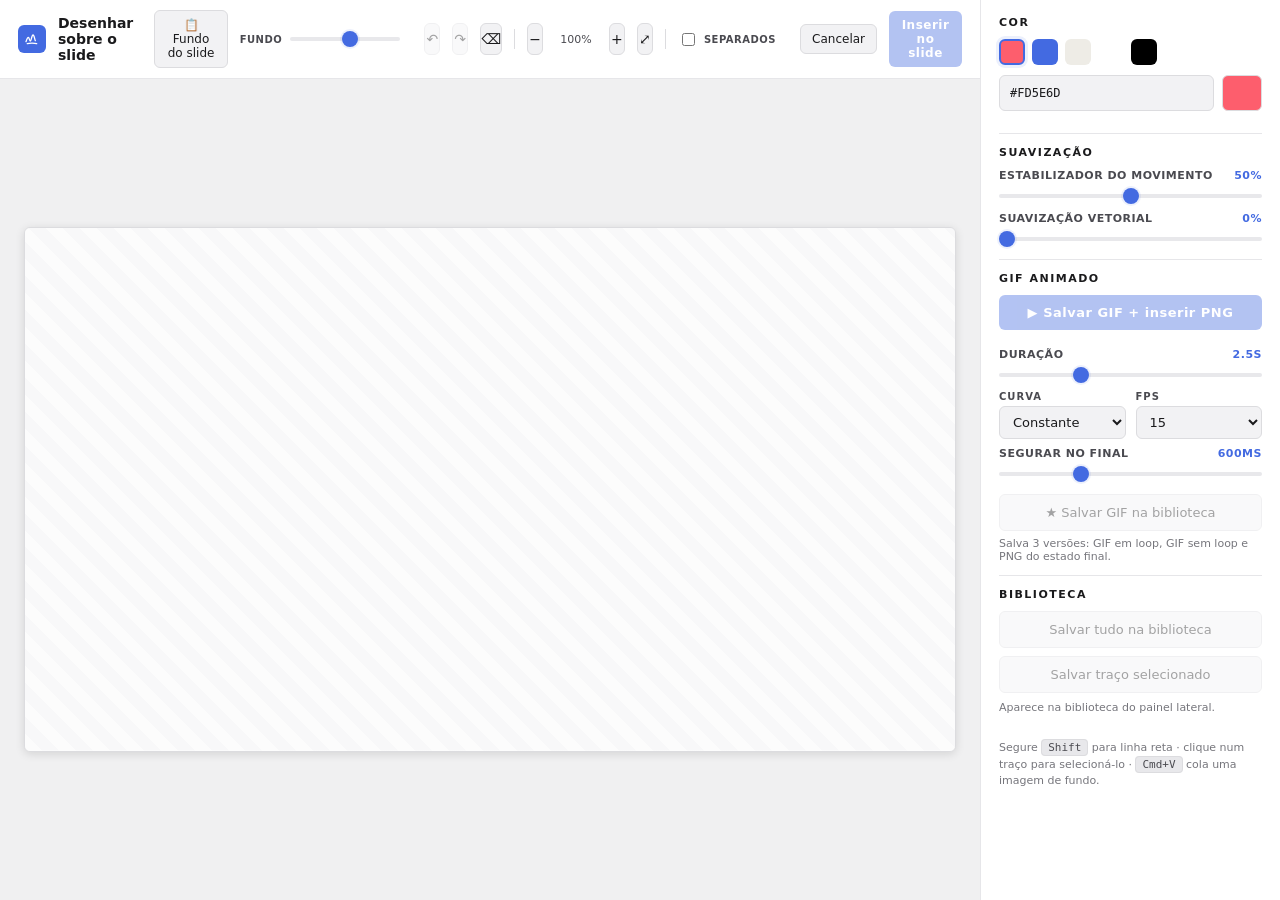
<file: v3-powerpoint-addin/src/dialog/dialog.html>
<!DOCTYPE html>
<html lang="pt-BR">
<head>
  <meta charset="UTF-8" />
  <meta name="viewport" content="width=device-width, initial-scale=1.0" />
  <title>CBA Studio — Tela grande</title>
  <link rel="preconnect" href="https://appsforoffice.microsoft.com" />
  <link rel="stylesheet" href="../taskpane/taskpane.css" />
  <link rel="stylesheet" href="dialog.css" />
</head>
<body>
  <!-- Drawing stage -->
  <div class="stage">
    <div class="stage-bar">
      <div class="logo" aria-hidden="true">
        <svg viewBox="0 0 24 24" fill="none" stroke="currentColor" stroke-width="2" stroke-linecap="round" stroke-linejoin="round"><path d="M3 16c1.2-3.5 2-6.5 3.5-6.5S8 15 9.5 15s2-9 4-9 2.3 6 3.5 8.5"/><path d="M5 19c3-1.2 11-1.2 14 0"/></svg>
      </div>
      <h1>Desenhar sobre o slide</h1>
      <button class="btn" id="bgBtn" title="Usar o slide copiado (Cmd+C) como fundo">📋 Fundo do slide</button>
      <label class="opacity-ctl">Fundo
        <input type="range" id="bgOpacity" min="0" max="100" value="55" aria-label="Opacidade do fundo do slide" />
      </label>
      <span class="spacer"></span>
      <button class="btn icon" id="undoBtn" title="Desfazer">↶</button>
      <button class="btn icon" id="redoBtn" title="Refazer">↷</button>
      <button class="btn icon danger" id="clearBtn" title="Limpar tudo">⌫</button>
      <span class="bar-sep"></span>
      <button class="btn icon" id="zoomOutBtn" title="Diminuir zoom">−</button>
      <span id="zoomLabel" class="zoom-label">100%</span>
      <button class="btn icon" id="zoomInBtn" title="Aumentar zoom">+</button>
      <button class="btn icon" id="zoomFitBtn" title="Ajustar">⤢</button>
      <span class="bar-sep"></span>
      <label class="opacity-ctl" style="gap:6px;"><input type="checkbox" id="insertSeparate" /> Separados</label>
      <span id="dlgStatus" class="dlg-status" role="status" aria-live="polite"></span>
      <button class="btn" id="cancelBtn">Cancelar</button>
      <button class="btn primary" id="insertBtn" disabled>Inserir no slide</button>
    </div>
    <div class="stage-canvas">
      <div class="big-wrap">
        <div class="draw-bg" id="drawBg"></div>
        <canvas id="drawCanvas"></canvas>
      </div>
    </div>
  </div>

  <!-- Controls -->
  <aside class="dlg-panel">
    <section class="sec">
      <div class="sec-head">Cor</div>
      <div class="palette" id="palette"></div>
      <div class="row">
        <input type="text" id="hexInput" class="hex" value="#FD5E6D" maxlength="7" aria-label="Cor em hexadecimal" />
        <label class="pick" id="pickBtn" style="background:#FD5E6D" title="Seletor de cor">
          <input type="color" id="colorPicker" value="#FD5E6D" />
        </label>
      </div>
    </section>

    <section class="sec">
      <div class="sec-head">Suavização</div>
      <div class="slabel"><span>Estabilizador do movimento</span><b id="mouseSmoothVal">50%</b></div>
      <input type="range" id="mouseSmooth" min="0" max="100" value="50" aria-label="Estabilizador do movimento" />
      <div class="slabel"><span>Suavização vetorial</span><b id="vectorSmoothVal">0%</b></div>
      <input type="range" id="vectorSmooth" min="0" max="100" value="0" aria-label="Suavização vetorial" />
    </section>

    <section class="sec">
      <div class="sec-head">GIF animado</div>
      <button class="btn primary block" id="gifBtn" disabled style="margin-bottom:10px;" title="O GIF vai pra biblioteca (loop, sem loop e PNG) e o slide recebe o PNG estático — pra inserir o animado, clique nele na biblioteca do painel.">▶ Salvar GIF + inserir PNG</button>
      <div class="slabel"><span>Duração</span><b id="gifDurVal">2.5s</b></div>
      <input type="range" id="gifDur" min="10" max="60" value="25" aria-label="Duração do GIF" />
      <div class="anim-row2">
        <div class="anim-field">
          <label for="gifEasing">Curva</label>
          <select id="gifEasing">
            <option value="linear">Constante</option>
            <option value="easeIn">Ease-In</option>
            <option value="easeOut">Ease-Out</option>
            <option value="easeInOut">Ease-In-Out</option>
          </select>
        </div>
        <div class="anim-field">
          <label for="gifFps">FPS</label>
          <select id="gifFps">
            <option value="12">12</option>
            <option value="15" selected>15</option>
            <option value="25">25</option>
            <option value="30">30</option>
          </select>
        </div>
      </div>
      <div class="slabel"><span>Segurar no final</span><b id="gifHoldVal">600ms</b></div>
      <input type="range" id="gifHold" min="0" max="2000" value="600" step="50" aria-label="Segurar no final" />
      <button class="btn block" id="saveGifBtn" disabled style="margin-top:12px;">★ Salvar GIF na biblioteca</button>
      <div class="hint-inline" style="margin-top:6px;">Salva 3 versões: GIF em loop, GIF sem loop e PNG do estado final.</div>
    </section>

    <section class="sec">
      <div class="sec-head">Biblioteca</div>
      <button class="btn block" id="saveAllBtn" disabled style="margin-bottom:8px;">Salvar tudo na biblioteca</button>
      <button class="btn block" id="saveSelBtn" disabled title="Clique num traço para selecioná-lo">Salvar traço selecionado</button>
      <div class="hint-inline" style="margin-top:8px;">Aparece na biblioteca do painel lateral.</div>
    </section>

    <div class="hint">Segure <kbd>Shift</kbd> para linha reta · clique num traço para selecioná-lo · <kbd>Cmd+V</kbd> cola uma imagem de fundo.</div>
  </aside>

  <script src="../engine/doodle-engine.js"></script>
  <script src="../shared/controls.js"></script>
  <script src="../shared/library.js"></script>
  <script src="dialog.js"></script>
  <script defer src="https://appsforoffice.microsoft.com/lib/1/hosted/office.js"></script>
</body>
</html>
</file>
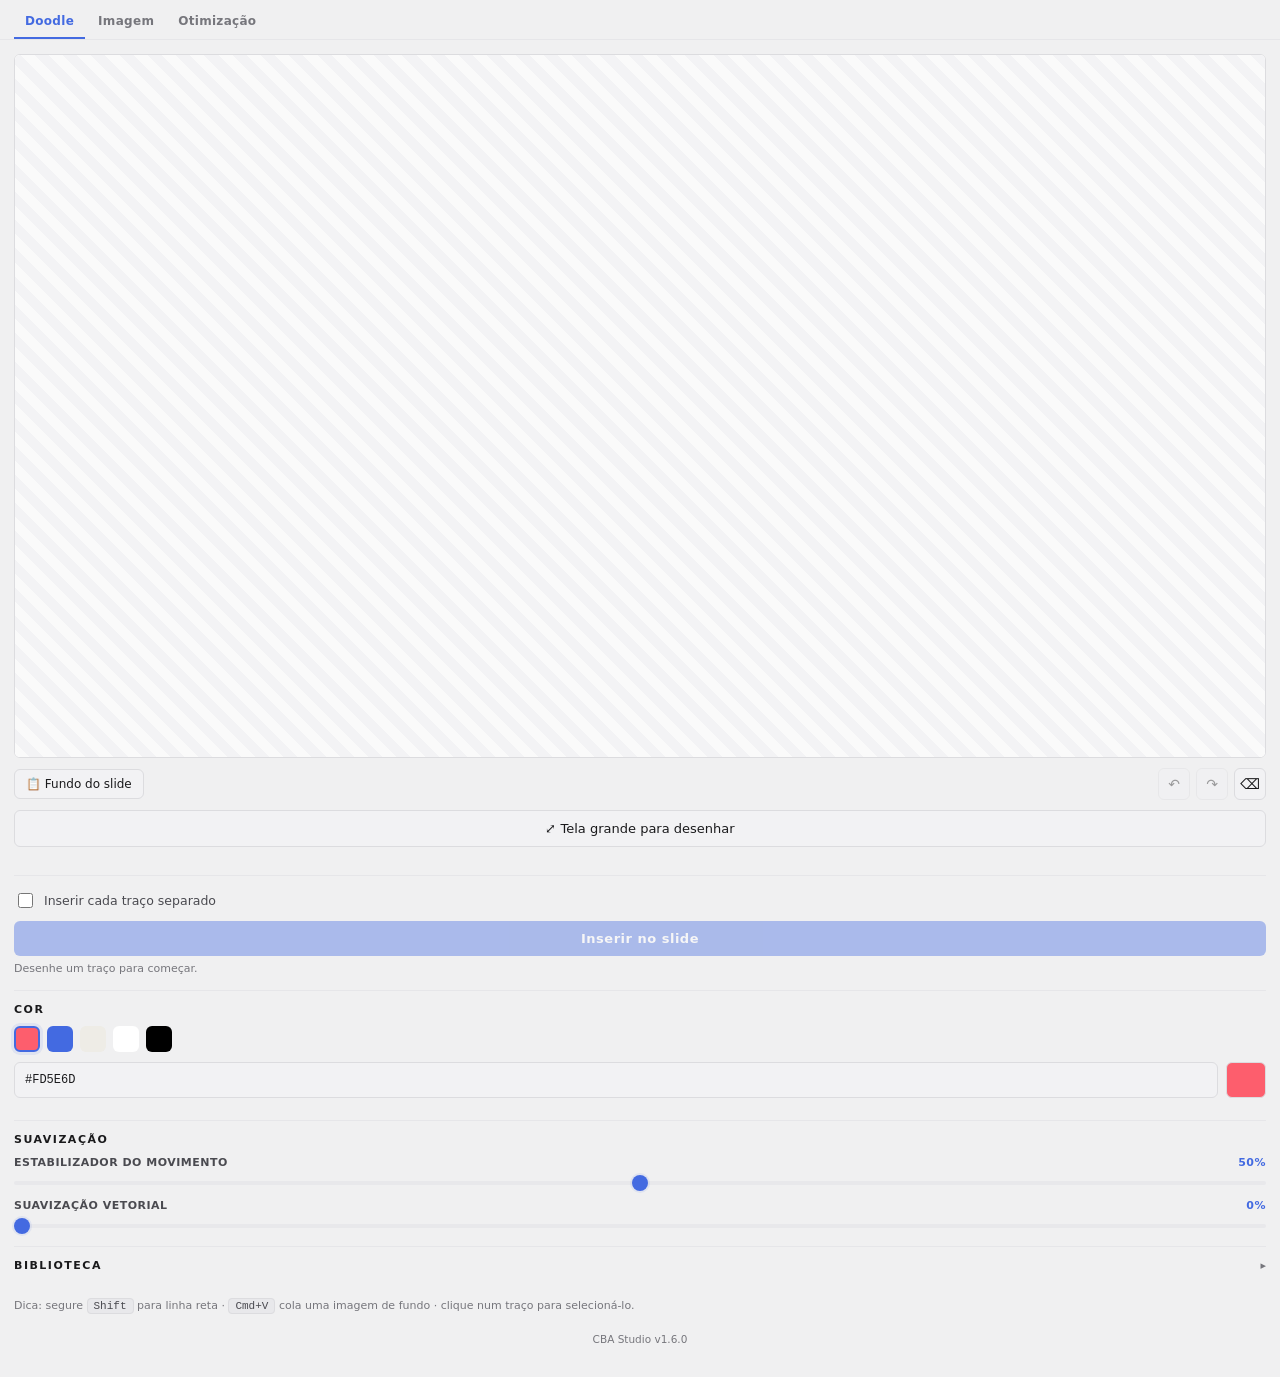
<file: v3-powerpoint-addin/src/taskpane/taskpane.html>
<!DOCTYPE html>
<html lang="pt-BR">
<head>
  <meta charset="UTF-8" />
  <meta name="viewport" content="width=device-width, initial-scale=1.0" />
  <title>CBA Studio — PowerPoint</title>
  <link rel="preconnect" href="https://appsforoffice.microsoft.com" />
  <link rel="stylesheet" href="taskpane.css" />
</head>
<body>
  <!-- Module navigation (top tabs) -->
  <nav class="modnav" id="modnav" role="tablist" aria-label="Módulos">
    <button class="modtab active" data-view="doodle" role="tab" aria-selected="true">Doodle</button>
    <button class="modtab" data-view="image" role="tab" aria-selected="false">Imagem</button>
    <button class="modtab" data-view="optimize" role="tab" aria-selected="false">Otimização</button>
  </nav>

  <!-- ===================== Module: Doodle ===================== -->
  <div class="view" id="view-doodle" role="tabpanel">
  <!-- Drawing surface (slide backdrop + transparent canvas on top) -->
  <div class="draw-wrap" id="drawWrap">
    <div class="draw-bg" id="drawBg"></div>
    <canvas id="drawCanvas"></canvas>
  </div>

  <div class="bar">
    <button class="btn" id="bgBtn" title="Usar o slide como fundo — copie o slide (Cmd+C) antes">📋 Fundo do slide</button>
    <span class="spacer"></span>
    <button class="btn icon" id="undoBtn" title="Desfazer">↶</button>
    <button class="btn icon" id="redoBtn" title="Refazer">↷</button>
    <button class="btn icon danger" id="clearBtn" title="Limpar tudo">⌫</button>
  </div>

  <button class="btn block" id="bigBtn" title="Abrir uma janela ampla para desenhar com o slide ao fundo">⤢ Tela grande para desenhar</button>

  <section class="insert-group">
    <label class="opt-row"><input type="checkbox" id="insertSeparate" /> Inserir cada traço separado</label>
    <button class="btn primary block" id="insertBtn" disabled>Inserir no slide</button>
  </section>
  <div class="status" id="status">Desenhe um traço para começar.</div>

  <!-- Config: Color -->
  <section class="sec">
    <div class="sec-head">Cor</div>
    <div class="palette" id="palette"></div>
    <div class="row">
      <input type="text" id="hexInput" class="hex" value="#FD5E6D" maxlength="7" aria-label="Cor em hexadecimal" />
      <label class="pick" id="pickBtn" style="background:#FD5E6D" title="Seletor de cor">
        <input type="color" id="colorPicker" value="#FD5E6D" />
      </label>
    </div>
  </section>

  <!-- Config: Smoothing -->
  <section class="sec">
    <div class="sec-head">Suavização</div>
    <div class="slabel"><span>Estabilizador do movimento</span><b id="mouseSmoothVal">50%</b></div>
    <input type="range" id="mouseSmooth" min="0" max="100" value="50" aria-label="Estabilizador do movimento" />
    <div class="slabel"><span>Suavização vetorial</span><b id="vectorSmoothVal">0%</b></div>
    <input type="range" id="vectorSmooth" min="0" max="100" value="0" aria-label="Suavização vetorial" />
  </section>

  <!-- Config: Library (collapsible) -->
  <section class="sec lib collapsed" id="libSec">
    <button class="lib-head" id="libHead" aria-expanded="false">
      <span class="sec-head" style="border:0;padding:0;margin:0;">Biblioteca</span>
      <span class="lib-arrow" aria-hidden="true">▸</span>
    </button>
    <div class="lib-body" id="libBody">
      <div class="lib-actions">
        <button class="btn" id="saveAllBtn" disabled title="Salvar o desenho inteiro">Salvar tudo</button>
        <button class="btn" id="saveSelBtn" disabled title="Clique num traço para selecioná-lo, depois salve">Salvar selecionado</button>
      </div>
      <button class="btn block" id="saveGifBtn" disabled title="Salva 3 versões: GIF em loop, GIF sem loop e PNG do estado final" style="margin-bottom:12px;">★ Salvar como GIF</button>
      <div class="lib-grid" id="libGrid"></div>
      <div class="lib-empty" id="libEmpty">Nada salvo ainda. Dê um clique num traço para selecioná-lo, ou salve o desenho inteiro.</div>
    </div>
  </section>

  <div class="hint">Dica: segure <kbd>Shift</kbd> para linha reta · <kbd>Cmd+V</kbd> cola uma imagem de fundo · clique num traço para selecioná-lo.</div>
  </div><!-- /view-doodle -->

  <!-- Tipografia agora vive na faixa "CBA Studio" do ribbon (VBA .ppam),
       instalada por tools/install-doodle-ribbon.command. -->

  <!-- ===================== Module: Imagem ===================== -->
  <div class="view hidden" id="view-image" role="tabpanel">
    <details class="key-box" id="keyBox">
      <summary><span id="keyDot" class="key-dot"></span> Chave Gemini (modo teste) — <span id="keyMode">serviço</span></summary>
      <div class="key-body">
        <div class="img-row" style="margin:8px 0 0;">
          <input type="password" id="geminiKey" class="hex" placeholder="Cole sua API key do Google AI Studio" autocomplete="off" />
        </div>
        <div class="img-row" style="margin:8px 0 0;">
          <button class="btn" id="saveKeyBtn">Salvar chave</button>
          <button class="btn" id="clearKeyBtn">Limpar</button>
        </div>
        <div class="hint-inline" style="margin-top:8px;">A chave fica só no seu navegador (localStorage) e chama o Gemini direto — para testar. Em produção, deixe vazio e use o serviço (chave no servidor).</div>
      </div>
    </details>
    <div class="seg" id="imgModel" role="group" aria-label="Modelo">
      <button class="seg-btn active" data-model="nano2">Nano Banana 2</button>
      <button class="seg-btn" data-model="pro">Pro</button>
    </div>
    <textarea id="imgPrompt" class="img-prompt" rows="3" placeholder="Descreva a imagem (1920×1080)…"></textarea>

    <div class="img-cons-label">Consistência <span>(o que manter ao variar)</span></div>
    <div class="img-chips" id="imgChips"></div>

    <div class="img-row">
      <label class="img-batch">Imagens
        <select id="imgBatch"><option>1</option><option>2</option><option>3</option><option>4</option></select>
      </label>
      <button class="btn" id="imgRefBtn" title="Subir uma imagem de referência de estilo">＋ Referência</button>
      <input type="file" id="imgRefFile" accept="image/*" hidden />
    </div>
    <div class="img-refs" id="imgRefs"></div>
    <div class="ref-role" id="refRole" hidden>
      <span>Esta imagem é:</span>
      <div class="seg">
        <button class="seg-btn active" data-role="style">Referência</button>
        <button class="seg-btn" data-role="edit">Editar</button>
      </div>
    </div>

    <button class="btn primary block" id="imgGenBtn">✦ Melhorar + Gerar</button>
    <div class="status" id="imgStatus">Descreva e gere uma imagem 1920×1080.</div>

    <div class="img-gallery" id="imgGallery"></div>
    <div class="hint">O prompt é melhorado pelo Gemini e enviado direto. A chave fica no servidor — o painel chama os nossos endpoints, nunca o Google direto.</div>
  </div><!-- /view-image -->

  <!-- ===================== Module: Otimização ===================== -->
  <div class="view hidden" id="view-optimize" role="tabpanel">
    <button class="btn primary block" id="imgaRun" title="Lista as imagens do arquivo por peso (baixa o arquivo em fatias — pode demorar em decks grandes)">Analisar imagens do arquivo</button>
    <div class="status" id="imgaSummary">Clique em Analisar para listar as imagens por peso. Depois clique numa imagem para vê-la e otimizá-la.</div>
    <button class="btn block" id="imgaSelected" title="Selecione uma imagem no slide e clique aqui — mostra o tamanho/peso dela e deixa otimizar/substituir">↪ Inspecionar a imagem selecionada no slide</button>
    <div class="imga-bulk hidden" id="imgaBulk">
      <button class="btn primary" id="imgaDownloadAll" title="Baixa todas as imagens do arquivo num único ZIP, para você reduzir fora e recolocar com Substituir">Baixar todas (ZIP)</button>
      <button class="btn" id="imgaOptAll" title="Otimiza todas as imagens do arquivo de uma vez e cola cada uma por cima da original">Otimizar todas</button>
    </div>
    <div class="status hidden" id="imgaAllStatus"></div>

    <!-- Detalhe da imagem selecionada -->
    <section class="imga-detail hidden" id="imgaDetail">
      <div class="imga-preview" id="imgaPreview"><span class="imga-preview-ph">Pré-visualização</span></div>
      <div class="imga-detail-meta" id="imgaMeta"></div>
      <div class="imga-level-label">Otimização <span>(preserva recorte, posição e proporção)</span></div>
      <div class="seg" id="imgaLevel" role="group" aria-label="Nível de otimização">
        <button class="seg-btn active" data-level="fiel" title="Mantém a resolução original da parte visível — só recomprime. Perda mínima.">Fiel</button>
        <button class="seg-btn" data-level="equilibrado" title="Até 2× o tamanho exibido — bom para tela">Equilibrado</button>
        <button class="seg-btn" data-level="compacto" title="Peso mínimo (mais compressão)">Compacto</button>
      </div>
      <div class="imga-actions">
        <button class="btn primary" id="imgaOpt" title="Reduz no navegador e cola por cima da original, no mesmo lugar/tamanho.">Otimizar</button>
        <button class="btn" id="imgaReplace" title="Escolhe um arquivo do seu PC e cola por cima da original, no mesmo lugar.">Substituir…</button>
      </div>
      <input type="file" id="imgaReplaceFile" accept="image/*" hidden />
      <div class="status" id="imgaOptStatus"></div>
    </section>

    <div class="imga-list" id="imgaList"></div>
    <div class="hint">Otimizar/Substituir <b>colam por cima</b> da original (mesmo lugar, mantendo o recorte) — a original fica atrás; apague-a para reduzir o arquivo. <b>Baixar todas</b> salva as imagens num ZIP pra você reduzir fora e recolocar com <b>Substituir</b>. Vetores (SVG/EMF) não são convertidos.</div>
  </div><!-- /view-optimize -->

  <div class="verline" id="verLine"></div>

  <!-- UI + drawing run immediately; office.js loads deferred so it never blocks first paint.
       A tag fica ANTES dos scripts clássicos: o fetch começa cedo e o elemento já existe
       quando taskpane.js registra o listener de load (defer só executa depois deles). -->
  <script defer id="officeJs" src="https://appsforoffice.microsoft.com/lib/1/hosted/office.js"></script>
  <script src="../engine/doodle-engine.js"></script>
  <script src="../shared/controls.js"></script>
  <script src="../shared/library.js"></script>
  <script src="../shared/presets.js"></script>
  <script src="../office/office-bridge.js"></script>
  <script src="../shared/modules.js"></script>
  <script src="../shared/img-library.js"></script>
  <script src="../shared/img-gallery.js"></script>
  <script src="../shared/gemini.js"></script>
  <script src="../modules/image-gen.js"></script>
  <script src="../modules/img-audit.js"></script>
  <script src="taskpane.js"></script>
</body>
</html>
</file>
<file: v3-powerpoint-addin/src/taskpane/taskpane.css>
:root {
  --bg: #F0F0F1;
  --surface: #FFFFFF;
  --surface-2: #F2F2F4;
  --surface-3: #E8E8EB;
  --border: #DCDCDF;
  --border-2: #E6E6E9;
  --text: #1A1A1C;
  --muted: #76767C;
  --muted-2: #4A4A50;
  --accent: #436AE1;
  --accent-2: #5A7DE8;
  --accent-soft: rgba(67,106,225,0.10);
  --danger: #C03040;
  --radius: 6px;
  --radius-sm: 4px;
}
* { box-sizing: border-box; }
html, body {
  margin: 0; padding: 0;
  background: var(--bg); color: var(--text);
  font-family: ui-sans-serif, system-ui, -apple-system, "Segoe UI", Roboto, sans-serif;
  -webkit-font-smoothing: antialiased;
  font-size: 13px;
}
body { padding: 12px 14px 24px; }

/* Header */
.topbar { display: flex; align-items: center; gap: 10px; margin-bottom: 12px; }
.logo { width: 32px; height: 32px; border-radius: var(--radius); background: var(--accent); color: #fff; display: grid; place-items: center; flex-shrink: 0; }
.logo svg { width: 18px; height: 18px; fill: none; stroke: currentColor; stroke-width: 2; stroke-linecap: round; stroke-linejoin: round; }
.topbar h1 { margin: 0; font-size: 14px; font-weight: 800; letter-spacing: 0.3px; display: flex; align-items: center; gap: 7px; }
.topbar small { color: var(--muted); font-size: 10px; letter-spacing: 0.5px; }
.pill { font-size: 9px; letter-spacing: 1px; padding: 2px 6px; border-radius: 999px; background: var(--accent); color: #fff; font-weight: 700; }

/* Drawing surface */
.draw-wrap { position: relative; width: 100%; aspect-ratio: 16 / 9; border: 1px solid var(--border); border-radius: var(--radius); overflow: hidden; background: #fff; }
.draw-bg { position: absolute; inset: 0; background-position: center; background-size: contain; background-repeat: no-repeat; background-color: #fff;
  background-image: repeating-linear-gradient(45deg, #fafafa 0 10px, #f3f3f5 10px 20px); }
.draw-wrap canvas { position: absolute; inset: 0; width: 100%; height: 100%; touch-action: none; cursor: crosshair; }

/* Toolbar */
.bar { display: flex; align-items: center; gap: 6px; margin: 10px 0; }
.spacer { flex: 1; }
.btn { display: inline-flex; align-items: center; justify-content: center; gap: 6px; background: var(--surface-2); border: 1px solid var(--border); color: var(--text); padding: 7px 11px; border-radius: var(--radius); font-size: 12px; cursor: pointer; font-family: inherit; transition: all .12s; }
.btn:hover:not(:disabled) { border-color: var(--accent); color: var(--accent); background: var(--accent-soft); }
.btn:disabled { opacity: .4; cursor: default; }
.btn.icon { width: 32px; height: 32px; padding: 0; font-size: 14px; }
.btn.danger:hover:not(:disabled) { border-color: #E8B0B8; color: var(--danger); background: transparent; }
.btn.primary { background: var(--accent); color: #fff; border: none; font-weight: 800; letter-spacing: .5px; }
.btn.primary:hover:not(:disabled) { background: var(--accent-2); color: #fff; }
.btn.block { width: 100%; padding: 10px; font-size: 13px; }
#bigBtn { margin-bottom: 12px; }
.opt-row { display: flex; align-items: center; gap: 8px; font-size: 12.5px; color: var(--muted-2); margin: 0 0 10px; cursor: pointer; user-select: none; }
.opt-row input { width: 15px; height: 15px; accent-color: var(--accent); cursor: pointer; flex-shrink: 0; }
.hint-inline { color: var(--muted); font-size: 11px; }
.insert-group { margin-top: 16px; padding-top: 14px; border-top: 1px solid var(--border-2); }
.insert-group #gifBtn { margin-top: 10px; }
.gif-opts { margin-top: 10px; }
.gif-opts .opt-row { margin: 0 0 6px; }
.status { font-size: 11px; color: var(--muted); margin: 6px 0 14px; min-height: 14px; }
.status.ok { color: var(--accent); font-weight: 600; }
.status.warn { color: var(--danger); }

/* Sections */
.sec { padding: 12px 0; border-top: 1px solid var(--border-2); }
.sec-head { font-size: 11px; font-weight: 700; letter-spacing: 1.5px; text-transform: uppercase; color: var(--text); margin-bottom: 10px; }
.row { display: grid; grid-template-columns: 1fr auto; gap: 8px; margin-bottom: 10px; }
.hex { background: var(--surface-2); border: 1px solid var(--border); border-radius: var(--radius); padding: 8px 10px; color: var(--text); font-family: ui-monospace, Menlo, Consolas, monospace; font-size: 12px; outline: none; width: 100%; }
.hex:focus-visible { border-color: var(--accent); box-shadow: 0 0 0 3px var(--accent-soft); }
.pick { position: relative; width: 40px; height: 36px; border-radius: var(--radius); border: 1px solid var(--border); cursor: pointer; overflow: hidden; }
.pick input[type=color] { position: absolute; inset: 0; width: 100%; height: 100%; opacity: 0; cursor: pointer; border: none; }
.palette { display: flex; flex-wrap: wrap; gap: 7px; margin-bottom: 10px; }
.swatch { width: 26px; height: 26px; border-radius: var(--radius); cursor: pointer; border: 2px solid transparent; transition: transform .1s; }
.swatch:hover { transform: scale(1.06); }
.swatch.active { border-color: var(--accent); box-shadow: 0 0 0 3px var(--accent-soft); }

.slabel { display: flex; justify-content: space-between; align-items: center; font-size: 11px; letter-spacing: .5px; color: var(--muted-2); text-transform: uppercase; font-weight: 700; margin: 8px 0 4px; }
.slabel b { color: var(--accent); font-variant-numeric: tabular-nums; }
input[type=range] { -webkit-appearance: none; appearance: none; width: 100%; height: 4px; background: var(--surface-3); border-radius: 4px; outline: none; margin: 2px 0 6px; }
input[type=range]::-webkit-slider-thumb { -webkit-appearance: none; appearance: none; width: 16px; height: 16px; border-radius: 50%; background: var(--accent); cursor: pointer; box-shadow: 0 0 0 2px var(--accent-soft); }
input[type=range]:focus-visible { box-shadow: 0 0 0 3px var(--accent-soft); border-radius: 6px; }

.fault-grid { display: grid; grid-template-columns: repeat(2, 1fr); gap: 6px; margin-bottom: 6px; }
.fault-btn { background: var(--surface-2); border: 1px solid var(--border); color: var(--muted-2); padding: 8px 4px; border-radius: var(--radius-sm); font-size: 11px; letter-spacing: .5px; text-transform: uppercase; font-weight: 700; cursor: pointer; font-family: inherit; transition: all .12s; }
.fault-btn:hover { border-color: var(--muted); color: var(--text); }
.fault-btn.active { background: var(--accent-soft); border-color: var(--accent); color: var(--accent); }

.hint { font-size: 11px; color: var(--muted); margin-top: 14px; line-height: 1.5; }
.hint kbd { background: var(--surface-3); border: 1px solid var(--border); border-radius: 4px; padding: 1px 6px; font-family: ui-monospace, monospace; font-size: 11px; color: var(--muted-2); }

/* ---------------- Library (collapsible) ---------------- */
.lib-head { display: flex; align-items: center; justify-content: space-between; width: 100%; background: none; border: 0; padding: 0; margin: 0 0 10px; cursor: pointer; color: var(--text); font-family: inherit; }
.lib-arrow { color: var(--muted); font-size: 11px; transition: transform .12s; }
.lib.collapsed .lib-arrow { transform: rotate(0deg); }
.lib:not(.collapsed) .lib-arrow { transform: rotate(90deg); }
.lib.collapsed .lib-head { margin-bottom: 0; }
.lib.collapsed .lib-body { display: none; }
.lib-actions { display: grid; grid-template-columns: 1fr 1fr; gap: 8px; margin-bottom: 12px; }
.lib-actions .btn { font-size: 11.5px; padding: 7px 6px; }
.lib-grid { display: grid; grid-template-columns: repeat(3, 1fr); gap: 8px; }
.lib-grid:empty { display: none; }
.lib-item { position: relative; aspect-ratio: 1 / 1; border: 1px solid var(--border); border-radius: var(--radius); background: #fff; overflow: hidden; cursor: pointer; transition: border-color .12s; }
.lib-item:hover { border-color: var(--accent); }
.lib-item img { width: 100%; height: 100%; object-fit: contain; padding: 4px; display: block; }
.lib-badge { position: absolute; top: 3px; left: 3px; background: var(--accent); color: #fff; font-size: 8px; font-weight: 800; letter-spacing: .6px; padding: 1px 4px; border-radius: 3px; line-height: 1.5; pointer-events: none; }
.lib-badge-png { background: var(--muted); }
.lib-del { position: absolute; top: 2px; right: 2px; width: 18px; height: 18px; border-radius: 4px; border: 0; background: rgba(255,255,255,.85); color: var(--muted-2); font-size: 12px; line-height: 1; cursor: pointer; display: none; align-items: center; justify-content: center; }
.lib-item:hover .lib-del { display: flex; }
.lib-del:hover { background: var(--danger); color: #fff; }
.lib-empty { font-size: 11px; color: var(--muted); line-height: 1.5; }
.lib-grid:not(:empty) + .lib-empty { display: none; }

/* fundo azul da marca quando TODOS os traços são neutros claros (branco/cinza/
   bege) — sem isso o preview some no card branco */
.lib-item.tint-azul { background: #436AE1; }
.lib-item.tint-azul .lib-del { background: rgba(255,255,255,.92); }

/* ⧉ copiar código do doodle (vira preset via repo) — par do × de excluir */
.lib-copy { position: absolute; bottom: 2px; right: 2px; width: 18px; height: 18px; border-radius: 4px; border: 0; background: rgba(255,255,255,.85); color: var(--muted-2); font-size: 11px; line-height: 1; cursor: pointer; display: none; align-items: center; justify-content: center; }
.lib-item:hover .lib-copy { display: flex; }
.lib-copy:hover { background: var(--accent); color: #fff; }

/* separadores "Doodles B+G" / "Meus doodles" na grade */
.lib-sep { grid-column: 1 / -1; font-size: 10px; font-weight: 800; letter-spacing: .8px; text-transform: uppercase; color: var(--muted); margin: 4px 0 -2px; }

/* ---------------- Module navigation (top tabs) ---------------- */
.modnav { position: sticky; top: 0; z-index: 5; display: flex; gap: 2px; margin: -12px -14px 14px; padding: 8px 14px 0; background: var(--bg); border-bottom: 1px solid var(--border-2); }
.modtab { appearance: none; background: none; border: 0; border-bottom: 2px solid transparent; padding: 6px 11px 9px; font-family: inherit; font-size: 12px; font-weight: 700; letter-spacing: .3px; color: var(--muted); cursor: pointer; transition: color .12s, border-color .12s; }
.modtab:hover { color: var(--text); }
.modtab.active { color: var(--accent); border-bottom-color: var(--accent); }
.view.hidden { display: none; }
.hidden { display: none !important; }

/* Tipografia agora vive na faixa "CBA Studio" do ribbon (VBA .ppam) —
   o módulo de tipografia foi removido do add-in. */
.macro-steps kbd, .hint-inline kbd, .mod-intro kbd { background: var(--surface-3); border: 1px solid var(--border); border-radius: 4px; padding: 0 5px; font-family: ui-monospace, monospace; font-size: 10.5px; color: var(--muted-2); }
.macro-run { display: flex; align-items: center; justify-content: space-between; gap: 10px; border: 1px solid var(--border); border-radius: var(--radius); background: var(--surface); padding: 9px 11px; margin-top: 8px; }
.macro-name { font-family: ui-monospace, Menlo, monospace; font-size: 12px; font-weight: 700; color: var(--accent); }
.macro-desc { font-size: 11px; color: var(--muted); margin-top: 2px; }
.macro-copy { flex-shrink: 0; font-size: 11.5px; }

/* ---------------- Image module ---------------- */
.key-box { border: 1px solid var(--border-2); border-radius: var(--radius); background: var(--surface); margin-bottom: 12px; }
.key-box summary { cursor: pointer; padding: 9px 12px; font-size: 12px; font-weight: 600; color: var(--muted-2); list-style: none; display: flex; align-items: center; gap: 7px; }
.key-box summary::-webkit-details-marker { display: none; }
.key-dot { width: 8px; height: 8px; border-radius: 999px; background: var(--muted); flex-shrink: 0; }
.key-dot.on { background: #2BA84A; }
.key-body { padding: 0 12px 12px; }
.seg { display: inline-flex; border: 1px solid var(--border); border-radius: var(--radius); overflow: hidden; margin: 4px 0 12px; }
.seg-btn { appearance: none; background: var(--surface-2); border: 0; border-right: 1px solid var(--border); padding: 7px 14px; font-family: inherit; font-size: 12px; font-weight: 700; color: var(--muted-2); cursor: pointer; }
.seg-btn:last-child { border-right: 0; }
.seg-btn.active { background: var(--accent); color: #fff; }
.img-prompt { width: 100%; background: var(--surface); border: 1px solid var(--border); border-radius: var(--radius); padding: 10px; font-family: inherit; font-size: 13px; color: var(--text); resize: vertical; outline: none; }
.img-prompt:focus-visible { border-color: var(--accent); box-shadow: 0 0 0 3px var(--accent-soft); }
.img-cons-label { font-size: 11px; font-weight: 700; letter-spacing: .8px; text-transform: uppercase; color: var(--text); margin: 14px 0 8px; }
.img-cons-label span { font-weight: 500; letter-spacing: 0; text-transform: none; color: var(--muted); }
.img-chips { display: flex; flex-wrap: wrap; gap: 6px; }
.chip { appearance: none; background: var(--surface-2); border: 1px solid var(--border); border-radius: 999px; padding: 5px 11px; font-family: inherit; font-size: 12px; color: var(--muted-2); cursor: pointer; transition: all .12s; }
.chip:hover { border-color: var(--accent); color: var(--accent); }
.chip.on { background: var(--accent); border-color: var(--accent); color: #fff; }
.img-row { display: flex; align-items: center; gap: 10px; margin: 14px 0 10px; }
.img-batch { font-size: 12px; color: var(--muted-2); display: flex; align-items: center; gap: 6px; }
.img-batch select { background: var(--surface-2); border: 1px solid var(--border); border-radius: var(--radius); padding: 5px 7px; font-family: inherit; font-size: 12px; color: var(--text); }
.img-row .btn { margin-left: auto; }
.img-refs { display: grid; grid-template-columns: repeat(4, 1fr); gap: 6px; margin-bottom: 12px; }
.img-refs:empty { display: none; }
.ref-item { position: relative; aspect-ratio: 16/9; border: 2px solid var(--border); border-radius: var(--radius); overflow: hidden; cursor: pointer; background: #fff; }
.ref-item.on { border-color: var(--accent); }
.ref-item img { width: 100%; height: 100%; object-fit: cover; display: block; }
.ref-item .lib-del { display: flex; }   /* always show the remove (×) on references */
.ref-role { display: flex; align-items: center; gap: 10px; margin: 0 0 12px; font-size: 12px; color: var(--muted-2); }
.ref-role[hidden] { display: none; }
.ref-role .seg { margin: 0; }
.ref-role .seg-btn { padding: 5px 11px; }
.img-gallery { display: flex; flex-direction: column; gap: 12px; margin-top: 14px; }
.gen-card { position: relative; border: 1px solid var(--border); border-radius: var(--radius); overflow: hidden; background: var(--surface); }
.gen-card img { width: 100%; aspect-ratio: 16/9; object-fit: cover; display: block; }
.gen-card .lib-del { display: flex; width: 22px; height: 22px; font-size: 14px; }
.gen-actions { display: flex; gap: 6px; padding: 8px; }
.gen-actions .btn { flex: 1; font-size: 11.5px; padding: 6px 4px; }

/* Otimização — lista de imagens do arquivo */
.imga-bulk { display: flex; gap: 8px; margin: 8px 0 0; }
.imga-bulk .btn { flex: 1; }
.imga-actions { display: flex; gap: 8px; }
.imga-actions .btn { flex: 1; }
.imga-list { display: flex; flex-direction: column; gap: 6px; margin: 12px 0 4px; }
.imga-list:empty { display: none; }
.imga-item { display: flex; align-items: center; gap: 8px; width: 100%; text-align: left; background: var(--surface); border: 1px solid var(--border); border-radius: var(--radius-sm); padding: 6px 8px; font-family: inherit; cursor: pointer; }
.imga-item:hover { border-color: var(--accent-2); }
.imga-item.on { border-color: var(--accent); background: var(--accent-soft); }
.imga-badge { flex: 0 0 auto; font-size: 9.5px; font-weight: 700; letter-spacing: .04em; color: var(--muted); border: 1px solid var(--border); border-radius: var(--radius-sm); padding: 3px 5px; min-width: 34px; text-align: center; background: var(--bg); }
.imga-info { flex: 1 1 auto; font-size: 11.5px; color: var(--text); }
.imga-info b { font-weight: 700; }

/* Otimização — card de detalhe da imagem selecionada */
.imga-detail { margin: 12px 0 14px; padding: 12px; border: 1px solid var(--border); border-radius: var(--radius); background: var(--surface); }
.imga-detail.hidden { display: none; }
.imga-preview { display: grid; place-items: center; width: 100%; min-height: 120px; max-height: 220px; overflow: hidden; border-radius: var(--radius-sm); background: repeating-conic-gradient(var(--surface-3) 0% 25%, var(--surface) 0% 50%) 50% / 18px 18px; margin-bottom: 10px; }
.imga-preview img { max-width: 100%; max-height: 220px; display: block; object-fit: contain; }
.imga-preview-ph { font-size: 11px; color: var(--muted); padding: 24px 8px; }
.imga-detail-meta { font-size: 11.5px; color: var(--muted-2); margin-bottom: 12px; }
.imga-detail-meta b { color: var(--text); font-weight: 700; }
.imga-level-label { font-size: 12px; color: var(--muted-2); margin-bottom: 6px; }
.imga-level-label span { color: var(--muted); }
.imga-detail .seg { margin: 0 0 12px; }

.verline { font-size: 10.5px; color: var(--muted); text-align: center; margin: 18px 0 8px; }
.verline.warn { color: var(--text); }
.verline b { font-weight: 700; }

@media (prefers-reduced-motion: reduce) {
  * { transition: none !important; }
  .swatch:hover { transform: none; }
}
</file>
<file: v3-powerpoint-addin/src/dialog/dialog.css>
/* Big-canvas dialog layout (reuses tokens + control styles from taskpane.css) */
html, body { height: 100%; }
body { padding: 0; overflow: hidden; display: flex; }

.stage { flex: 1; display: flex; flex-direction: column; min-width: 0; background: var(--bg); }
.stage-bar { display: flex; align-items: center; gap: 12px; padding: 10px 18px; border-bottom: 1px solid var(--border-2); background: var(--surface); }
.stage-bar .logo { width: 28px; height: 28px; }
.stage-bar .logo svg { width: 16px; height: 16px; }
.stage-bar h1 { margin: 0; font-size: 14px; font-weight: 800; display: flex; align-items: center; gap: 7px; }
.stage-bar .spacer { flex: 1; }
.opacity-ctl { display: flex; align-items: center; gap: 8px; font-size: 10px; color: var(--muted-2); text-transform: uppercase; letter-spacing: .5px; font-weight: 700; }
.opacity-ctl input[type=range] { width: 110px; margin: 0; }

.stage-canvas { flex: 1; display: grid; place-items: center; padding: 24px; overflow: auto; }
.big-wrap { position: relative; width: 100%; max-width: min(100%, calc((100vh - 150px) * 16 / 9)); aspect-ratio: 16 / 9; border: 1px solid var(--border); border-radius: var(--radius); overflow: hidden; background: #fff; box-shadow: 0 2px 10px rgba(0,0,0,.12); }
.big-wrap .draw-bg { position: absolute; inset: 0; background-position: center; background-size: contain; background-repeat: no-repeat; background-color: #fff;
  background-image: repeating-linear-gradient(45deg, #fafafa 0 12px, #f3f3f5 12px 24px); }
.big-wrap canvas { position: absolute; inset: 0; width: 100%; height: 100%; touch-action: none; cursor: crosshair; }

.dlg-panel { width: 300px; flex-shrink: 0; border-left: 1px solid var(--border-2); background: var(--surface); overflow-y: auto; padding: 16px 18px 32px; }
.dlg-panel .sec:first-of-type { border-top: none; padding-top: 0; }

/* GIF animation controls (selects) */
.anim-row2 { display: grid; grid-template-columns: 1fr 1fr; gap: 10px; margin-top: 8px; }
.anim-field label { display: block; font-size: 10px; letter-spacing: 1px; text-transform: uppercase; color: var(--muted-2); font-weight: 700; margin-bottom: 4px; }
.dlg-panel select { width: 100%; background: var(--surface-2); border: 1px solid var(--border); color: var(--text); border-radius: var(--radius); padding: 7px 9px; font-size: 13px; font-family: inherit; outline: none; cursor: pointer; }
.dlg-panel select:focus-visible { border-color: var(--accent); box-shadow: 0 0 0 3px var(--accent-soft); }

/* Stage-bar zoom + separators */
.bar-sep { width: 1px; height: 20px; background: var(--border); flex-shrink: 0; }

/* Status do envio (Conectando… / Inserindo… / erros) */
.dlg-status { font-size: 12px; font-weight: 700; color: var(--muted-2); max-width: 260px; white-space: nowrap; overflow: hidden; text-overflow: ellipsis; }
.dlg-status.err { color: var(--danger); white-space: normal; }
.zoom-label { font-size: 11px; color: var(--muted-2); min-width: 42px; text-align: center; font-variant-numeric: tabular-nums; }

/* Zoom transform on the canvas wrap */
.big-wrap { transition: transform .12s ease; transform-origin: center center; }

/* Image-edit dialog: image under a solid-brush markup canvas */
.edit-img { position: absolute; inset: 0; width: 100%; height: 100%; object-fit: contain; background: #fff; }
.stage-bar input[type=color] { width: 30px; height: 28px; padding: 0; border: 1px solid var(--border); border-radius: var(--radius); background: none; cursor: pointer; }
</file>
